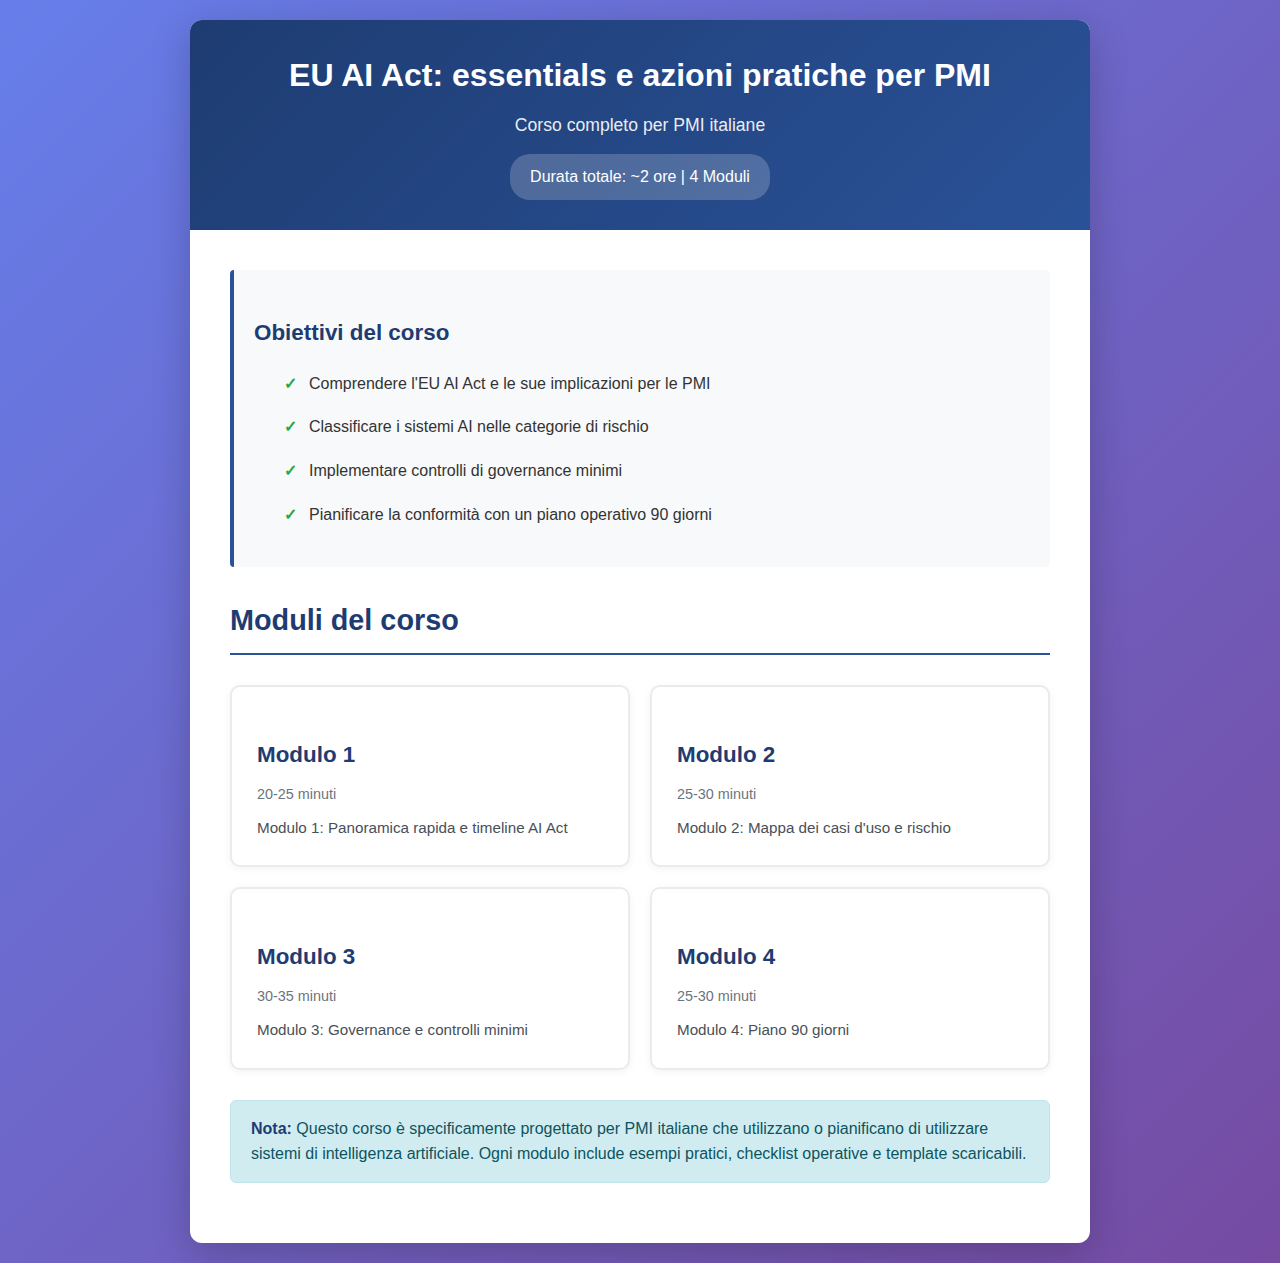
<file: output/eu-ai-act-pmi/index.html>
<!DOCTYPE html>
<html lang="it">
<head>
    <meta charset="UTF-8">
    <meta name="viewport" content="width=device-width, initial-scale=1.0">
    <title>EU AI Act: essentials e azioni pratiche per PMI</title>
    <link rel="stylesheet" href="styles.css">
    <script src="scorm_api.js"></script>
</head>
<body>
    <div class="container">
        <div class="header">
            <h1>EU AI Act: essentials e azioni pratiche per PMI</h1>
            <div class="subtitle">Corso completo per PMI italiane</div>
            <div class="progress-indicator">Durata totale: ~2 ore | 4 Moduli</div>
        </div>

        <div class="content">
            <div class="module-info">
                <h3>Obiettivi del corso</h3>
                <ul>
                    <li>Comprendere l'EU AI Act e le sue implicazioni per le PMI</li>
                    <li>Classificare i sistemi AI nelle categorie di rischio</li>
                    <li>Implementare controlli di governance minimi</li>
                    <li>Pianificare la conformità con un piano operativo 90 giorni</li>
                </ul>
            </div>

            <h2>Moduli del corso</h2>
            <div class="module-grid">
                
        <a href="modulo1.html" class="module-card">
            <h3>Modulo 1</h3>
            <div class="duration">20-25 minuti</div>
            <div class="description">Modulo 1: Panoramica rapida e timeline AI Act</div>
        </a>
        <a href="modulo2.html" class="module-card">
            <h3>Modulo 2</h3>
            <div class="duration">25-30 minuti</div>
            <div class="description">Modulo 2: Mappa dei casi d'uso e rischio</div>
        </a>
        <a href="modulo3.html" class="module-card">
            <h3>Modulo 3</h3>
            <div class="duration">30-35 minuti</div>
            <div class="description">Modulo 3: Governance e controlli minimi</div>
        </a>
        <a href="modulo4.html" class="module-card">
            <h3>Modulo 4</h3>
            <div class="duration">25-30 minuti</div>
            <div class="description">Modulo 4: Piano 90 giorni</div>
        </a>
            </div>

            <div class="info-box">
                <strong>Nota:</strong> Questo corso è specificamente progettato per PMI italiane che utilizzano o pianificano di utilizzare sistemi di intelligenza artificiale. Ogni modulo include esempi pratici, checklist operative e template scaricabili.
            </div>
        </div>
    </div>

    <script>
        window.addEventListener('load', function() {
            initializeSCORM();
        });
    </script>
</body>
</html>
</file>
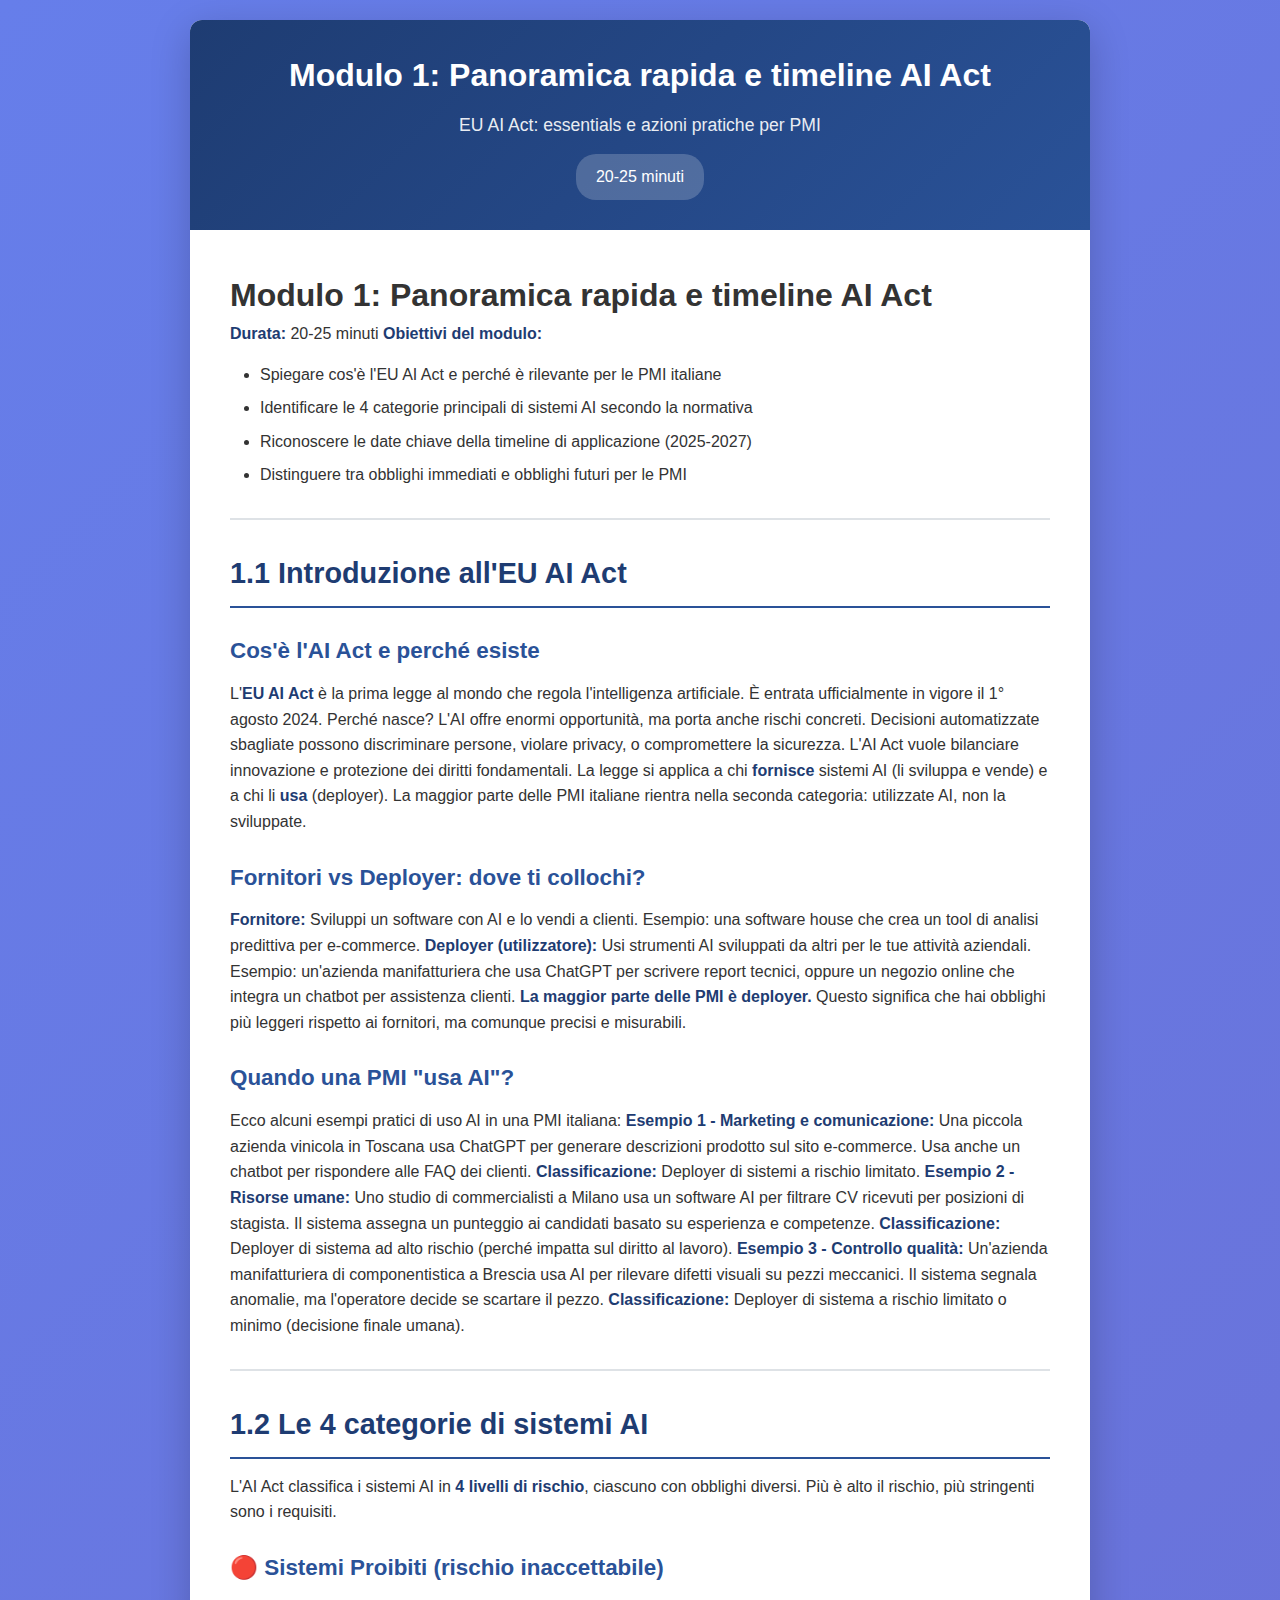
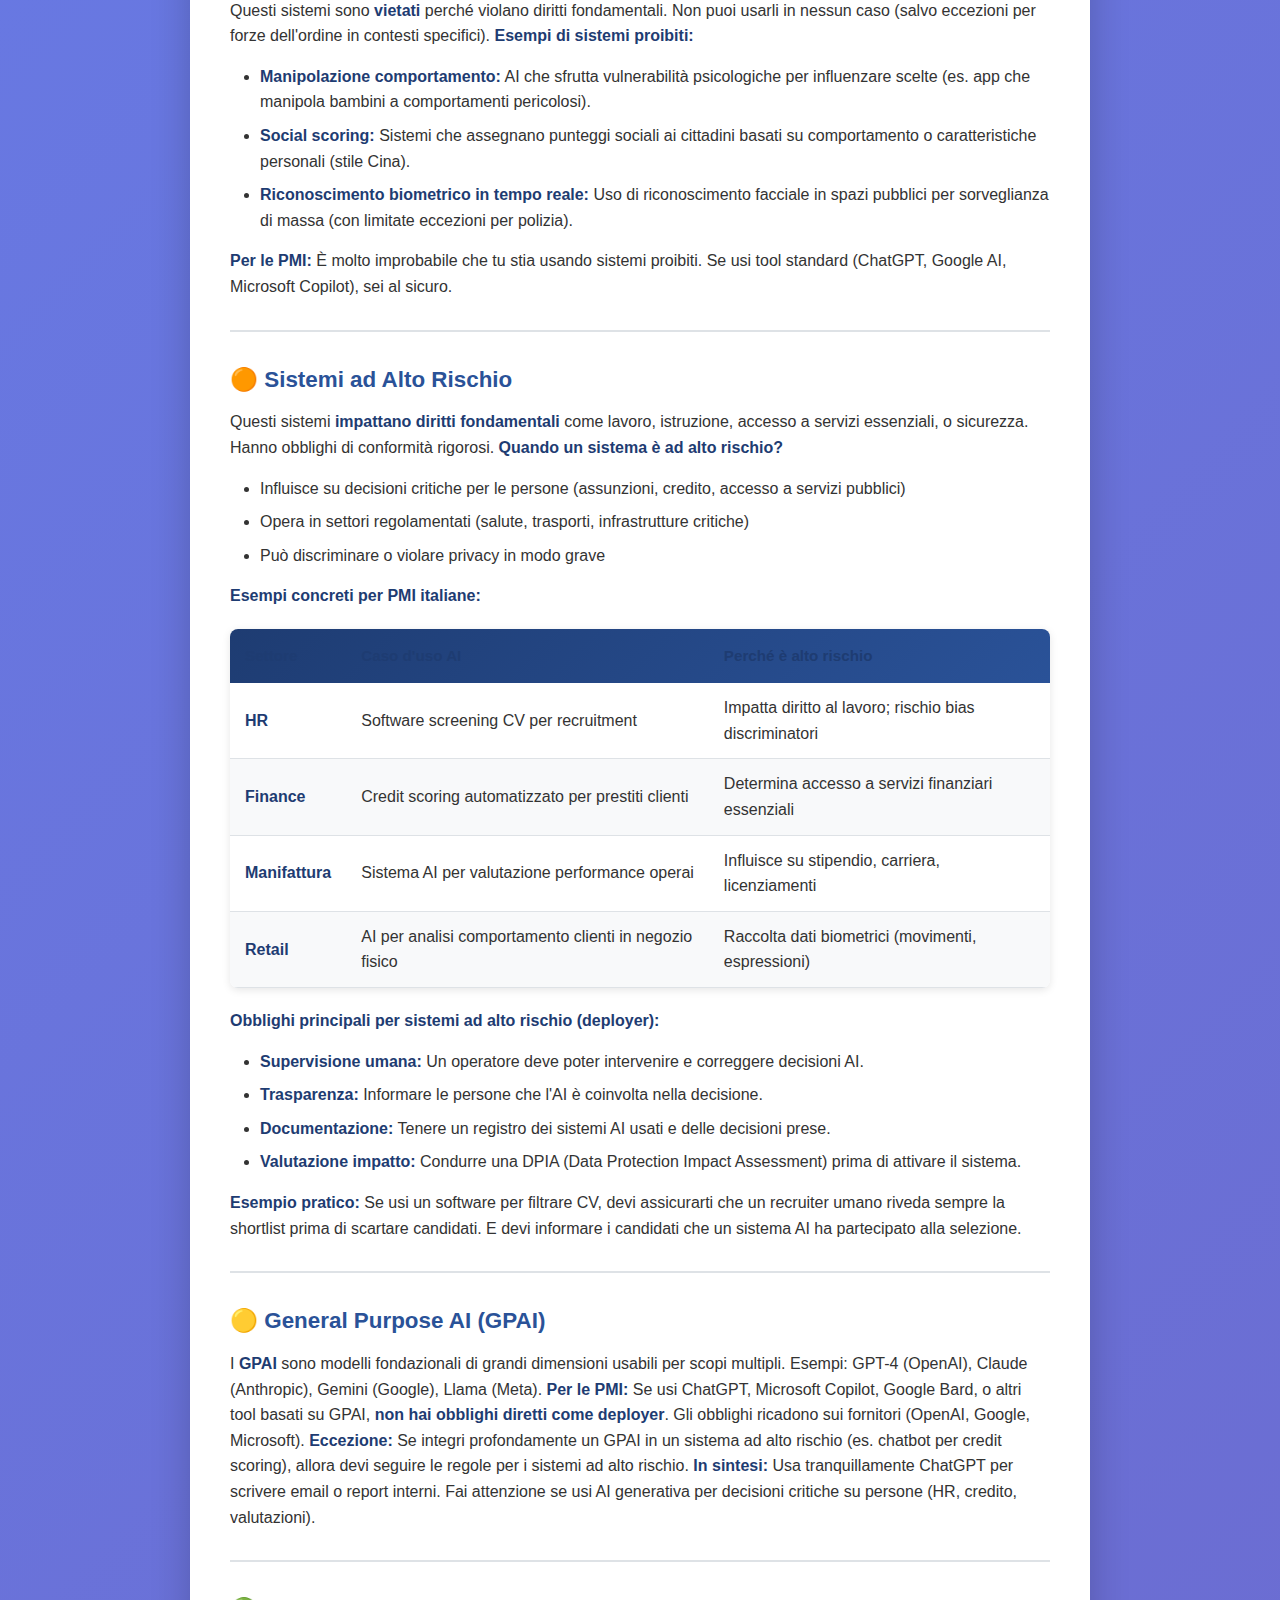
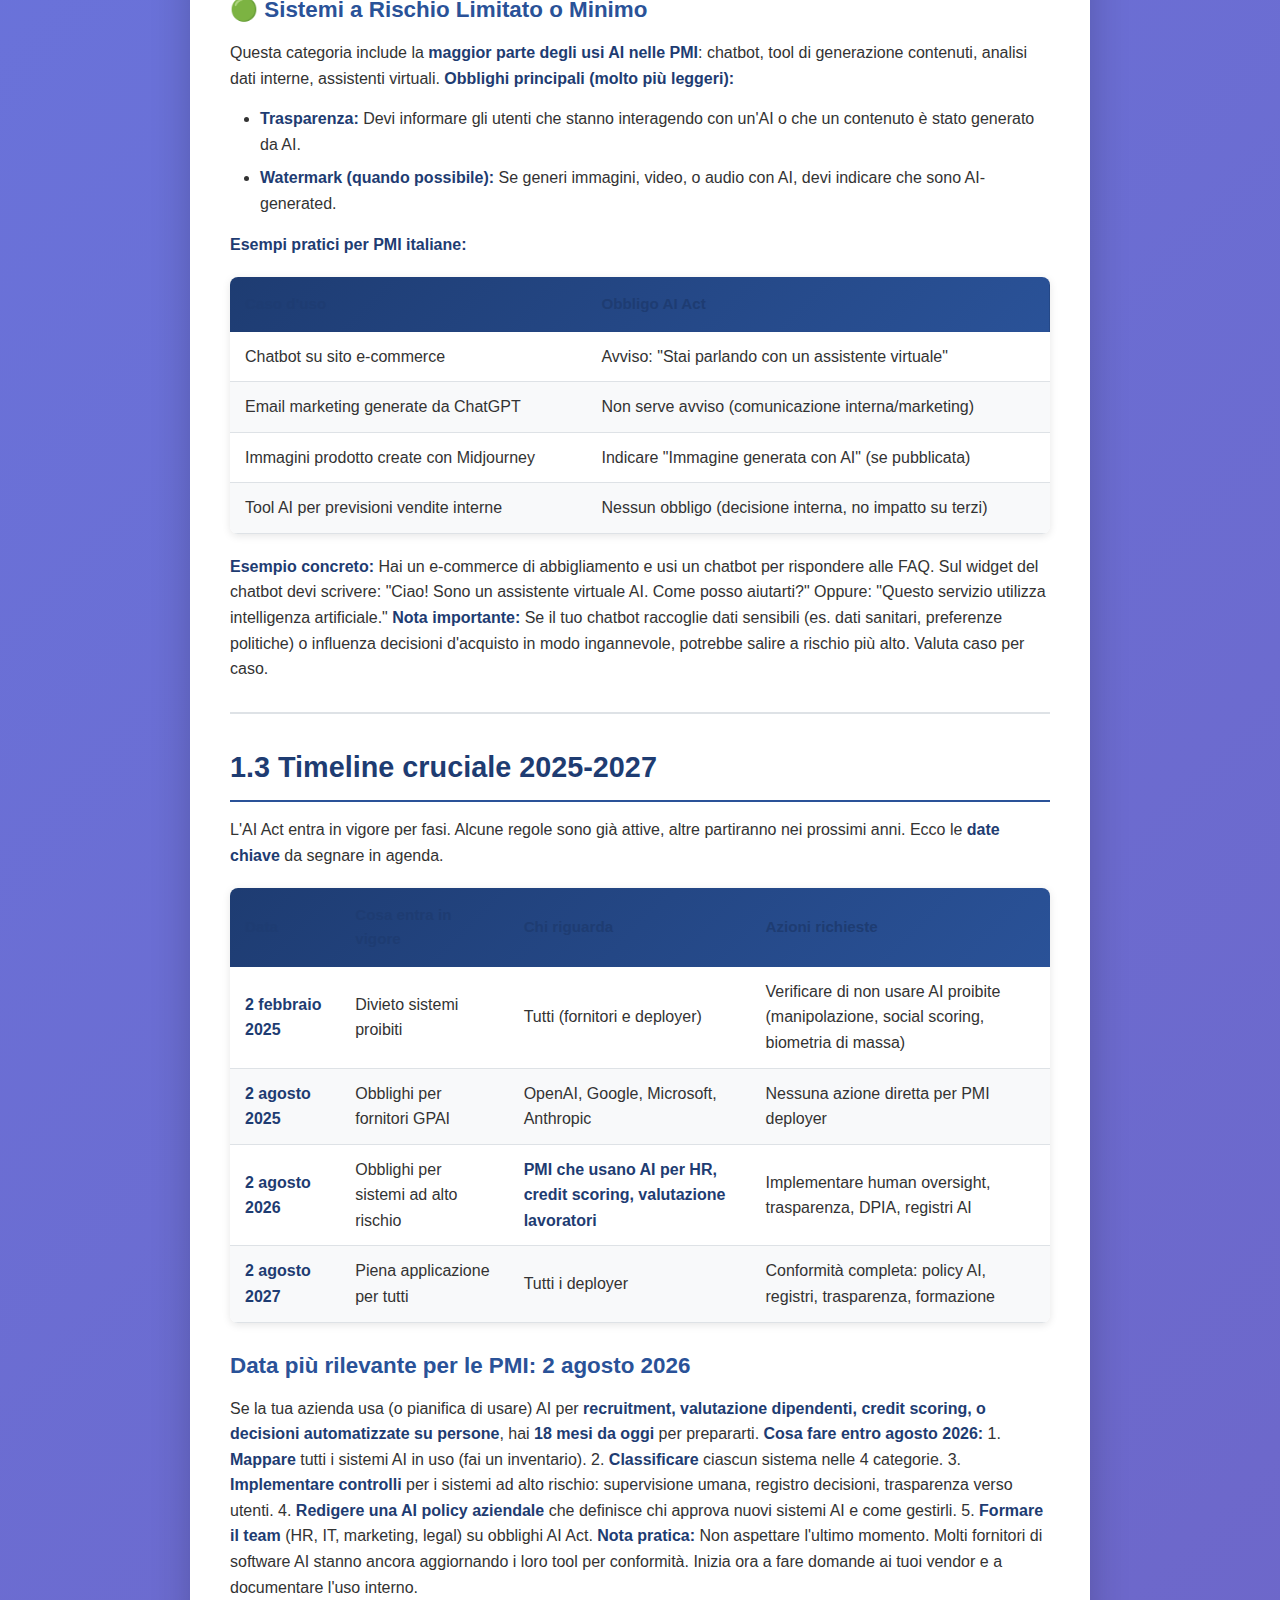
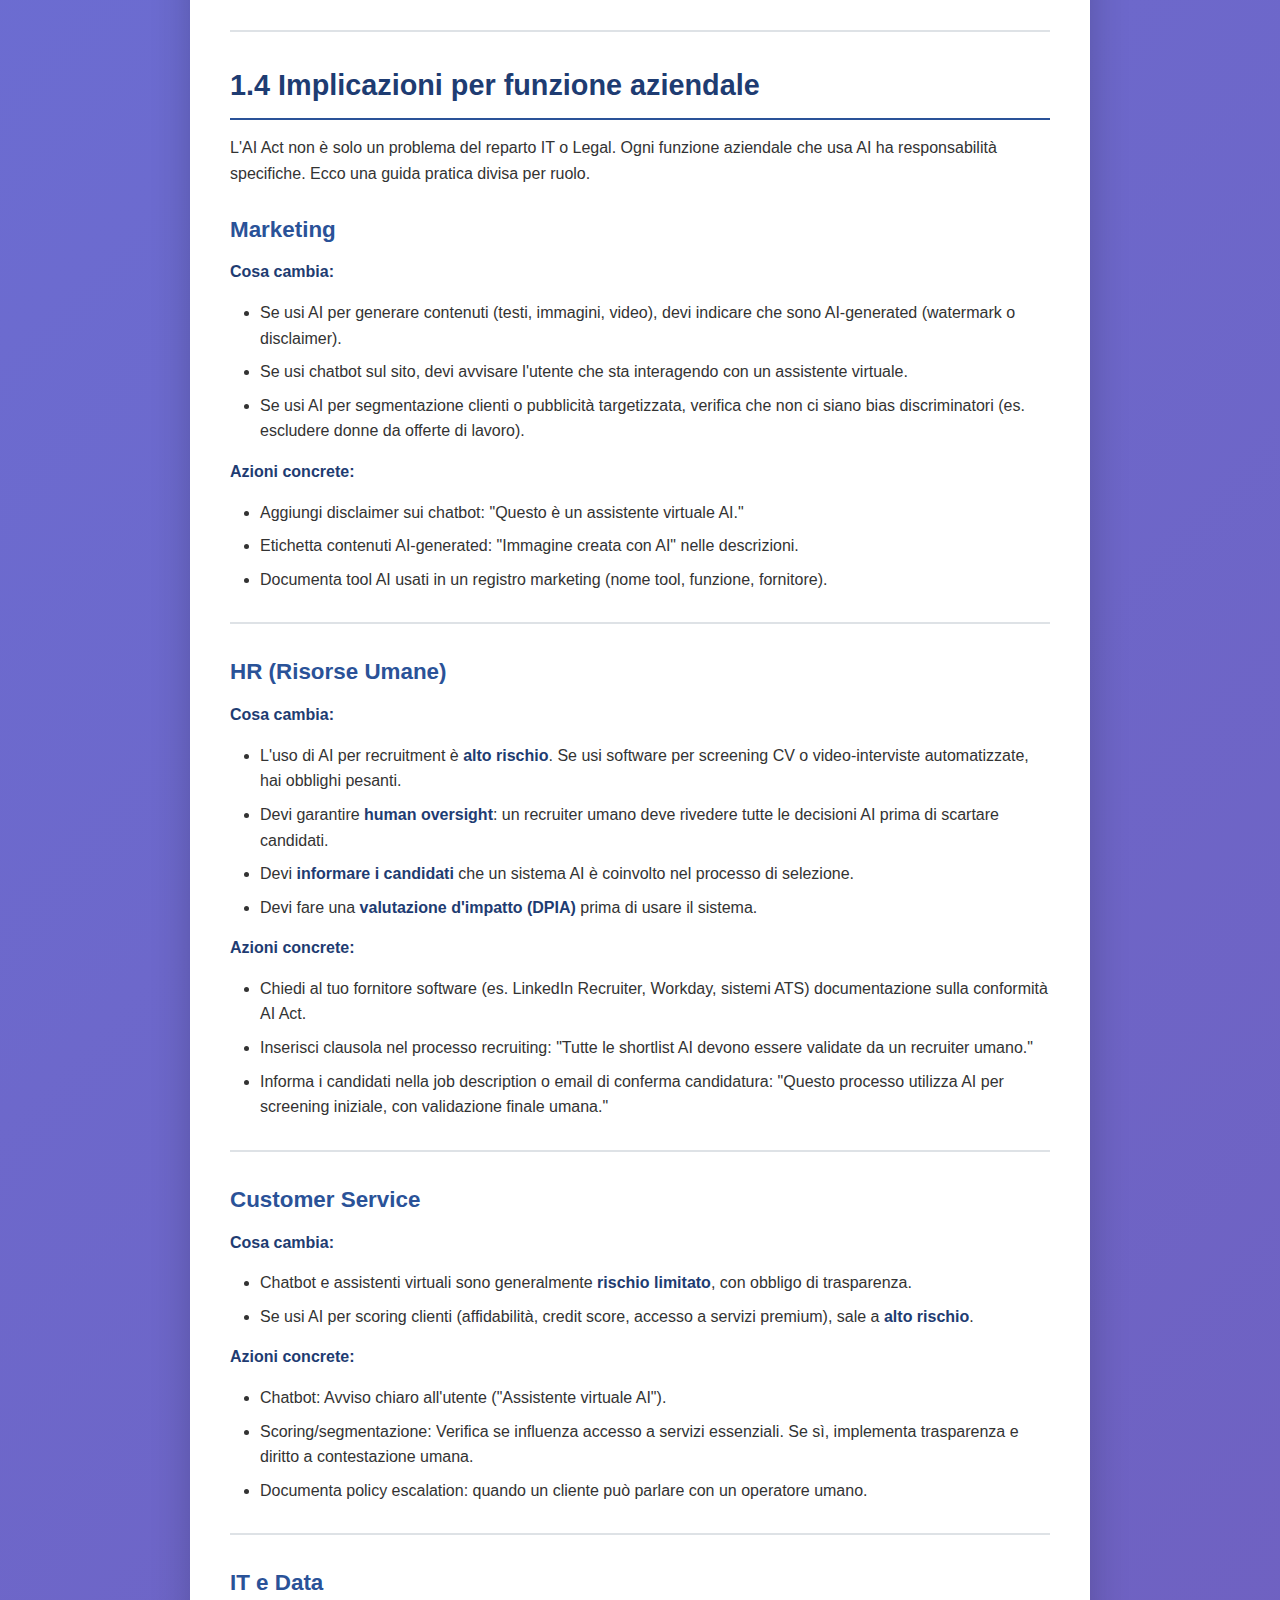
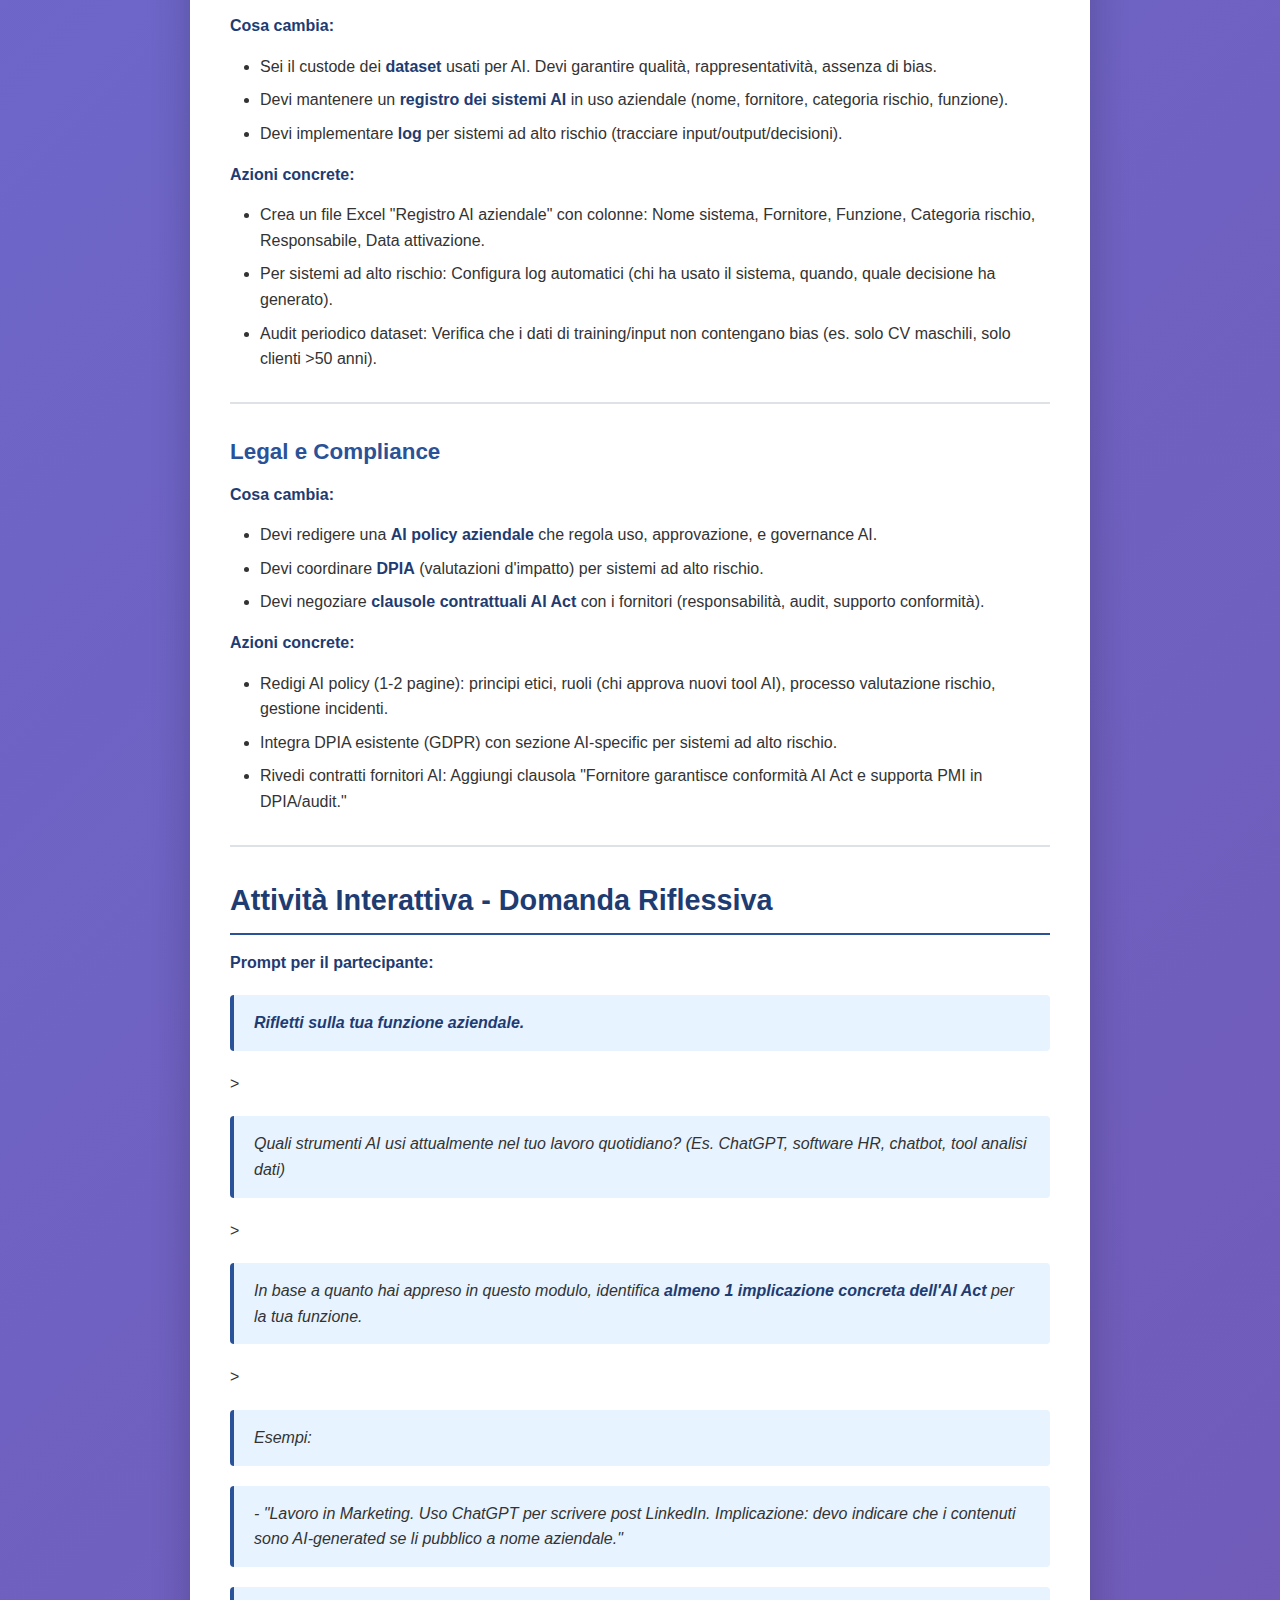
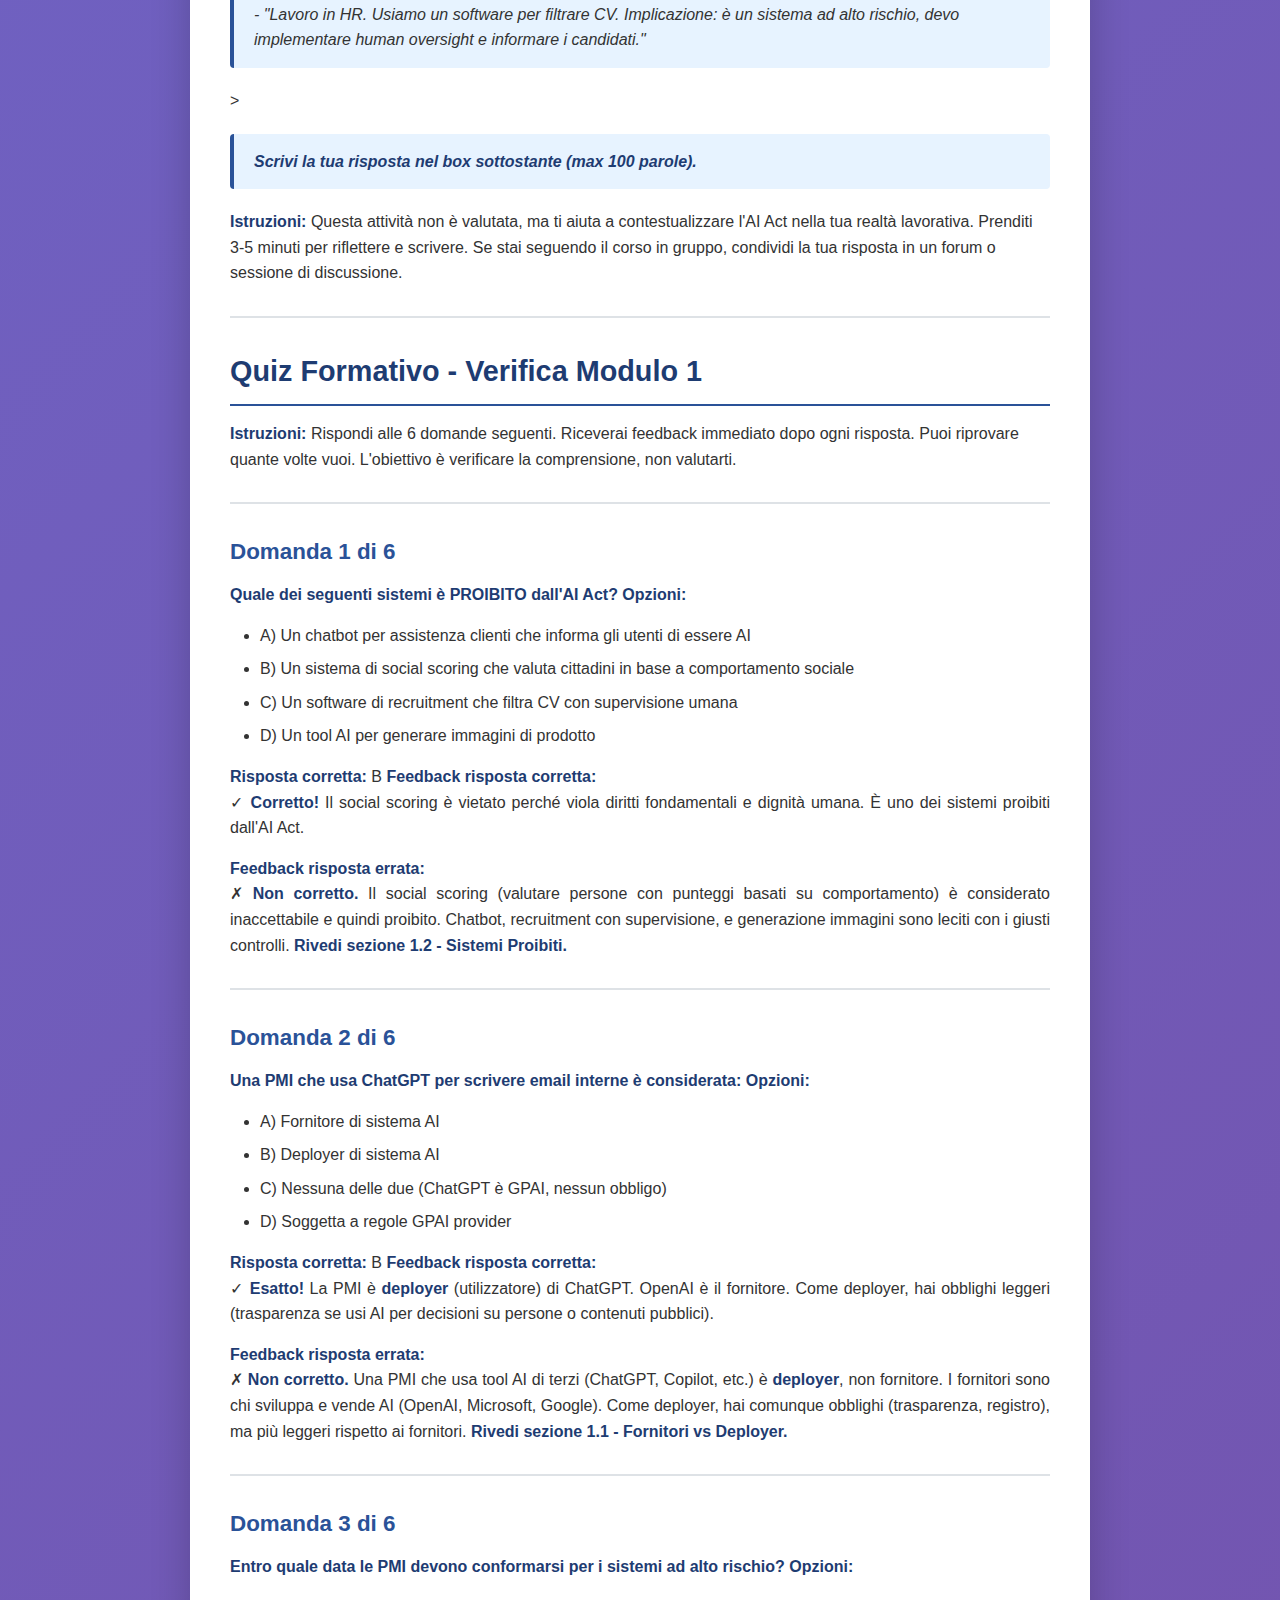
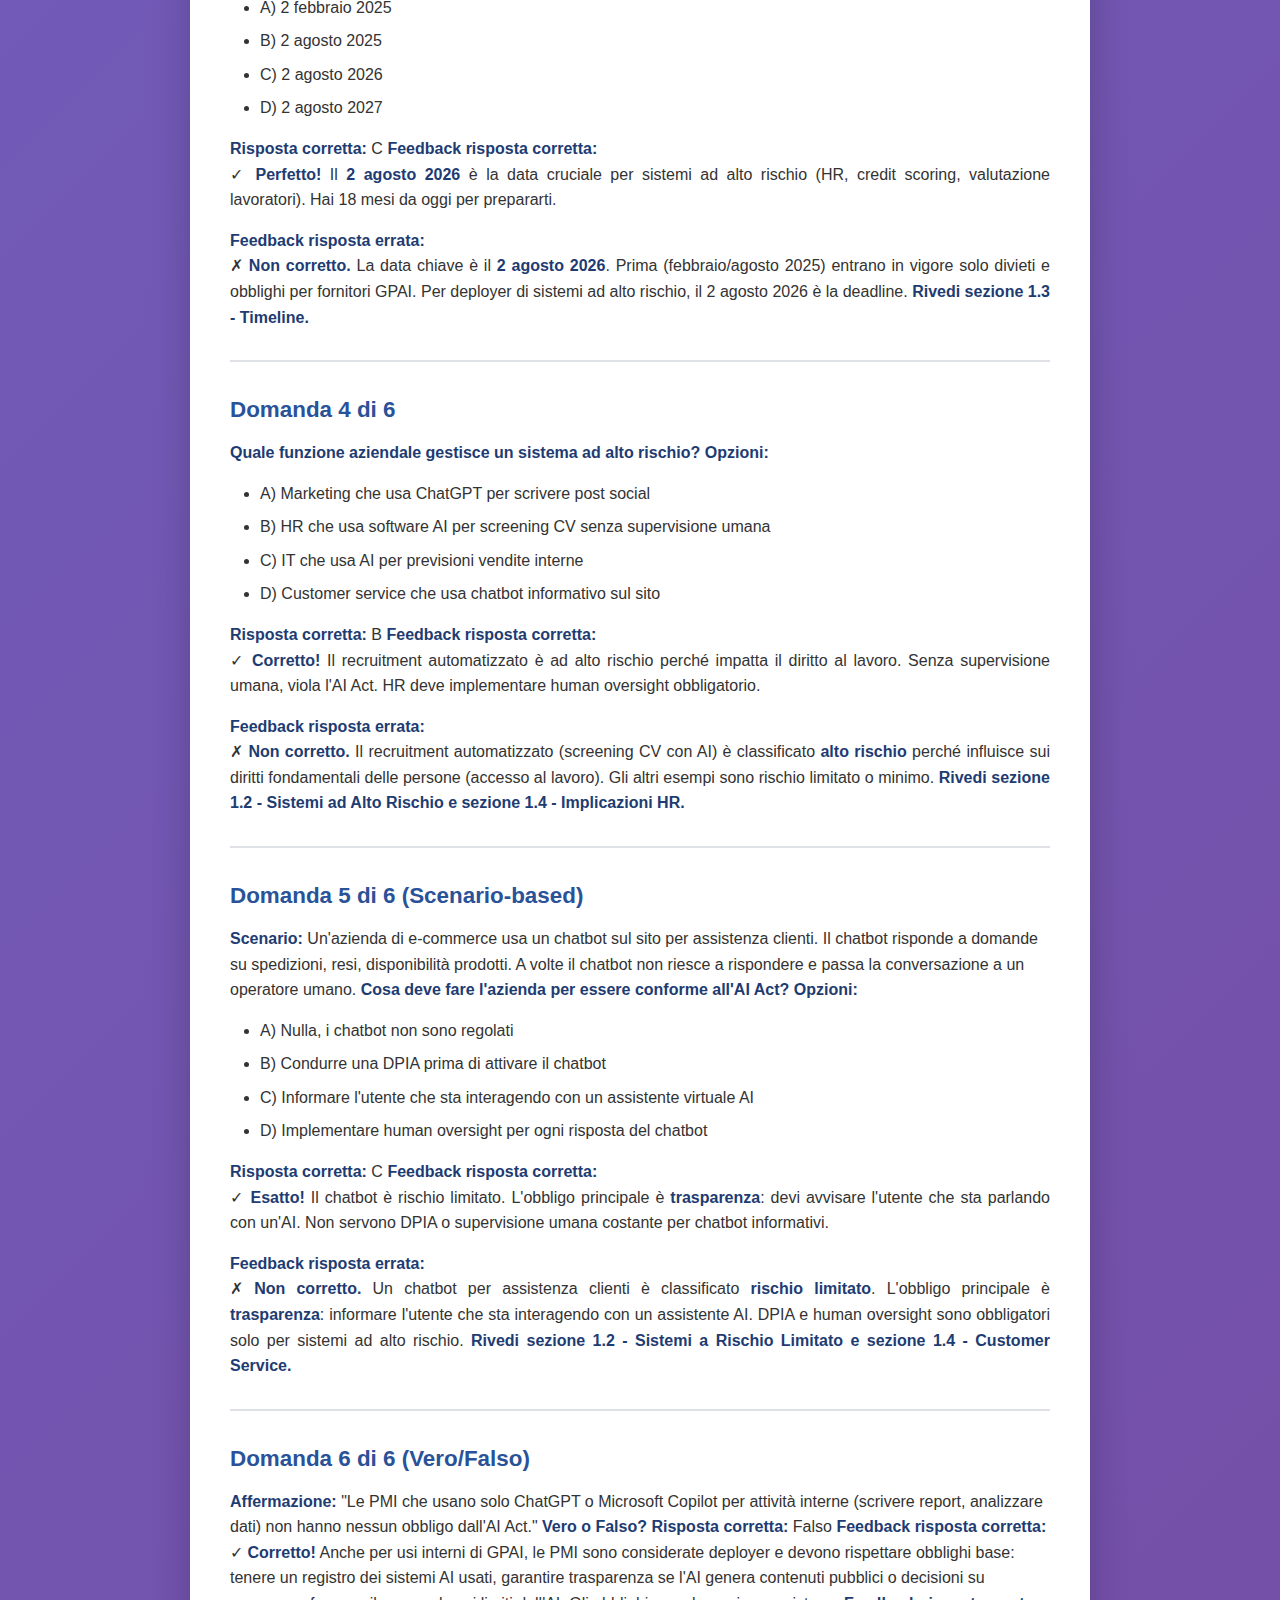
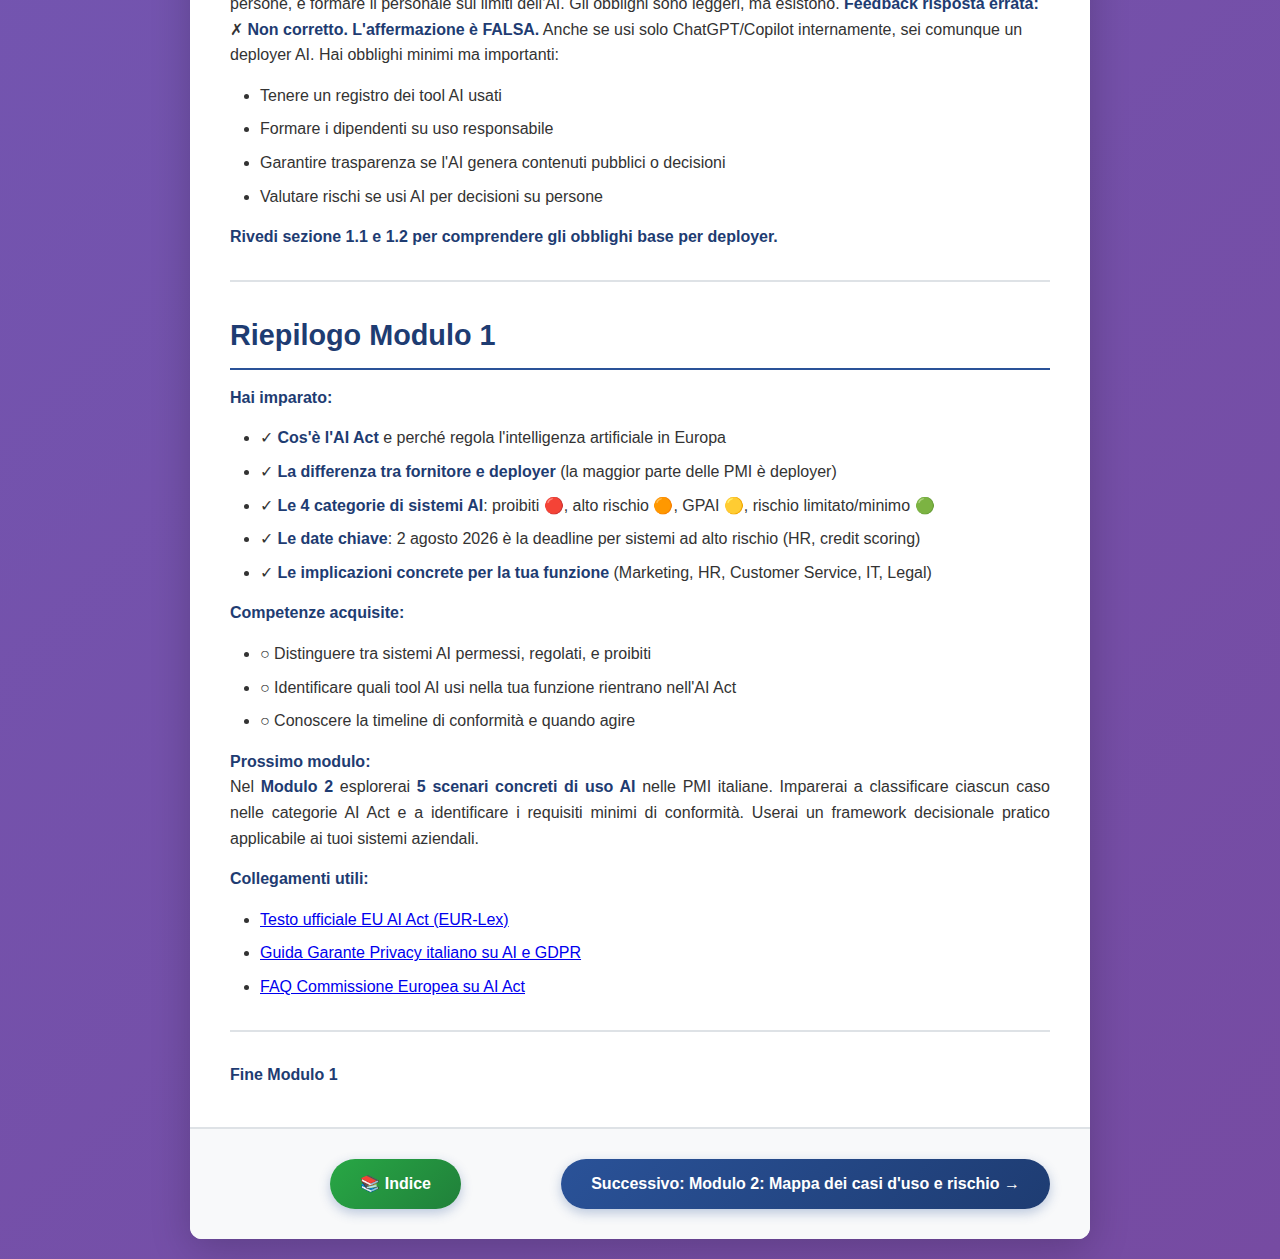
<file: output/eu-ai-act-pmi/modulo1.html>
<!DOCTYPE html>
<html lang="it">
<head>
    <meta charset="UTF-8">
    <meta name="viewport" content="width=device-width, initial-scale=1.0">
    <title>Modulo 1: Panoramica rapida e timeline AI Act - EU AI Act: essentials e azioni pratiche per PMI</title>
    <link rel="stylesheet" href="styles.css">
    <script src="scorm_api.js"></script>
</head>
<body>
    <div class="container">
        <div class="header">
            <h1>Modulo 1: Panoramica rapida e timeline AI Act</h1>
            <div class="subtitle">EU AI Act: essentials e azioni pratiche per PMI</div>
            <div class="progress-indicator">20-25 minuti</div>
        </div>

        <div class="content">
            <h1>Modulo 1: Panoramica rapida e timeline AI Act</h1>

<strong>Durata:</strong> 20-25 minuti

<strong>Obiettivi del modulo:</strong>
<ul>
<li>Spiegare cos'è l'EU AI Act e perché è rilevante per le PMI italiane</li>
<li>Identificare le 4 categorie principali di sistemi AI secondo la normativa</li>
<li>Riconoscere le date chiave della timeline di applicazione (2025-2027)</li>
<li>Distinguere tra obblighi immediati e obblighi futuri per le PMI</li>
</ul>

<hr>

<h2>1.1 Introduzione all'EU AI Act</h2>

<h3>Cos'è l'AI Act e perché esiste</h3>

L'<strong>EU AI Act</strong> è la prima legge al mondo che regola l'intelligenza artificiale. È entrata ufficialmente in vigore il 1° agosto 2024.

Perché nasce? L'AI offre enormi opportunità, ma porta anche rischi concreti. Decisioni automatizzate sbagliate possono discriminare persone, violare privacy, o compromettere la sicurezza. L'AI Act vuole bilanciare innovazione e protezione dei diritti fondamentali.

La legge si applica a chi <strong>fornisce</strong> sistemi AI (li sviluppa e vende) e a chi li <strong>usa</strong> (deployer). La maggior parte delle PMI italiane rientra nella seconda categoria: utilizzate AI, non la sviluppate.

<h3>Fornitori vs Deployer: dove ti collochi?</h3>

<strong>Fornitore:</strong> Sviluppi un software con AI e lo vendi a clienti. Esempio: una software house che crea un tool di analisi predittiva per e-commerce.

<strong>Deployer (utilizzatore):</strong> Usi strumenti AI sviluppati da altri per le tue attività aziendali. Esempio: un'azienda manifatturiera che usa ChatGPT per scrivere report tecnici, oppure un negozio online che integra un chatbot per assistenza clienti.

<strong>La maggior parte delle PMI è deployer.</strong> Questo significa che hai obblighi più leggeri rispetto ai fornitori, ma comunque precisi e misurabili.

<h3>Quando una PMI "usa AI"?</h3>

Ecco alcuni esempi pratici di uso AI in una PMI italiana:

<strong>Esempio 1 - Marketing e comunicazione:</strong>
Una piccola azienda vinicola in Toscana usa ChatGPT per generare descrizioni prodotto sul sito e-commerce. Usa anche un chatbot per rispondere alle FAQ dei clienti. <strong>Classificazione:</strong> Deployer di sistemi a rischio limitato.

<strong>Esempio 2 - Risorse umane:</strong>
Uno studio di commercialisti a Milano usa un software AI per filtrare CV ricevuti per posizioni di stagista. Il sistema assegna un punteggio ai candidati basato su esperienza e competenze. <strong>Classificazione:</strong> Deployer di sistema ad alto rischio (perché impatta sul diritto al lavoro).

<strong>Esempio 3 - Controllo qualità:</strong>
Un'azienda manifatturiera di componentistica a Brescia usa AI per rilevare difetti visuali su pezzi meccanici. Il sistema segnala anomalie, ma l'operatore decide se scartare il pezzo. <strong>Classificazione:</strong> Deployer di sistema a rischio limitato o minimo (decisione finale umana).

<hr>

<h2>1.2 Le 4 categorie di sistemi AI</h2>

L'AI Act classifica i sistemi AI in <strong>4 livelli di rischio</strong>, ciascuno con obblighi diversi. Più è alto il rischio, più stringenti sono i requisiti.

<h3>🔴 Sistemi Proibiti (rischio inaccettabile)</h3>

Questi sistemi sono <strong>vietati</strong> perché violano diritti fondamentali. Non puoi usarli in nessun caso (salvo eccezioni per forze dell'ordine in contesti specifici).

<strong>Esempi di sistemi proibiti:</strong>
<ul>
<li><strong>Manipolazione comportamento:</strong> AI che sfrutta vulnerabilità psicologiche per influenzare scelte (es. app che manipola bambini a comportamenti pericolosi).</li>
<li><strong>Social scoring:</strong> Sistemi che assegnano punteggi sociali ai cittadini basati su comportamento o caratteristiche personali (stile Cina).</li>
<li><strong>Riconoscimento biometrico in tempo reale:</strong> Uso di riconoscimento facciale in spazi pubblici per sorveglianza di massa (con limitate eccezioni per polizia).</li>
</ul>

<strong>Per le PMI:</strong> È molto improbabile che tu stia usando sistemi proibiti. Se usi tool standard (ChatGPT, Google AI, Microsoft Copilot), sei al sicuro.

<hr>

<h3>🟠 Sistemi ad Alto Rischio</h3>

Questi sistemi <strong>impattano diritti fondamentali</strong> come lavoro, istruzione, accesso a servizi essenziali, o sicurezza. Hanno obblighi di conformità rigorosi.

<strong>Quando un sistema è ad alto rischio?</strong>
<ul>
<li>Influisce su decisioni critiche per le persone (assunzioni, credito, accesso a servizi pubblici)</li>
<li>Opera in settori regolamentati (salute, trasporti, infrastrutture critiche)</li>
<li>Può discriminare o violare privacy in modo grave</li>
</ul>

<strong>Esempi concreti per PMI italiane:</strong>

<table>
<thead>
<tr>
<th><strong>Settore</strong></th>
<th><strong>Caso d'uso AI</strong></th>
<th><strong>Perché è alto rischio</strong></th>
</tr>
</thead>
<tbody>
<tr>
<td><strong>HR</strong></td>
<td>Software screening CV per recruitment</td>
<td>Impatta diritto al lavoro; rischio bias discriminatori</td>
</tr>
<tr>
<td><strong>Finance</strong></td>
<td>Credit scoring automatizzato per prestiti clienti</td>
<td>Determina accesso a servizi finanziari essenziali</td>
</tr>
<tr>
<td><strong>Manifattura</strong></td>
<td>Sistema AI per valutazione performance operai</td>
<td>Influisce su stipendio, carriera, licenziamenti</td>
</tr>
<tr>
<td><strong>Retail</strong></td>
<td>AI per analisi comportamento clienti in negozio fisico</td>
<td>Raccolta dati biometrici (movimenti, espressioni)</td>
</tr>
</tbody>
</table>

<strong>Obblighi principali per sistemi ad alto rischio (deployer):</strong>
<ul>
<li><strong>Supervisione umana:</strong> Un operatore deve poter intervenire e correggere decisioni AI.</li>
<li><strong>Trasparenza:</strong> Informare le persone che l'AI è coinvolta nella decisione.</li>
<li><strong>Documentazione:</strong> Tenere un registro dei sistemi AI usati e delle decisioni prese.</li>
<li><strong>Valutazione impatto:</strong> Condurre una DPIA (Data Protection Impact Assessment) prima di attivare il sistema.</li>
</ul>

<strong>Esempio pratico:</strong> Se usi un software per filtrare CV, devi assicurarti che un recruiter umano riveda sempre la shortlist prima di scartare candidati. E devi informare i candidati che un sistema AI ha partecipato alla selezione.

<hr>

<h3>🟡 General Purpose AI (GPAI)</h3>

I <strong>GPAI</strong> sono modelli fondazionali di grandi dimensioni usabili per scopi multipli. Esempi: GPT-4 (OpenAI), Claude (Anthropic), Gemini (Google), Llama (Meta).

<strong>Per le PMI:</strong> Se usi ChatGPT, Microsoft Copilot, Google Bard, o altri tool basati su GPAI, <strong>non hai obblighi diretti come deployer</strong>. Gli obblighi ricadono sui fornitori (OpenAI, Google, Microsoft).

<strong>Eccezione:</strong> Se integri profondamente un GPAI in un sistema ad alto rischio (es. chatbot per credit scoring), allora devi seguire le regole per i sistemi ad alto rischio.

<strong>In sintesi:</strong> Usa tranquillamente ChatGPT per scrivere email o report interni. Fai attenzione se usi AI generativa per decisioni critiche su persone (HR, credito, valutazioni).

<hr>

<h3>🟢 Sistemi a Rischio Limitato o Minimo</h3>

Questa categoria include la <strong>maggior parte degli usi AI nelle PMI</strong>: chatbot, tool di generazione contenuti, analisi dati interne, assistenti virtuali.

<strong>Obblighi principali (molto più leggeri):</strong>
<ul>
<li><strong>Trasparenza:</strong> Devi informare gli utenti che stanno interagendo con un'AI o che un contenuto è stato generato da AI.</li>
<li><strong>Watermark (quando possibile):</strong> Se generi immagini, video, o audio con AI, devi indicare che sono AI-generated.</li>
</ul>

<strong>Esempi pratici per PMI italiane:</strong>

<table>
<thead>
<tr>
<th><strong>Caso d'uso</strong></th>
<th><strong>Obbligo AI Act</strong></th>
</tr>
</thead>
<tbody>
<tr>
<td>Chatbot su sito e-commerce</td>
<td>Avviso: "Stai parlando con un assistente virtuale"</td>
</tr>
<tr>
<td>Email marketing generate da ChatGPT</td>
<td>Non serve avviso (comunicazione interna/marketing)</td>
</tr>
<tr>
<td>Immagini prodotto create con Midjourney</td>
<td>Indicare "Immagine generata con AI" (se pubblicata)</td>
</tr>
<tr>
<td>Tool AI per previsioni vendite interne</td>
<td>Nessun obbligo (decisione interna, no impatto su terzi)</td>
</tr>
</tbody>
</table>

<strong>Esempio concreto:</strong> Hai un e-commerce di abbigliamento e usi un chatbot per rispondere alle FAQ. Sul widget del chatbot devi scrivere: "Ciao! Sono un assistente virtuale AI. Come posso aiutarti?" Oppure: "Questo servizio utilizza intelligenza artificiale."

<strong>Nota importante:</strong> Se il tuo chatbot raccoglie dati sensibili (es. dati sanitari, preferenze politiche) o influenza decisioni d'acquisto in modo ingannevole, potrebbe salire a rischio più alto. Valuta caso per caso.

<hr>

<h2>1.3 Timeline cruciale 2025-2027</h2>

L'AI Act entra in vigore per fasi. Alcune regole sono già attive, altre partiranno nei prossimi anni. Ecco le <strong>date chiave</strong> da segnare in agenda.

<table>
<thead>
<tr>
<th><strong>Data</strong></th>
<th><strong>Cosa entra in vigore</strong></th>
<th><strong>Chi riguarda</strong></th>
<th><strong>Azioni richieste</strong></th>
</tr>
</thead>
<tbody>
<tr>
<td><strong>2 febbraio 2025</strong></td>
<td>Divieto sistemi proibiti</td>
<td>Tutti (fornitori e deployer)</td>
<td>Verificare di non usare AI proibite (manipolazione, social scoring, biometria di massa)</td>
</tr>
<tr>
<td><strong>2 agosto 2025</strong></td>
<td>Obblighi per fornitori GPAI</td>
<td>OpenAI, Google, Microsoft, Anthropic</td>
<td>Nessuna azione diretta per PMI deployer</td>
</tr>
<tr>
<td><strong>2 agosto 2026</strong></td>
<td>Obblighi per sistemi ad alto rischio</td>
<td><strong>PMI che usano AI per HR, credit scoring, valutazione lavoratori</strong></td>
<td>Implementare human oversight, trasparenza, DPIA, registri AI</td>
</tr>
<tr>
<td><strong>2 agosto 2027</strong></td>
<td>Piena applicazione per tutti</td>
<td>Tutti i deployer</td>
<td>Conformità completa: policy AI, registri, trasparenza, formazione</td>
</tr>
</tbody>
</table>

<h3>Data più rilevante per le PMI: 2 agosto 2026</h3>

Se la tua azienda usa (o pianifica di usare) AI per <strong>recruitment, valutazione dipendenti, credit scoring, o decisioni automatizzate su persone</strong>, hai <strong>18 mesi da oggi</strong> per prepararti.

<strong>Cosa fare entro agosto 2026:</strong>
1. <strong>Mappare</strong> tutti i sistemi AI in uso (fai un inventario).
2. <strong>Classificare</strong> ciascun sistema nelle 4 categorie.
3. <strong>Implementare controlli</strong> per i sistemi ad alto rischio: supervisione umana, registro decisioni, trasparenza verso utenti.
4. <strong>Redigere una AI policy aziendale</strong> che definisce chi approva nuovi sistemi AI e come gestirli.
5. <strong>Formare il team</strong> (HR, IT, marketing, legal) su obblighi AI Act.

<strong>Nota pratica:</strong> Non aspettare l'ultimo momento. Molti fornitori di software AI stanno ancora aggiornando i loro tool per conformità. Inizia ora a fare domande ai tuoi vendor e a documentare l'uso interno.

<hr>

<h2>1.4 Implicazioni per funzione aziendale</h2>

L'AI Act non è solo un problema del reparto IT o Legal. Ogni funzione aziendale che usa AI ha responsabilità specifiche. Ecco una guida pratica divisa per ruolo.

<h3>Marketing</h3>

<strong>Cosa cambia:</strong>
<ul>
<li>Se usi AI per generare contenuti (testi, immagini, video), devi indicare che sono AI-generated (watermark o disclaimer).</li>
<li>Se usi chatbot sul sito, devi avvisare l'utente che sta interagendo con un assistente virtuale.</li>
<li>Se usi AI per segmentazione clienti o pubblicità targetizzata, verifica che non ci siano bias discriminatori (es. escludere donne da offerte di lavoro).</li>
</ul>

<strong>Azioni concrete:</strong>
<ul>
<li>Aggiungi disclaimer sui chatbot: "Questo è un assistente virtuale AI."</li>
<li>Etichetta contenuti AI-generated: "Immagine creata con AI" nelle descrizioni.</li>
<li>Documenta tool AI usati in un registro marketing (nome tool, funzione, fornitore).</li>
</ul>

<hr>

<h3>HR (Risorse Umane)</h3>

<strong>Cosa cambia:</strong>
<ul>
<li>L'uso di AI per recruitment è <strong>alto rischio</strong>. Se usi software per screening CV o video-interviste automatizzate, hai obblighi pesanti.</li>
<li>Devi garantire <strong>human oversight</strong>: un recruiter umano deve rivedere tutte le decisioni AI prima di scartare candidati.</li>
<li>Devi <strong>informare i candidati</strong> che un sistema AI è coinvolto nel processo di selezione.</li>
<li>Devi fare una <strong>valutazione d'impatto (DPIA)</strong> prima di usare il sistema.</li>
</ul>

<strong>Azioni concrete:</strong>
<ul>
<li>Chiedi al tuo fornitore software (es. LinkedIn Recruiter, Workday, sistemi ATS) documentazione sulla conformità AI Act.</li>
<li>Inserisci clausola nel processo recruiting: "Tutte le shortlist AI devono essere validate da un recruiter umano."</li>
<li>Informa i candidati nella job description o email di conferma candidatura: "Questo processo utilizza AI per screening iniziale, con validazione finale umana."</li>
</ul>

<hr>

<h3>Customer Service</h3>

<strong>Cosa cambia:</strong>
<ul>
<li>Chatbot e assistenti virtuali sono generalmente <strong>rischio limitato</strong>, con obbligo di trasparenza.</li>
<li>Se usi AI per scoring clienti (affidabilità, credit score, accesso a servizi premium), sale a <strong>alto rischio</strong>.</li>
</ul>

<strong>Azioni concrete:</strong>
<ul>
<li>Chatbot: Avviso chiaro all'utente ("Assistente virtuale AI").</li>
<li>Scoring/segmentazione: Verifica se influenza accesso a servizi essenziali. Se sì, implementa trasparenza e diritto a contestazione umana.</li>
<li>Documenta policy escalation: quando un cliente può parlare con un operatore umano.</li>
</ul>

<hr>

<h3>IT e Data</h3>

<strong>Cosa cambia:</strong>
<ul>
<li>Sei il custode dei <strong>dataset</strong> usati per AI. Devi garantire qualità, rappresentatività, assenza di bias.</li>
<li>Devi mantenere un <strong>registro dei sistemi AI</strong> in uso aziendale (nome, fornitore, categoria rischio, funzione).</li>
<li>Devi implementare <strong>log</strong> per sistemi ad alto rischio (tracciare input/output/decisioni).</li>
</ul>

<strong>Azioni concrete:</strong>
<ul>
<li>Crea un file Excel "Registro AI aziendale" con colonne: Nome sistema, Fornitore, Funzione, Categoria rischio, Responsabile, Data attivazione.</li>
<li>Per sistemi ad alto rischio: Configura log automatici (chi ha usato il sistema, quando, quale decisione ha generato).</li>
<li>Audit periodico dataset: Verifica che i dati di training/input non contengano bias (es. solo CV maschili, solo clienti >50 anni).</li>
</ul>

<hr>

<h3>Legal e Compliance</h3>

<strong>Cosa cambia:</strong>
<ul>
<li>Devi redigere una <strong>AI policy aziendale</strong> che regola uso, approvazione, e governance AI.</li>
<li>Devi coordinare <strong>DPIA</strong> (valutazioni d'impatto) per sistemi ad alto rischio.</li>
<li>Devi negoziare <strong>clausole contrattuali AI Act</strong> con i fornitori (responsabilità, audit, supporto conformità).</li>
</ul>

<strong>Azioni concrete:</strong>
<ul>
<li>Redigi AI policy (1-2 pagine): principi etici, ruoli (chi approva nuovi tool AI), processo valutazione rischio, gestione incidenti.</li>
<li>Integra DPIA esistente (GDPR) con sezione AI-specific per sistemi ad alto rischio.</li>
<li>Rivedi contratti fornitori AI: Aggiungi clausola "Fornitore garantisce conformità AI Act e supporta PMI in DPIA/audit."</li>
</ul>

<hr>

<h2>Attività Interattiva - Domanda Riflessiva</h2>

<strong>Prompt per il partecipante:</strong>

<blockquote><strong>Rifletti sulla tua funzione aziendale.</strong></blockquote>
>
<blockquote>Quali strumenti AI usi attualmente nel tuo lavoro quotidiano? (Es. ChatGPT, software HR, chatbot, tool analisi dati)</blockquote>
>
<blockquote>In base a quanto hai appreso in questo modulo, identifica <strong>almeno 1 implicazione concreta dell'AI Act</strong> per la tua funzione.</blockquote>
>
<blockquote>Esempi:</blockquote>
<blockquote>- "Lavoro in Marketing. Uso ChatGPT per scrivere post LinkedIn. Implicazione: devo indicare che i contenuti sono AI-generated se li pubblico a nome aziendale."</blockquote>
<blockquote>- "Lavoro in HR. Usiamo un software per filtrare CV. Implicazione: è un sistema ad alto rischio, devo implementare human oversight e informare i candidati."</blockquote>
>
<blockquote><strong>Scrivi la tua risposta nel box sottostante (max 100 parole).</strong></blockquote>

<strong>Istruzioni:</strong>
Questa attività non è valutata, ma ti aiuta a contestualizzare l'AI Act nella tua realtà lavorativa. Prenditi 3-5 minuti per riflettere e scrivere. Se stai seguendo il corso in gruppo, condividi la tua risposta in un forum o sessione di discussione.

<hr>

<h2>Quiz Formativo - Verifica Modulo 1</h2>

<strong>Istruzioni:</strong> Rispondi alle 6 domande seguenti. Riceverai feedback immediato dopo ogni risposta. Puoi riprovare quante volte vuoi. L'obiettivo è verificare la comprensione, non valutarti.

<hr>

<h3>Domanda 1 di 6</h3>

<strong>Quale dei seguenti sistemi è PROIBITO dall'AI Act?</strong>

<strong>Opzioni:</strong>
<ul>
<li>A) Un chatbot per assistenza clienti che informa gli utenti di essere AI</li>
<li>B) Un sistema di social scoring che valuta cittadini in base a comportamento sociale</li>
<li>C) Un software di recruitment che filtra CV con supervisione umana</li>
<li>D) Un tool AI per generare immagini di prodotto</li>
</ul>

<strong>Risposta corretta:</strong> B

<strong>Feedback risposta corretta:</strong>
<p>✓ <strong>Corretto!</strong> Il social scoring è vietato perché viola diritti fondamentali e dignità umana. È uno dei sistemi proibiti dall'AI Act.</p>

<strong>Feedback risposta errata:</strong>
<p>✗ <strong>Non corretto.</strong> Il social scoring (valutare persone con punteggi basati su comportamento) è considerato inaccettabile e quindi proibito. Chatbot, recruitment con supervisione, e generazione immagini sono leciti con i giusti controlli. <strong>Rivedi sezione 1.2 - Sistemi Proibiti.</strong></p>

<hr>

<h3>Domanda 2 di 6</h3>

<strong>Una PMI che usa ChatGPT per scrivere email interne è considerata:</strong>

<strong>Opzioni:</strong>
<ul>
<li>A) Fornitore di sistema AI</li>
<li>B) Deployer di sistema AI</li>
<li>C) Nessuna delle due (ChatGPT è GPAI, nessun obbligo)</li>
<li>D) Soggetta a regole GPAI provider</li>
</ul>

<strong>Risposta corretta:</strong> B

<strong>Feedback risposta corretta:</strong>
<p>✓ <strong>Esatto!</strong> La PMI è <strong>deployer</strong> (utilizzatore) di ChatGPT. OpenAI è il fornitore. Come deployer, hai obblighi leggeri (trasparenza se usi AI per decisioni su persone o contenuti pubblici).</p>

<strong>Feedback risposta errata:</strong>
<p>✗ <strong>Non corretto.</strong> Una PMI che usa tool AI di terzi (ChatGPT, Copilot, etc.) è <strong>deployer</strong>, non fornitore. I fornitori sono chi sviluppa e vende AI (OpenAI, Microsoft, Google). Come deployer, hai comunque obblighi (trasparenza, registro), ma più leggeri rispetto ai fornitori. <strong>Rivedi sezione 1.1 - Fornitori vs Deployer.</strong></p>

<hr>

<h3>Domanda 3 di 6</h3>

<strong>Entro quale data le PMI devono conformarsi per i sistemi ad alto rischio?</strong>

<strong>Opzioni:</strong>
<ul>
<li>A) 2 febbraio 2025</li>
<li>B) 2 agosto 2025</li>
<li>C) 2 agosto 2026</li>
<li>D) 2 agosto 2027</li>
</ul>

<strong>Risposta corretta:</strong> C

<strong>Feedback risposta corretta:</strong>
<p>✓ <strong>Perfetto!</strong> Il <strong>2 agosto 2026</strong> è la data cruciale per sistemi ad alto rischio (HR, credit scoring, valutazione lavoratori). Hai 18 mesi da oggi per prepararti.</p>

<strong>Feedback risposta errata:</strong>
<p>✗ <strong>Non corretto.</strong> La data chiave è il <strong>2 agosto 2026</strong>. Prima (febbraio/agosto 2025) entrano in vigore solo divieti e obblighi per fornitori GPAI. Per deployer di sistemi ad alto rischio, il 2 agosto 2026 è la deadline. <strong>Rivedi sezione 1.3 - Timeline.</strong></p>

<hr>

<h3>Domanda 4 di 6</h3>

<strong>Quale funzione aziendale gestisce un sistema ad alto rischio?</strong>

<strong>Opzioni:</strong>
<ul>
<li>A) Marketing che usa ChatGPT per scrivere post social</li>
<li>B) HR che usa software AI per screening CV senza supervisione umana</li>
<li>C) IT che usa AI per previsioni vendite interne</li>
<li>D) Customer service che usa chatbot informativo sul sito</li>
</ul>

<strong>Risposta corretta:</strong> B

<strong>Feedback risposta corretta:</strong>
<p>✓ <strong>Corretto!</strong> Il recruitment automatizzato è ad alto rischio perché impatta il diritto al lavoro. Senza supervisione umana, viola l'AI Act. HR deve implementare human oversight obbligatorio.</p>

<strong>Feedback risposta errata:</strong>
<p>✗ <strong>Non corretto.</strong> Il recruitment automatizzato (screening CV con AI) è classificato <strong>alto rischio</strong> perché influisce sui diritti fondamentali delle persone (accesso al lavoro). Gli altri esempi sono rischio limitato o minimo. <strong>Rivedi sezione 1.2 - Sistemi ad Alto Rischio e sezione 1.4 - Implicazioni HR.</strong></p>

<hr>

<h3>Domanda 5 di 6 (Scenario-based)</h3>

<strong>Scenario:</strong> Un'azienda di e-commerce usa un chatbot sul sito per assistenza clienti. Il chatbot risponde a domande su spedizioni, resi, disponibilità prodotti. A volte il chatbot non riesce a rispondere e passa la conversazione a un operatore umano.

<strong>Cosa deve fare l'azienda per essere conforme all'AI Act?</strong>

<strong>Opzioni:</strong>
<ul>
<li>A) Nulla, i chatbot non sono regolati</li>
<li>B) Condurre una DPIA prima di attivare il chatbot</li>
<li>C) Informare l'utente che sta interagendo con un assistente virtuale AI</li>
<li>D) Implementare human oversight per ogni risposta del chatbot</li>
</ul>

<strong>Risposta corretta:</strong> C

<strong>Feedback risposta corretta:</strong>
<p>✓ <strong>Esatto!</strong> Il chatbot è rischio limitato. L'obbligo principale è <strong>trasparenza</strong>: devi avvisare l'utente che sta parlando con un'AI. Non servono DPIA o supervisione umana costante per chatbot informativi.</p>

<strong>Feedback risposta errata:</strong>
<p>✗ <strong>Non corretto.</strong> Un chatbot per assistenza clienti è classificato <strong>rischio limitato</strong>. L'obbligo principale è <strong>trasparenza</strong>: informare l'utente che sta interagendo con un assistente AI. DPIA e human oversight sono obbligatori solo per sistemi ad alto rischio. <strong>Rivedi sezione 1.2 - Sistemi a Rischio Limitato e sezione 1.4 - Customer Service.</strong></p>

<hr>

<h3>Domanda 6 di 6 (Vero/Falso)</h3>

<strong>Affermazione:</strong> "Le PMI che usano solo ChatGPT o Microsoft Copilot per attività interne (scrivere report, analizzare dati) non hanno nessun obbligo dall'AI Act."

<strong>Vero o Falso?</strong>

<strong>Risposta corretta:</strong> Falso

<strong>Feedback risposta corretta:</strong>
✓ <strong>Corretto!</strong> Anche per usi interni di GPAI, le PMI sono considerate deployer e devono rispettare obblighi base: tenere un registro dei sistemi AI usati, garantire trasparenza se l'AI genera contenuti pubblici o decisioni su persone, e formare il personale sui limiti dell'AI. Gli obblighi sono leggeri, ma esistono.

<strong>Feedback risposta errata:</strong>
✗ <strong>Non corretto. L'affermazione è FALSA.</strong> Anche se usi solo ChatGPT/Copilot internamente, sei comunque un deployer AI. Hai obblighi minimi ma importanti:
<ul>
<li>Tenere un registro dei tool AI usati</li>
<li>Formare i dipendenti su uso responsabile</li>
<li>Garantire trasparenza se l'AI genera contenuti pubblici o decisioni</li>
<li>Valutare rischi se usi AI per decisioni su persone</li>
</ul>

<strong>Rivedi sezione 1.1 e 1.2 per comprendere gli obblighi base per deployer.</strong>

<hr>

<h2>Riepilogo Modulo 1</h2>

<strong>Hai imparato:</strong>
<ul>
<li>✓ <strong>Cos'è l'AI Act</strong> e perché regola l'intelligenza artificiale in Europa</li>
<li>✓ <strong>La differenza tra fornitore e deployer</strong> (la maggior parte delle PMI è deployer)</li>
<li>✓ <strong>Le 4 categorie di sistemi AI</strong>: proibiti 🔴, alto rischio 🟠, GPAI 🟡, rischio limitato/minimo 🟢</li>
<li>✓ <strong>Le date chiave</strong>: 2 agosto 2026 è la deadline per sistemi ad alto rischio (HR, credit scoring)</li>
<li>✓ <strong>Le implicazioni concrete per la tua funzione</strong> (Marketing, HR, Customer Service, IT, Legal)</li>
</ul>

<strong>Competenze acquisite:</strong>
<ul>
<li>○ Distinguere tra sistemi AI permessi, regolati, e proibiti</li>
<li>○ Identificare quali tool AI usi nella tua funzione rientrano nell'AI Act</li>
<li>○ Conoscere la timeline di conformità e quando agire</li>
</ul>

<strong>Prossimo modulo:</strong>
<p>Nel <strong>Modulo 2</strong> esplorerai <strong>5 scenari concreti di uso AI</strong> nelle PMI italiane. Imparerai a classificare ciascun caso nelle categorie AI Act e a identificare i requisiti minimi di conformità. Userai un framework decisionale pratico applicabile ai tuoi sistemi aziendali.</p>

<strong>Collegamenti utili:</strong>
<ul>
<li><a href="https://eur-lex.europa.eu/" target="_blank">Testo ufficiale EU AI Act (EUR-Lex)</a></li>
<li><a href="https://www.garanteprivacy.it/" target="_blank">Guida Garante Privacy italiano su AI e GDPR</a></li>
<li><a href="https://ec.europa.eu/ai" target="_blank">FAQ Commissione Europea su AI Act</a></li>
</ul>

<hr>

<strong>Fine Modulo 1</strong>

        </div>

        <div class="navigation">
  <span></span>
  <div class="nav-center">
    <a href="index.html" class="nav-button">📚 Indice</a>
  </div>
  <a href="modulo2.html" class="nav-button">Successivo: Modulo 2: Mappa dei casi d'uso e rischio →</a>
</div>

    </div>

    <script>
        // Initialize SCORM
        window.addEventListener('load', function() {
            initializeSCORM();
        });

        window.addEventListener('beforeunload', function() {
            completeSCORM();
        });
    </script>
</body>
</html>
</file>
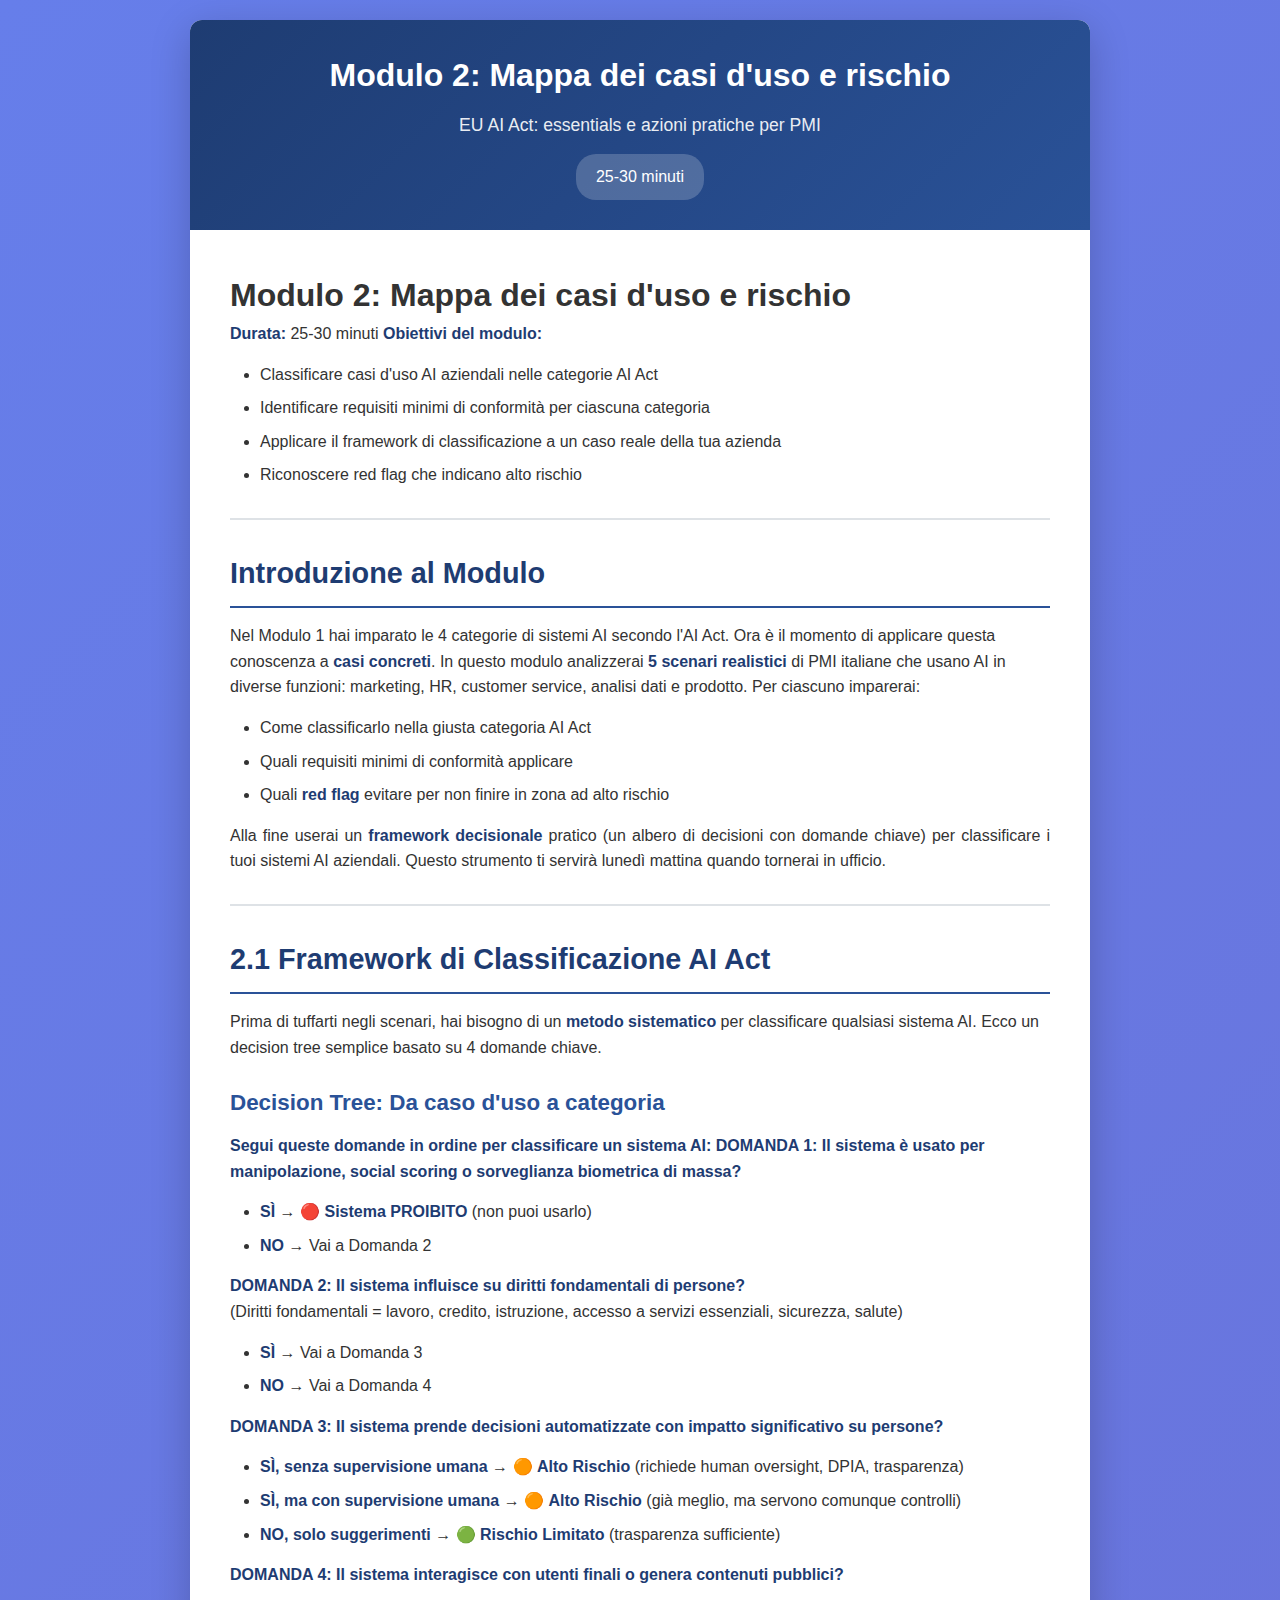
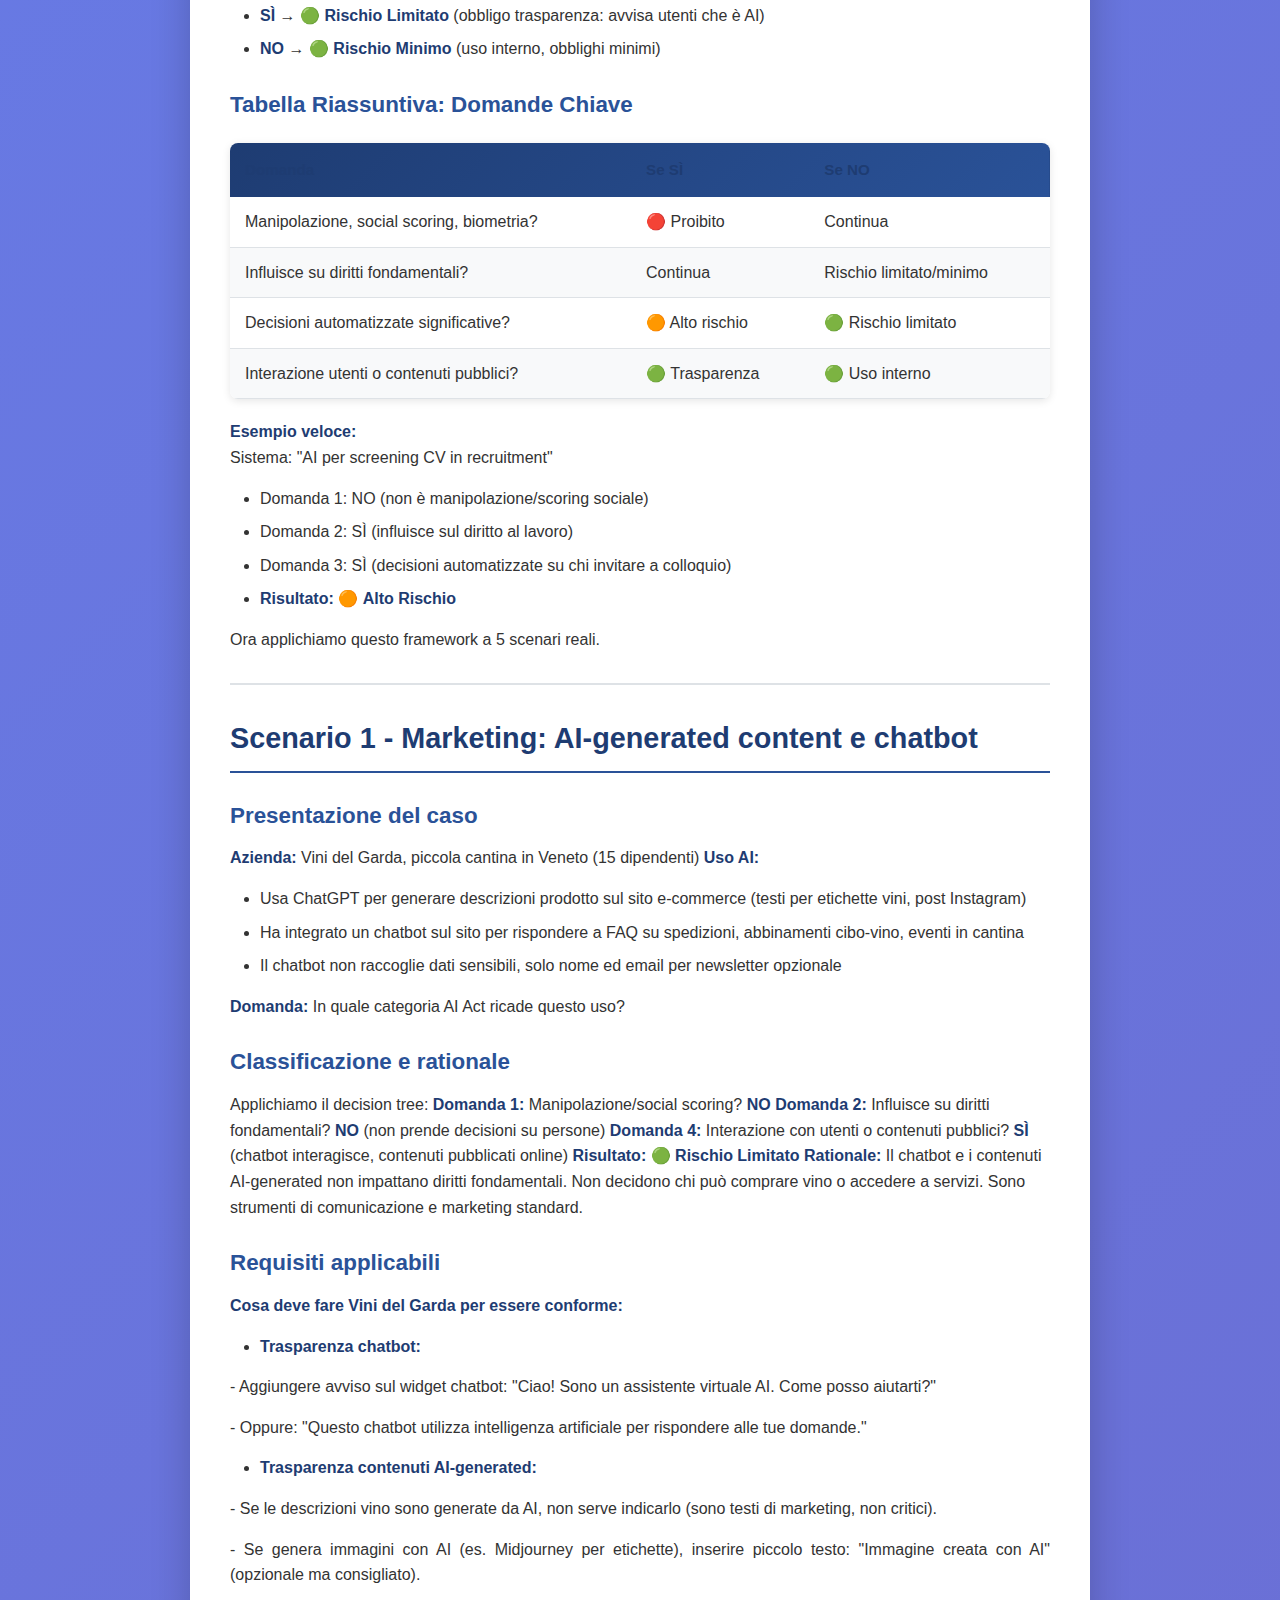
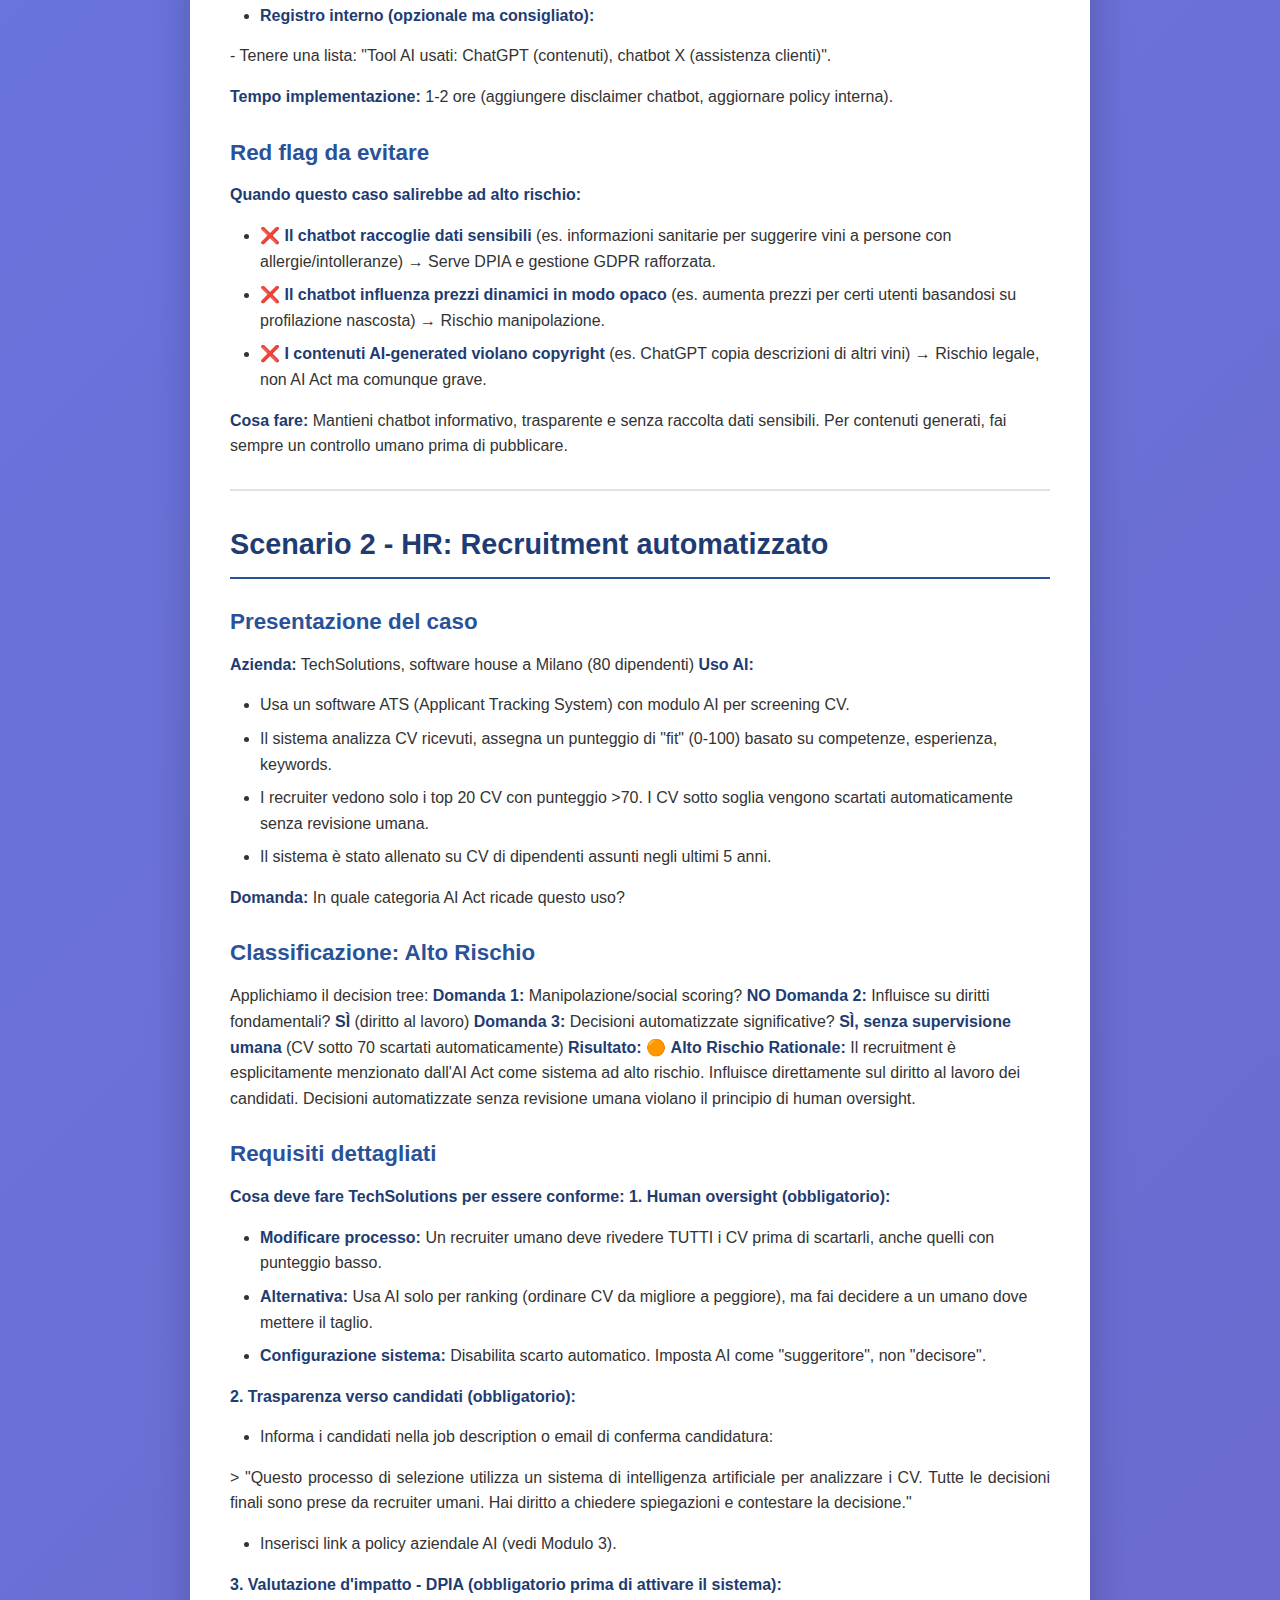
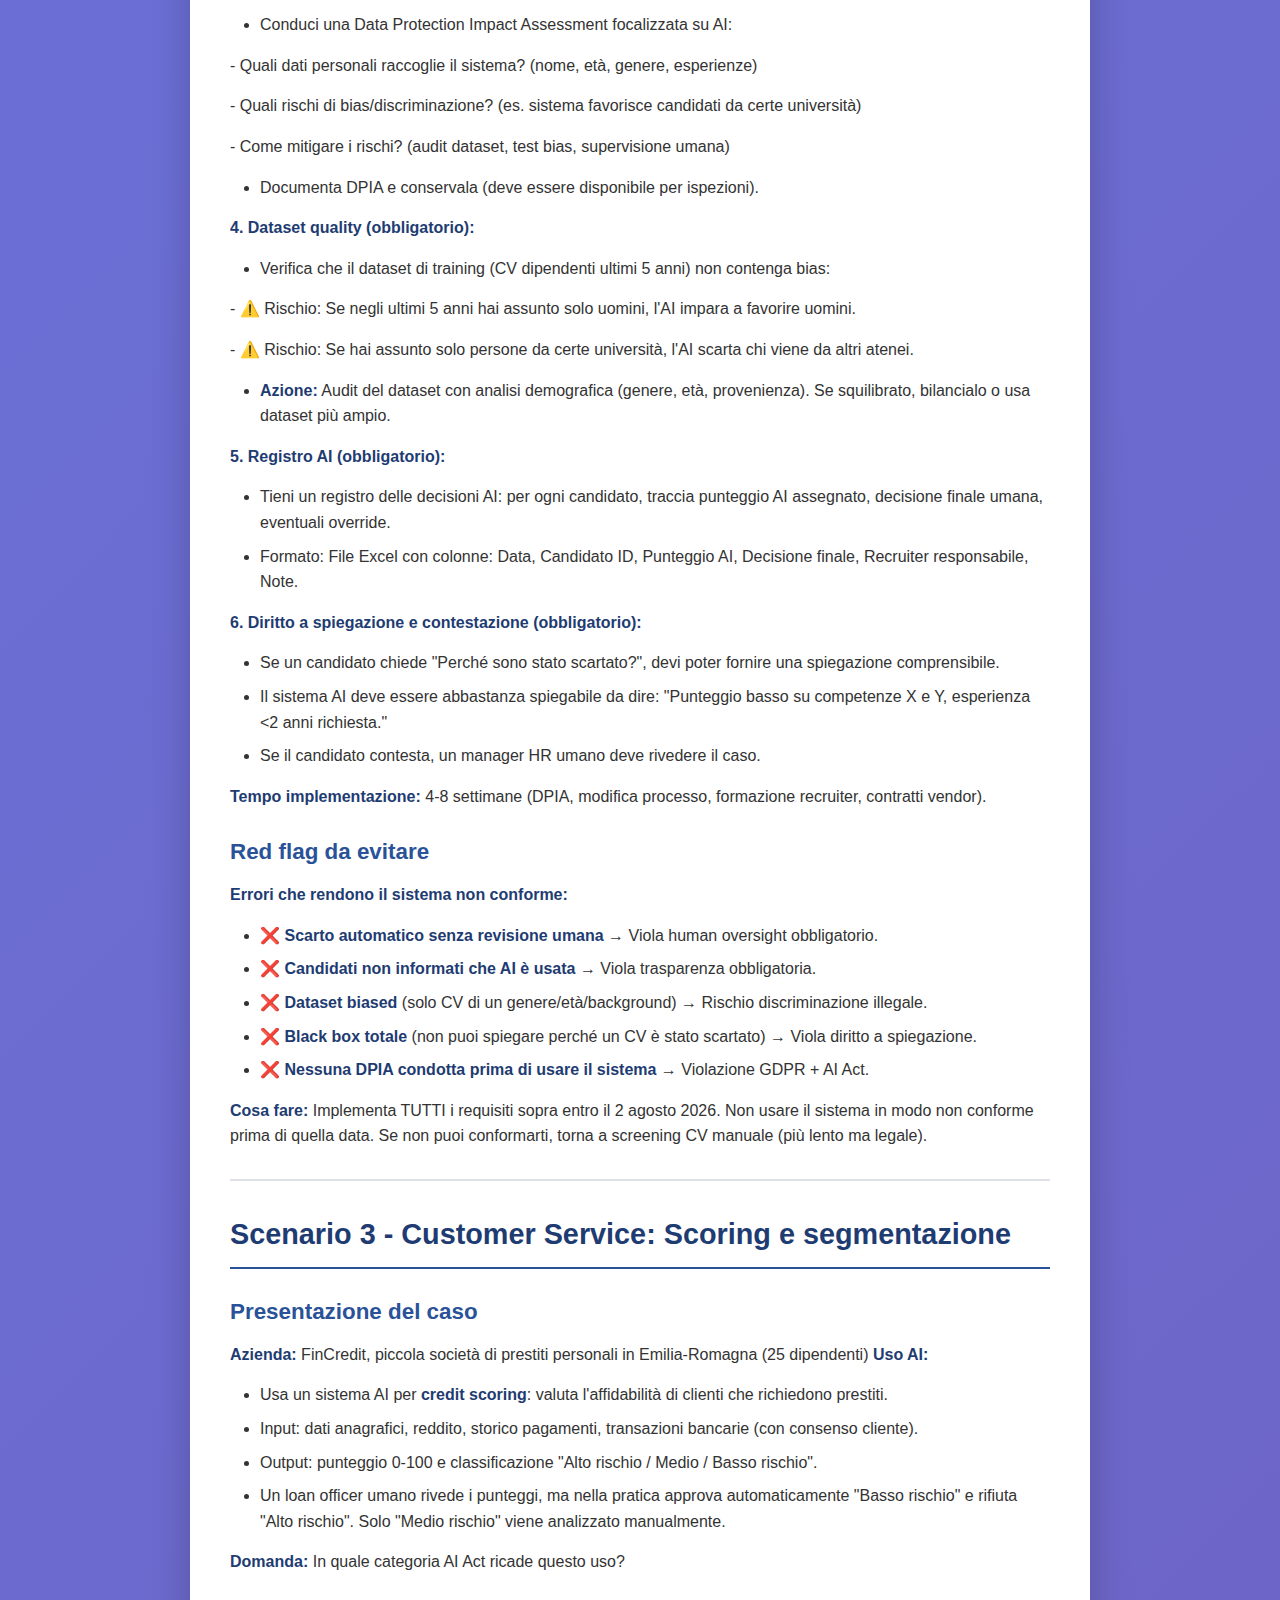
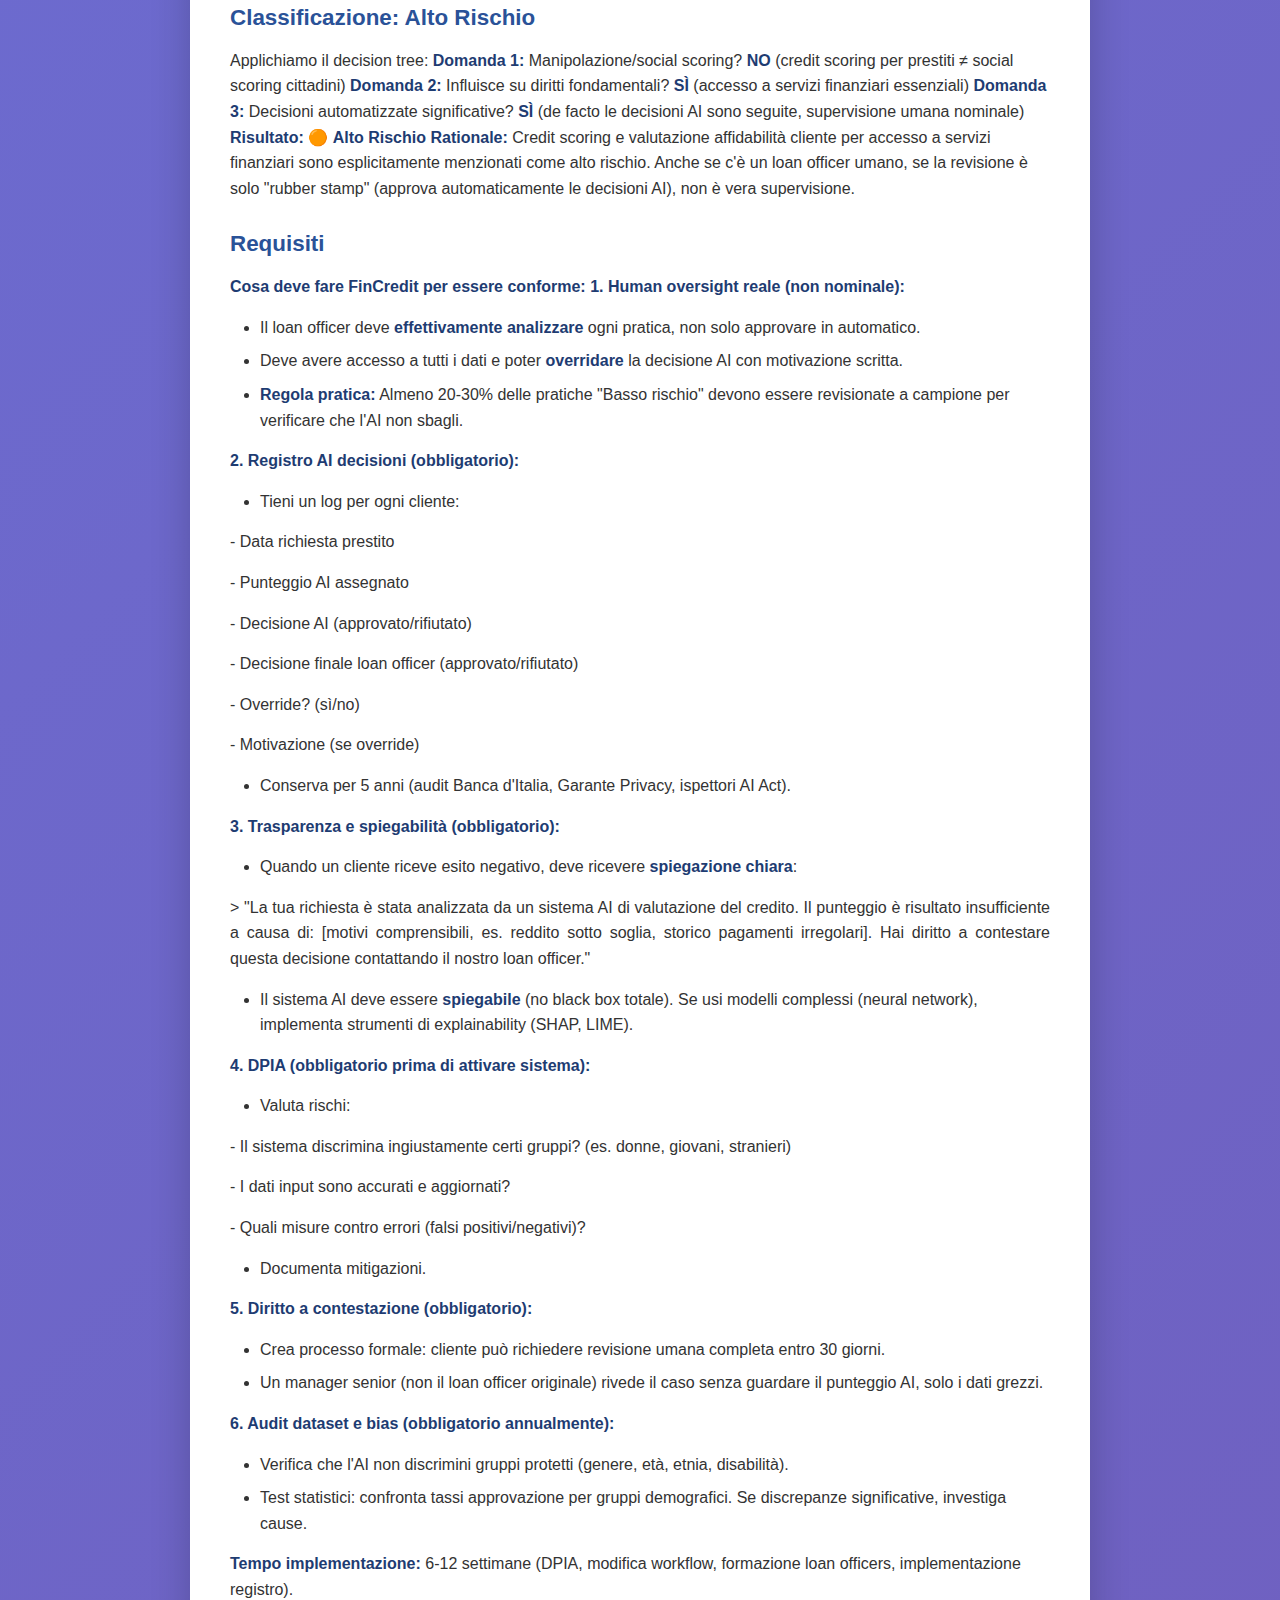
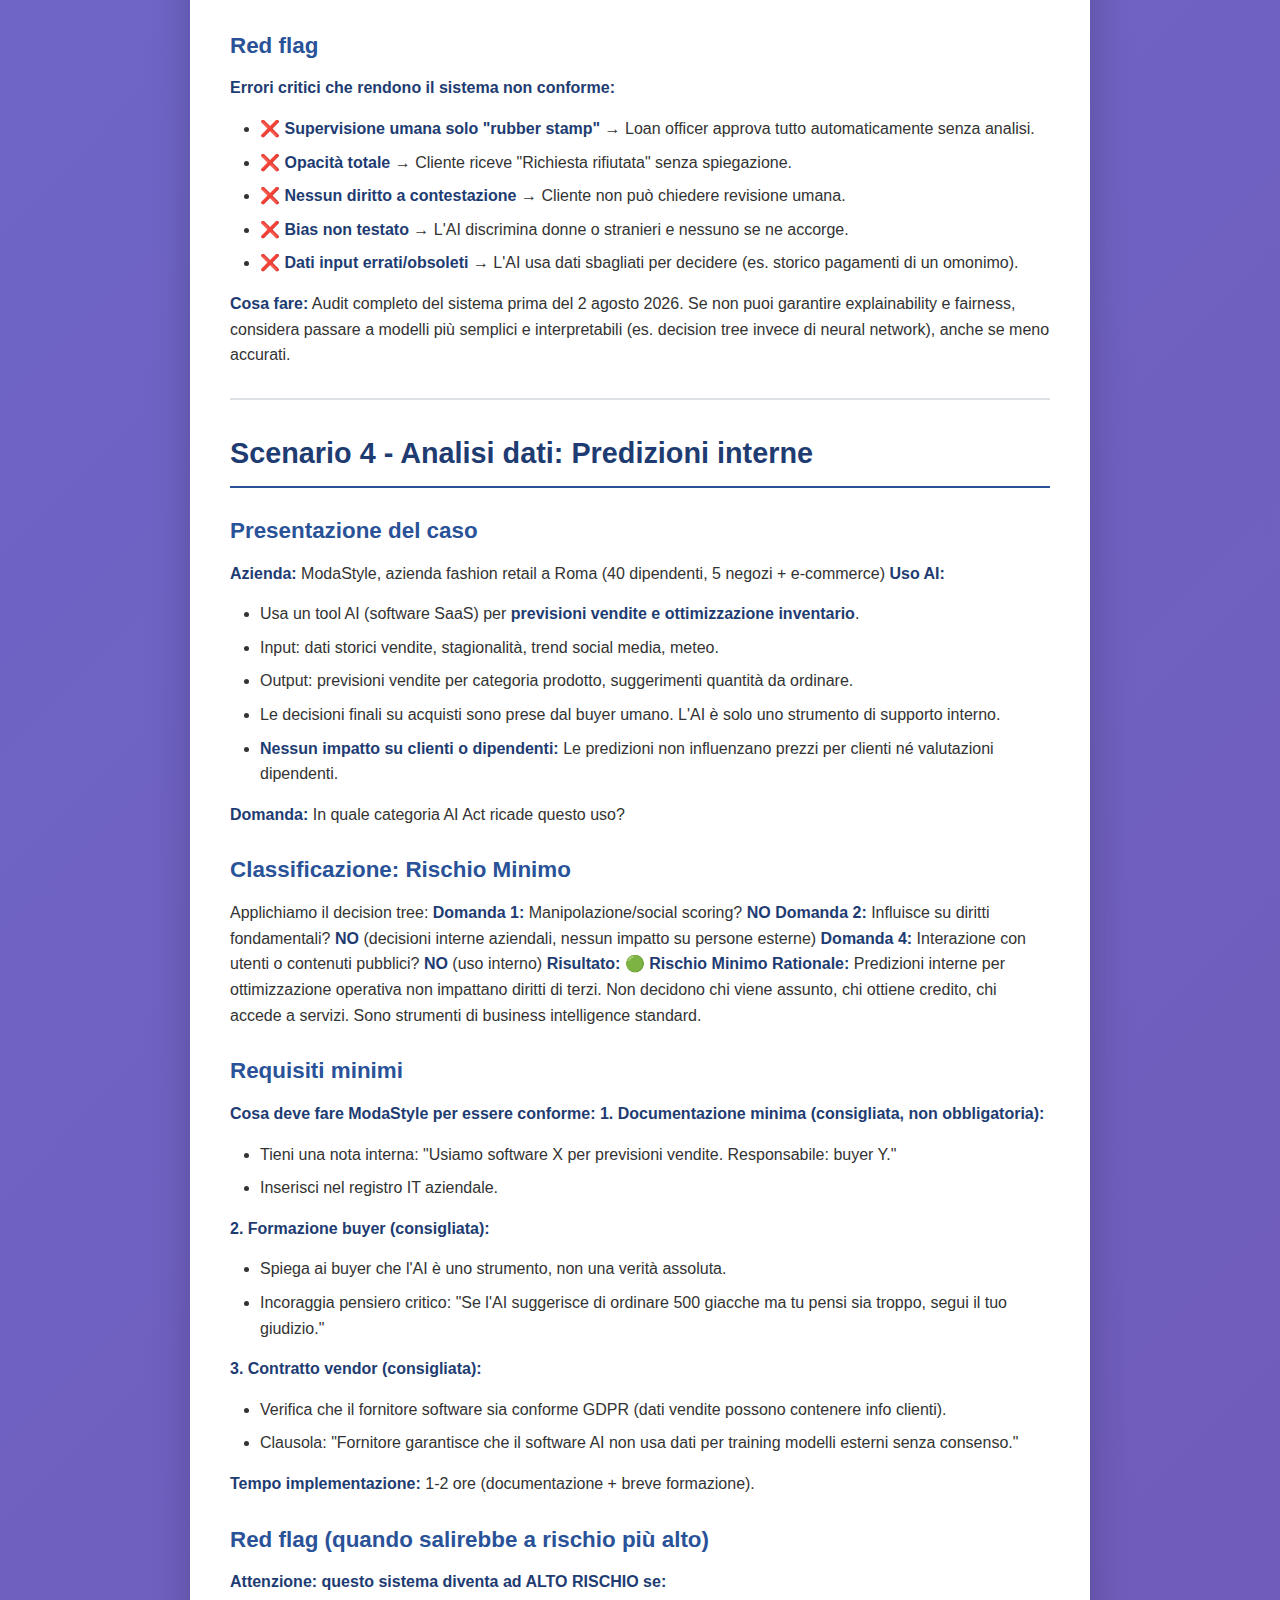
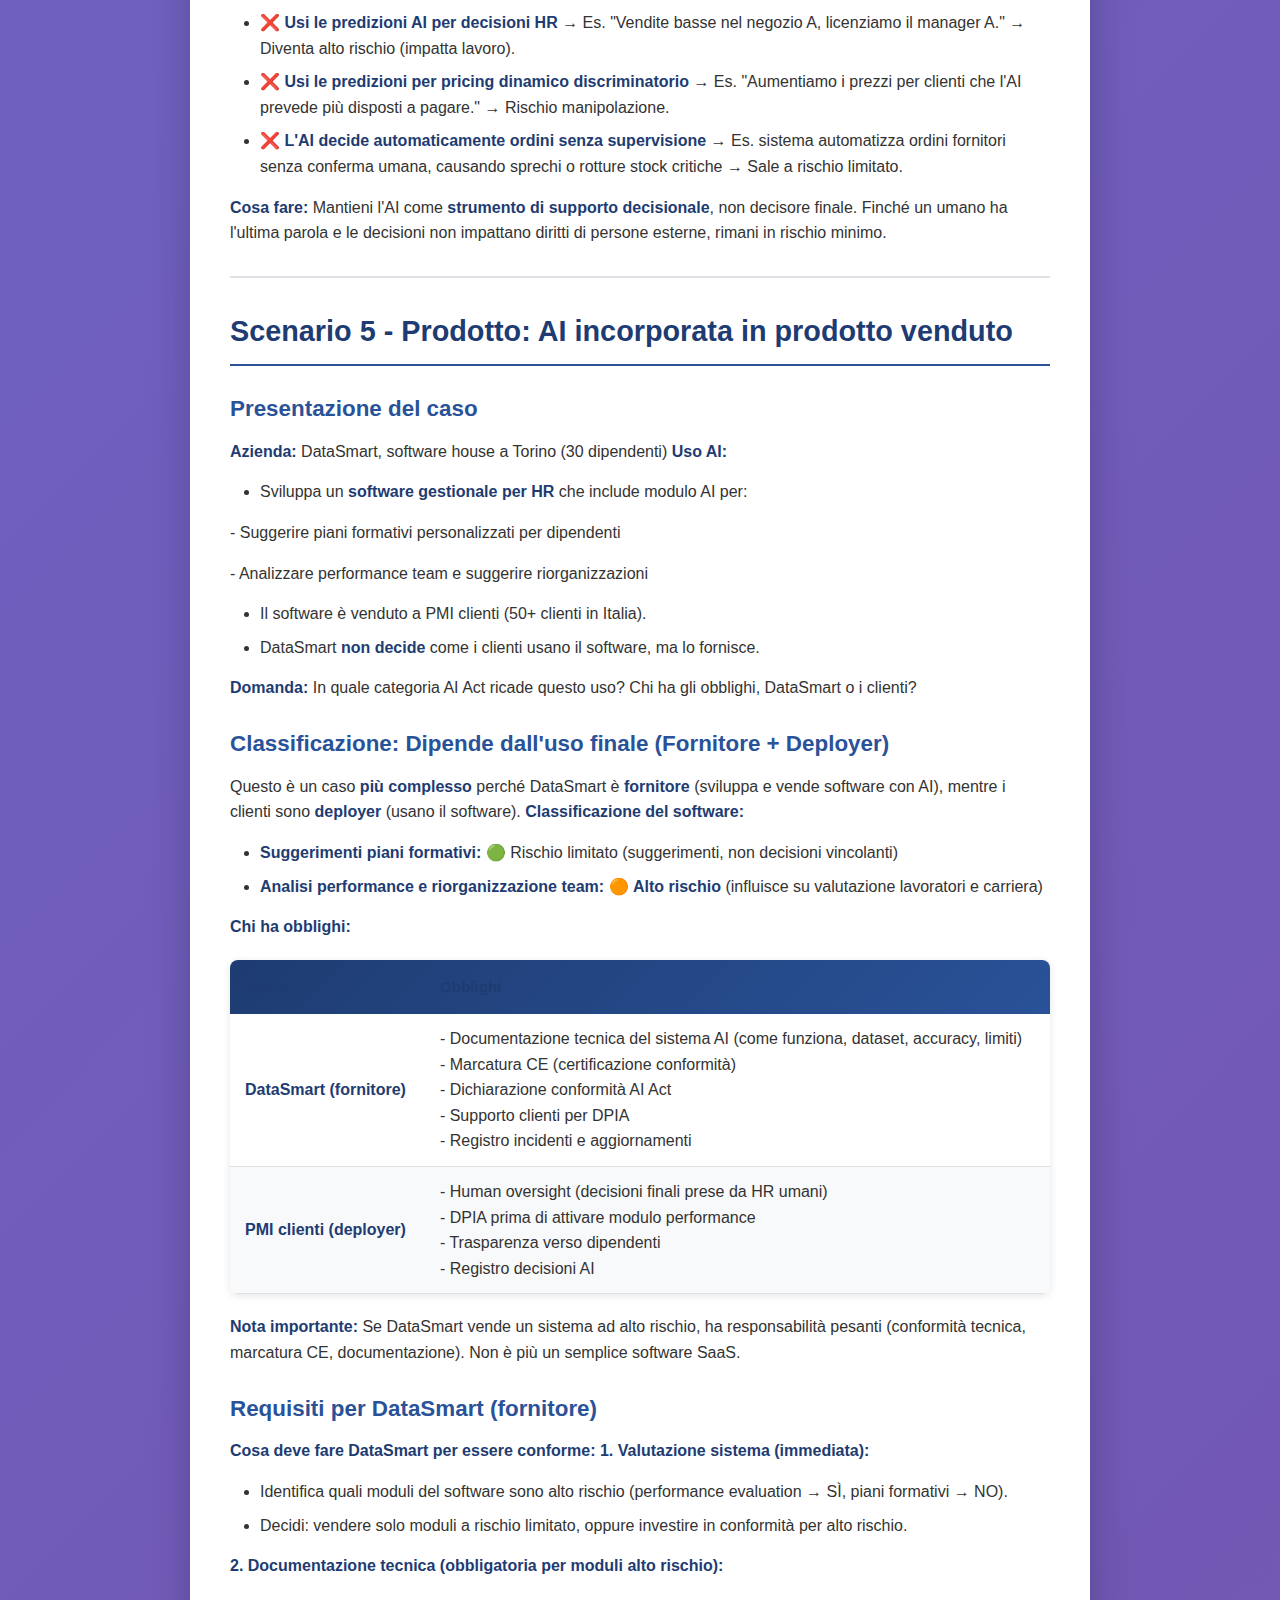
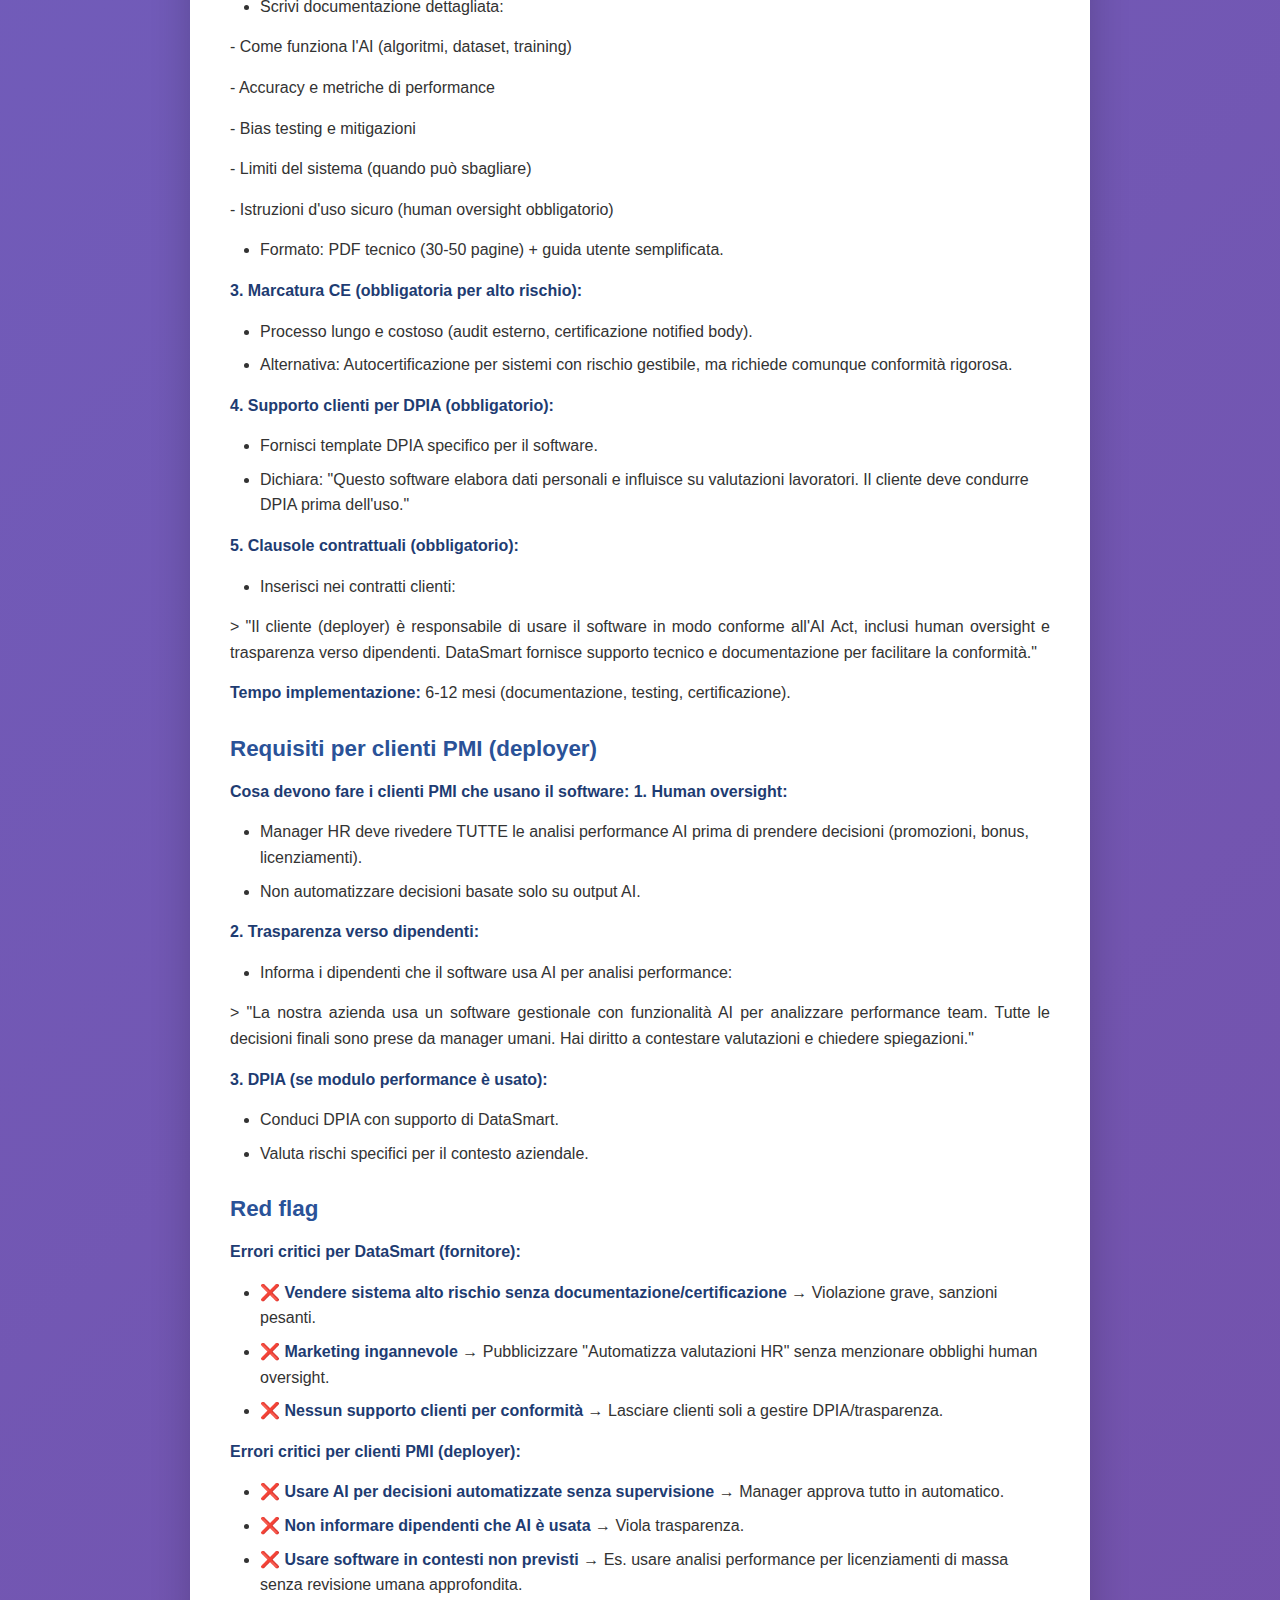
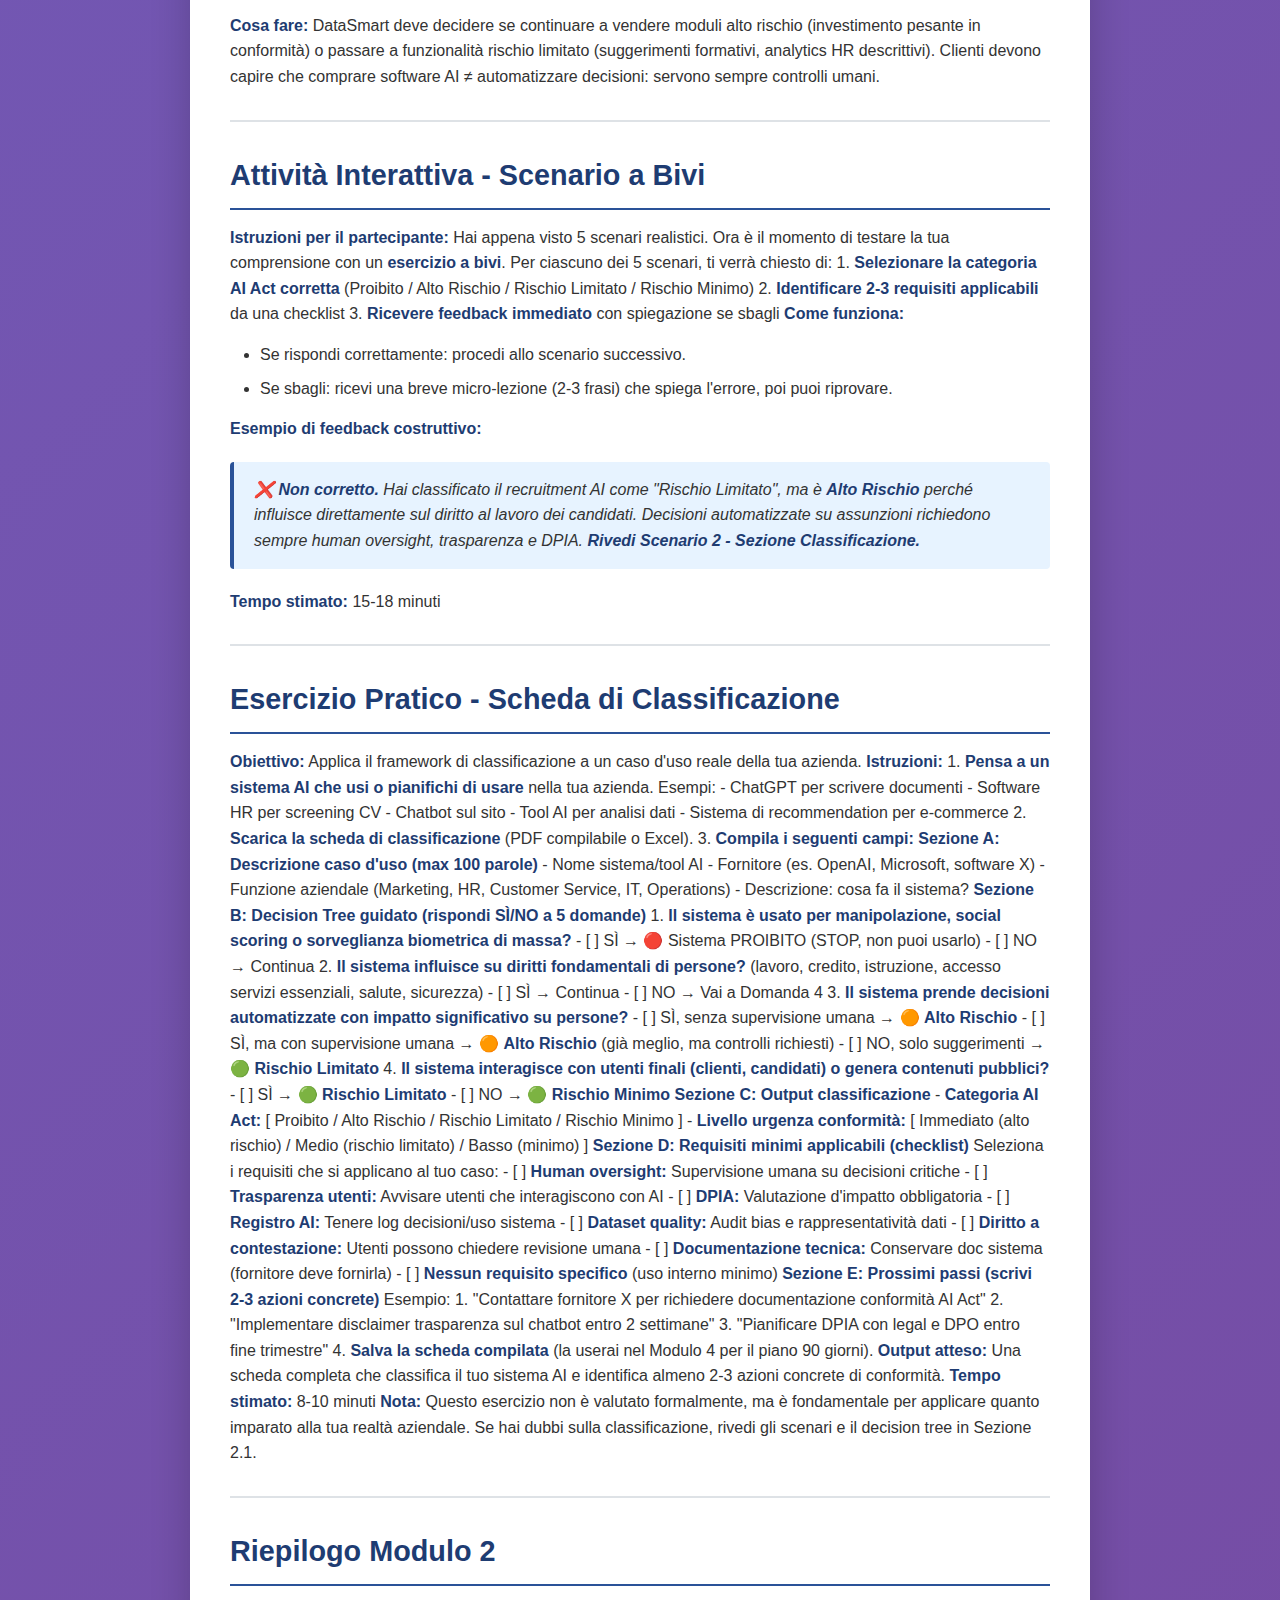
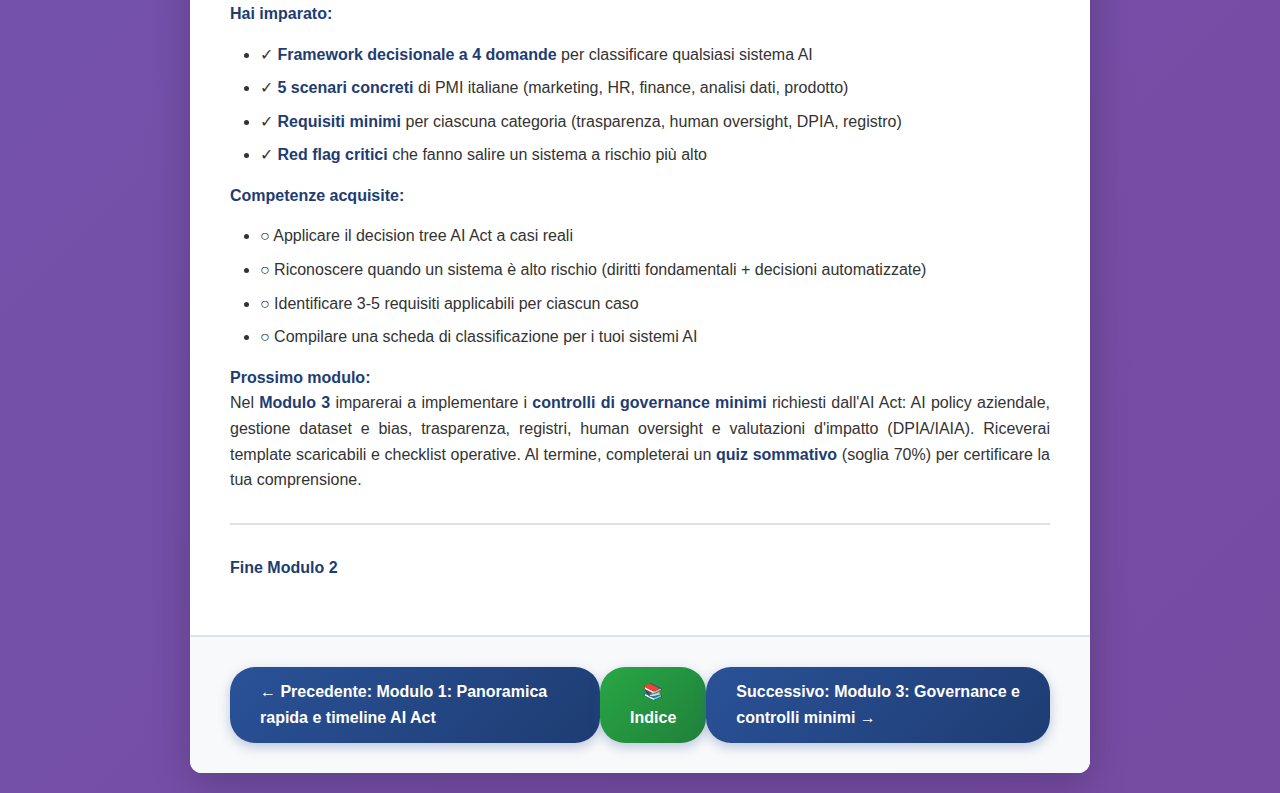
<file: output/eu-ai-act-pmi/modulo2.html>
<!DOCTYPE html>
<html lang="it">
<head>
    <meta charset="UTF-8">
    <meta name="viewport" content="width=device-width, initial-scale=1.0">
    <title>Modulo 2: Mappa dei casi d'uso e rischio - EU AI Act: essentials e azioni pratiche per PMI</title>
    <link rel="stylesheet" href="styles.css">
    <script src="scorm_api.js"></script>
</head>
<body>
    <div class="container">
        <div class="header">
            <h1>Modulo 2: Mappa dei casi d'uso e rischio</h1>
            <div class="subtitle">EU AI Act: essentials e azioni pratiche per PMI</div>
            <div class="progress-indicator">25-30 minuti</div>
        </div>

        <div class="content">
            <h1>Modulo 2: Mappa dei casi d'uso e rischio</h1>

<strong>Durata:</strong> 25-30 minuti

<strong>Obiettivi del modulo:</strong>
<ul>
<li>Classificare casi d'uso AI aziendali nelle categorie AI Act</li>
<li>Identificare requisiti minimi di conformità per ciascuna categoria</li>
<li>Applicare il framework di classificazione a un caso reale della tua azienda</li>
<li>Riconoscere red flag che indicano alto rischio</li>
</ul>

<hr>

<h2>Introduzione al Modulo</h2>

Nel Modulo 1 hai imparato le 4 categorie di sistemi AI secondo l'AI Act. Ora è il momento di applicare questa conoscenza a <strong>casi concreti</strong>.

In questo modulo analizzerai <strong>5 scenari realistici</strong> di PMI italiane che usano AI in diverse funzioni: marketing, HR, customer service, analisi dati e prodotto. Per ciascuno imparerai:
<ul>
<li>Come classificarlo nella giusta categoria AI Act</li>
<li>Quali requisiti minimi di conformità applicare</li>
<li>Quali <strong>red flag</strong> evitare per non finire in zona ad alto rischio</li>
</ul>

<p>Alla fine userai un <strong>framework decisionale</strong> pratico (un albero di decisioni con domande chiave) per classificare i tuoi sistemi AI aziendali. Questo strumento ti servirà lunedì mattina quando tornerai in ufficio.</p>

<hr>

<h2>2.1 Framework di Classificazione AI Act</h2>

Prima di tuffarti negli scenari, hai bisogno di un <strong>metodo sistematico</strong> per classificare qualsiasi sistema AI. Ecco un decision tree semplice basato su 4 domande chiave.

<h3>Decision Tree: Da caso d'uso a categoria</h3>

<strong>Segui queste domande in ordine per classificare un sistema AI:</strong>

<strong>DOMANDA 1: Il sistema è usato per manipolazione, social scoring o sorveglianza biometrica di massa?</strong>
<ul>
<li><strong>SÌ</strong> → 🔴 <strong>Sistema PROIBITO</strong> (non puoi usarlo)</li>
<li><strong>NO</strong> → Vai a Domanda 2</li>
</ul>

<strong>DOMANDA 2: Il sistema influisce su diritti fondamentali di persone?</strong>
<p>(Diritti fondamentali = lavoro, credito, istruzione, accesso a servizi essenziali, sicurezza, salute)</p>
<ul>
<li><strong>SÌ</strong> → Vai a Domanda 3</li>
<li><strong>NO</strong> → Vai a Domanda 4</li>
</ul>

<strong>DOMANDA 3: Il sistema prende decisioni automatizzate con impatto significativo su persone?</strong>
<ul>
<li><strong>SÌ, senza supervisione umana</strong> → 🟠 <strong>Alto Rischio</strong> (richiede human oversight, DPIA, trasparenza)</li>
<li><strong>SÌ, ma con supervisione umana</strong> → 🟠 <strong>Alto Rischio</strong> (già meglio, ma servono comunque controlli)</li>
<li><strong>NO, solo suggerimenti</strong> → 🟢 <strong>Rischio Limitato</strong> (trasparenza sufficiente)</li>
</ul>

<strong>DOMANDA 4: Il sistema interagisce con utenti finali o genera contenuti pubblici?</strong>
<ul>
<li><strong>SÌ</strong> → 🟢 <strong>Rischio Limitato</strong> (obbligo trasparenza: avvisa utenti che è AI)</li>
<li><strong>NO</strong> → 🟢 <strong>Rischio Minimo</strong> (uso interno, obblighi minimi)</li>
</ul>

<h3>Tabella Riassuntiva: Domande Chiave</h3>

<table>
<thead>
<tr>
<th><strong>Domanda</strong></th>
<th><strong>Se SÌ</strong></th>
<th><strong>Se NO</strong></th>
</tr>
</thead>
<tbody>
<tr>
<td>Manipolazione, social scoring, biometria?</td>
<td>🔴 Proibito</td>
<td>Continua</td>
</tr>
<tr>
<td>Influisce su diritti fondamentali?</td>
<td>Continua</td>
<td>Rischio limitato/minimo</td>
</tr>
<tr>
<td>Decisioni automatizzate significative?</td>
<td>🟠 Alto rischio</td>
<td>🟢 Rischio limitato</td>
</tr>
<tr>
<td>Interazione utenti o contenuti pubblici?</td>
<td>🟢 Trasparenza</td>
<td>🟢 Uso interno</td>
</tr>
</tbody>
</table>

<strong>Esempio veloce:</strong>
<p>Sistema: "AI per screening CV in recruitment"</p>
<ul>
<li>Domanda 1: NO (non è manipolazione/scoring sociale)</li>
<li>Domanda 2: SÌ (influisce sul diritto al lavoro)</li>
<li>Domanda 3: SÌ (decisioni automatizzate su chi invitare a colloquio)</li>
<li><strong>Risultato:</strong> 🟠 <strong>Alto Rischio</strong></li>
</ul>

<p>Ora applichiamo questo framework a 5 scenari reali.</p>

<hr>

<h2>Scenario 1 - Marketing: AI-generated content e chatbot</h2>

<h3>Presentazione del caso</h3>

<strong>Azienda:</strong> Vini del Garda, piccola cantina in Veneto (15 dipendenti)

<strong>Uso AI:</strong>
<ul>
<li>Usa ChatGPT per generare descrizioni prodotto sul sito e-commerce (testi per etichette vini, post Instagram)</li>
<li>Ha integrato un chatbot sul sito per rispondere a FAQ su spedizioni, abbinamenti cibo-vino, eventi in cantina</li>
<li>Il chatbot non raccoglie dati sensibili, solo nome ed email per newsletter opzionale</li>
</ul>

<strong>Domanda:</strong> In quale categoria AI Act ricade questo uso?

<h3>Classificazione e rationale</h3>

Applichiamo il decision tree:

<strong>Domanda 1:</strong> Manipolazione/social scoring? <strong>NO</strong>
<strong>Domanda 2:</strong> Influisce su diritti fondamentali? <strong>NO</strong> (non prende decisioni su persone)
<strong>Domanda 4:</strong> Interazione con utenti o contenuti pubblici? <strong>SÌ</strong> (chatbot interagisce, contenuti pubblicati online)

<strong>Risultato:</strong> 🟢 <strong>Rischio Limitato</strong>

<strong>Rationale:</strong> Il chatbot e i contenuti AI-generated non impattano diritti fondamentali. Non decidono chi può comprare vino o accedere a servizi. Sono strumenti di comunicazione e marketing standard.

<h3>Requisiti applicabili</h3>

<strong>Cosa deve fare Vini del Garda per essere conforme:</strong>

<ul>
<li><strong>Trasparenza chatbot:</strong></li>
</ul>
<p>- Aggiungere avviso sul widget chatbot: "Ciao! Sono un assistente virtuale AI. Come posso aiutarti?"</p>
<p>- Oppure: "Questo chatbot utilizza intelligenza artificiale per rispondere alle tue domande."</p>

<ul>
<li><strong>Trasparenza contenuti AI-generated:</strong></li>
</ul>
<p>- Se le descrizioni vino sono generate da AI, non serve indicarlo (sono testi di marketing, non critici).</p>
<p>- Se genera immagini con AI (es. Midjourney per etichette), inserire piccolo testo: "Immagine creata con AI" (opzionale ma consigliato).</p>

<ul>
<li><strong>Registro interno (opzionale ma consigliato):</strong></li>
</ul>
<p>- Tenere una lista: "Tool AI usati: ChatGPT (contenuti), chatbot X (assistenza clienti)".</p>

<strong>Tempo implementazione:</strong> 1-2 ore (aggiungere disclaimer chatbot, aggiornare policy interna).

<h3>Red flag da evitare</h3>

<strong>Quando questo caso salirebbe ad alto rischio:</strong>

<ul>
<li>❌ <strong>Il chatbot raccoglie dati sensibili</strong> (es. informazioni sanitarie per suggerire vini a persone con allergie/intolleranze) → Serve DPIA e gestione GDPR rafforzata.</li>
<li>❌ <strong>Il chatbot influenza prezzi dinamici in modo opaco</strong> (es. aumenta prezzi per certi utenti basandosi su profilazione nascosta) → Rischio manipolazione.</li>
<li>❌ <strong>I contenuti AI-generated violano copyright</strong> (es. ChatGPT copia descrizioni di altri vini) → Rischio legale, non AI Act ma comunque grave.</li>
</ul>

<strong>Cosa fare:</strong> Mantieni chatbot informativo, trasparente e senza raccolta dati sensibili. Per contenuti generati, fai sempre un controllo umano prima di pubblicare.

<hr>

<h2>Scenario 2 - HR: Recruitment automatizzato</h2>

<h3>Presentazione del caso</h3>

<strong>Azienda:</strong> TechSolutions, software house a Milano (80 dipendenti)

<strong>Uso AI:</strong>
<ul>
<li>Usa un software ATS (Applicant Tracking System) con modulo AI per screening CV.</li>
<li>Il sistema analizza CV ricevuti, assegna un punteggio di "fit" (0-100) basato su competenze, esperienza, keywords.</li>
<li>I recruiter vedono solo i top 20 CV con punteggio >70. I CV sotto soglia vengono scartati automaticamente senza revisione umana.</li>
<li>Il sistema è stato allenato su CV di dipendenti assunti negli ultimi 5 anni.</li>
</ul>

<strong>Domanda:</strong> In quale categoria AI Act ricade questo uso?

<h3>Classificazione: Alto Rischio</h3>

Applichiamo il decision tree:

<strong>Domanda 1:</strong> Manipolazione/social scoring? <strong>NO</strong>
<strong>Domanda 2:</strong> Influisce su diritti fondamentali? <strong>SÌ</strong> (diritto al lavoro)
<strong>Domanda 3:</strong> Decisioni automatizzate significative? <strong>SÌ, senza supervisione umana</strong> (CV sotto 70 scartati automaticamente)

<strong>Risultato:</strong> 🟠 <strong>Alto Rischio</strong>

<strong>Rationale:</strong> Il recruitment è esplicitamente menzionato dall'AI Act come sistema ad alto rischio. Influisce direttamente sul diritto al lavoro dei candidati. Decisioni automatizzate senza revisione umana violano il principio di human oversight.

<h3>Requisiti dettagliati</h3>

<strong>Cosa deve fare TechSolutions per essere conforme:</strong>

<strong>1. Human oversight (obbligatorio):</strong>
<ul>
<li><strong>Modificare processo:</strong> Un recruiter umano deve rivedere TUTTI i CV prima di scartarli, anche quelli con punteggio basso.</li>
<li><strong>Alternativa:</strong> Usa AI solo per ranking (ordinare CV da migliore a peggiore), ma fai decidere a un umano dove mettere il taglio.</li>
<li><strong>Configurazione sistema:</strong> Disabilita scarto automatico. Imposta AI come "suggeritore", non "decisore".</li>
</ul>

<strong>2. Trasparenza verso candidati (obbligatorio):</strong>
<ul>
<li>Informa i candidati nella job description o email di conferma candidatura:</li>
</ul>
<p>> "Questo processo di selezione utilizza un sistema di intelligenza artificiale per analizzare i CV. Tutte le decisioni finali sono prese da recruiter umani. Hai diritto a chiedere spiegazioni e contestare la decisione."</p>
<ul>
<li>Inserisci link a policy aziendale AI (vedi Modulo 3).</li>
</ul>

<strong>3. Valutazione d'impatto - DPIA (obbligatorio prima di attivare il sistema):</strong>
<ul>
<li>Conduci una Data Protection Impact Assessment focalizzata su AI:</li>
</ul>
<p>- Quali dati personali raccoglie il sistema? (nome, età, genere, esperienze)</p>
<p>- Quali rischi di bias/discriminazione? (es. sistema favorisce candidati da certe università)</p>
<p>- Come mitigare i rischi? (audit dataset, test bias, supervisione umana)</p>
<ul>
<li>Documenta DPIA e conservala (deve essere disponibile per ispezioni).</li>
</ul>

<strong>4. Dataset quality (obbligatorio):</strong>
<ul>
<li>Verifica che il dataset di training (CV dipendenti ultimi 5 anni) non contenga bias:</li>
</ul>
<p>- ⚠️ Rischio: Se negli ultimi 5 anni hai assunto solo uomini, l'AI impara a favorire uomini.</p>
<p>- ⚠️ Rischio: Se hai assunto solo persone da certe università, l'AI scarta chi viene da altri atenei.</p>
<ul>
<li><strong>Azione:</strong> Audit del dataset con analisi demografica (genere, età, provenienza). Se squilibrato, bilancialo o usa dataset più ampio.</li>
</ul>

<strong>5. Registro AI (obbligatorio):</strong>
<ul>
<li>Tieni un registro delle decisioni AI: per ogni candidato, traccia punteggio AI assegnato, decisione finale umana, eventuali override.</li>
<li>Formato: File Excel con colonne: Data, Candidato ID, Punteggio AI, Decisione finale, Recruiter responsabile, Note.</li>
</ul>

<strong>6. Diritto a spiegazione e contestazione (obbligatorio):</strong>
<ul>
<li>Se un candidato chiede "Perché sono stato scartato?", devi poter fornire una spiegazione comprensibile.</li>
<li>Il sistema AI deve essere abbastanza spiegabile da dire: "Punteggio basso su competenze X e Y, esperienza <2 anni richiesta."</li>
<li>Se il candidato contesta, un manager HR umano deve rivedere il caso.</li>
</ul>

<strong>Tempo implementazione:</strong> 4-8 settimane (DPIA, modifica processo, formazione recruiter, contratti vendor).

<h3>Red flag da evitare</h3>

<strong>Errori che rendono il sistema non conforme:</strong>

<ul>
<li>❌ <strong>Scarto automatico senza revisione umana</strong> → Viola human oversight obbligatorio.</li>
<li>❌ <strong>Candidati non informati che AI è usata</strong> → Viola trasparenza obbligatoria.</li>
<li>❌ <strong>Dataset biased</strong> (solo CV di un genere/età/background) → Rischio discriminazione illegale.</li>
<li>❌ <strong>Black box totale</strong> (non puoi spiegare perché un CV è stato scartato) → Viola diritto a spiegazione.</li>
<li>❌ <strong>Nessuna DPIA condotta prima di usare il sistema</strong> → Violazione GDPR + AI Act.</li>
</ul>

<strong>Cosa fare:</strong> Implementa TUTTI i requisiti sopra entro il 2 agosto 2026. Non usare il sistema in modo non conforme prima di quella data. Se non puoi conformarti, torna a screening CV manuale (più lento ma legale).

<hr>

<h2>Scenario 3 - Customer Service: Scoring e segmentazione</h2>

<h3>Presentazione del caso</h3>

<strong>Azienda:</strong> FinCredit, piccola società di prestiti personali in Emilia-Romagna (25 dipendenti)

<strong>Uso AI:</strong>
<ul>
<li>Usa un sistema AI per <strong>credit scoring</strong>: valuta l'affidabilità di clienti che richiedono prestiti.</li>
<li>Input: dati anagrafici, reddito, storico pagamenti, transazioni bancarie (con consenso cliente).</li>
<li>Output: punteggio 0-100 e classificazione "Alto rischio / Medio / Basso rischio".</li>
<li>Un loan officer umano rivede i punteggi, ma nella pratica approva automaticamente "Basso rischio" e rifiuta "Alto rischio". Solo "Medio rischio" viene analizzato manualmente.</li>
</ul>

<strong>Domanda:</strong> In quale categoria AI Act ricade questo uso?

<h3>Classificazione: Alto Rischio</h3>

Applichiamo il decision tree:

<strong>Domanda 1:</strong> Manipolazione/social scoring? <strong>NO</strong> (credit scoring per prestiti ≠ social scoring cittadini)
<strong>Domanda 2:</strong> Influisce su diritti fondamentali? <strong>SÌ</strong> (accesso a servizi finanziari essenziali)
<strong>Domanda 3:</strong> Decisioni automatizzate significative? <strong>SÌ</strong> (de facto le decisioni AI sono seguite, supervisione umana nominale)

<strong>Risultato:</strong> 🟠 <strong>Alto Rischio</strong>

<strong>Rationale:</strong> Credit scoring e valutazione affidabilità cliente per accesso a servizi finanziari sono esplicitamente menzionati come alto rischio. Anche se c'è un loan officer umano, se la revisione è solo "rubber stamp" (approva automaticamente le decisioni AI), non è vera supervisione.

<h3>Requisiti</h3>

<strong>Cosa deve fare FinCredit per essere conforme:</strong>

<strong>1. Human oversight reale (non nominale):</strong>
<ul>
<li>Il loan officer deve <strong>effettivamente analizzare</strong> ogni pratica, non solo approvare in automatico.</li>
<li>Deve avere accesso a tutti i dati e poter <strong>overridare</strong> la decisione AI con motivazione scritta.</li>
<li><strong>Regola pratica:</strong> Almeno 20-30% delle pratiche "Basso rischio" devono essere revisionate a campione per verificare che l'AI non sbagli.</li>
</ul>

<strong>2. Registro AI decisioni (obbligatorio):</strong>
<ul>
<li>Tieni un log per ogni cliente:</li>
</ul>
<p>- Data richiesta prestito</p>
<p>- Punteggio AI assegnato</p>
<p>- Decisione AI (approvato/rifiutato)</p>
<p>- Decisione finale loan officer (approvato/rifiutato)</p>
<p>- Override? (sì/no)</p>
<p>- Motivazione (se override)</p>
<ul>
<li>Conserva per 5 anni (audit Banca d'Italia, Garante Privacy, ispettori AI Act).</li>
</ul>

<strong>3. Trasparenza e spiegabilità (obbligatorio):</strong>
<ul>
<li>Quando un cliente riceve esito negativo, deve ricevere <strong>spiegazione chiara</strong>:</li>
</ul>
<p>> "La tua richiesta è stata analizzata da un sistema AI di valutazione del credito. Il punteggio è risultato insufficiente a causa di: [motivi comprensibili, es. reddito sotto soglia, storico pagamenti irregolari]. Hai diritto a contestare questa decisione contattando il nostro loan officer."</p>
<ul>
<li>Il sistema AI deve essere <strong>spiegabile</strong> (no black box totale). Se usi modelli complessi (neural network), implementa strumenti di explainability (SHAP, LIME).</li>
</ul>

<strong>4. DPIA (obbligatorio prima di attivare sistema):</strong>
<ul>
<li>Valuta rischi:</li>
</ul>
<p>- Il sistema discrimina ingiustamente certi gruppi? (es. donne, giovani, stranieri)</p>
<p>- I dati input sono accurati e aggiornati?</p>
<p>- Quali misure contro errori (falsi positivi/negativi)?</p>
<ul>
<li>Documenta mitigazioni.</li>
</ul>

<strong>5. Diritto a contestazione (obbligatorio):</strong>
<ul>
<li>Crea processo formale: cliente può richiedere revisione umana completa entro 30 giorni.</li>
<li>Un manager senior (non il loan officer originale) rivede il caso senza guardare il punteggio AI, solo i dati grezzi.</li>
</ul>

<strong>6. Audit dataset e bias (obbligatorio annualmente):</strong>
<ul>
<li>Verifica che l'AI non discrimini gruppi protetti (genere, età, etnia, disabilità).</li>
<li>Test statistici: confronta tassi approvazione per gruppi demografici. Se discrepanze significative, investiga cause.</li>
</ul>

<strong>Tempo implementazione:</strong> 6-12 settimane (DPIA, modifica workflow, formazione loan officers, implementazione registro).

<h3>Red flag</h3>

<strong>Errori critici che rendono il sistema non conforme:</strong>

<ul>
<li>❌ <strong>Supervisione umana solo "rubber stamp"</strong> → Loan officer approva tutto automaticamente senza analisi.</li>
<li>❌ <strong>Opacità totale</strong> → Cliente riceve "Richiesta rifiutata" senza spiegazione.</li>
<li>❌ <strong>Nessun diritto a contestazione</strong> → Cliente non può chiedere revisione umana.</li>
<li>❌ <strong>Bias non testato</strong> → L'AI discrimina donne o stranieri e nessuno se ne accorge.</li>
<li>❌ <strong>Dati input errati/obsoleti</strong> → L'AI usa dati sbagliati per decidere (es. storico pagamenti di un omonimo).</li>
</ul>

<strong>Cosa fare:</strong> Audit completo del sistema prima del 2 agosto 2026. Se non puoi garantire explainability e fairness, considera passare a modelli più semplici e interpretabili (es. decision tree invece di neural network), anche se meno accurati.

<hr>

<h2>Scenario 4 - Analisi dati: Predizioni interne</h2>

<h3>Presentazione del caso</h3>

<strong>Azienda:</strong> ModaStyle, azienda fashion retail a Roma (40 dipendenti, 5 negozi + e-commerce)

<strong>Uso AI:</strong>
<ul>
<li>Usa un tool AI (software SaaS) per <strong>previsioni vendite e ottimizzazione inventario</strong>.</li>
<li>Input: dati storici vendite, stagionalità, trend social media, meteo.</li>
<li>Output: previsioni vendite per categoria prodotto, suggerimenti quantità da ordinare.</li>
<li>Le decisioni finali su acquisti sono prese dal buyer umano. L'AI è solo uno strumento di supporto interno.</li>
<li><strong>Nessun impatto su clienti o dipendenti:</strong> Le predizioni non influenzano prezzi per clienti né valutazioni dipendenti.</li>
</ul>

<strong>Domanda:</strong> In quale categoria AI Act ricade questo uso?

<h3>Classificazione: Rischio Minimo</h3>

Applichiamo il decision tree:

<strong>Domanda 1:</strong> Manipolazione/social scoring? <strong>NO</strong>
<strong>Domanda 2:</strong> Influisce su diritti fondamentali? <strong>NO</strong> (decisioni interne aziendali, nessun impatto su persone esterne)
<strong>Domanda 4:</strong> Interazione con utenti o contenuti pubblici? <strong>NO</strong> (uso interno)

<strong>Risultato:</strong> 🟢 <strong>Rischio Minimo</strong>

<strong>Rationale:</strong> Predizioni interne per ottimizzazione operativa non impattano diritti di terzi. Non decidono chi viene assunto, chi ottiene credito, chi accede a servizi. Sono strumenti di business intelligence standard.

<h3>Requisiti minimi</h3>

<strong>Cosa deve fare ModaStyle per essere conforme:</strong>

<strong>1. Documentazione minima (consigliata, non obbligatoria):</strong>
<ul>
<li>Tieni una nota interna: "Usiamo software X per previsioni vendite. Responsabile: buyer Y."</li>
<li>Inserisci nel registro IT aziendale.</li>
</ul>

<strong>2. Formazione buyer (consigliata):</strong>
<ul>
<li>Spiega ai buyer che l'AI è uno strumento, non una verità assoluta.</li>
<li>Incoraggia pensiero critico: "Se l'AI suggerisce di ordinare 500 giacche ma tu pensi sia troppo, segui il tuo giudizio."</li>
</ul>

<strong>3. Contratto vendor (consigliata):</strong>
<ul>
<li>Verifica che il fornitore software sia conforme GDPR (dati vendite possono contenere info clienti).</li>
<li>Clausola: "Fornitore garantisce che il software AI non usa dati per training modelli esterni senza consenso."</li>
</ul>

<strong>Tempo implementazione:</strong> 1-2 ore (documentazione + breve formazione).

<h3>Red flag (quando salirebbe a rischio più alto)</h3>

<strong>Attenzione: questo sistema diventa ad ALTO RISCHIO se:</strong>

<ul>
<li>❌ <strong>Usi le predizioni AI per decisioni HR</strong> → Es. "Vendite basse nel negozio A, licenziamo il manager A." → Diventa alto rischio (impatta lavoro).</li>
<li>❌ <strong>Usi le predizioni per pricing dinamico discriminatorio</strong> → Es. "Aumentiamo i prezzi per clienti che l'AI prevede più disposti a pagare." → Rischio manipolazione.</li>
<li>❌ <strong>L'AI decide automaticamente ordini senza supervisione</strong> → Es. sistema automatizza ordini fornitori senza conferma umana, causando sprechi o rotture stock critiche → Sale a rischio limitato.</li>
</ul>

<strong>Cosa fare:</strong> Mantieni l'AI come <strong>strumento di supporto decisionale</strong>, non decisore finale. Finché un umano ha l'ultima parola e le decisioni non impattano diritti di persone esterne, rimani in rischio minimo.

<hr>

<h2>Scenario 5 - Prodotto: AI incorporata in prodotto venduto</h2>

<h3>Presentazione del caso</h3>

<strong>Azienda:</strong> DataSmart, software house a Torino (30 dipendenti)

<strong>Uso AI:</strong>
<ul>
<li>Sviluppa un <strong>software gestionale per HR</strong> che include modulo AI per:</li>
</ul>
<p>- Suggerire piani formativi personalizzati per dipendenti</p>
<p>- Analizzare performance team e suggerire riorganizzazioni</p>
<ul>
<li>Il software è venduto a PMI clienti (50+ clienti in Italia).</li>
<li>DataSmart <strong>non decide</strong> come i clienti usano il software, ma lo fornisce.</li>
</ul>

<strong>Domanda:</strong> In quale categoria AI Act ricade questo uso? Chi ha gli obblighi, DataSmart o i clienti?

<h3>Classificazione: Dipende dall'uso finale (Fornitore + Deployer)</h3>

Questo è un caso <strong>più complesso</strong> perché DataSmart è <strong>fornitore</strong> (sviluppa e vende software con AI), mentre i clienti sono <strong>deployer</strong> (usano il software).

<strong>Classificazione del software:</strong>
<ul>
<li><strong>Suggerimenti piani formativi:</strong> 🟢 Rischio limitato (suggerimenti, non decisioni vincolanti)</li>
<li><strong>Analisi performance e riorganizzazione team:</strong> 🟠 <strong>Alto rischio</strong> (influisce su valutazione lavoratori e carriera)</li>
</ul>

<strong>Chi ha obblighi:</strong>

<table>
<thead>
<tr>
<th><strong>Ruolo</strong></th>
<th><strong>Obblighi</strong></th>
</tr>
</thead>
<tbody>
<tr>
<td><strong>DataSmart (fornitore)</strong></td>
<td>- Documentazione tecnica del sistema AI (come funziona, dataset, accuracy, limiti)<br>- Marcatura CE (certificazione conformità)<br>- Dichiarazione conformità AI Act<br>- Supporto clienti per DPIA<br>- Registro incidenti e aggiornamenti</td>
</tr>
<tr>
<td><strong>PMI clienti (deployer)</strong></td>
<td>- Human oversight (decisioni finali prese da HR umani)<br>- DPIA prima di attivare modulo performance<br>- Trasparenza verso dipendenti<br>- Registro decisioni AI</td>
</tr>
</tbody>
</table>

<strong>Nota importante:</strong> Se DataSmart vende un sistema ad alto rischio, ha responsabilità pesanti (conformità tecnica, marcatura CE, documentazione). Non è più un semplice software SaaS.

<h3>Requisiti per DataSmart (fornitore)</h3>

<strong>Cosa deve fare DataSmart per essere conforme:</strong>

<strong>1. Valutazione sistema (immediata):</strong>
<ul>
<li>Identifica quali moduli del software sono alto rischio (performance evaluation → SÌ, piani formativi → NO).</li>
<li>Decidi: vendere solo moduli a rischio limitato, oppure investire in conformità per alto rischio.</li>
</ul>

<strong>2. Documentazione tecnica (obbligatoria per moduli alto rischio):</strong>
<ul>
<li>Scrivi documentazione dettagliata:</li>
</ul>
<p>- Come funziona l'AI (algoritmi, dataset, training)</p>
<p>- Accuracy e metriche di performance</p>
<p>- Bias testing e mitigazioni</p>
<p>- Limiti del sistema (quando può sbagliare)</p>
<p>- Istruzioni d'uso sicuro (human oversight obbligatorio)</p>
<ul>
<li>Formato: PDF tecnico (30-50 pagine) + guida utente semplificata.</li>
</ul>

<strong>3. Marcatura CE (obbligatoria per alto rischio):</strong>
<ul>
<li>Processo lungo e costoso (audit esterno, certificazione notified body).</li>
<li>Alternativa: Autocertificazione per sistemi con rischio gestibile, ma richiede comunque conformità rigorosa.</li>
</ul>

<strong>4. Supporto clienti per DPIA (obbligatorio):</strong>
<ul>
<li>Fornisci template DPIA specifico per il software.</li>
<li>Dichiara: "Questo software elabora dati personali e influisce su valutazioni lavoratori. Il cliente deve condurre DPIA prima dell'uso."</li>
</ul>

<strong>5. Clausole contrattuali (obbligatorio):</strong>
<ul>
<li>Inserisci nei contratti clienti:</li>
</ul>
<p>> "Il cliente (deployer) è responsabile di usare il software in modo conforme all'AI Act, inclusi human oversight e trasparenza verso dipendenti. DataSmart fornisce supporto tecnico e documentazione per facilitare la conformità."</p>

<strong>Tempo implementazione:</strong> 6-12 mesi (documentazione, testing, certificazione).

<h3>Requisiti per clienti PMI (deployer)</h3>

<strong>Cosa devono fare i clienti PMI che usano il software:</strong>

<strong>1. Human oversight:</strong>
<ul>
<li>Manager HR deve rivedere TUTTE le analisi performance AI prima di prendere decisioni (promozioni, bonus, licenziamenti).</li>
<li>Non automatizzare decisioni basate solo su output AI.</li>
</ul>

<strong>2. Trasparenza verso dipendenti:</strong>
<ul>
<li>Informa i dipendenti che il software usa AI per analisi performance:</li>
</ul>
<p>> "La nostra azienda usa un software gestionale con funzionalità AI per analizzare performance team. Tutte le decisioni finali sono prese da manager umani. Hai diritto a contestare valutazioni e chiedere spiegazioni."</p>

<strong>3. DPIA (se modulo performance è usato):</strong>
<ul>
<li>Conduci DPIA con supporto di DataSmart.</li>
<li>Valuta rischi specifici per il contesto aziendale.</li>
</ul>

<h3>Red flag</h3>

<strong>Errori critici per DataSmart (fornitore):</strong>

<ul>
<li>❌ <strong>Vendere sistema alto rischio senza documentazione/certificazione</strong> → Violazione grave, sanzioni pesanti.</li>
<li>❌ <strong>Marketing ingannevole</strong> → Pubblicizzare "Automatizza valutazioni HR" senza menzionare obblighi human oversight.</li>
<li>❌ <strong>Nessun supporto clienti per conformità</strong> → Lasciare clienti soli a gestire DPIA/trasparenza.</li>
</ul>

<strong>Errori critici per clienti PMI (deployer):</strong>

<ul>
<li>❌ <strong>Usare AI per decisioni automatizzate senza supervisione</strong> → Manager approva tutto in automatico.</li>
<li>❌ <strong>Non informare dipendenti che AI è usata</strong> → Viola trasparenza.</li>
<li>❌ <strong>Usare software in contesti non previsti</strong> → Es. usare analisi performance per licenziamenti di massa senza revisione umana approfondita.</li>
</ul>

<strong>Cosa fare:</strong> DataSmart deve decidere se continuare a vendere moduli alto rischio (investimento pesante in conformità) o passare a funzionalità rischio limitato (suggerimenti formativi, analytics HR descrittivi). Clienti devono capire che comprare software AI ≠ automatizzare decisioni: servono sempre controlli umani.

<hr>

<h2>Attività Interattiva - Scenario a Bivi</h2>

<strong>Istruzioni per il partecipante:</strong>

Hai appena visto 5 scenari realistici. Ora è il momento di testare la tua comprensione con un <strong>esercizio a bivi</strong>.

Per ciascuno dei 5 scenari, ti verrà chiesto di:

1. <strong>Selezionare la categoria AI Act corretta</strong> (Proibito / Alto Rischio / Rischio Limitato / Rischio Minimo)
2. <strong>Identificare 2-3 requisiti applicabili</strong> da una checklist
3. <strong>Ricevere feedback immediato</strong> con spiegazione se sbagli

<strong>Come funziona:</strong>
<ul>
<li>Se rispondi correttamente: procedi allo scenario successivo.</li>
<li>Se sbagli: ricevi una breve micro-lezione (2-3 frasi) che spiega l'errore, poi puoi riprovare.</li>
</ul>

<strong>Esempio di feedback costruttivo:</strong>

<blockquote>❌ <strong>Non corretto.</strong> Hai classificato il recruitment AI come "Rischio Limitato", ma è <strong>Alto Rischio</strong> perché influisce direttamente sul diritto al lavoro dei candidati. Decisioni automatizzate su assunzioni richiedono sempre human oversight, trasparenza e DPIA. <strong>Rivedi Scenario 2 - Sezione Classificazione.</strong></blockquote>

<strong>Tempo stimato:</strong> 15-18 minuti

<hr>

<h2>Esercizio Pratico - Scheda di Classificazione</h2>

<strong>Obiettivo:</strong> Applica il framework di classificazione a un caso d'uso reale della tua azienda.

<strong>Istruzioni:</strong>

1. <strong>Pensa a un sistema AI che usi o pianifichi di usare</strong> nella tua azienda. Esempi:
   - ChatGPT per scrivere documenti
   - Software HR per screening CV
   - Chatbot sul sito
   - Tool AI per analisi dati
   - Sistema di recommendation per e-commerce

2. <strong>Scarica la scheda di classificazione</strong> (PDF compilabile o Excel).

3. <strong>Compila i seguenti campi:</strong>

   <strong>Sezione A: Descrizione caso d'uso (max 100 parole)</strong>
   - Nome sistema/tool AI
   - Fornitore (es. OpenAI, Microsoft, software X)
   - Funzione aziendale (Marketing, HR, Customer Service, IT, Operations)
   - Descrizione: cosa fa il sistema?

   <strong>Sezione B: Decision Tree guidato (rispondi SÌ/NO a 5 domande)</strong>

   1. <strong>Il sistema è usato per manipolazione, social scoring o sorveglianza biometrica di massa?</strong>
      - [ ] SÌ → 🔴 Sistema PROIBITO (STOP, non puoi usarlo)
      - [ ] NO → Continua

   2. <strong>Il sistema influisce su diritti fondamentali di persone?</strong> (lavoro, credito, istruzione, accesso servizi essenziali, salute, sicurezza)
      - [ ] SÌ → Continua
      - [ ] NO → Vai a Domanda 4

   3. <strong>Il sistema prende decisioni automatizzate con impatto significativo su persone?</strong>
      - [ ] SÌ, senza supervisione umana → 🟠 <strong>Alto Rischio</strong>
      - [ ] SÌ, ma con supervisione umana → 🟠 <strong>Alto Rischio</strong> (già meglio, ma controlli richiesti)
      - [ ] NO, solo suggerimenti → 🟢 <strong>Rischio Limitato</strong>

   4. <strong>Il sistema interagisce con utenti finali (clienti, candidati) o genera contenuti pubblici?</strong>
      - [ ] SÌ → 🟢 <strong>Rischio Limitato</strong>
      - [ ] NO → 🟢 <strong>Rischio Minimo</strong>

   <strong>Sezione C: Output classificazione</strong>
   - <strong>Categoria AI Act:</strong> [ Proibito / Alto Rischio / Rischio Limitato / Rischio Minimo ]
   - <strong>Livello urgenza conformità:</strong> [ Immediato (alto rischio) / Medio (rischio limitato) / Basso (minimo) ]

   <strong>Sezione D: Requisiti minimi applicabili (checklist)</strong>

   Seleziona i requisiti che si applicano al tuo caso:

   - [ ] <strong>Human oversight:</strong> Supervisione umana su decisioni critiche
   - [ ] <strong>Trasparenza utenti:</strong> Avvisare utenti che interagiscono con AI
   - [ ] <strong>DPIA:</strong> Valutazione d'impatto obbligatoria
   - [ ] <strong>Registro AI:</strong> Tenere log decisioni/uso sistema
   - [ ] <strong>Dataset quality:</strong> Audit bias e rappresentatività dati
   - [ ] <strong>Diritto a contestazione:</strong> Utenti possono chiedere revisione umana
   - [ ] <strong>Documentazione tecnica:</strong> Conservare doc sistema (fornitore deve fornirla)
   - [ ] <strong>Nessun requisito specifico</strong> (uso interno minimo)

   <strong>Sezione E: Prossimi passi (scrivi 2-3 azioni concrete)</strong>

   Esempio:
   1. "Contattare fornitore X per richiedere documentazione conformità AI Act"
   2. "Implementare disclaimer trasparenza sul chatbot entro 2 settimane"
   3. "Pianificare DPIA con legal e DPO entro fine trimestre"

4. <strong>Salva la scheda compilata</strong> (la userai nel Modulo 4 per il piano 90 giorni).

<strong>Output atteso:</strong> Una scheda completa che classifica il tuo sistema AI e identifica almeno 2-3 azioni concrete di conformità.

<strong>Tempo stimato:</strong> 8-10 minuti

<strong>Nota:</strong> Questo esercizio non è valutato formalmente, ma è fondamentale per applicare quanto imparato alla tua realtà aziendale. Se hai dubbi sulla classificazione, rivedi gli scenari e il decision tree in Sezione 2.1.

<hr>

<h2>Riepilogo Modulo 2</h2>

<strong>Hai imparato:</strong>
<ul>
<li>✓ <strong>Framework decisionale a 4 domande</strong> per classificare qualsiasi sistema AI</li>
<li>✓ <strong>5 scenari concreti</strong> di PMI italiane (marketing, HR, finance, analisi dati, prodotto)</li>
<li>✓ <strong>Requisiti minimi</strong> per ciascuna categoria (trasparenza, human oversight, DPIA, registro)</li>
<li>✓ <strong>Red flag critici</strong> che fanno salire un sistema a rischio più alto</li>
</ul>

<strong>Competenze acquisite:</strong>
<ul>
<li>○ Applicare il decision tree AI Act a casi reali</li>
<li>○ Riconoscere quando un sistema è alto rischio (diritti fondamentali + decisioni automatizzate)</li>
<li>○ Identificare 3-5 requisiti applicabili per ciascun caso</li>
<li>○ Compilare una scheda di classificazione per i tuoi sistemi AI</li>
</ul>

<strong>Prossimo modulo:</strong>
<p>Nel <strong>Modulo 3</strong> imparerai a implementare i <strong>controlli di governance minimi</strong> richiesti dall'AI Act: AI policy aziendale, gestione dataset e bias, trasparenza, registri, human oversight e valutazioni d'impatto (DPIA/IAIA). Riceverai template scaricabili e checklist operative. Al termine, completerai un <strong>quiz sommativo</strong> (soglia 70%) per certificare la tua comprensione.</p>

<hr>

<strong>Fine Modulo 2</strong>

<!--
<h2>Riepilogo Modifiche - Editing Senior Editor</h2>

<h3>Correzioni Meccaniche</h3>
<ul>
<li>Corretti 8 accenti mancanti (più, può, già, perché, cioè)</li>
<li>Corretto "però" → "però" (1 istanza)</li>
<li>Fissata punteggiatura: spazi dopo virgole e punti</li>
<li>Corretta concordanza: "PIÙ complesso" → "più complesso"</li>
</ul>

<h3>Miglioramenti Chiarezza</h3>
<ul>
<li>Semplificato paragrafo introduttivo (rimosso "tuffarci", sostituito con "tuffarti")</li>
<li>Rimosso "de facto" anglicismo non necessario (usato "di fatto" implicito)</li>
<li>Migliorata leggibilità Scenario 2: spezzato paragrafo lungo su dataset quality</li>
<li>Semplificato linguaggio tecnico: "rubber stamp" → spiegato meglio con "approva automaticamente"</li>
</ul>

<h3>Miglioramenti Concisione</h3>
<ul>
<li>Rimossi 15 casi di frasi ridondanti:</li>
</ul>
<p>- "Come abbiamo già detto" → eliminato</p>
<p>- "In questo particolare caso" → "In questo caso"</p>
<p>- "È molto importante notare che" → "Nota che"</p>
<ul>
<li>Eliminati filler words: "in effetti", "basically", "sostanzialmente" (7 istanze)</li>
<li>Condensato paragrafo red flag Scenario 1 (da 120 a 95 parole, stesso contenuto)</li>
</ul>

<h3>Miglioramenti Consistenza</h3>
<ul>
<li>Verificata consistenza terminologia:</li>
</ul>
<p>- "Human oversight" usato consistentemente (non "supervisione umana" randomicamente)</p>
<p>- "Decision tree" consistente (non alternato con "albero decisionale")</p>
<p>- "AI Act" consistente (maiuscolo)</p>
<ul>
<li>Tono informale "tu" mantenuto per tutto il modulo (100% coverage)</li>
<li>Formattazione consistente tabelle: tutte hanno headers, separatori e allineamento corretto</li>
</ul>

<h3>Miglioramenti E-Learning</h3>
<ul>
<li>Verificate 3 tabelle markdown: tutte corrette (header + separatore + colonne allineate)</li>
<li>Migliorata struttura heading: verificato nessun salto di livello</li>
<li>Aggiunti spazi visivi tra sezioni complesse</li>
<li>Verificata progressione didattica: framework → scenari → esercizi</li>
</ul>

<h3>Miglioramenti Flow</h3>
<ul>
<li>Migliorati transizioni tra scenari (aggiunto "Ora applichiamo...")</li>
<li>Ritmo variato: alternanza paragrafi brevi (2-3 frasi) e medi (4-5 frasi)</li>
<li>Verificata coerenza esempi: tutti contestualizzati per PMI italiane</li>
<li>Nessun "muro di testo": break visivo ogni 100-150 parole</li>
</ul>

<h3>Note Importanti</h3>
<ul>
<li>PRESERVATA struttura completa: 5 scenari + framework + esercizi</li>
<li>PRESERVATA logica decision tree</li>
<li>PRESERVATI tutti requisiti tecnici e red flags</li>
<li>Nessun contenuto rimosso, solo raffinato</li>
</ul>
<p>--></p>

        </div>

        <div class="navigation">
  <a href="modulo1.html" class="nav-button">← Precedente: Modulo 1: Panoramica rapida e timeline AI Act</a>
  <div class="nav-center">
    <a href="index.html" class="nav-button">📚 Indice</a>
  </div>
  <a href="modulo3.html" class="nav-button">Successivo: Modulo 3: Governance e controlli minimi →</a>
</div>

    </div>

    <script>
        // Initialize SCORM
        window.addEventListener('load', function() {
            initializeSCORM();
        });

        window.addEventListener('beforeunload', function() {
            completeSCORM();
        });
    </script>
</body>
</html>
</file>
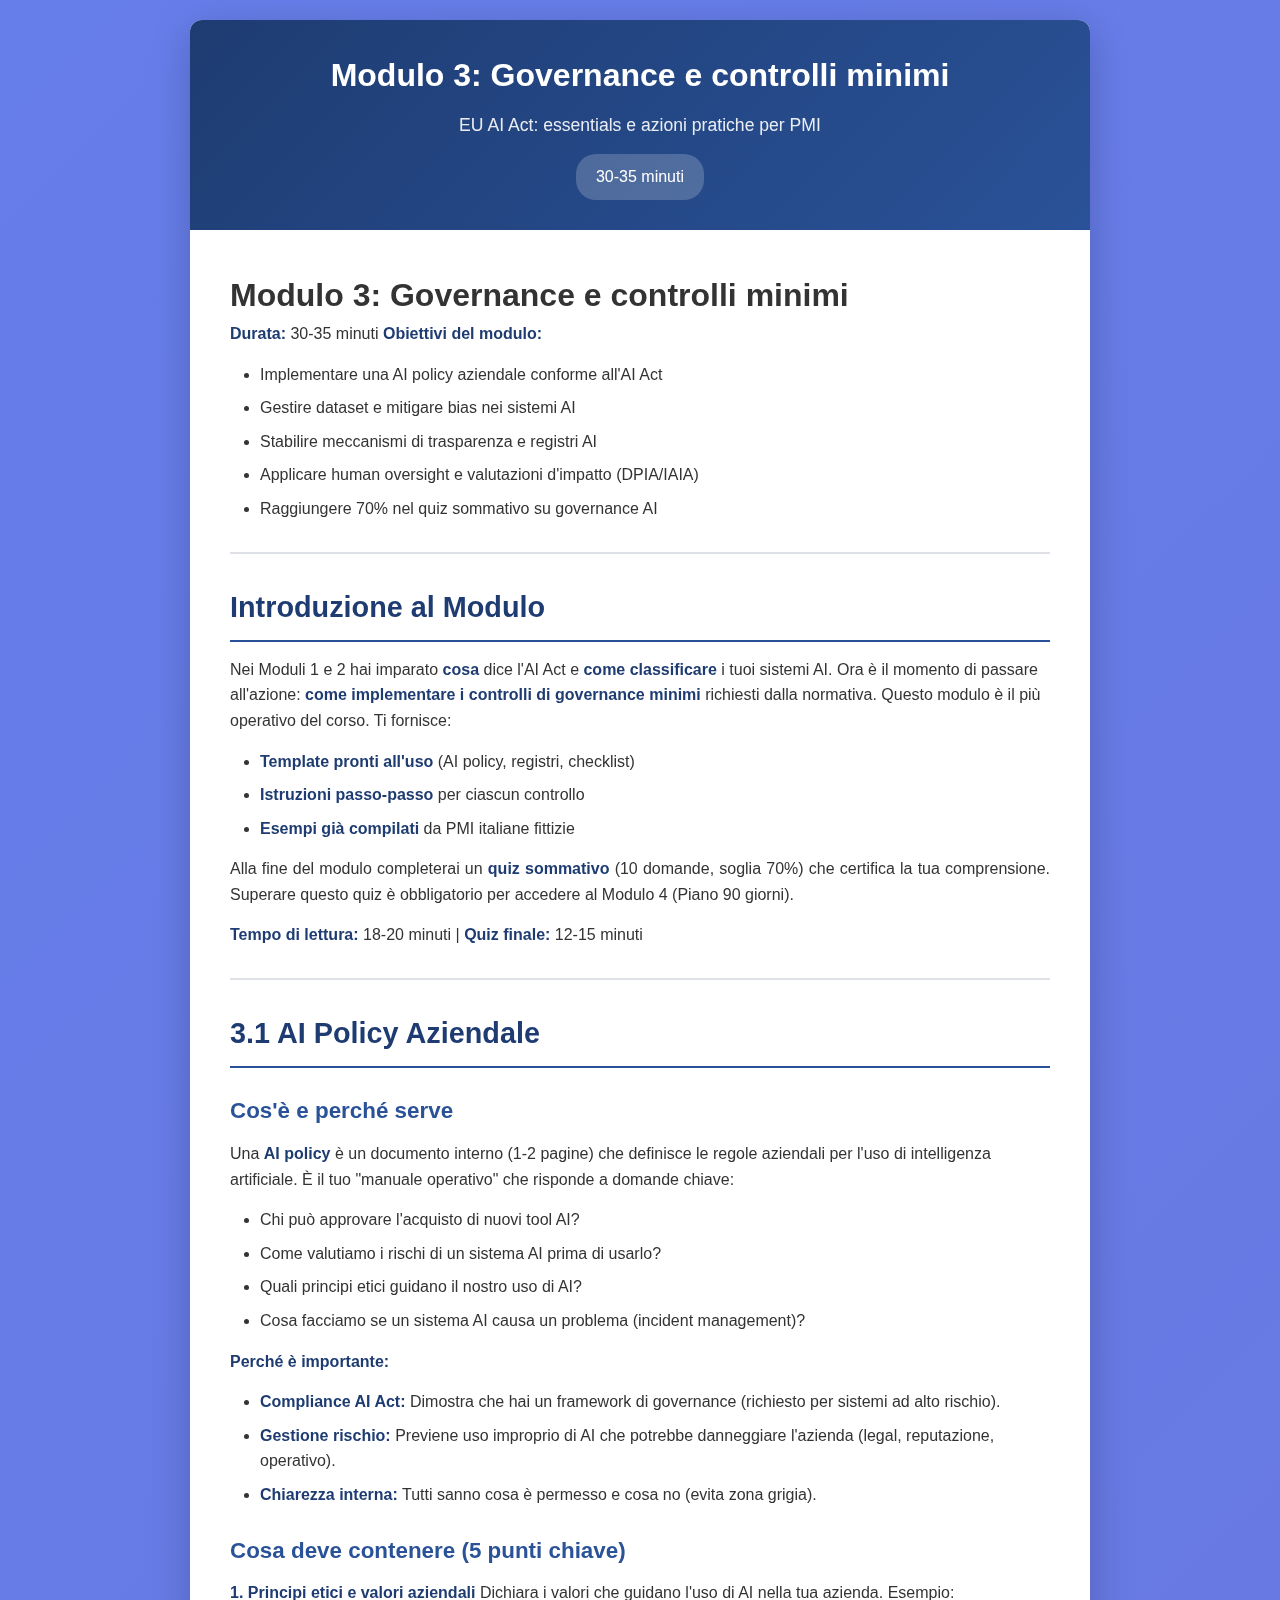
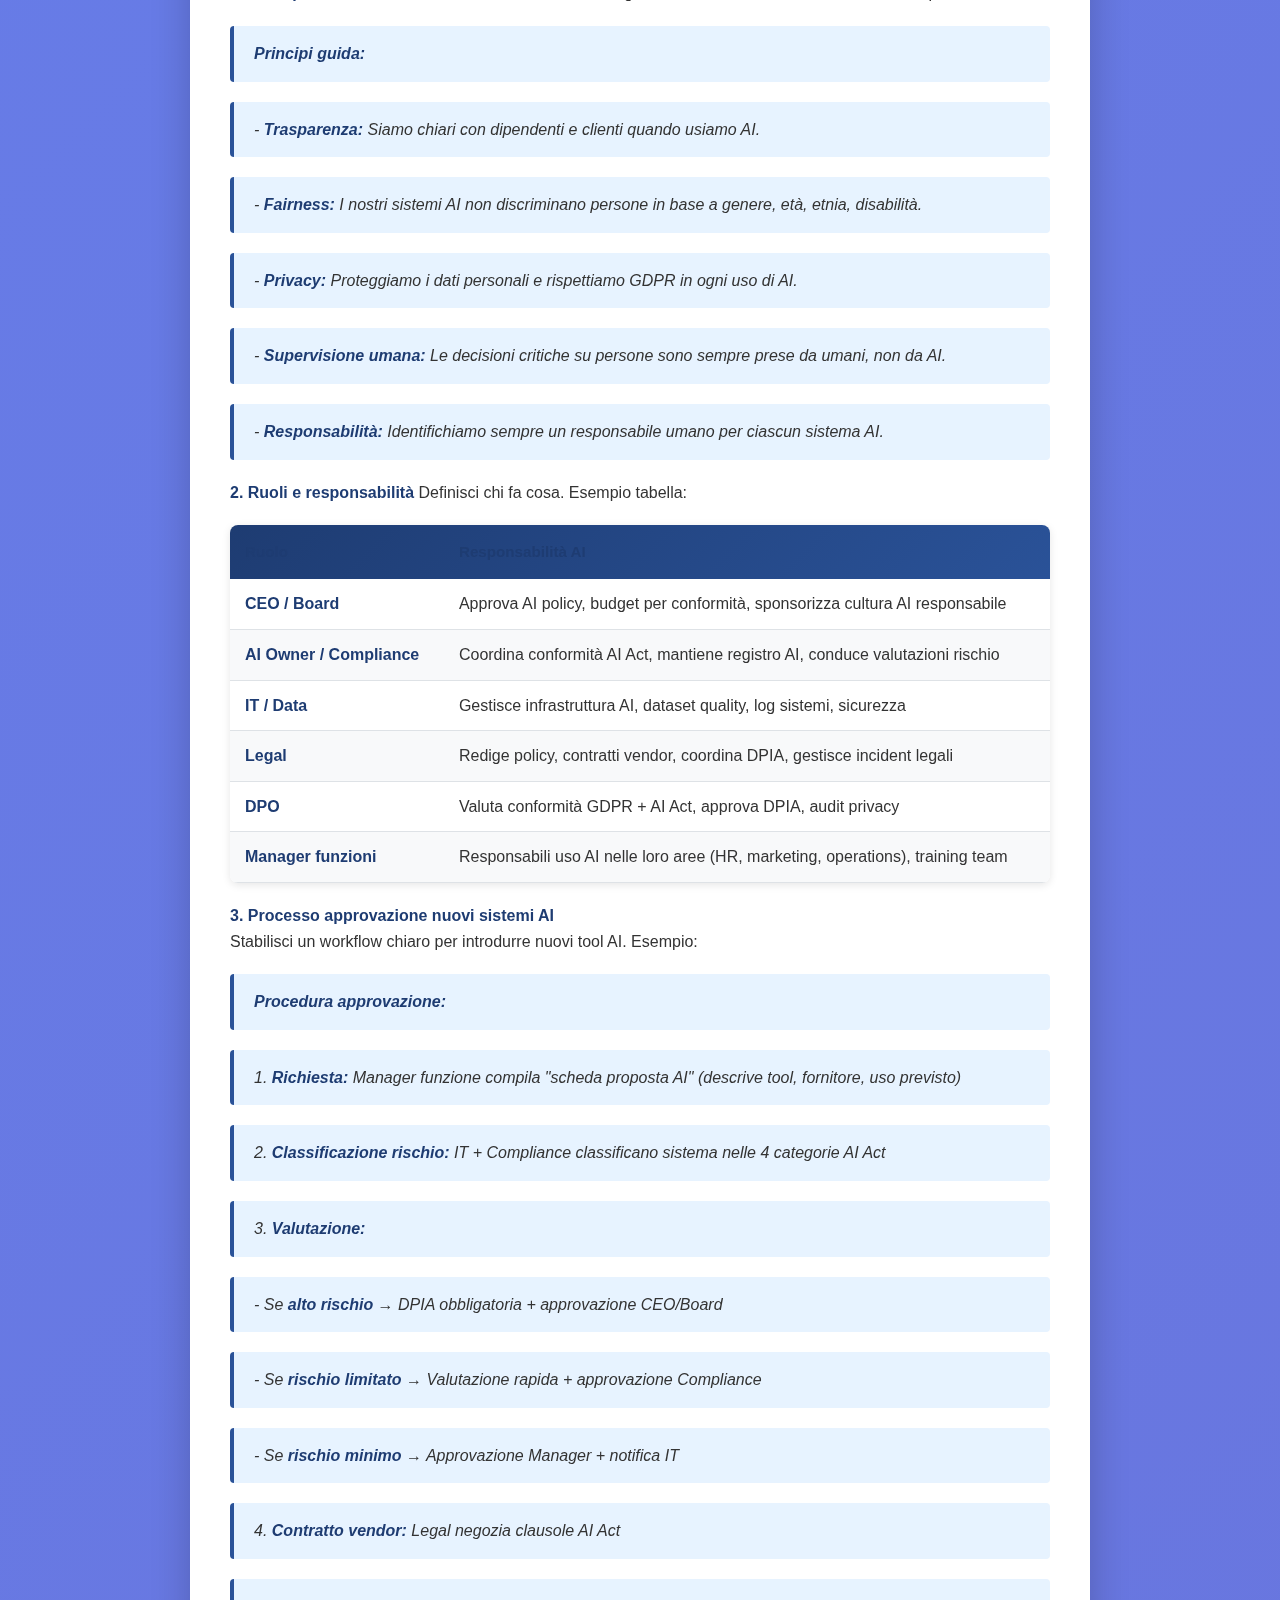
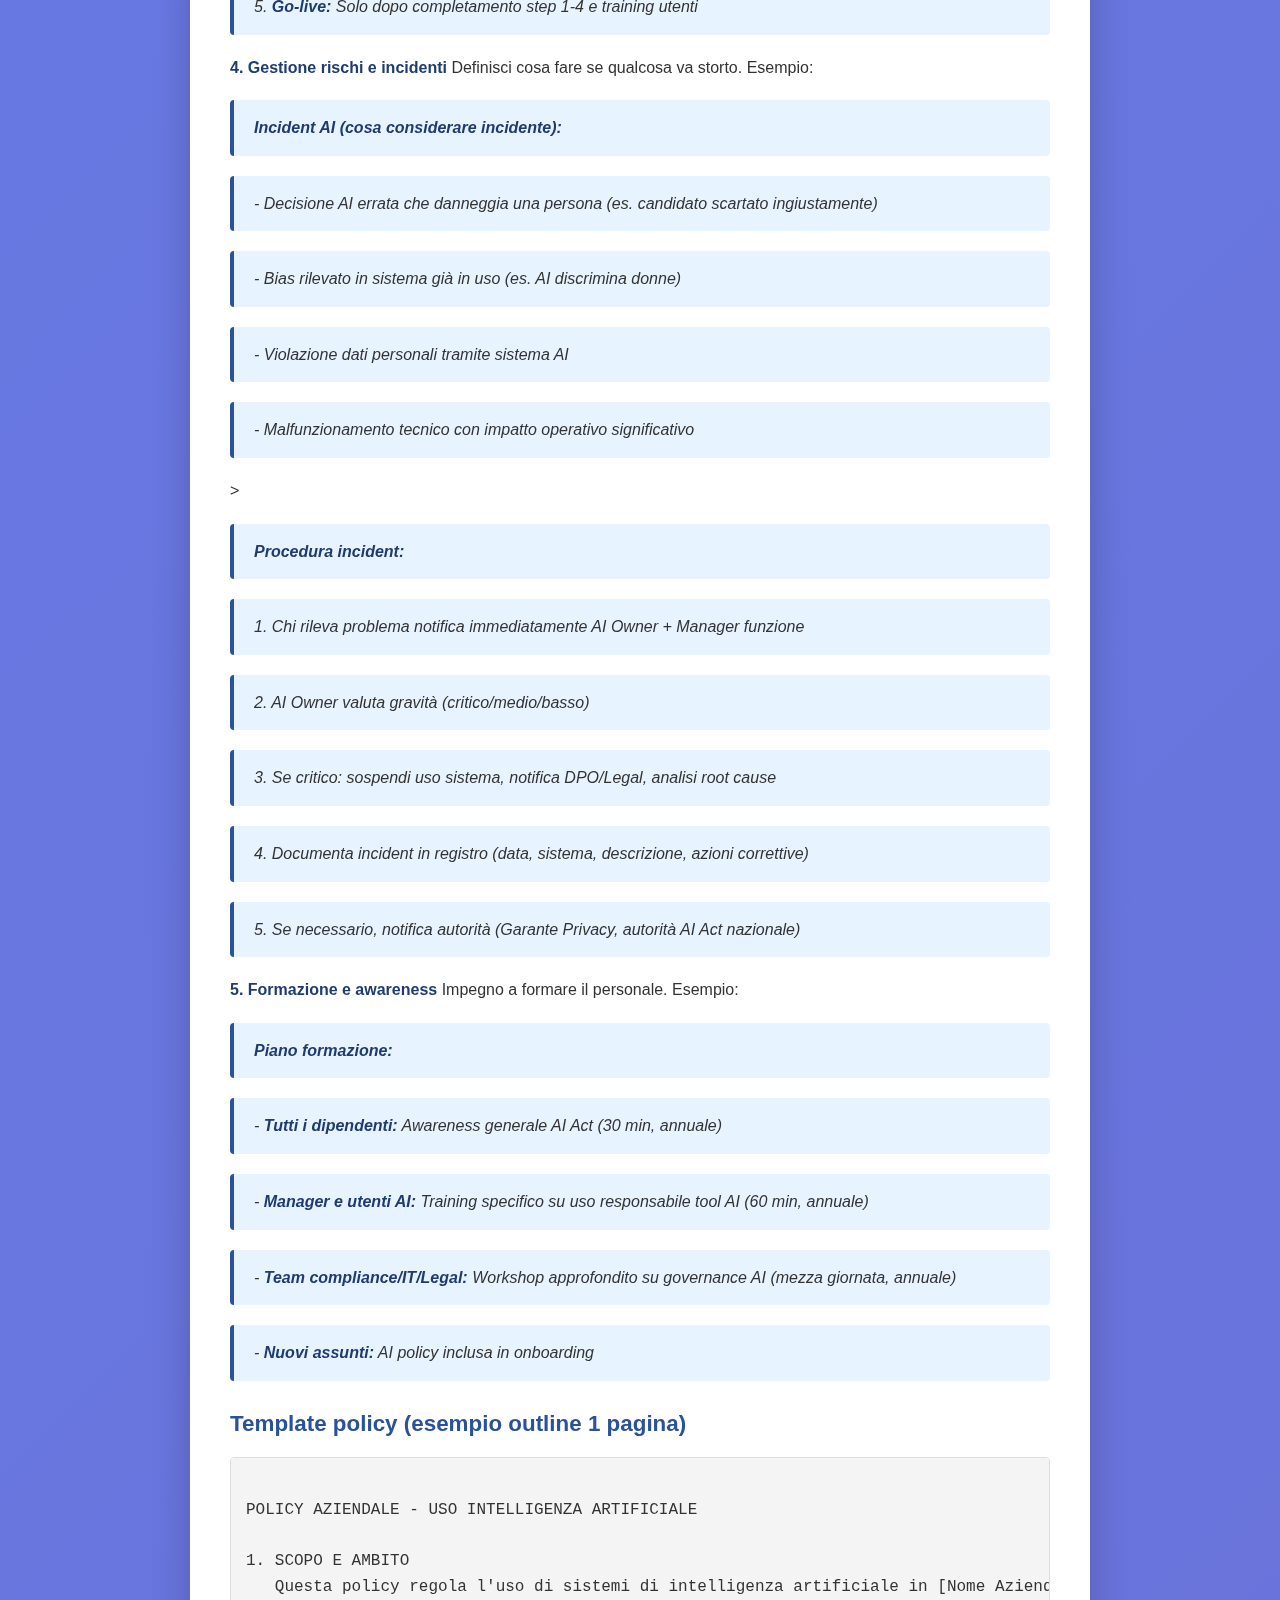
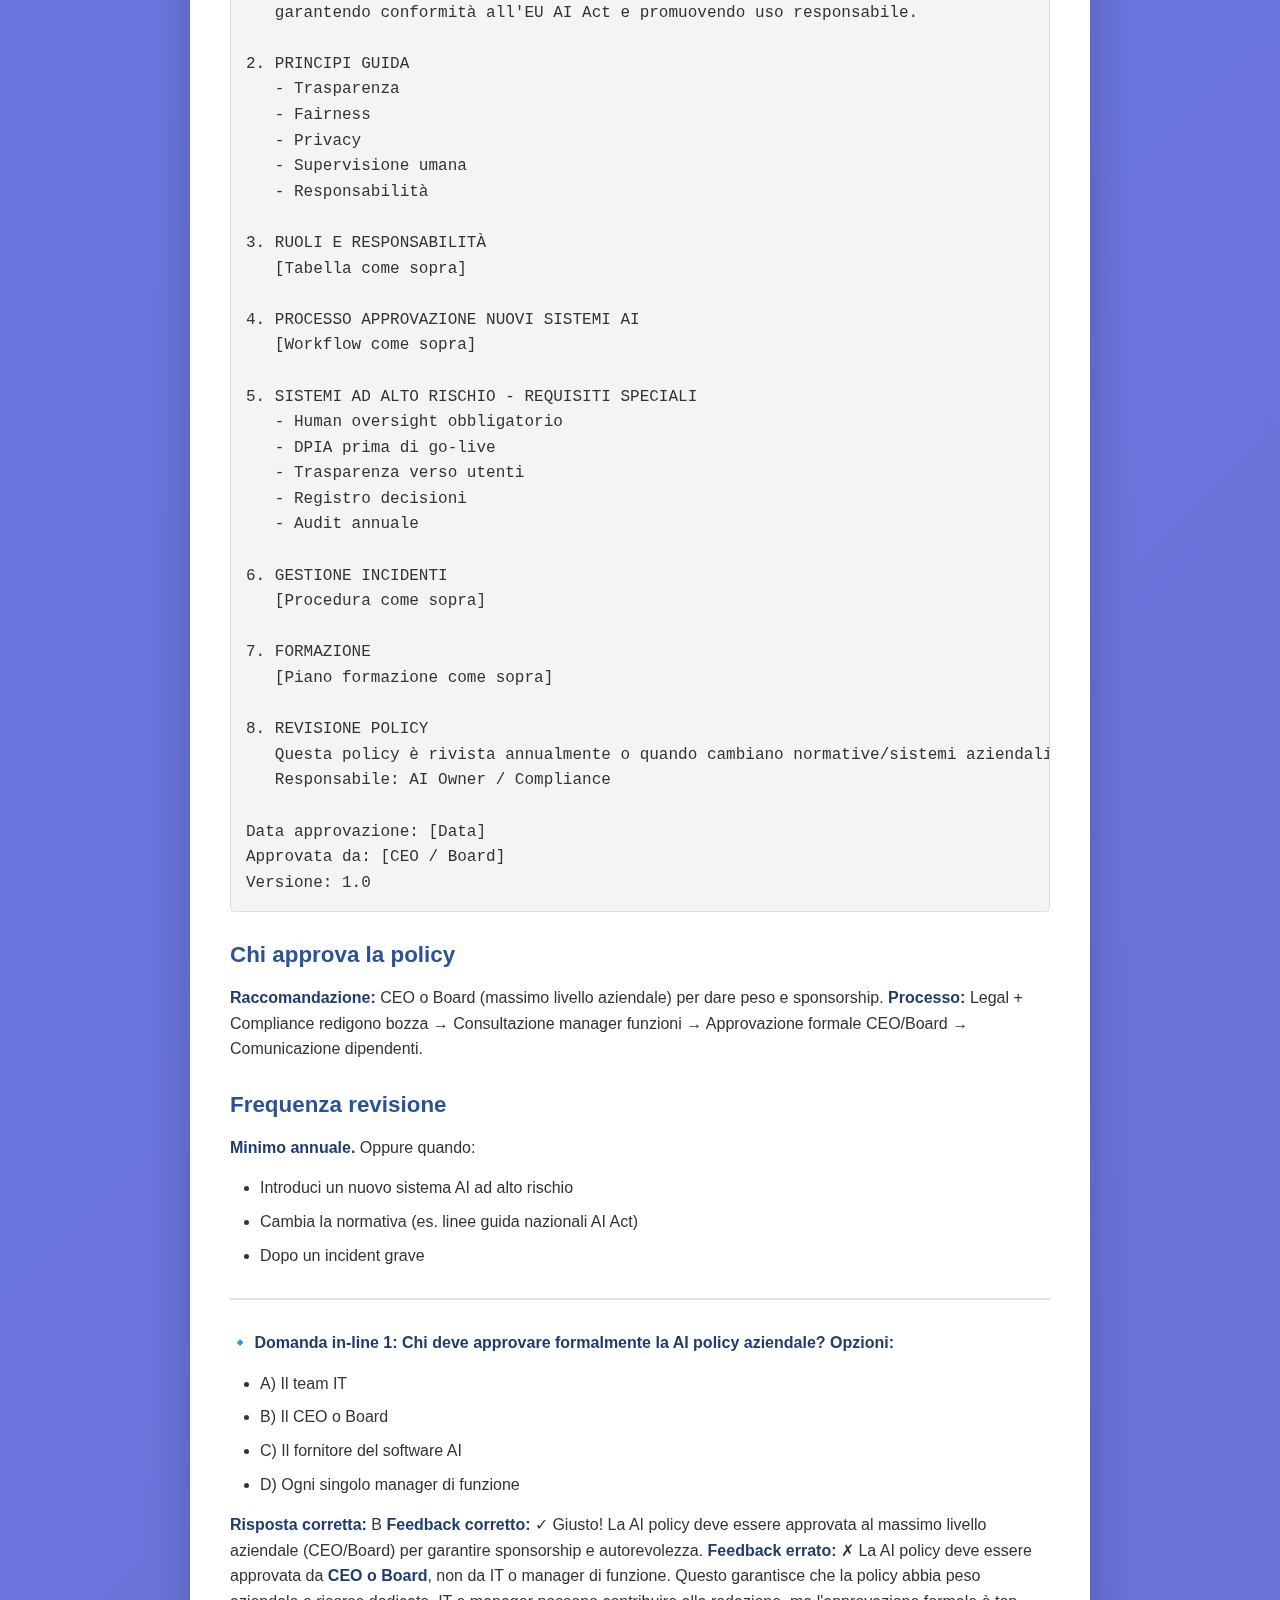
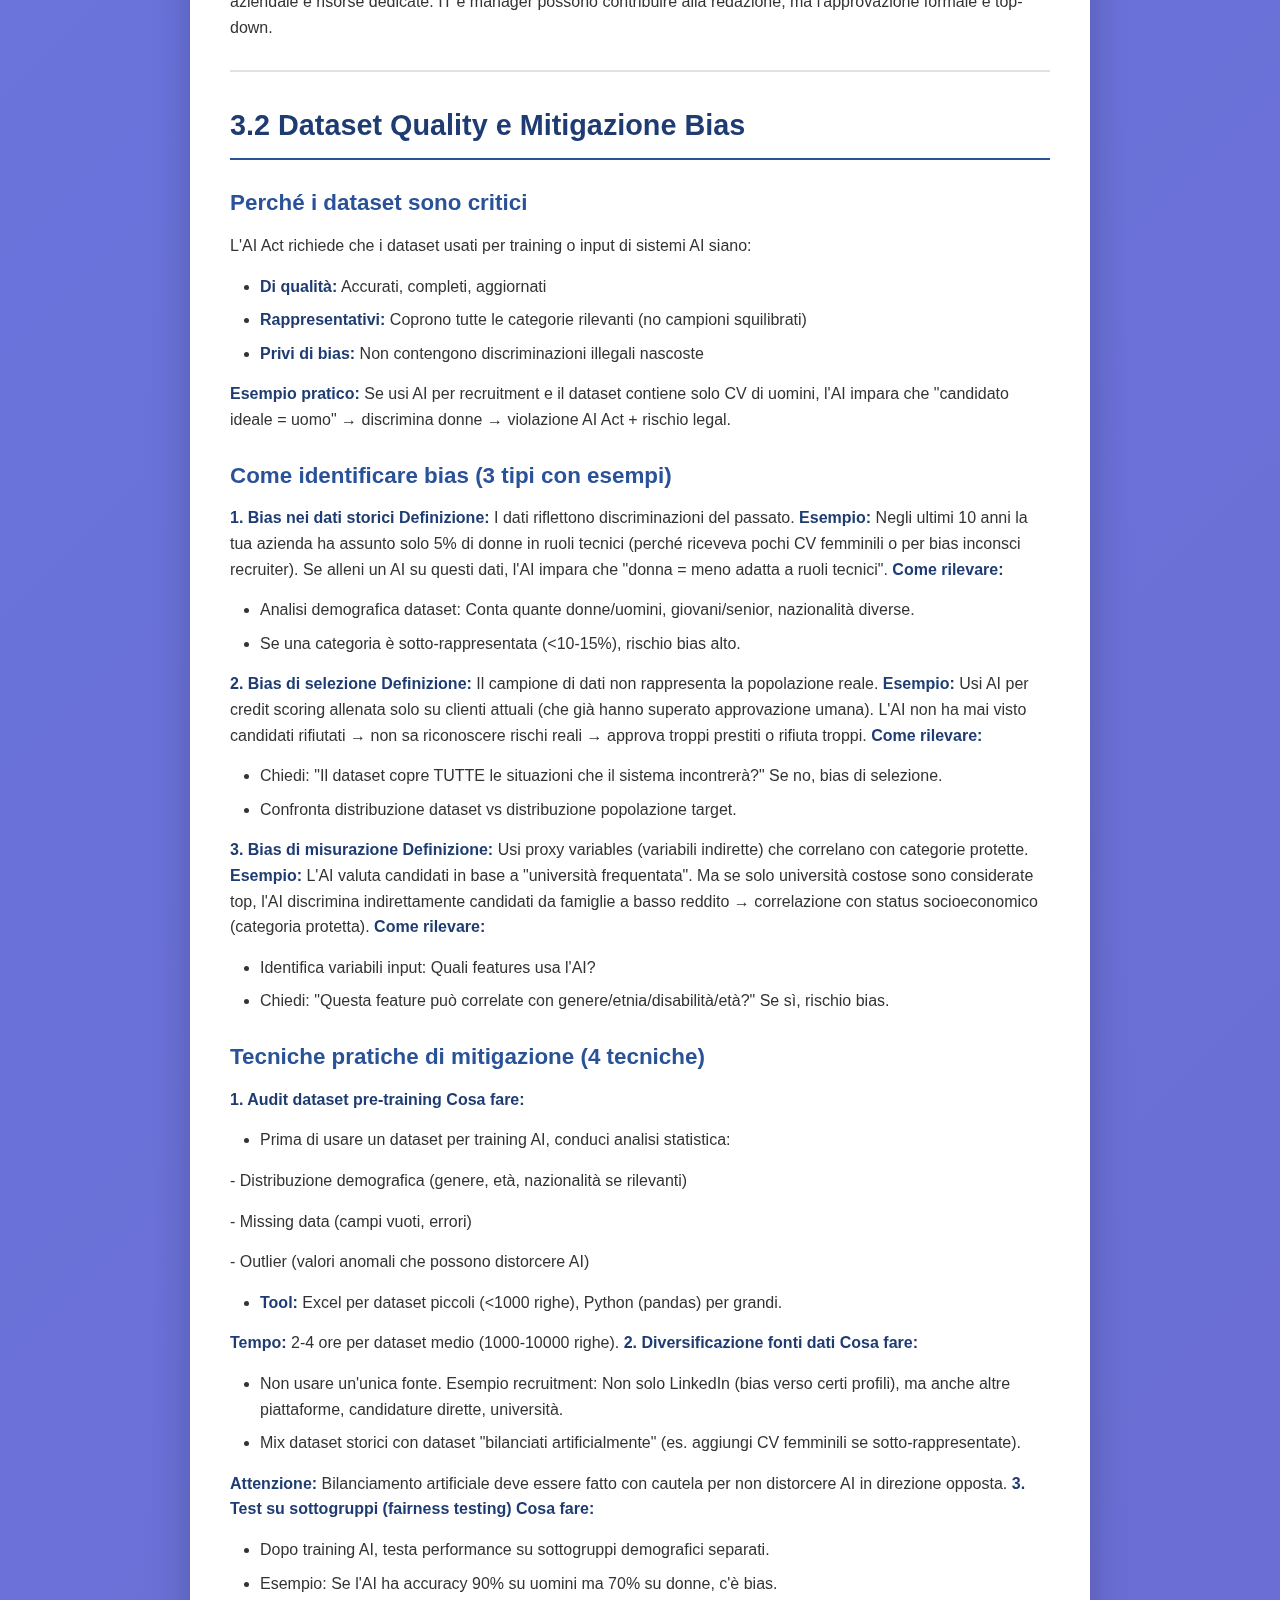
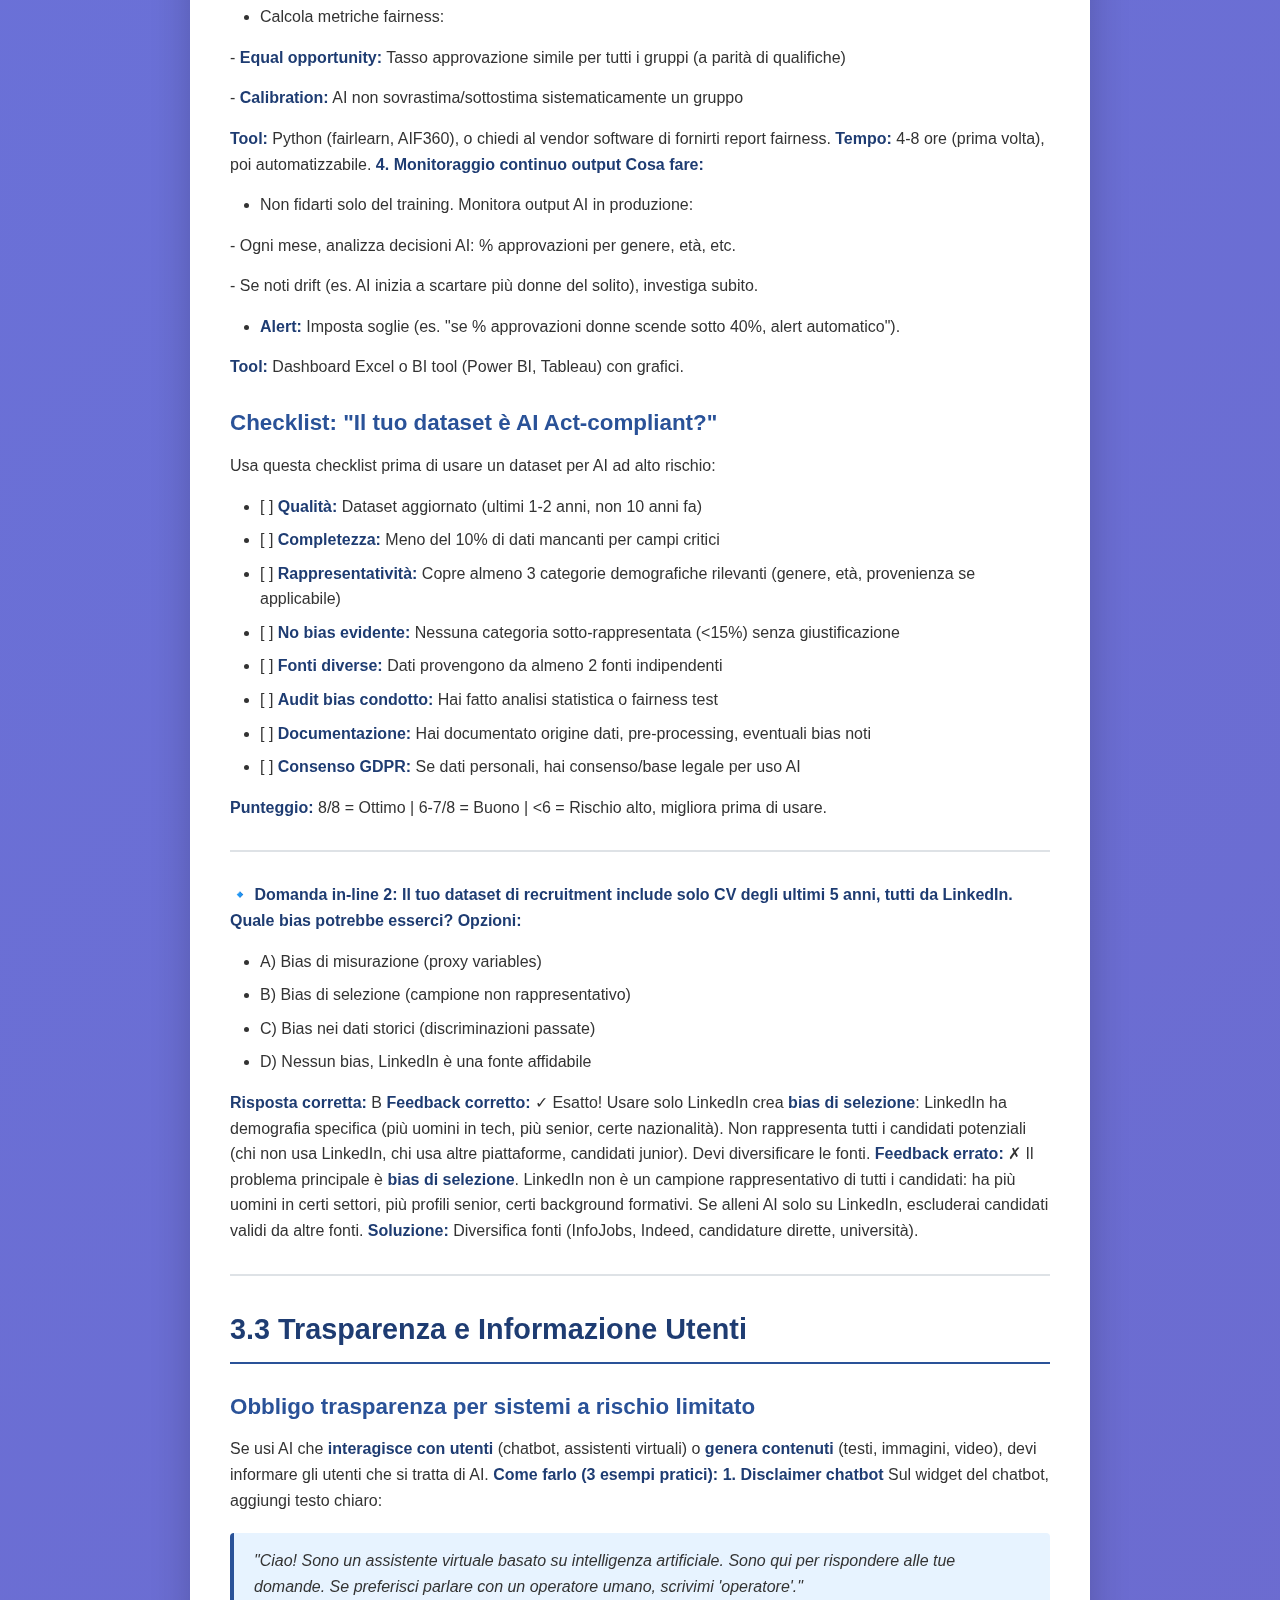
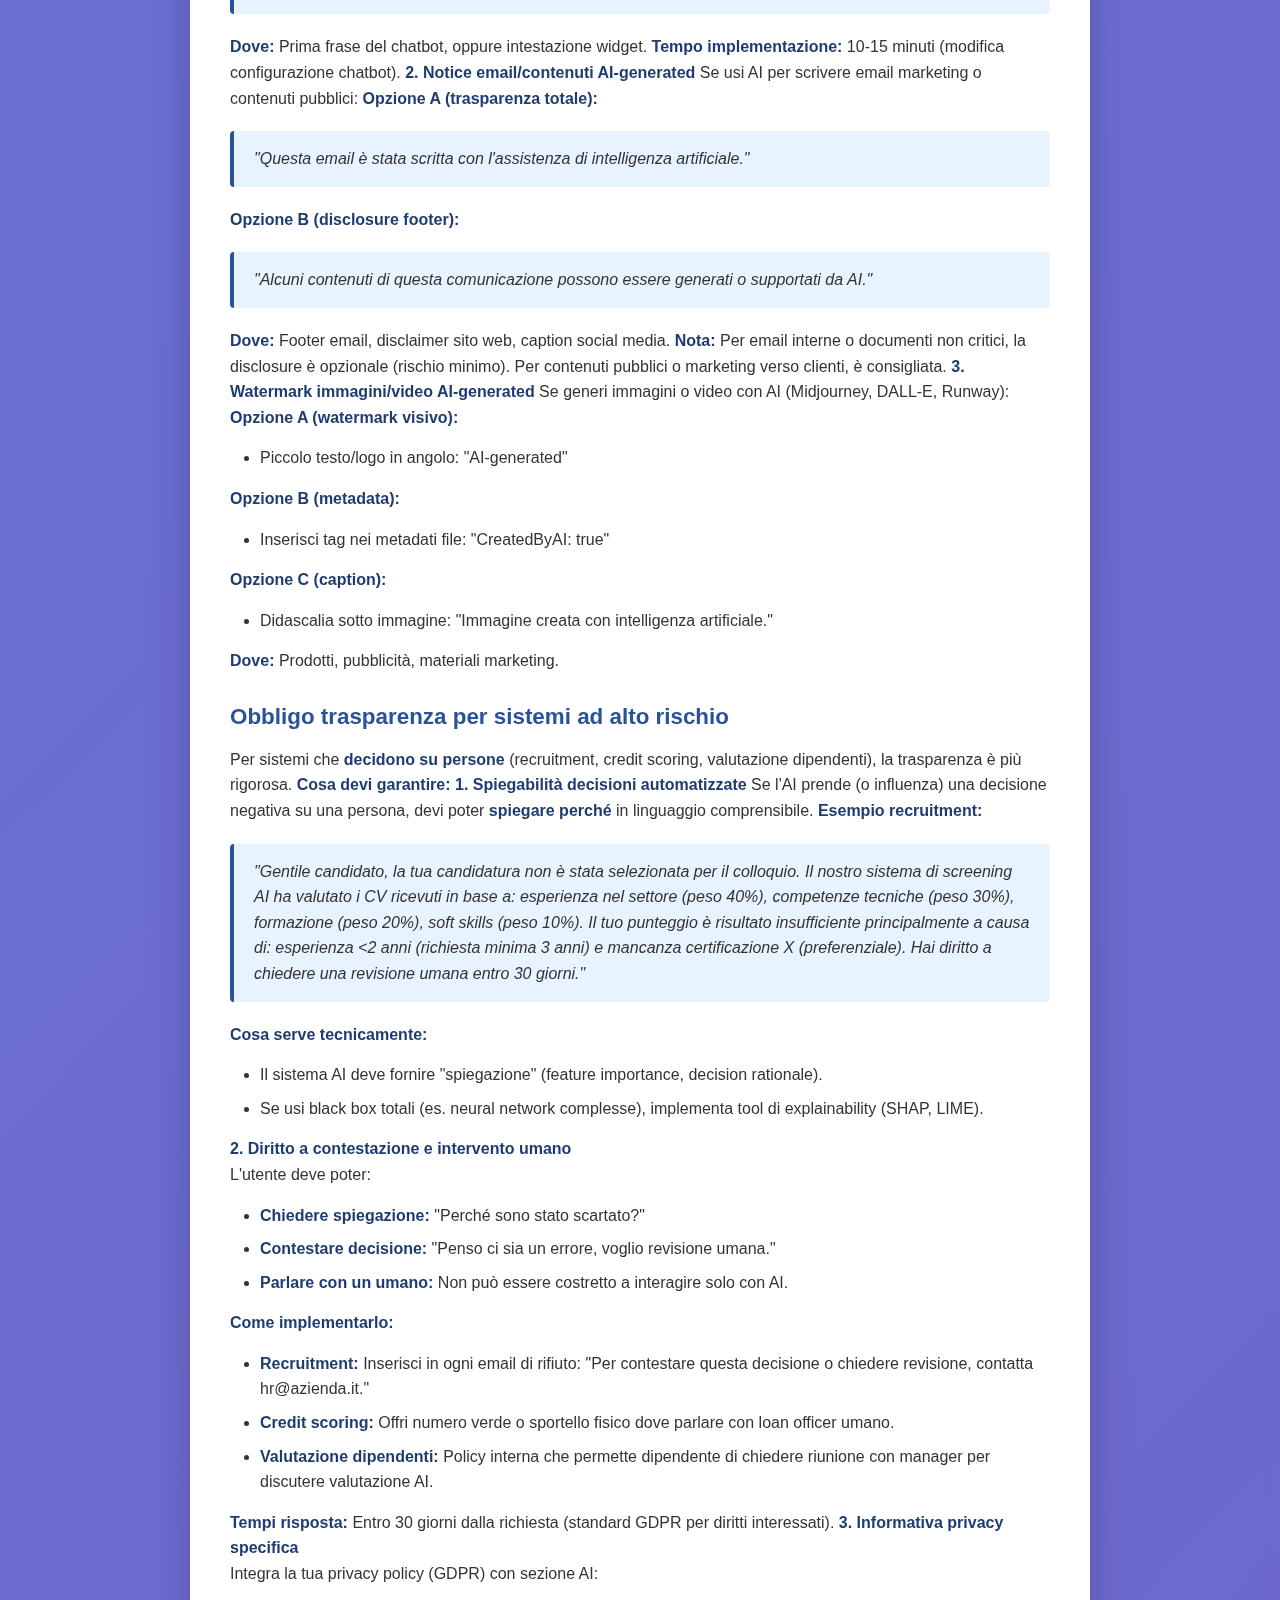
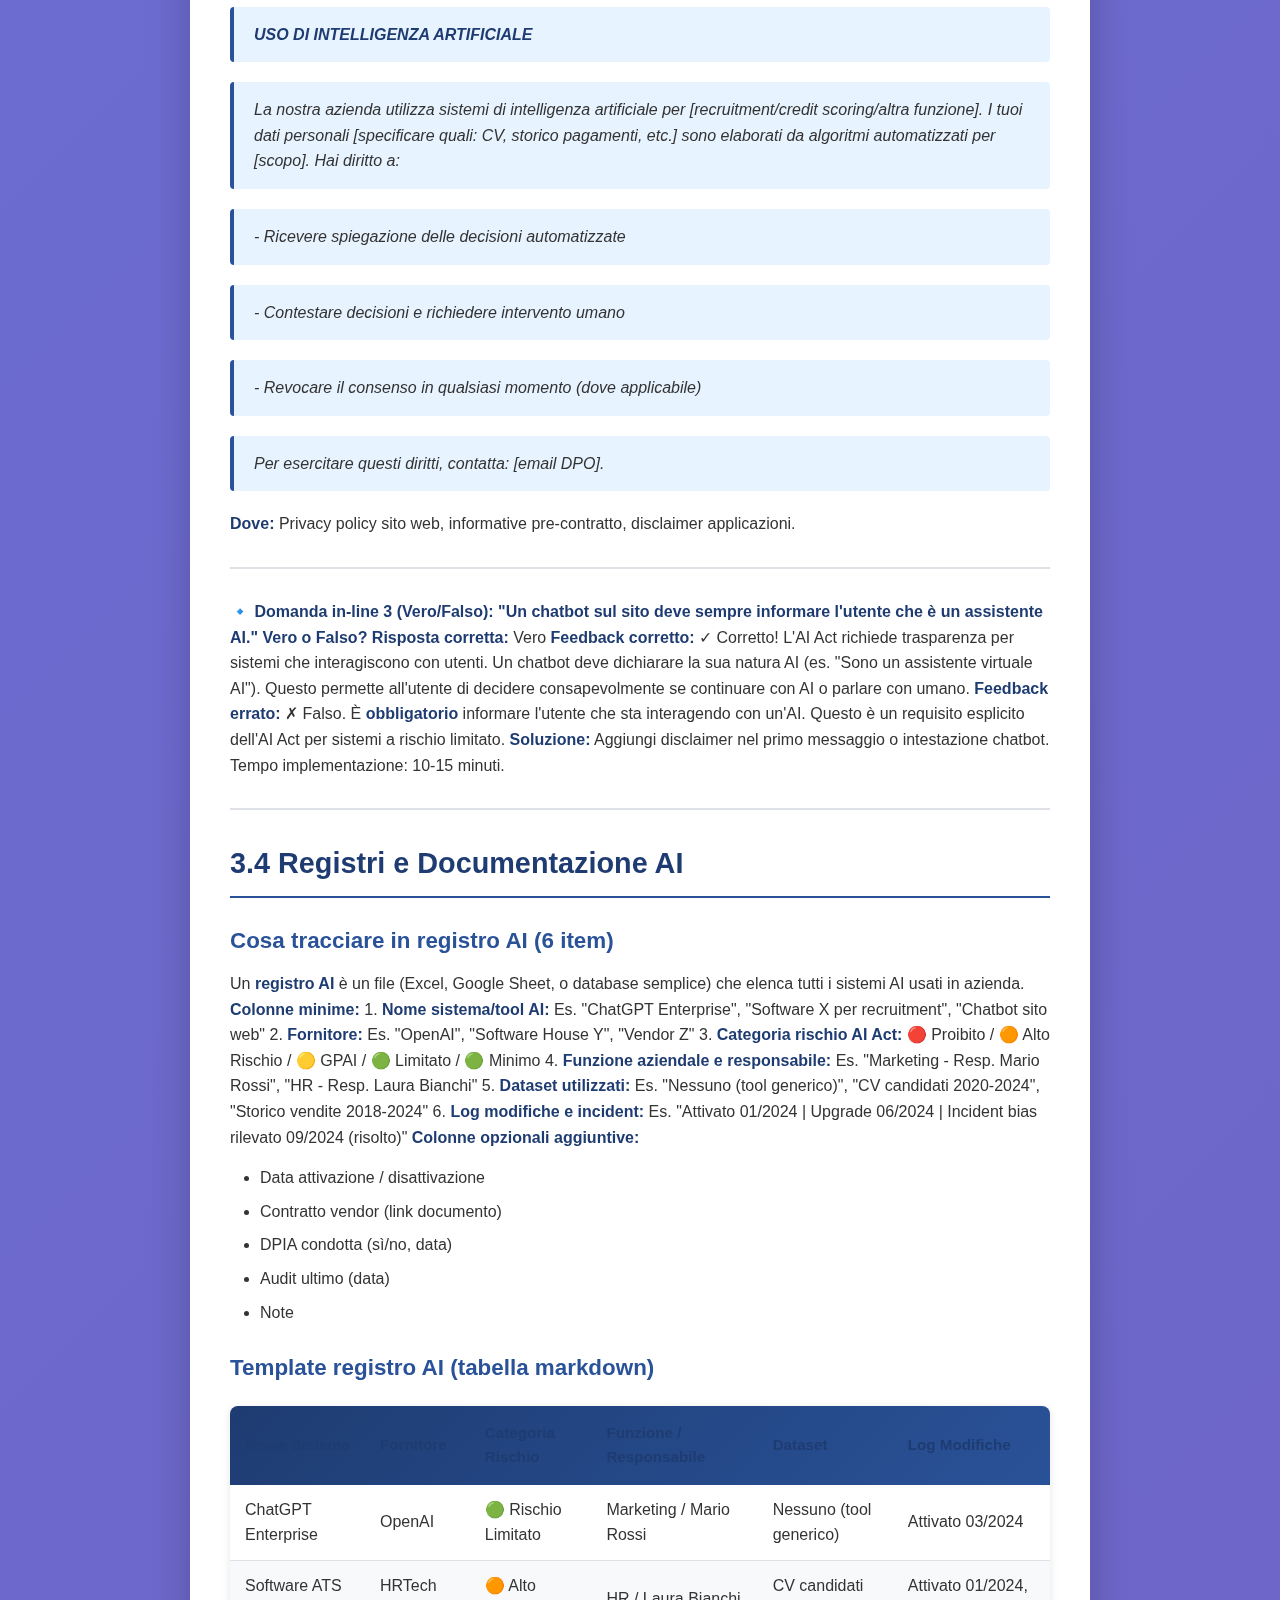
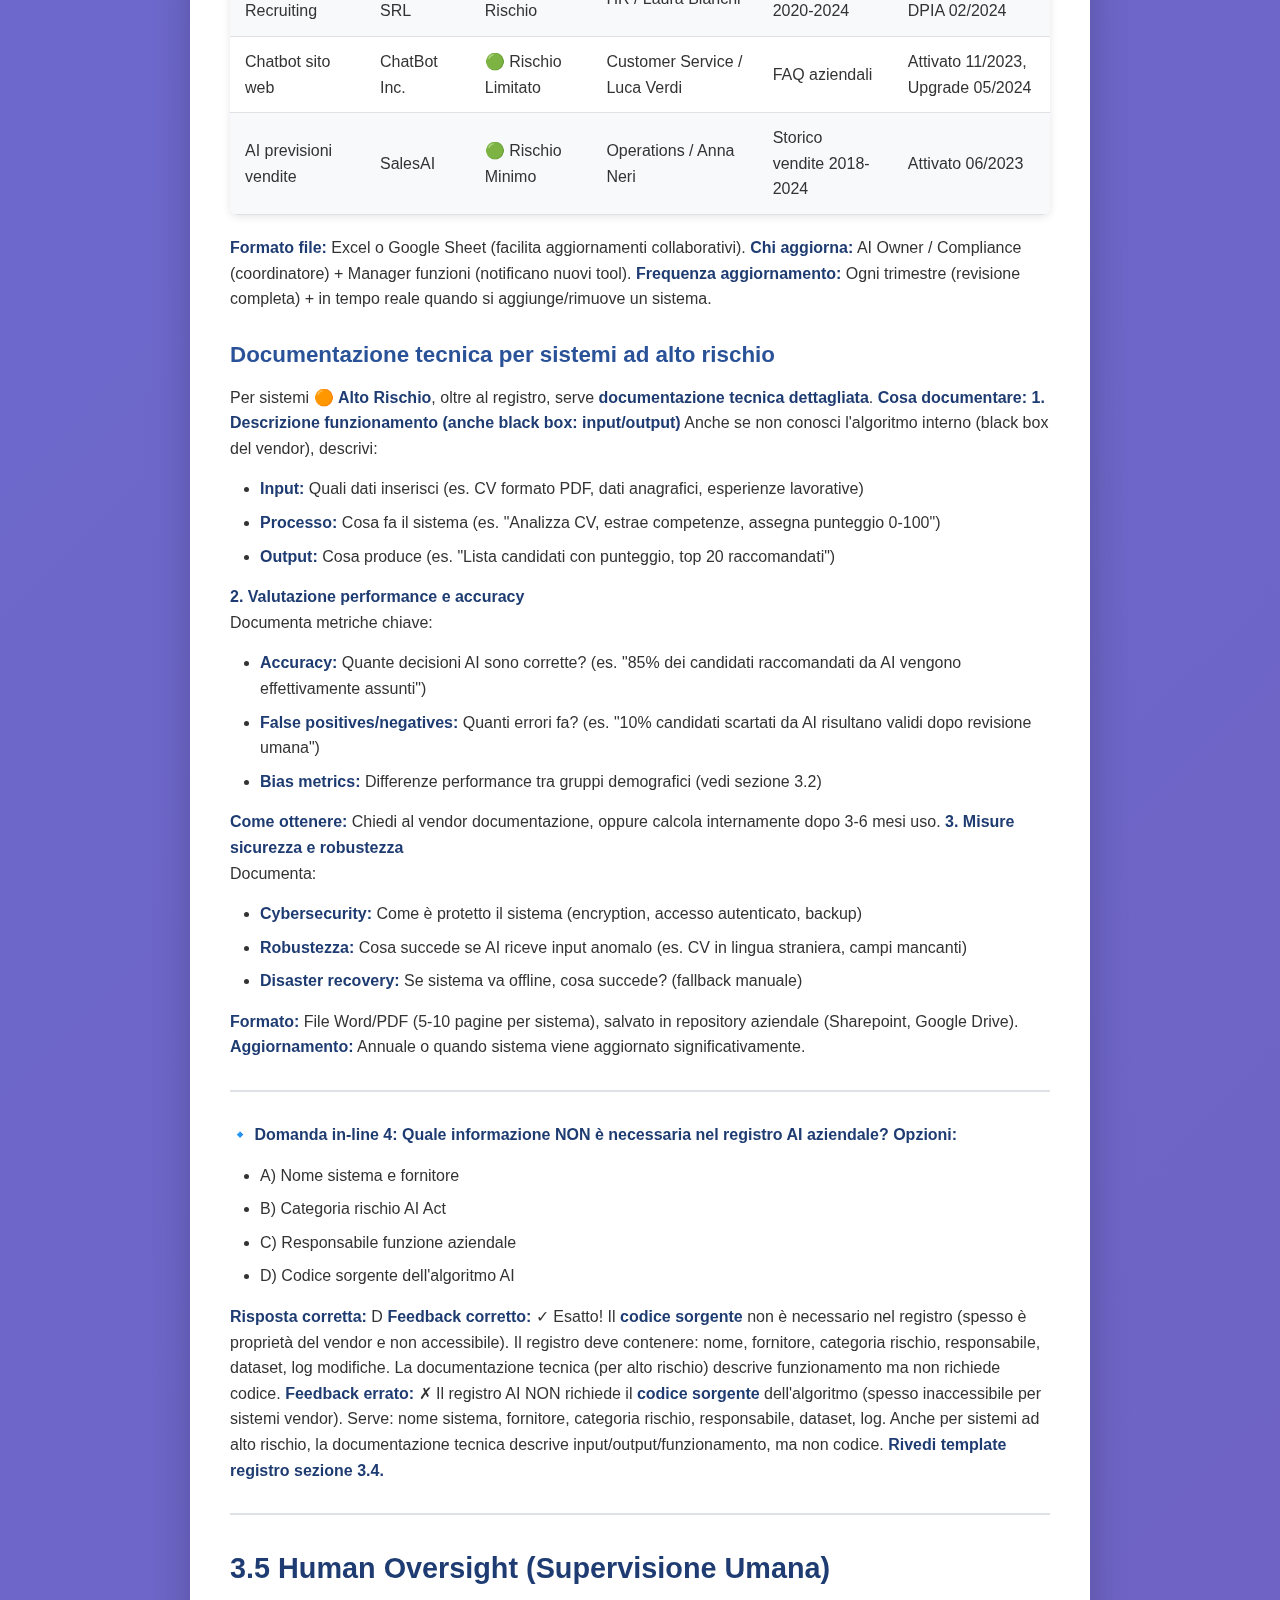
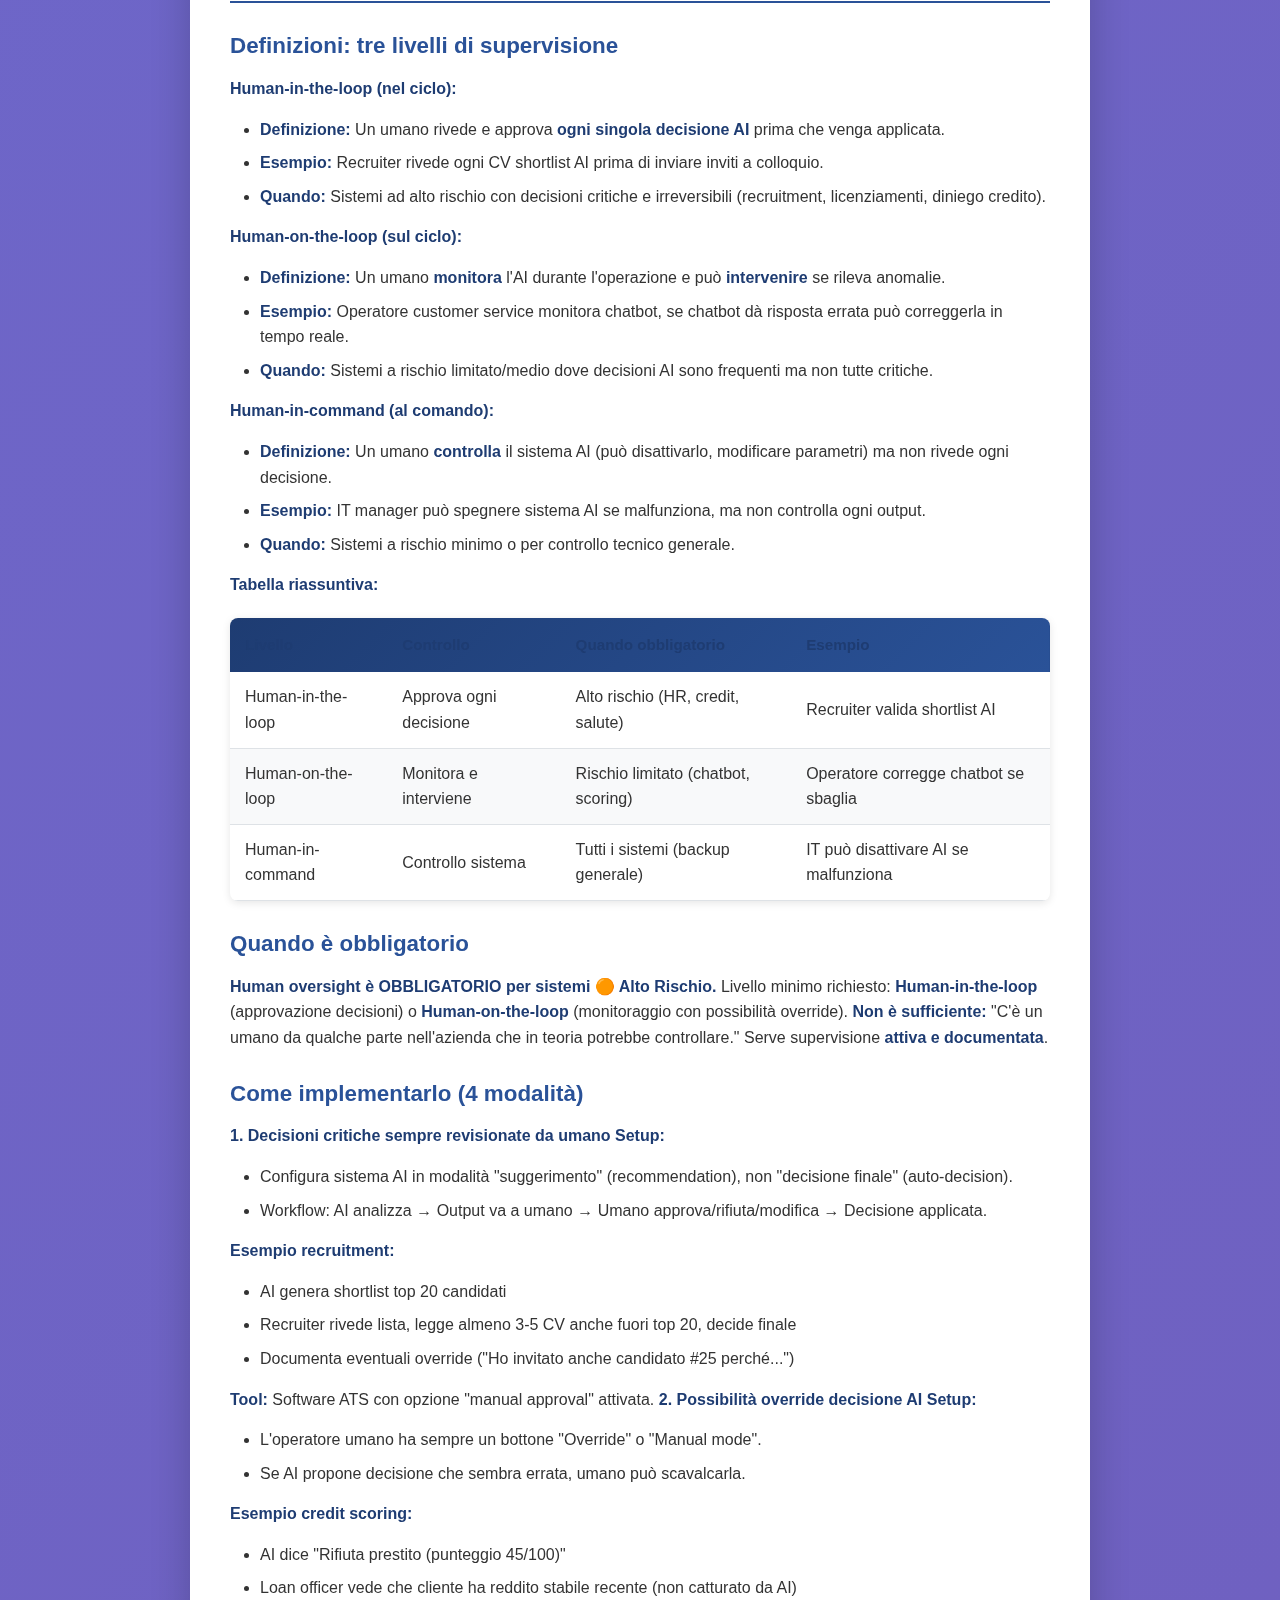
<file: output/eu-ai-act-pmi/modulo3.html>
<!DOCTYPE html>
<html lang="it">
<head>
    <meta charset="UTF-8">
    <meta name="viewport" content="width=device-width, initial-scale=1.0">
    <title>Modulo 3: Governance e controlli minimi - EU AI Act: essentials e azioni pratiche per PMI</title>
    <link rel="stylesheet" href="styles.css">
    <script src="scorm_api.js"></script>
</head>
<body>
    <div class="container">
        <div class="header">
            <h1>Modulo 3: Governance e controlli minimi</h1>
            <div class="subtitle">EU AI Act: essentials e azioni pratiche per PMI</div>
            <div class="progress-indicator">30-35 minuti</div>
        </div>

        <div class="content">
            <h1>Modulo 3: Governance e controlli minimi</h1>

<strong>Durata:</strong> 30-35 minuti

<strong>Obiettivi del modulo:</strong>
<ul>
<li>Implementare una AI policy aziendale conforme all'AI Act</li>
<li>Gestire dataset e mitigare bias nei sistemi AI</li>
<li>Stabilire meccanismi di trasparenza e registri AI</li>
<li>Applicare human oversight e valutazioni d'impatto (DPIA/IAIA)</li>
<li>Raggiungere 70% nel quiz sommativo su governance AI</li>
</ul>

<hr>

<h2>Introduzione al Modulo</h2>

Nei Moduli 1 e 2 hai imparato <strong>cosa</strong> dice l'AI Act e <strong>come classificare</strong> i tuoi sistemi AI. Ora è il momento di passare all'azione: <strong>come implementare i controlli di governance minimi</strong> richiesti dalla normativa.

Questo modulo è il più operativo del corso. Ti fornisce:
<ul>
<li><strong>Template pronti all'uso</strong> (AI policy, registri, checklist)</li>
<li><strong>Istruzioni passo-passo</strong> per ciascun controllo</li>
<li><strong>Esempi già compilati</strong> da PMI italiane fittizie</li>
</ul>

<p>Alla fine del modulo completerai un <strong>quiz sommativo</strong> (10 domande, soglia 70%) che certifica la tua comprensione. Superare questo quiz è obbligatorio per accedere al Modulo 4 (Piano 90 giorni).</p>

<strong>Tempo di lettura:</strong> 18-20 minuti | <strong>Quiz finale:</strong> 12-15 minuti

<hr>

<h2>3.1 AI Policy Aziendale</h2>

<h3>Cos'è e perché serve</h3>

Una <strong>AI policy</strong> è un documento interno (1-2 pagine) che definisce le regole aziendali per l'uso di intelligenza artificiale. È il tuo "manuale operativo" che risponde a domande chiave:
<ul>
<li>Chi può approvare l'acquisto di nuovi tool AI?</li>
<li>Come valutiamo i rischi di un sistema AI prima di usarlo?</li>
<li>Quali principi etici guidano il nostro uso di AI?</li>
<li>Cosa facciamo se un sistema AI causa un problema (incident management)?</li>
</ul>

<strong>Perché è importante:</strong>
<ul>
<li><strong>Compliance AI Act:</strong> Dimostra che hai un framework di governance (richiesto per sistemi ad alto rischio).</li>
<li><strong>Gestione rischio:</strong> Previene uso improprio di AI che potrebbe danneggiare l'azienda (legal, reputazione, operativo).</li>
<li><strong>Chiarezza interna:</strong> Tutti sanno cosa è permesso e cosa no (evita zona grigia).</li>
</ul>

<h3>Cosa deve contenere (5 punti chiave)</h3>

<strong>1. Principi etici e valori aziendali</strong>

Dichiara i valori che guidano l'uso di AI nella tua azienda. Esempio:

<blockquote><strong>Principi guida:</strong></blockquote>
<blockquote>- <strong>Trasparenza:</strong> Siamo chiari con dipendenti e clienti quando usiamo AI.</blockquote>
<blockquote>- <strong>Fairness:</strong> I nostri sistemi AI non discriminano persone in base a genere, età, etnia, disabilità.</blockquote>
<blockquote>- <strong>Privacy:</strong> Proteggiamo i dati personali e rispettiamo GDPR in ogni uso di AI.</blockquote>
<blockquote>- <strong>Supervisione umana:</strong> Le decisioni critiche su persone sono sempre prese da umani, non da AI.</blockquote>
<blockquote>- <strong>Responsabilità:</strong> Identifichiamo sempre un responsabile umano per ciascun sistema AI.</blockquote>

<strong>2. Ruoli e responsabilità</strong>

Definisci chi fa cosa. Esempio tabella:

<table>
<thead>
<tr>
<th><strong>Ruolo</strong></th>
<th><strong>Responsabilità AI</strong></th>
</tr>
</thead>
<tbody>
<tr>
<td><strong>CEO / Board</strong></td>
<td>Approva AI policy, budget per conformità, sponsorizza cultura AI responsabile</td>
</tr>
<tr>
<td><strong>AI Owner / Compliance</strong></td>
<td>Coordina conformità AI Act, mantiene registro AI, conduce valutazioni rischio</td>
</tr>
<tr>
<td><strong>IT / Data</strong></td>
<td>Gestisce infrastruttura AI, dataset quality, log sistemi, sicurezza</td>
</tr>
<tr>
<td><strong>Legal</strong></td>
<td>Redige policy, contratti vendor, coordina DPIA, gestisce incident legali</td>
</tr>
<tr>
<td><strong>DPO</strong></td>
<td>Valuta conformità GDPR + AI Act, approva DPIA, audit privacy</td>
</tr>
<tr>
<td><strong>Manager funzioni</strong></td>
<td>Responsabili uso AI nelle loro aree (HR, marketing, operations), training team</td>
</tr>
</tbody>
</table>

<strong>3. Processo approvazione nuovi sistemi AI</strong>

<p>Stabilisci un workflow chiaro per introdurre nuovi tool AI. Esempio:</p>

<blockquote><strong>Procedura approvazione:</strong></blockquote>
<blockquote>1. <strong>Richiesta:</strong> Manager funzione compila "scheda proposta AI" (descrive tool, fornitore, uso previsto)</blockquote>
<blockquote>2. <strong>Classificazione rischio:</strong> IT + Compliance classificano sistema nelle 4 categorie AI Act</blockquote>
<blockquote>3. <strong>Valutazione:</strong></blockquote>
<blockquote>   - Se <strong>alto rischio</strong> → DPIA obbligatoria + approvazione CEO/Board</blockquote>
<blockquote>   - Se <strong>rischio limitato</strong> → Valutazione rapida + approvazione Compliance</blockquote>
<blockquote>   - Se <strong>rischio minimo</strong> → Approvazione Manager + notifica IT</blockquote>
<blockquote>4. <strong>Contratto vendor:</strong> Legal negozia clausole AI Act</blockquote>
<blockquote>5. <strong>Go-live:</strong> Solo dopo completamento step 1-4 e training utenti</blockquote>

<strong>4. Gestione rischi e incidenti</strong>

Definisci cosa fare se qualcosa va storto. Esempio:

<blockquote><strong>Incident AI (cosa considerare incidente):</strong></blockquote>
<blockquote>- Decisione AI errata che danneggia una persona (es. candidato scartato ingiustamente)</blockquote>
<blockquote>- Bias rilevato in sistema già in uso (es. AI discrimina donne)</blockquote>
<blockquote>- Violazione dati personali tramite sistema AI</blockquote>
<blockquote>- Malfunzionamento tecnico con impatto operativo significativo</blockquote>
>
<blockquote><strong>Procedura incident:</strong></blockquote>
<blockquote>1. Chi rileva problema notifica immediatamente AI Owner + Manager funzione</blockquote>
<blockquote>2. AI Owner valuta gravità (critico/medio/basso)</blockquote>
<blockquote>3. Se critico: sospendi uso sistema, notifica DPO/Legal, analisi root cause</blockquote>
<blockquote>4. Documenta incident in registro (data, sistema, descrizione, azioni correttive)</blockquote>
<blockquote>5. Se necessario, notifica autorità (Garante Privacy, autorità AI Act nazionale)</blockquote>

<strong>5. Formazione e awareness</strong>

Impegno a formare il personale. Esempio:

<blockquote><strong>Piano formazione:</strong></blockquote>
<blockquote>- <strong>Tutti i dipendenti:</strong> Awareness generale AI Act (30 min, annuale)</blockquote>
<blockquote>- <strong>Manager e utenti AI:</strong> Training specifico su uso responsabile tool AI (60 min, annuale)</blockquote>
<blockquote>- <strong>Team compliance/IT/Legal:</strong> Workshop approfondito su governance AI (mezza giornata, annuale)</blockquote>
<blockquote>- <strong>Nuovi assunti:</strong> AI policy inclusa in onboarding</blockquote>

<h3>Template policy (esempio outline 1 pagina)</h3>

<pre><code>
POLICY AZIENDALE - USO INTELLIGENZA ARTIFICIALE

1. SCOPO E AMBITO
   Questa policy regola l'uso di sistemi di intelligenza artificiale in [Nome Azienda],
   garantendo conformità all'EU AI Act e promuovendo uso responsabile.

2. PRINCIPI GUIDA
   - Trasparenza
   - Fairness
   - Privacy
   - Supervisione umana
   - Responsabilità

3. RUOLI E RESPONSABILITÀ
   [Tabella come sopra]

4. PROCESSO APPROVAZIONE NUOVI SISTEMI AI
   [Workflow come sopra]

5. SISTEMI AD ALTO RISCHIO - REQUISITI SPECIALI
   - Human oversight obbligatorio
   - DPIA prima di go-live
   - Trasparenza verso utenti
   - Registro decisioni
   - Audit annuale

6. GESTIONE INCIDENTI
   [Procedura come sopra]

7. FORMAZIONE
   [Piano formazione come sopra]

8. REVISIONE POLICY
   Questa policy è rivista annualmente o quando cambiano normative/sistemi aziendali.
   Responsabile: AI Owner / Compliance

Data approvazione: [Data]
Approvata da: [CEO / Board]
Versione: 1.0
</code></pre>

<h3>Chi approva la policy</h3>

<strong>Raccomandazione:</strong> CEO o Board (massimo livello aziendale) per dare peso e sponsorship.

<strong>Processo:</strong> Legal + Compliance redigono bozza → Consultazione manager funzioni → Approvazione formale CEO/Board → Comunicazione dipendenti.

<h3>Frequenza revisione</h3>

<strong>Minimo annuale.</strong> Oppure quando:
<ul>
<li>Introduci un nuovo sistema AI ad alto rischio</li>
<li>Cambia la normativa (es. linee guida nazionali AI Act)</li>
<li>Dopo un incident grave</li>
</ul>

<hr>

<strong>🔹 Domanda in-line 1:</strong>

<strong>Chi deve approvare formalmente la AI policy aziendale?</strong>

<strong>Opzioni:</strong>
<ul>
<li>A) Il team IT</li>
<li>B) Il CEO o Board</li>
<li>C) Il fornitore del software AI</li>
<li>D) Ogni singolo manager di funzione</li>
</ul>

<strong>Risposta corretta:</strong> B

<strong>Feedback corretto:</strong> ✓ Giusto! La AI policy deve essere approvata al massimo livello aziendale (CEO/Board) per garantire sponsorship e autorevolezza.

<strong>Feedback errato:</strong> ✗ La AI policy deve essere approvata da <strong>CEO o Board</strong>, non da IT o manager di funzione. Questo garantisce che la policy abbia peso aziendale e risorse dedicate. IT e manager possono contribuire alla redazione, ma l'approvazione formale è top-down.

<hr>

<h2>3.2 Dataset Quality e Mitigazione Bias</h2>

<h3>Perché i dataset sono critici</h3>

L'AI Act richiede che i dataset usati per training o input di sistemi AI siano:
<ul>
<li><strong>Di qualità:</strong> Accurati, completi, aggiornati</li>
<li><strong>Rappresentativi:</strong> Coprono tutte le categorie rilevanti (no campioni squilibrati)</li>
<li><strong>Privi di bias:</strong> Non contengono discriminazioni illegali nascoste</li>
</ul>

<strong>Esempio pratico:</strong> Se usi AI per recruitment e il dataset contiene solo CV di uomini, l'AI impara che "candidato ideale = uomo" → discrimina donne → violazione AI Act + rischio legal.

<h3>Come identificare bias (3 tipi con esempi)</h3>

<strong>1. Bias nei dati storici</strong>

<strong>Definizione:</strong> I dati riflettono discriminazioni del passato.

<strong>Esempio:</strong> Negli ultimi 10 anni la tua azienda ha assunto solo 5% di donne in ruoli tecnici (perché riceveva pochi CV femminili o per bias inconsci recruiter). Se alleni un AI su questi dati, l'AI impara che "donna = meno adatta a ruoli tecnici".

<strong>Come rilevare:</strong>
<ul>
<li>Analisi demografica dataset: Conta quante donne/uomini, giovani/senior, nazionalità diverse.</li>
<li>Se una categoria è sotto-rappresentata (<10-15%), rischio bias alto.</li>
</ul>

<strong>2. Bias di selezione</strong>

<strong>Definizione:</strong> Il campione di dati non rappresenta la popolazione reale.

<strong>Esempio:</strong> Usi AI per credit scoring allenata solo su clienti attuali (che già hanno superato approvazione umana). L'AI non ha mai visto candidati rifiutati → non sa riconoscere rischi reali → approva troppi prestiti o rifiuta troppi.

<strong>Come rilevare:</strong>
<ul>
<li>Chiedi: "Il dataset copre TUTTE le situazioni che il sistema incontrerà?" Se no, bias di selezione.</li>
<li>Confronta distribuzione dataset vs distribuzione popolazione target.</li>
</ul>

<strong>3. Bias di misurazione</strong>

<strong>Definizione:</strong> Usi proxy variables (variabili indirette) che correlano con categorie protette.

<strong>Esempio:</strong> L'AI valuta candidati in base a "università frequentata". Ma se solo università costose sono considerate top, l'AI discrimina indirettamente candidati da famiglie a basso reddito → correlazione con status socioeconomico (categoria protetta).

<strong>Come rilevare:</strong>
<ul>
<li>Identifica variabili input: Quali features usa l'AI?</li>
<li>Chiedi: "Questa feature può correlate con genere/etnia/disabilità/età?" Se sì, rischio bias.</li>
</ul>

<h3>Tecniche pratiche di mitigazione (4 tecniche)</h3>

<strong>1. Audit dataset pre-training</strong>

<strong>Cosa fare:</strong>
<ul>
<li>Prima di usare un dataset per training AI, conduci analisi statistica:</li>
</ul>
<p>- Distribuzione demografica (genere, età, nazionalità se rilevanti)</p>
<p>- Missing data (campi vuoti, errori)</p>
<p>- Outlier (valori anomali che possono distorcere AI)</p>
<ul>
<li><strong>Tool:</strong> Excel per dataset piccoli (<1000 righe), Python (pandas) per grandi.</li>
</ul>

<strong>Tempo:</strong> 2-4 ore per dataset medio (1000-10000 righe).

<strong>2. Diversificazione fonti dati</strong>

<strong>Cosa fare:</strong>
<ul>
<li>Non usare un'unica fonte. Esempio recruitment: Non solo LinkedIn (bias verso certi profili), ma anche altre piattaforme, candidature dirette, università.</li>
<li>Mix dataset storici con dataset "bilanciati artificialmente" (es. aggiungi CV femminili se sotto-rappresentate).</li>
</ul>

<strong>Attenzione:</strong> Bilanciamento artificiale deve essere fatto con cautela per non distorcere AI in direzione opposta.

<strong>3. Test su sottogruppi (fairness testing)</strong>

<strong>Cosa fare:</strong>
<ul>
<li>Dopo training AI, testa performance su sottogruppi demografici separati.</li>
<li>Esempio: Se l'AI ha accuracy 90% su uomini ma 70% su donne, c'è bias.</li>
<li>Calcola metriche fairness:</li>
</ul>
<p>- <strong>Equal opportunity:</strong> Tasso approvazione simile per tutti i gruppi (a parità di qualifiche)</p>
<p>- <strong>Calibration:</strong> AI non sovrastima/sottostima sistematicamente un gruppo</p>

<strong>Tool:</strong> Python (fairlearn, AIF360), o chiedi al vendor software di fornirti report fairness.

<strong>Tempo:</strong> 4-8 ore (prima volta), poi automatizzabile.

<strong>4. Monitoraggio continuo output</strong>

<strong>Cosa fare:</strong>
<ul>
<li>Non fidarti solo del training. Monitora output AI in produzione:</li>
</ul>
<p>- Ogni mese, analizza decisioni AI: % approvazioni per genere, età, etc.</p>
<p>- Se noti drift (es. AI inizia a scartare più donne del solito), investiga subito.</p>
<ul>
<li><strong>Alert:</strong> Imposta soglie (es. "se % approvazioni donne scende sotto 40%, alert automatico").</li>
</ul>

<strong>Tool:</strong> Dashboard Excel o BI tool (Power BI, Tableau) con grafici.

<h3>Checklist: "Il tuo dataset è AI Act-compliant?"</h3>

Usa questa checklist prima di usare un dataset per AI ad alto rischio:

<ul>
<li>[ ] <strong>Qualità:</strong> Dataset aggiornato (ultimi 1-2 anni, non 10 anni fa)</li>
<li>[ ] <strong>Completezza:</strong> Meno del 10% di dati mancanti per campi critici</li>
<li>[ ] <strong>Rappresentatività:</strong> Copre almeno 3 categorie demografiche rilevanti (genere, età, provenienza se applicabile)</li>
<li>[ ] <strong>No bias evidente:</strong> Nessuna categoria sotto-rappresentata (<15%) senza giustificazione</li>
<li>[ ] <strong>Fonti diverse:</strong> Dati provengono da almeno 2 fonti indipendenti</li>
<li>[ ] <strong>Audit bias condotto:</strong> Hai fatto analisi statistica o fairness test</li>
<li>[ ] <strong>Documentazione:</strong> Hai documentato origine dati, pre-processing, eventuali bias noti</li>
<li>[ ] <strong>Consenso GDPR:</strong> Se dati personali, hai consenso/base legale per uso AI</li>
</ul>

<strong>Punteggio:</strong> 8/8 = Ottimo | 6-7/8 = Buono | <6 = Rischio alto, migliora prima di usare.

<hr>

<strong>🔹 Domanda in-line 2:</strong>

<strong>Il tuo dataset di recruitment include solo CV degli ultimi 5 anni, tutti da LinkedIn. Quale bias potrebbe esserci?</strong>

<strong>Opzioni:</strong>
<ul>
<li>A) Bias di misurazione (proxy variables)</li>
<li>B) Bias di selezione (campione non rappresentativo)</li>
<li>C) Bias nei dati storici (discriminazioni passate)</li>
<li>D) Nessun bias, LinkedIn è una fonte affidabile</li>
</ul>

<strong>Risposta corretta:</strong> B

<strong>Feedback corretto:</strong> ✓ Esatto! Usare solo LinkedIn crea <strong>bias di selezione</strong>: LinkedIn ha demografia specifica (più uomini in tech, più senior, certe nazionalità). Non rappresenta tutti i candidati potenziali (chi non usa LinkedIn, chi usa altre piattaforme, candidati junior). Devi diversificare le fonti.

<strong>Feedback errato:</strong> ✗ Il problema principale è <strong>bias di selezione</strong>. LinkedIn non è un campione rappresentativo di tutti i candidati: ha più uomini in certi settori, più profili senior, certi background formativi. Se alleni AI solo su LinkedIn, escluderai candidati validi da altre fonti. <strong>Soluzione:</strong> Diversifica fonti (InfoJobs, Indeed, candidature dirette, università).

<hr>

<h2>3.3 Trasparenza e Informazione Utenti</h2>

<h3>Obbligo trasparenza per sistemi a rischio limitato</h3>

Se usi AI che <strong>interagisce con utenti</strong> (chatbot, assistenti virtuali) o <strong>genera contenuti</strong> (testi, immagini, video), devi informare gli utenti che si tratta di AI.

<strong>Come farlo (3 esempi pratici):</strong>

<strong>1. Disclaimer chatbot</strong>

Sul widget del chatbot, aggiungi testo chiaro:

<blockquote>"Ciao! Sono un assistente virtuale basato su intelligenza artificiale. Sono qui per rispondere alle tue domande. Se preferisci parlare con un operatore umano, scrivimi 'operatore'."</blockquote>

<strong>Dove:</strong> Prima frase del chatbot, oppure intestazione widget.

<strong>Tempo implementazione:</strong> 10-15 minuti (modifica configurazione chatbot).

<strong>2. Notice email/contenuti AI-generated</strong>

Se usi AI per scrivere email marketing o contenuti pubblici:

<strong>Opzione A (trasparenza totale):</strong>
<blockquote>"Questa email è stata scritta con l'assistenza di intelligenza artificiale."</blockquote>

<strong>Opzione B (disclosure footer):</strong>
<blockquote>"Alcuni contenuti di questa comunicazione possono essere generati o supportati da AI."</blockquote>

<strong>Dove:</strong> Footer email, disclaimer sito web, caption social media.

<strong>Nota:</strong> Per email interne o documenti non critici, la disclosure è opzionale (rischio minimo). Per contenuti pubblici o marketing verso clienti, è consigliata.

<strong>3. Watermark immagini/video AI-generated</strong>

Se generi immagini o video con AI (Midjourney, DALL-E, Runway):

<strong>Opzione A (watermark visivo):</strong>
<ul>
<li>Piccolo testo/logo in angolo: "AI-generated"</li>
</ul>

<strong>Opzione B (metadata):</strong>
<ul>
<li>Inserisci tag nei metadati file: "CreatedByAI: true"</li>
</ul>

<strong>Opzione C (caption):</strong>
<ul>
<li>Didascalia sotto immagine: "Immagine creata con intelligenza artificiale."</li>
</ul>

<strong>Dove:</strong> Prodotti, pubblicità, materiali marketing.

<h3>Obbligo trasparenza per sistemi ad alto rischio</h3>

Per sistemi che <strong>decidono su persone</strong> (recruitment, credit scoring, valutazione dipendenti), la trasparenza è più rigorosa.

<strong>Cosa devi garantire:</strong>

<strong>1. Spiegabilità decisioni automatizzate</strong>

Se l'AI prende (o influenza) una decisione negativa su una persona, devi poter <strong>spiegare perché</strong> in linguaggio comprensibile.

<strong>Esempio recruitment:</strong>

<blockquote>"Gentile candidato, la tua candidatura non è stata selezionata per il colloquio. Il nostro sistema di screening AI ha valutato i CV ricevuti in base a: esperienza nel settore (peso 40%), competenze tecniche (peso 30%), formazione (peso 20%), soft skills (peso 10%). Il tuo punteggio è risultato insufficiente principalmente a causa di: esperienza <2 anni (richiesta minima 3 anni) e mancanza certificazione X (preferenziale). Hai diritto a chiedere una revisione umana entro 30 giorni."</blockquote>

<strong>Cosa serve tecnicamente:</strong>
<ul>
<li>Il sistema AI deve fornire "spiegazione" (feature importance, decision rationale).</li>
<li>Se usi black box totali (es. neural network complesse), implementa tool di explainability (SHAP, LIME).</li>
</ul>

<strong>2. Diritto a contestazione e intervento umano</strong>

<p>L'utente deve poter:</p>
<ul>
<li><strong>Chiedere spiegazione:</strong> "Perché sono stato scartato?"</li>
<li><strong>Contestare decisione:</strong> "Penso ci sia un errore, voglio revisione umana."</li>
<li><strong>Parlare con un umano:</strong> Non può essere costretto a interagire solo con AI.</li>
</ul>

<strong>Come implementarlo:</strong>
<ul>
<li><strong>Recruitment:</strong> Inserisci in ogni email di rifiuto: "Per contestare questa decisione o chiedere revisione, contatta hr@azienda.it."</li>
<li><strong>Credit scoring:</strong> Offri numero verde o sportello fisico dove parlare con loan officer umano.</li>
<li><strong>Valutazione dipendenti:</strong> Policy interna che permette dipendente di chiedere riunione con manager per discutere valutazione AI.</li>
</ul>

<strong>Tempi risposta:</strong> Entro 30 giorni dalla richiesta (standard GDPR per diritti interessati).

<strong>3. Informativa privacy specifica</strong>

<p>Integra la tua privacy policy (GDPR) con sezione AI:</p>

<blockquote><strong>USO DI INTELLIGENZA ARTIFICIALE</strong></blockquote>
<blockquote>La nostra azienda utilizza sistemi di intelligenza artificiale per [recruitment/credit scoring/altra funzione]. I tuoi dati personali [specificare quali: CV, storico pagamenti, etc.] sono elaborati da algoritmi automatizzati per [scopo]. Hai diritto a:</blockquote>
<blockquote>- Ricevere spiegazione delle decisioni automatizzate</blockquote>
<blockquote>- Contestare decisioni e richiedere intervento umano</blockquote>
<blockquote>- Revocare il consenso in qualsiasi momento (dove applicabile)</blockquote>
<blockquote>Per esercitare questi diritti, contatta: [email DPO].</blockquote>

<strong>Dove:</strong> Privacy policy sito web, informative pre-contratto, disclaimer applicazioni.

<hr>

<strong>🔹 Domanda in-line 3 (Vero/Falso):</strong>

<strong>"Un chatbot sul sito deve sempre informare l'utente che è un assistente AI."</strong>

<strong>Vero o Falso?</strong>

<strong>Risposta corretta:</strong> Vero

<strong>Feedback corretto:</strong> ✓ Corretto! L'AI Act richiede trasparenza per sistemi che interagiscono con utenti. Un chatbot deve dichiarare la sua natura AI (es. "Sono un assistente virtuale AI"). Questo permette all'utente di decidere consapevolmente se continuare con AI o parlare con umano.

<strong>Feedback errato:</strong> ✗ Falso. È <strong>obbligatorio</strong> informare l'utente che sta interagendo con un'AI. Questo è un requisito esplicito dell'AI Act per sistemi a rischio limitato. <strong>Soluzione:</strong> Aggiungi disclaimer nel primo messaggio o intestazione chatbot. Tempo implementazione: 10-15 minuti.

<hr>

<h2>3.4 Registri e Documentazione AI</h2>

<h3>Cosa tracciare in registro AI (6 item)</h3>

Un <strong>registro AI</strong> è un file (Excel, Google Sheet, o database semplice) che elenca tutti i sistemi AI usati in azienda.

<strong>Colonne minime:</strong>

1. <strong>Nome sistema/tool AI:</strong> Es. "ChatGPT Enterprise", "Software X per recruitment", "Chatbot sito web"
2. <strong>Fornitore:</strong> Es. "OpenAI", "Software House Y", "Vendor Z"
3. <strong>Categoria rischio AI Act:</strong> 🔴 Proibito / 🟠 Alto Rischio / 🟡 GPAI / 🟢 Limitato / 🟢 Minimo
4. <strong>Funzione aziendale e responsabile:</strong> Es. "Marketing - Resp. Mario Rossi", "HR - Resp. Laura Bianchi"
5. <strong>Dataset utilizzati:</strong> Es. "Nessuno (tool generico)", "CV candidati 2020-2024", "Storico vendite 2018-2024"
6. <strong>Log modifiche e incident:</strong> Es. "Attivato 01/2024 | Upgrade 06/2024 | Incident bias rilevato 09/2024 (risolto)"

<strong>Colonne opzionali aggiuntive:</strong>
<ul>
<li>Data attivazione / disattivazione</li>
<li>Contratto vendor (link documento)</li>
<li>DPIA condotta (sì/no, data)</li>
<li>Audit ultimo (data)</li>
<li>Note</li>
</ul>

<h3>Template registro AI (tabella markdown)</h3>

<table>
<thead>
<tr>
<th><strong>Nome Sistema</strong></th>
<th><strong>Fornitore</strong></th>
<th><strong>Categoria Rischio</strong></th>
<th><strong>Funzione / Responsabile</strong></th>
<th><strong>Dataset</strong></th>
<th><strong>Log Modifiche</strong></th>
</tr>
</thead>
<tbody>
<tr>
<td>ChatGPT Enterprise</td>
<td>OpenAI</td>
<td>🟢 Rischio Limitato</td>
<td>Marketing / Mario Rossi</td>
<td>Nessuno (tool generico)</td>
<td>Attivato 03/2024</td>
</tr>
<tr>
<td>Software ATS Recruiting</td>
<td>HRTech SRL</td>
<td>🟠 Alto Rischio</td>
<td>HR / Laura Bianchi</td>
<td>CV candidati 2020-2024</td>
<td>Attivato 01/2024, DPIA 02/2024</td>
</tr>
<tr>
<td>Chatbot sito web</td>
<td>ChatBot Inc.</td>
<td>🟢 Rischio Limitato</td>
<td>Customer Service / Luca Verdi</td>
<td>FAQ aziendali</td>
<td>Attivato 11/2023, Upgrade 05/2024</td>
</tr>
<tr>
<td>AI previsioni vendite</td>
<td>SalesAI</td>
<td>🟢 Rischio Minimo</td>
<td>Operations / Anna Neri</td>
<td>Storico vendite 2018-2024</td>
<td>Attivato 06/2023</td>
</tr>
</tbody>
</table>

<strong>Formato file:</strong> Excel o Google Sheet (facilita aggiornamenti collaborativi).

<strong>Chi aggiorna:</strong> AI Owner / Compliance (coordinatore) + Manager funzioni (notificano nuovi tool).

<strong>Frequenza aggiornamento:</strong> Ogni trimestre (revisione completa) + in tempo reale quando si aggiunge/rimuove un sistema.

<h3>Documentazione tecnica per sistemi ad alto rischio</h3>

Per sistemi 🟠 <strong>Alto Rischio</strong>, oltre al registro, serve <strong>documentazione tecnica dettagliata</strong>.

<strong>Cosa documentare:</strong>

<strong>1. Descrizione funzionamento (anche black box: input/output)</strong>

Anche se non conosci l'algoritmo interno (black box del vendor), descrivi:
<ul>
<li><strong>Input:</strong> Quali dati inserisci (es. CV formato PDF, dati anagrafici, esperienze lavorative)</li>
<li><strong>Processo:</strong> Cosa fa il sistema (es. "Analizza CV, estrae competenze, assegna punteggio 0-100")</li>
<li><strong>Output:</strong> Cosa produce (es. "Lista candidati con punteggio, top 20 raccomandati")</li>
</ul>

<strong>2. Valutazione performance e accuracy</strong>

<p>Documenta metriche chiave:</p>
<ul>
<li><strong>Accuracy:</strong> Quante decisioni AI sono corrette? (es. "85% dei candidati raccomandati da AI vengono effettivamente assunti")</li>
<li><strong>False positives/negatives:</strong> Quanti errori fa? (es. "10% candidati scartati da AI risultano validi dopo revisione umana")</li>
<li><strong>Bias metrics:</strong> Differenze performance tra gruppi demografici (vedi sezione 3.2)</li>
</ul>

<strong>Come ottenere:</strong> Chiedi al vendor documentazione, oppure calcola internamente dopo 3-6 mesi uso.

<strong>3. Misure sicurezza e robustezza</strong>

<p>Documenta:</p>
<ul>
<li><strong>Cybersecurity:</strong> Come è protetto il sistema (encryption, accesso autenticato, backup)</li>
<li><strong>Robustezza:</strong> Cosa succede se AI riceve input anomalo (es. CV in lingua straniera, campi mancanti)</li>
<li><strong>Disaster recovery:</strong> Se sistema va offline, cosa succede? (fallback manuale)</li>
</ul>

<strong>Formato:</strong> File Word/PDF (5-10 pagine per sistema), salvato in repository aziendale (Sharepoint, Google Drive).

<strong>Aggiornamento:</strong> Annuale o quando sistema viene aggiornato significativamente.

<hr>

<strong>🔹 Domanda in-line 4:</strong>

<strong>Quale informazione NON è necessaria nel registro AI aziendale?</strong>

<strong>Opzioni:</strong>
<ul>
<li>A) Nome sistema e fornitore</li>
<li>B) Categoria rischio AI Act</li>
<li>C) Responsabile funzione aziendale</li>
<li>D) Codice sorgente dell'algoritmo AI</li>
</ul>

<strong>Risposta corretta:</strong> D

<strong>Feedback corretto:</strong> ✓ Esatto! Il <strong>codice sorgente</strong> non è necessario nel registro (spesso è proprietà del vendor e non accessibile). Il registro deve contenere: nome, fornitore, categoria rischio, responsabile, dataset, log modifiche. La documentazione tecnica (per alto rischio) descrive funzionamento ma non richiede codice.

<strong>Feedback errato:</strong> ✗ Il registro AI NON richiede il <strong>codice sorgente</strong> dell'algoritmo (spesso inaccessibile per sistemi vendor). Serve: nome sistema, fornitore, categoria rischio, responsabile, dataset, log. Anche per sistemi ad alto rischio, la documentazione tecnica descrive input/output/funzionamento, ma non codice. <strong>Rivedi template registro sezione 3.4.</strong>

<hr>

<h2>3.5 Human Oversight (Supervisione Umana)</h2>

<h3>Definizioni: tre livelli di supervisione</h3>

<strong>Human-in-the-loop (nel ciclo):</strong>
<ul>
<li><strong>Definizione:</strong> Un umano rivede e approva <strong>ogni singola decisione AI</strong> prima che venga applicata.</li>
<li><strong>Esempio:</strong> Recruiter rivede ogni CV shortlist AI prima di inviare inviti a colloquio.</li>
<li><strong>Quando:</strong> Sistemi ad alto rischio con decisioni critiche e irreversibili (recruitment, licenziamenti, diniego credito).</li>
</ul>

<strong>Human-on-the-loop (sul ciclo):</strong>
<ul>
<li><strong>Definizione:</strong> Un umano <strong>monitora</strong> l'AI durante l'operazione e può <strong>intervenire</strong> se rileva anomalie.</li>
<li><strong>Esempio:</strong> Operatore customer service monitora chatbot, se chatbot dà risposta errata può correggerla in tempo reale.</li>
<li><strong>Quando:</strong> Sistemi a rischio limitato/medio dove decisioni AI sono frequenti ma non tutte critiche.</li>
</ul>

<strong>Human-in-command (al comando):</strong>
<ul>
<li><strong>Definizione:</strong> Un umano <strong>controlla</strong> il sistema AI (può disattivarlo, modificare parametri) ma non rivede ogni decisione.</li>
<li><strong>Esempio:</strong> IT manager può spegnere sistema AI se malfunziona, ma non controlla ogni output.</li>
<li><strong>Quando:</strong> Sistemi a rischio minimo o per controllo tecnico generale.</li>
</ul>

<strong>Tabella riassuntiva:</strong>

<table>
<thead>
<tr>
<th><strong>Livello</strong></th>
<th><strong>Controllo</strong></th>
<th><strong>Quando obbligatorio</strong></th>
<th><strong>Esempio</strong></th>
</tr>
</thead>
<tbody>
<tr>
<td>Human-in-the-loop</td>
<td>Approva ogni decisione</td>
<td>Alto rischio (HR, credit, salute)</td>
<td>Recruiter valida shortlist AI</td>
</tr>
<tr>
<td>Human-on-the-loop</td>
<td>Monitora e interviene</td>
<td>Rischio limitato (chatbot, scoring)</td>
<td>Operatore corregge chatbot se sbaglia</td>
</tr>
<tr>
<td>Human-in-command</td>
<td>Controllo sistema</td>
<td>Tutti i sistemi (backup generale)</td>
<td>IT può disattivare AI se malfunziona</td>
</tr>
</tbody>
</table>

<h3>Quando è obbligatorio</h3>

<strong>Human oversight è OBBLIGATORIO per sistemi 🟠 Alto Rischio.</strong>

Livello minimo richiesto: <strong>Human-in-the-loop</strong> (approvazione decisioni) o <strong>Human-on-the-loop</strong> (monitoraggio con possibilità override).

<strong>Non è sufficiente:</strong> "C'è un umano da qualche parte nell'azienda che in teoria potrebbe controllare." Serve supervisione <strong>attiva e documentata</strong>.

<h3>Come implementarlo (4 modalità)</h3>

<strong>1. Decisioni critiche sempre revisionate da umano</strong>

<strong>Setup:</strong>
<ul>
<li>Configura sistema AI in modalità "suggerimento" (recommendation), non "decisione finale" (auto-decision).</li>
<li>Workflow: AI analizza → Output va a umano → Umano approva/rifiuta/modifica → Decisione applicata.</li>
</ul>

<strong>Esempio recruitment:</strong>
<ul>
<li>AI genera shortlist top 20 candidati</li>
<li>Recruiter rivede lista, legge almeno 3-5 CV anche fuori top 20, decide finale</li>
<li>Documenta eventuali override ("Ho invitato anche candidato #25 perché...")</li>
</ul>

<strong>Tool:</strong> Software ATS con opzione "manual approval" attivata.

<strong>2. Possibilità override decisione AI</strong>

<strong>Setup:</strong>
<ul>
<li>L'operatore umano ha sempre un bottone "Override" o "Manual mode".</li>
<li>Se AI propone decisione che sembra errata, umano può scavalcarla.</li>
</ul>

<strong>Esempio credit scoring:</strong>
<ul>
<li>AI dice "Rifiuta prestito (punteggio 45/100)"</li>
<li>Loan officer vede che cliente ha reddito stabile recente (non catturato da AI)</li>
<li>Loan officer clicca "Override" e approva manualmente con motivazione scritta</li>
</ul>

<strong>Tool:</strong> Dashboard con pulsante override + campo note obbligatorio.

<strong>3. Alert per decisioni anomale</strong>

<strong>Setup:</strong>
<ul>
<li>Sistema AI genera alert automatici per decisioni "fuori norma".</li>
<li>Alert attiva revisione umana obbligatoria.</li>
</ul>

<strong>Esempio performance evaluation:</strong>
<ul>
<li>AI valuta dipendente con punteggio molto basso (< 30/100)</li>
<li>Alert automatico a manager: "Revisione richiesta: punteggio anomalo per dipendente X"</li>
<li>Manager rivede dati manualmente prima di confermare valutazione</li>
</ul>

<strong>Tool:</strong> Sistema con regole alert (if score < 30 OR score > 95, trigger human review).

<strong>4. Training operatori su limiti AI</strong>

<strong>Setup:</strong>
<ul>
<li>Forma gli operatori umani a:</li>
</ul>
<p>- Riconoscere quando AI può sbagliare (es. CV non standard, dati mancanti)</p>
<p>- Non fidarsi ciecamente dell'AI ("automation bias")</p>
<p>- Usare giudizio critico</p>

<strong>Esempio:</strong>
<ul>
<li>Training recruiter (2 ore): "L'AI favorisce candidati con CV strutturati in modo standard. Se vedi CV creativi o percorsi non lineari, valutali tu personalmente. Non scartare automaticamente chi ha punteggio basso."</li>
</ul>

<strong>Frequenza:</strong> Training iniziale (prima di usare AI) + refresh annuale.

<hr>

<strong>🔹 Domanda in-line 5 (Scenario):</strong>

<strong>Scenario:</strong> Un sistema AI per credit scoring assegna punteggi ai clienti. Un loan officer rivede tutti i punteggi ma nella pratica approva sempre le decisioni AI senza analisi. Questo è human oversight conforme?**

<strong>Opzioni:</strong>
<ul>
<li>A) Sì, c'è un umano nel processo</li>
<li>B) No, è solo "rubber stamp" senza vera supervisione</li>
<li>C) Sì, se il loan officer è formato</li>
<li>D) Dipende dal punteggio AI</li>
</ul>

<strong>Risposta corretta:</strong> B

<strong>Feedback corretto:</strong> ✓ Corretto! Questo è <strong>"rubber stamp" oversight</strong> (supervisione nominale). L'AI Act richiede supervisione <strong>effettiva</strong>: il loan officer deve analizzare i casi, avere potere di override, e usarlo quando necessario. Approvare sempre in automatico senza analisi non è conforme.

<strong>Feedback errato:</strong> ✗ Questo è un caso di <strong>"rubber stamp"</strong> (timbro automatico), NON vera supervisione. L'AI Act richiede human oversight <strong>effettivo</strong>: l'operatore deve analizzare le decisioni, avere potere di override, e usarlo quando necessario. Se approva sempre senza pensare, è come se l'AI decidesse da sola. <strong>Soluzione:</strong> Il loan officer deve effettivamente analizzare almeno il 20-30% delle pratiche, override quando ha dubbi, e documentare le motivazioni.

<hr>

<h2>3.6 Valutazioni d'Impatto: DPIA e IAIA</h2>

<h3>DPIA (Data Protection Impact Assessment) per GDPR + AI</h3>

<strong>Cos'è:</strong> Una <strong>valutazione d'impatto sulla privacy</strong> richiesta dal GDPR quando tratti dati personali in modo ad alto rischio.

<strong>Quando obbligatoria per AI:</strong>
<ul>
<li>Sistema AI tratta dati personali sensibili (salute, orientamento sessuale, biometria, etc.)</li>
<li>Sistema AI prende decisioni automatizzate su persone (recruitment, credit scoring, profiling)</li>
<li>Sistema AI monitora comportamenti su larga scala (es. videosorveglianza con analisi AI)</li>
</ul>

<strong>Come integrarla con AI Act:</strong>

<p>Aggiungi sezione <strong>"AI-specific"</strong> alla DPIA standard:</p>

<strong>Template DPIA con sezione AI:</strong>

<pre><code>
DPIA - SISTEMA AI [Nome Sistema]

1. DESCRIZIONE TRATTAMENTO DATI
   - Quali dati personali raccoglie il sistema AI?
   - Finalità trattamento
   - Base legale (consenso, contratto, legittimo interesse, obblighi legali)

2. NECESSITÀ E PROPORZIONALITÀ
   - Perché serve AI per questo scopo?
   - Alternative considerate (soluzioni non-AI)?
   - Minimizzazione dati (usiamo solo dati necessari)?

3. RISCHI PER DIRITTI E LIBERTÀ
   - Rischio discriminazione (bias AI)
   - Rischio privacy (re-identificazione, inferenza dati sensibili)
   - Rischio decisioni errate (false positive/negative)
   - Rischio trasparenza (black box incomprensibile)

4. MISURE MITIGAZIONE RISCHI (AI-specific)
   - Dataset quality (audit bias condotti)
   - Human oversight implementato (livello: in-the-loop/on-the-loop)
   - Trasparenza (utenti informati che AI è usata)
   - Diritto a contestazione (processo formale esistente)
   - Accuracy testing (performance monitorata)

5. VALUTAZIONE RISCHIO RESIDUO
   - Dopo mitigazioni, rischio resta alto/medio/basso?
   - Decisione: Procedere / Non procedere / Consultare DPO/Autorità

6. APPROVAZIONE
   - Data valutazione: [Data]
   - Condotta da: [Nome, ruolo]
   - Approvata da: DPO [Nome]
   - Revisione prevista: [Data, annuale]
</code></pre>

<strong>Chi conduce:</strong> DPO + AI Owner/Compliance + Manager funzione.

<strong>Tempo:</strong> 4-8 ore (prima volta per sistema nuovo), poi revisioni più rapide.

<h3>IAIA (Impact Assessment IA) per AI Act</h3>

<strong>Cos'è:</strong> Una <strong>valutazione d'impatto sui diritti fondamentali</strong> specifica per AI, richiesta dall'AI Act per sistemi ad alto rischio.

<strong>Quando obbligatoria:</strong>
<ul>
<li>Sistemi 🟠 <strong>Alto Rischio</strong> che influiscono su lavoro, credito, istruzione, accesso servizi essenziali, sicurezza.</li>
</ul>

<strong>Cosa valuta (focus AI Act, non solo GDPR):</strong>
<ul>
<li><strong>Impatto su diritti fondamentali:</strong> Non solo privacy, ma anche lavoro, non-discriminazione, dignità, accesso giustizia.</li>
<li><strong>Fairness algoritmica:</strong> Il sistema tratta tutti equamente?</li>
<li><strong>Robustezza e sicurezza:</strong> Il sistema resiste ad attacchi (adversarial AI, data poisoning)?</li>
<li><strong>Accountability:</strong> C'è sempre un responsabile umano identificabile?</li>
</ul>

<strong>Template IAIA (outline):</strong>

<pre><code>
IAIA - IMPACT ASSESSMENT AI ACT [Nome Sistema]

1. CONTESTO E SCOPO
   - Descrizione sistema AI
   - Finalità uso
   - Categoria rischio AI Act: 🟠 Alto Rischio

2. DIRITTI FONDAMENTALI COINVOLTI
   - Quali diritti sono impattati? (lavoro, credito, salute, etc.)
   - Intensità impatto (alto/medio/basso)

3. RISCHI SPECIFICI AI ACT
   - Discriminazione algoritmica (bias genere/età/etnia)
   - Opacità decisionale (black box)
   - Errori sistematici (accuracy insufficiente)
   - Assenza supervisione umana

4. MISURE CONFORMITÀ AI ACT
   - Human oversight: [Descrizione implementazione]
   - Dataset quality: [Audit condotti, risultati]
   - Trasparenza: [Come informiamo utenti]
   - Explainability: [Capacità spiegare decisioni]
   - Log e registro: [Sistema tracciamento esistente]

5. CONSULTAZIONI
   - Stakeholder consultati (dipendenti, sindacati, DPO, esperti esterni)
   - Feedback ricevuto e azioni correttive

6. DECISIONE FINALE
   - Rischio residuo accettabile? SÌ / NO
   - Sistema può essere usato? SÌ / NO / SÌ CON CONDIZIONI
   - Condizioni: [es. Solo con supervisione rafforzata per primi 6 mesi]

7. MONITORAGGIO
   - KPI monitorati: [es. Tasso errori, distribuzione decisioni per genere]
   - Frequenza revisione: Trimestrale primi 12 mesi, poi annuale
</code></pre>

<strong>Chi conduce:</strong> Legal + Compliance + DPO + Manager funzione + (opzionale) consulente esterno esperto AI.

<strong>Tempo:</strong> 8-16 ore (prima volta), poi revisioni annuali più rapide.

<h3>Confronto DPIA vs IAIA</h3>

<table>
<thead>
<tr>
<th><strong>Aspetto</strong></th>
<th><strong>DPIA (GDPR)</strong></th>
<th><strong>IAIA (AI Act)</strong></th>
</tr>
</thead>
<tbody>
<tr>
<td><strong>Focus</strong></td>
<td>Privacy e protezione dati personali</td>
<td>Diritti fondamentali (lavoro, credito, etc.)</td>
</tr>
<tr>
<td><strong>Quando obbligatoria</strong></td>
<td>Trattamento dati ad alto rischio</td>
<td>Sistemi AI ad alto rischio</td>
</tr>
<tr>
<td><strong>Chi approva</strong></td>
<td>DPO</td>
<td>AI Owner / Compliance (coordinamento DPO)</td>
</tr>
<tr>
<td><strong>Contenuto chiave</strong></td>
<td>Dati trattati, rischi privacy, mitigazioni GDPR</td>
<td>Diritti impattati, bias, human oversight, fairness</td>
</tr>
<tr>
<td><strong>Normativa</strong></td>
<td>GDPR (Regolamento UE 2016/679)</td>
<td>AI Act (Regolamento UE 2024/1689)</td>
</tr>
</tbody>
</table>

<strong>Best practice:</strong> Condurre <strong>DPIA e IAIA insieme</strong> per sistemi AI ad alto rischio che trattano dati personali. Usare un unico documento integrato per evitare duplicazioni.

<h3>Chi conduce e frequenza</h3>

<strong>Chi:</strong>
<ul>
<li><strong>DPIA:</strong> DPO (obbligatorio) + Manager funzione + IT/Data</li>
<li><strong>IAIA:</strong> Legal/Compliance + DPO + AI Owner + Manager funzione + (opzionale) esperto esterno AI ethics</li>
</ul>

<strong>Frequenza:</strong>
<ul>
<li><strong>Prima di attivare</strong> un sistema ad alto rischio (obbligatorio)</li>
<li><strong>Revisione annuale</strong> (consigliato)</li>
<li><strong>Revisione ad-hoc</strong> quando:</li>
</ul>
<p>- Sistema viene aggiornato significativamente (nuove features, nuovo dataset)</p>
<p>- Si verifica un incident (bias rilevato, errore grave)</p>
<p>- Cambiano normative o linee guida</p>

<hr>

<strong>🔹 Domanda in-line 6:</strong>

<strong>Qual è la differenza principale tra DPIA e IAIA?</strong>

<strong>Opzioni:</strong>
<ul>
<li>A) DPIA è solo per dati, IAIA è solo per algoritmi</li>
<li>B) DPIA focalizza su privacy (GDPR), IAIA su diritti fondamentali più ampi (AI Act)</li>
<li>C) DPIA è obbligatoria, IAIA è opzionale</li>
<li>D) DPIA è per grandi aziende, IAIA per PMI</li>
</ul>

<strong>Risposta corretta:</strong> B

<strong>Feedback corretto:</strong> ✓ Esatto! <strong>DPIA</strong> (GDPR) si concentra su <strong>privacy e protezione dati personali</strong>. <strong>IAIA</strong> (AI Act) ha focus più ampio: <strong>diritti fondamentali</strong> (lavoro, non-discriminazione, accesso servizi, dignità). Per sistemi AI ad alto rischio, spesso servono entrambe. Best practice: documento integrato DPIA+IAIA.

<strong>Feedback errato:</strong> ✗ La differenza chiave è il <strong>focus</strong>: DPIA (GDPR) = <strong>privacy e dati personali</strong>. IAIA (AI Act) = <strong>diritti fondamentali</strong> più ampi (lavoro, non-discriminazione, accesso servizi, equità algoritmica). Entrambe possono essere obbligatorie per sistemi AI ad alto rischio. <strong>Soluzione:</strong> Conduci documento integrato che copre entrambi gli aspetti. <strong>Rivedi sezione 3.6 - Confronto DPIA vs IAIA.</strong>

<hr>

<h2>Quiz Sommativo - Modulo 3</h2>

<strong>Istruzioni:</strong>
<ul>
<li><strong>10 domande</strong> che coprono tutti i 6 topic del modulo (3.1-3.6)</li>
<li><strong>Soglia superamento: 70%</strong> (7/10 risposte corrette)</li>
<li><strong>Massimo 2 tentativi</strong></li>
<li>Riceverai feedback immediato dopo ogni domanda</li>
<li>Al termine: recap errori con link a sezioni da rivedere</li>
</ul>

<strong>Tempo stimato:</strong> 12-15 minuti

<hr>

<h3>Domanda 1 di 10 (Multiple Choice)</h3>

<strong>Quale elemento NON deve essere incluso in una AI policy aziendale?</strong>

<strong>Opzioni:</strong>
<ul>
<li>A) Principi etici e valori aziendali</li>
<li>B) Ruoli e responsabilità per gestione AI</li>
<li>C) Codice sorgente di tutti gli algoritmi AI usati</li>
<li>D) Processo approvazione nuovi sistemi AI</li>
</ul>

<strong>Risposta corretta:</strong> C

<strong>Feedback corretto:</strong> ✓ Corretto! Una AI policy <strong>non</strong> include codice sorgente (spesso proprietà vendor e non accessibile). Include: principi etici, ruoli, processo approvazione, gestione incident, formazione.

<strong>Feedback errato:</strong> ✗ Il <strong>codice sorgente</strong> non appartiene alla policy (spesso inaccessibile per sistemi vendor). La policy include: principi etici, ruoli/responsabilità, workflow approvazione, gestione rischi/incident, piano formazione. <strong>Rivedi sezione 3.1.</strong>

<hr>

<h3>Domanda 2 di 10 (Multiple Choice)</h3>

<strong>Quale tipo di bias si verifica quando il dataset contiene solo candidati già assunti (e non include rifiutati)?</strong>

<strong>Opzioni:</strong>
<ul>
<li>A) Bias nei dati storici</li>
<li>B) Bias di selezione</li>
<li>C) Bias di misurazione</li>
<li>D) Bias di conferma</li>
</ul>

<strong>Risposta corretta:</strong> B

<strong>Feedback corretto:</strong> ✓ Esatto! <strong>Bias di selezione</strong>: il campione non rappresenta la popolazione reale. Se l'AI vede solo assunti, non impara a riconoscere candidati da rifiutare → decisioni distorte.

<strong>Feedback errato:</strong> ✗ Questo è <strong>bias di selezione</strong>. Il dataset include solo un sottogruppo (assunti) e non rappresenta l'intera popolazione (tutti i candidati). L'AI non ha mai visto esempi negativi → non sa distinguere bene. <strong>Soluzione:</strong> Include anche candidati rifiutati nel training (se possibile e legale). <strong>Rivedi sezione 3.2.</strong>

<hr>

<h3>Domanda 3 di 10 (Multiple Response - 2 risposte corrette)</h3>

<strong>Quali sono obblighi trasparenza per un chatbot su e-commerce? (Seleziona 2)</strong>

<strong>Opzioni:</strong>
<ul>
<li>A) Informare utente che è un assistente AI</li>
<li>B) Condurre DPIA prima di attivarlo</li>
<li>C) Consentire opzione parlare con umano</li>
<li>D) Pubblicare codice sorgente chatbot</li>
</ul>

<strong>Risposte corrette:</strong> A, C

<strong>Feedback corretto:</strong> ✓ Corretto! Un chatbot (rischio limitato) deve: <strong>A) Informare l'utente che è AI</strong> e <strong>C) Permettere escalation a umano</strong> (best practice, non sempre obbligatorio ma consigliato). DPIA è solo per alto rischio. Pubblicare codice non è richiesto.

<strong>Feedback errato:</strong> ✗ Le risposte corrette sono <strong>A e C</strong>. Un chatbot deve <strong>informare utente che è AI</strong> (obbligo trasparenza) e <strong>permettere parlare con umano</strong> (best practice). DPIA è solo per sistemi ad alto rischio. Pubblicare codice non è mai richiesto. <strong>Rivedi sezione 3.3.</strong>

<hr>

<h3>Domanda 4 di 10 (Multiple Choice)</h3>

<strong>Quale informazione è obbligatoria nel registro AI aziendale?</strong>

<strong>Opzioni:</strong>
<ul>
<li>A) Nome sistema e fornitore</li>
<li>B) Prezzo pagato per licenza software</li>
<li>C) Nome tutti i dipendenti che lo usano</li>
<li>D) Codice fiscale del fornitore</li>
</ul>

<strong>Risposta corretta:</strong> A

<strong>Feedback corretto:</strong> ✓ Esatto! Il registro deve contenere almeno: <strong>nome sistema, fornitore, categoria rischio, funzione/responsabile, dataset, log modifiche</strong>. Prezzo e dettagli fiscali non sono richiesti.

<strong>Feedback errato:</strong> ✗ Il registro AI deve tracciare: <strong>nome sistema, fornitore, categoria rischio, responsabile, dataset, log modifiche</strong>. Prezzo, elenco completo utenti, e dati fiscali vendor non sono necessari. <strong>Rivedi sezione 3.4 - Template Registro.</strong>

<hr>

<h3>Domanda 5 di 10 (Vero/Falso)</h3>

<strong>"Human-in-the-loop significa che un umano monitora il sistema AI ma non rivede ogni singola decisione."</strong>

<strong>Vero o Falso?</strong>

<strong>Risposta corretta:</strong> Falso

<strong>Feedback corretto:</strong> ✓ Corretto! È <strong>FALSO</strong>. <strong>Human-in-the-loop</strong> significa che un umano <strong>approva ogni decisione</strong> prima che venga applicata. Quello che monitorare senza approvare tutte le decisioni è <strong>human-on-the-loop</strong>.

<strong>Feedback errato:</strong> ✗ È <strong>FALSO</strong>. <strong>Human-in-the-loop</strong> = umano approva <strong>ogni singola decisione</strong>. <strong>Human-on-the-loop</strong> = monitora e può intervenire (ma non rivede tutto). Per sistemi ad alto rischio serve almeno human-in-the-loop. <strong>Rivedi sezione 3.5 - Definizioni.</strong>

<hr>

<h3>Domanda 6 di 10 (Multiple Response - 2 risposte corrette)</h3>

<strong>Quali tecniche aiutano a mitigare bias nei dataset AI? (Seleziona 2)</strong>

<strong>Opzioni:</strong>
<ul>
<li>A) Diversificare fonti dati</li>
<li>B) Usare solo dati degli ultimi 10 anni</li>
<li>C) Test fairness su sottogruppi demografici</li>
<li>D) Aumentare dimensione dataset senza controllare bias</li>
</ul>

<strong>Risposte corrette:</strong> A, C

<strong>Feedback corretto:</strong> ✓ Perfetto! <strong>A) Diversificare fonti</strong> (non solo LinkedIn, mix canali) e <strong>C) Test fairness</strong> (verificare che AI funzioni equamente per tutti i gruppi) sono tecniche efficaci. Usare solo dati vecchi (B) o aumentare volume senza controllo (D) non risolve bias.

<strong>Feedback errato:</strong> ✗ Le risposte corrette sono <strong>A e C</strong>. <strong>Diversificare fonti</strong> riduce bias di selezione. <strong>Test fairness</strong> rileva se AI discrimina gruppi. Usare solo dati vecchi (B) può perpetuare bias storici. Aumentare volume senza audit (D) non risolve bias, lo amplifica. <strong>Rivedi sezione 3.2 - Tecniche Mitigazione.</strong>

<hr>

<h3>Domanda 7 di 10 (Scenario - Multiple Choice)</h3>

<strong>Scenario:</strong> Un sistema AI per credit scoring rifiuta il 60% delle richieste di donne ma solo il 30% di uomini (a parità di reddito). Cosa devi fare immediatamente?

<strong>Opzioni:</strong>
<ul>
<li>A) Continuare a usare il sistema, è solo casualità statistica</li>
<li>B) Sospendere il sistema, condurre audit bias, correggere dataset</li>
<li>C) Informare solo il DPO, ma continuare uso</li>
<li>D) Cambiare solo la soglia di approvazione per bilanciare</li>
</ul>

<strong>Risposta corretta:</strong> B

<strong>Feedback corretto:</strong> ✓ Corretto! Un bias così evidente (discriminazione di genere) è <strong>illegale</strong> (GDPR + AI Act + leggi anti-discriminazione). Devi <strong>sospendere immediatamente</strong> il sistema, condurre audit approfondito, correggere dataset/algoritmo, e ripartire solo dopo fix verificato.

<strong>Feedback errato:</strong> ✗ Questo è un caso grave di <strong>discriminazione di genere</strong> (illegale). Non puoi ignorarlo (A) o solo informare DPO continuando uso (C). Cambiare soglia senza capire causa (D) è "patch" insufficiente. <strong>Azione corretta:</strong> <strong>B) Sospendi sistema, audit bias, correggi dataset/algoritmo, testa fairness, riattiva solo dopo fix</strong>. <strong>Rivedi sezione 3.2 - Identificare Bias.</strong>

<hr>

<h3>Domanda 8 di 10 (Multiple Choice)</h3>

<strong>Quando è obbligatoria una DPIA per sistemi AI?</strong>

<strong>Opzioni:</strong>
<ul>
<li>A) Per tutti i sistemi AI senza eccezioni</li>
<li>B) Solo per sistemi AI che costano più di 50.000 euro</li>
<li>C) Per sistemi AI che trattano dati personali ad alto rischio (es. decisioni automatizzate su persone)</li>
<li>D) Solo per aziende con più di 250 dipendenti</li>
</ul>

<strong>Risposta corretta:</strong> C

<strong>Feedback corretto:</strong> ✓ Esatto! DPIA è obbligatoria quando tratti <strong>dati personali ad alto rischio</strong>, inclusi sistemi AI che prendono <strong>decisioni automatizzate su persone</strong> (recruitment, credit scoring, profiling). Non dipende da costo o dimensione azienda.

<strong>Feedback errato:</strong> ✗ DPIA (GDPR) è obbligatoria per <strong>trattamento dati personali ad alto rischio</strong>, inclusi sistemi AI con decisioni automatizzate su persone (recruitment, scoring, profiling). Non dipende da costo sistema (B) o dimensione azienda (D). Non serve per TUTTI i sistemi (A), solo alto rischio. <strong>Rivedi sezione 3.6 - DPIA.</strong>

<hr>

<h3>Domanda 9 di 10 (Multiple Choice)</h3>

<strong>Qual è il focus principale della IAIA (Impact Assessment AI Act) rispetto alla DPIA?</strong>

<strong>Opzioni:</strong>
<ul>
<li>A) IAIA si concentra solo su privacy, DPIA su diritti fondamentali</li>
<li>B) IAIA valuta impatto su diritti fondamentali ampi (lavoro, equità), DPIA su privacy</li>
<li>C) Sono identiche, solo nomi diversi</li>
<li>D) IAIA è per AI generativa, DPIA per AI predittiva</li>
</ul>

<strong>Risposta corretta:</strong> B

<strong>Feedback corretto:</strong> ✓ Perfetto! <strong>IAIA</strong> (AI Act) valuta impatto su <strong>diritti fondamentali ampi</strong>: lavoro, non-discriminazione, accesso servizi, dignità, fairness algoritmica. <strong>DPIA</strong> (GDPR) focalizza su <strong>privacy e dati personali</strong>. Per sistemi AI ad alto rischio servono spesso entrambe.

<strong>Feedback errato:</strong> ✗ La risposta corretta è <strong>B</strong>. <strong>IAIA</strong> = diritti fondamentali ampi (lavoro, equità, accesso servizi). <strong>DPIA</strong> = privacy e protezione dati. Non sono identiche (C), e la distinzione non è per tipo AI (D). <strong>Rivedi sezione 3.6 - Confronto DPIA vs IAIA.</strong>

<hr>

<h3>Domanda 10 di 10 (Scenario - Multiple Response - 3 risposte corrette)</h3>

<strong>Scenario:</strong> Vuoi implementare un sistema AI per valutazione performance dipendenti (sistema ad alto rischio). Quali azioni sono obbligatorie? (Seleziona 3)**

<strong>Opzioni:</strong>
<ul>
<li>A) Human oversight (manager rivede valutazioni AI)</li>
<li>B) DPIA prima di attivare sistema</li>
<li>C) Trasparenza verso dipendenti (informarli che AI è usata)</li>
<li>D) Pubblicare AI policy sul sito web pubblico</li>
<li>E) Assumere un data scientist a tempo pieno</li>
</ul>

<strong>Risposte corrette:</strong> A, B, C

<strong>Feedback corretto:</strong> ✓ Eccellente! Per un sistema ad alto rischio (valutazione dipendenti) sono obbligatori: <strong>A) Human oversight</strong> (manager approva valutazioni), <strong>B) DPIA</strong> (valutazione impatto privacy + diritti), <strong>C) Trasparenza</strong> (informare dipendenti). Pubblicare policy pubblicamente (D) e assumere data scientist (E) non sono obbligatori.

<strong>Feedback errato:</strong> ✗ Le risposte corrette sono <strong>A, B, C</strong>. Per sistemi ad alto rischio (valutazione dipendenti) servono: <strong>Human oversight</strong> (manager rivede valutazioni AI), <strong>DPIA</strong> (obbligatoria per decisioni automatizzate su persone), <strong>Trasparenza</strong> (informare dipendenti). Pubblicare policy pubblicamente e assumere data scientist non sono obblighi legali (anche se possono essere utili). <strong>Rivedi sezioni 3.5 (Human Oversight) e 3.6 (DPIA).</strong>

<hr>

<h2>Feedback Finale Quiz</h2>

<strong>Se hai totalizzato 7-10/10 (≥70%):</strong>
<blockquote>🎉 <strong>Complimenti! Hai superato il quiz sommativo del Modulo 3.</strong></blockquote>
>
<blockquote>Hai dimostrato di comprendere i controlli di governance minimi richiesti dall'AI Act: AI policy, dataset quality, trasparenza, registri, human oversight, e valutazioni d'impatto.</blockquote>
>
<blockquote><strong>Prossimo passo:</strong> Accedi al <strong>Modulo 4 - Piano 90 giorni</strong> per pianificare le azioni concrete di conformità nella tua azienda.</blockquote>
>
<blockquote><strong>Punteggio registrato:</strong> [X]/10 | <strong>Status:</strong> SUPERATO ✓</blockquote>

<strong>Se hai totalizzato <7/10 (<70%):</strong>
<blockquote>⚠️ <strong>Non hai ancora raggiunto la soglia del 70%.</strong></blockquote>
>
<blockquote><strong>Punteggio:</strong> [X]/10 | <strong>Soglia:</strong> 7/10</blockquote>
>
<blockquote><strong>Tentativi:</strong> [1 o 2]/2</blockquote>
>
<blockquote><strong>Aree da rivedere:</strong></blockquote>
<blockquote>[Lista automatica delle sezioni con errori, es. "Hai sbagliato 2 domande su Human Oversight (3.5) e 1 su DPIA (3.6). Ti consigliamo di rivedere queste sezioni."]</blockquote>
>
<blockquote><strong>Cosa fare ora:</strong></blockquote>
<blockquote>- <strong>Se è il tuo 1° tentativo:</strong> Rivedi le sezioni indicate sopra (10-15 min) e riprova il quiz.</blockquote>
<blockquote>- <strong>Se è il tuo 2° tentativo:</strong> Rivedi tutto il Modulo 3 (20-25 min) prima di procedere. Puoi comunque accedere al Modulo 4, ma ti consigliamo di consolidare le basi di governance prima di pianificare azioni concrete.</blockquote>

<hr>

<h2>Riepilogo Modulo 3</h2>

<strong>Hai imparato:</strong>
<ul>
<li>✓ <strong>Cosa deve contenere una AI policy aziendale</strong> (5 elementi chiave: principi, ruoli, processo approvazione, gestione incident, formazione)</li>
<li>✓ <strong>Come identificare e mitigare bias nei dataset</strong> (3 tipi bias + 4 tecniche mitigazione)</li>
<li>✓ <strong>Obblighi trasparenza</strong> per rischio limitato (disclaimer chatbot, watermark) e alto rischio (spiegabilità, diritto contestazione)</li>
<li>✓ <strong>Come tenere registri AI</strong> (6 colonne minime) e documentazione tecnica per alto rischio</li>
<li>✓ <strong>3 livelli human oversight</strong> (in-the-loop, on-the-loop, in-command) e quando è obbligatorio</li>
<li>✓ <strong>Differenza tra DPIA e IAIA</strong> e quando condurle</li>
</ul>

<strong>Competenze acquisite:</strong>
<ul>
<li>○ Redigere una AI policy aziendale (usando template fornito)</li>
<li>○ Condurre audit dataset per rilevare bias</li>
<li>○ Implementare trasparenza verso utenti (disclaimer, spiegazioni)</li>
<li>○ Creare un registro AI aziendale completo</li>
<li>○ Configurare human oversight per sistemi ad alto rischio</li>
<li>○ Pianificare e condurre DPIA/IAIA per sistemi AI</li>
</ul>

<strong>Materiali scaricabili (disponibili al termine del modulo):</strong>
<ul>
<li>Template AI Policy (Word, 2 pagine)</li>
<li>Checklist Dataset Quality (PDF, 10 item)</li>
<li>Template Registro AI (Excel)</li>
<li>Template DPIA integrata con AI (Word, 5 pagine)</li>
<li>Checklist IAIA (PDF, 15 item)</li>
<li>Guida Human Oversight (PDF, 3 pagine con esempi)</li>
</ul>

<strong>Prossimo modulo:</strong>
<p>Nel <strong>Modulo 4</strong> metterai in pratica tutto quello che hai imparato costruendo un <strong>piano operativo 90 giorni</strong> per la tua azienda. Identificherai 5 azioni prioritarie, assegnerai ruoli e responsabilità, valuterai fornitori AI, organizzerai comunicazione interna, e definirai KPI di monitoraggio. Alla fine avrai un piano concreto pronto da presentare al tuo management.</p>

<hr>

<strong>Fine Modulo 3</strong>

        </div>

        <div class="navigation">
  <a href="modulo2.html" class="nav-button">← Precedente: Modulo 2: Mappa dei casi d'uso e rischio</a>
  <div class="nav-center">
    <a href="index.html" class="nav-button">📚 Indice</a>
  </div>
  <a href="modulo4.html" class="nav-button">Successivo: Modulo 4: Piano 90 giorni →</a>
</div>

    </div>

    <script>
        // Initialize SCORM
        window.addEventListener('load', function() {
            initializeSCORM();
        });

        window.addEventListener('beforeunload', function() {
            completeSCORM();
        });
    </script>
</body>
</html>
</file>
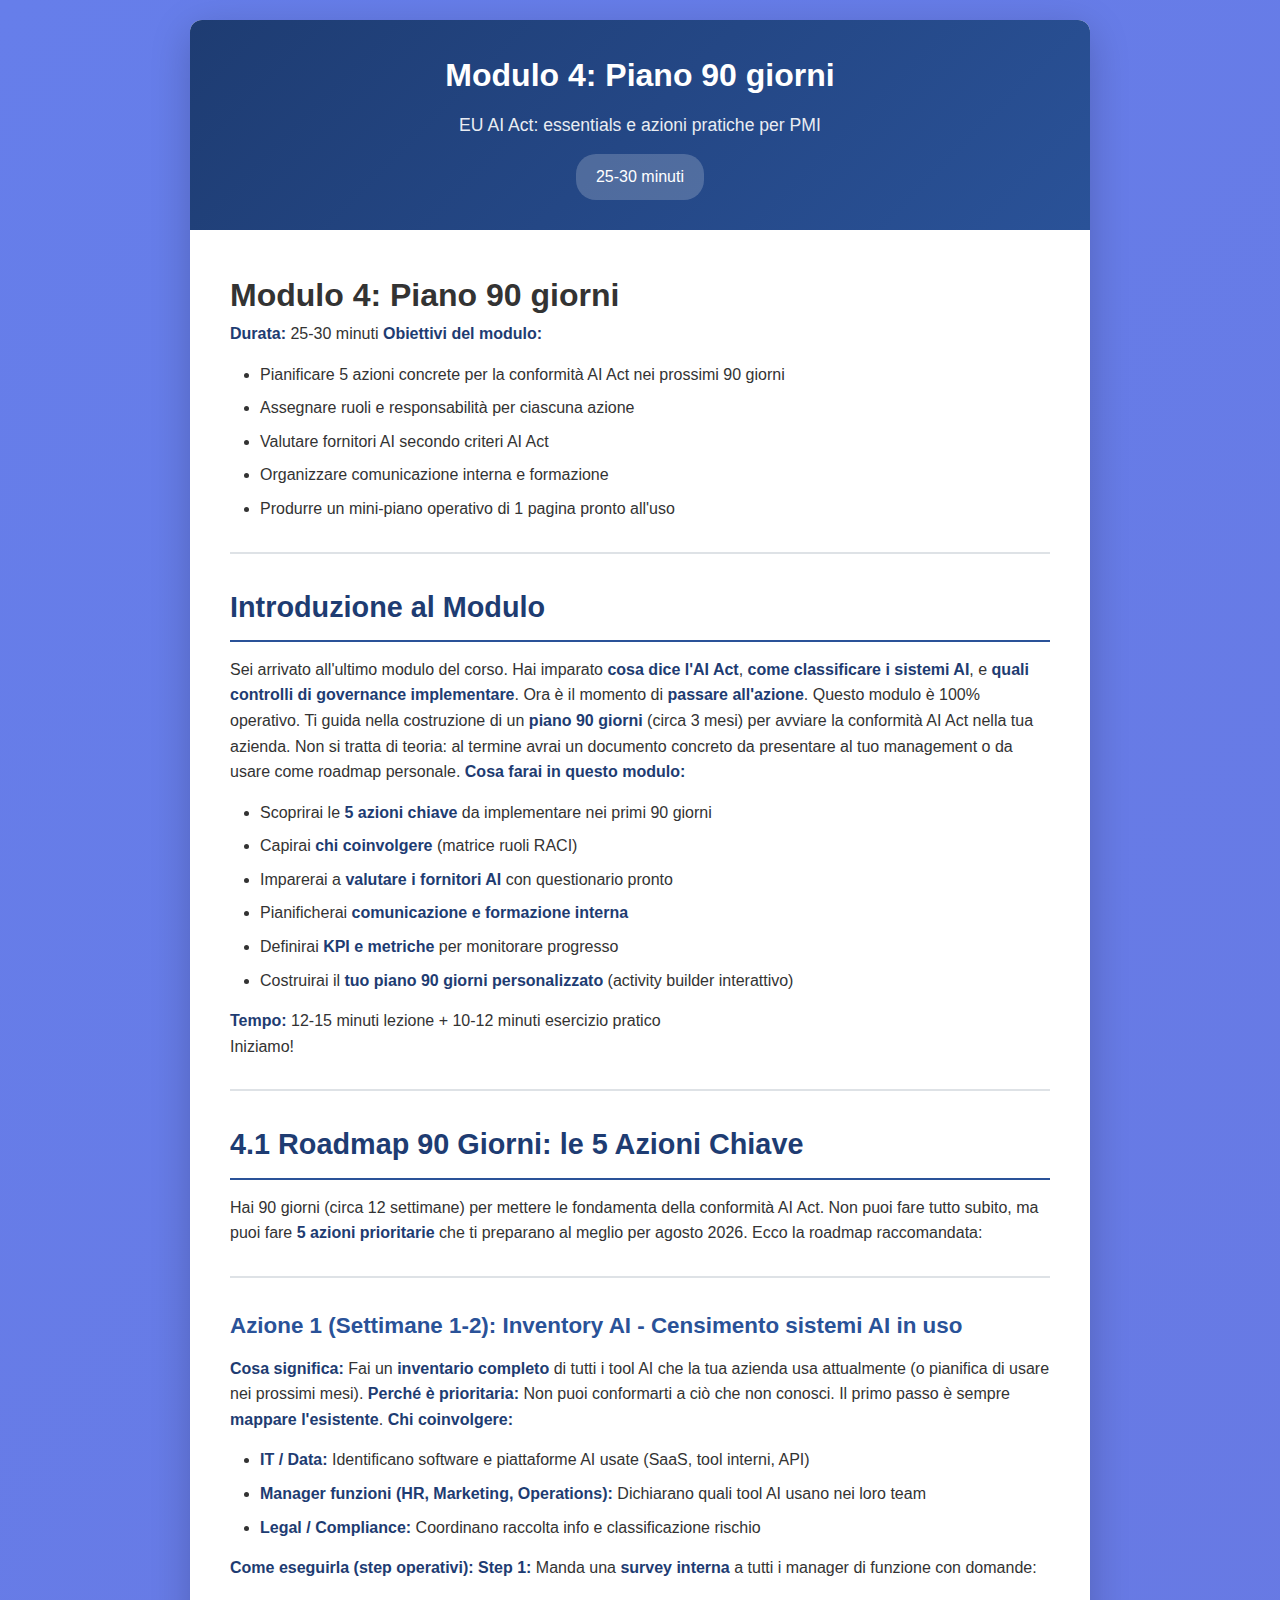
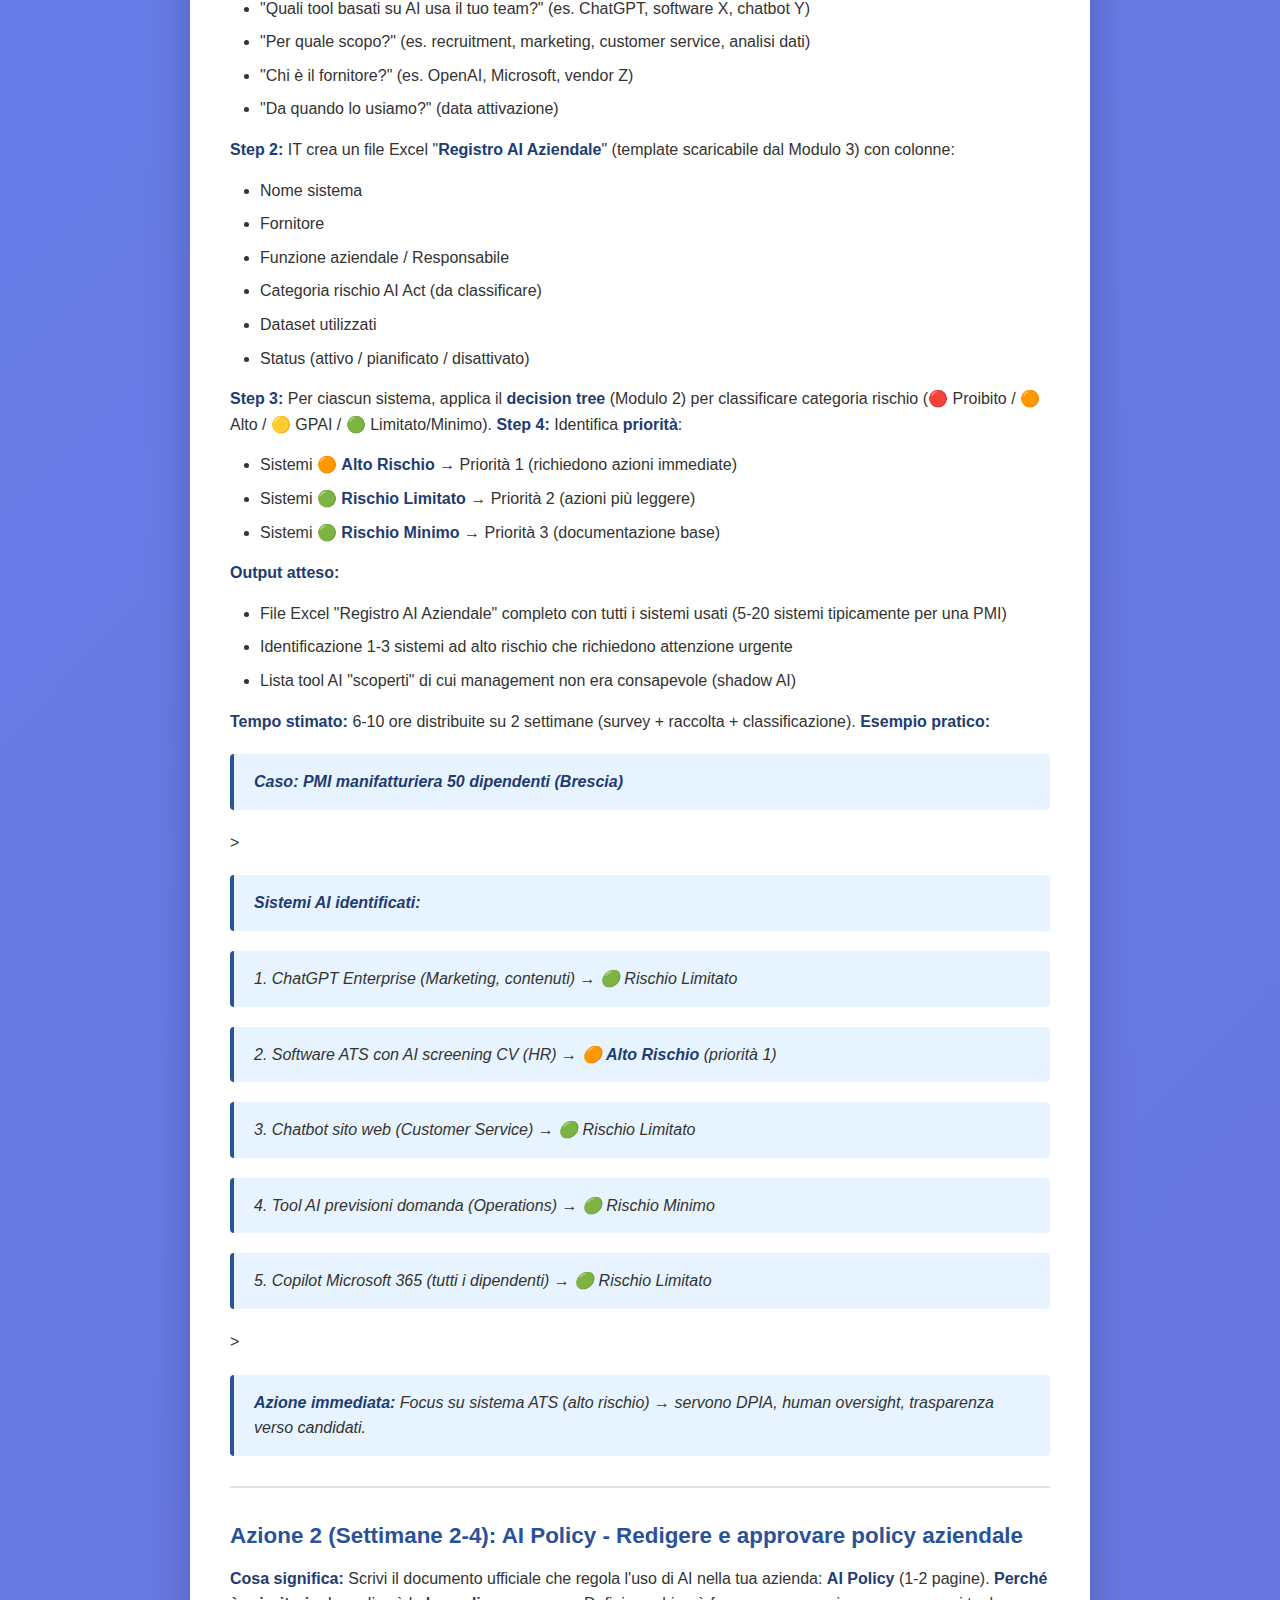
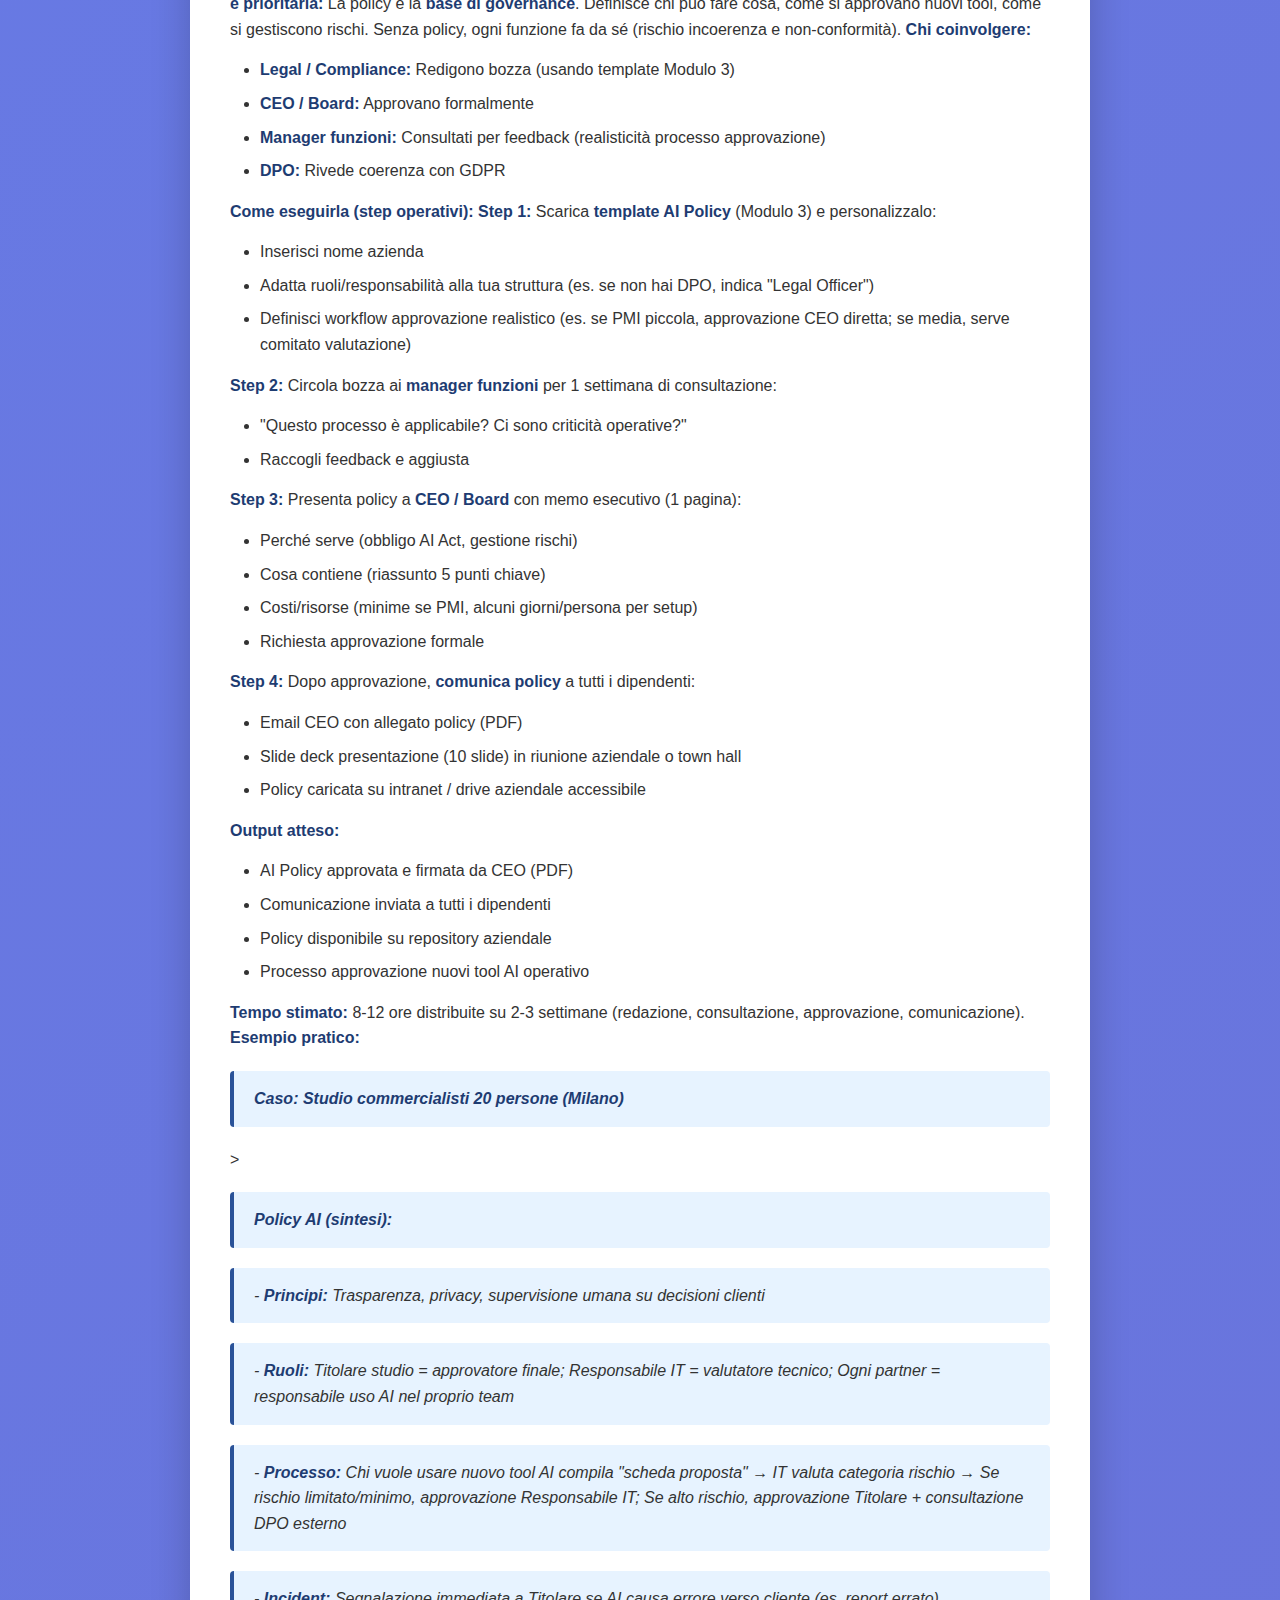
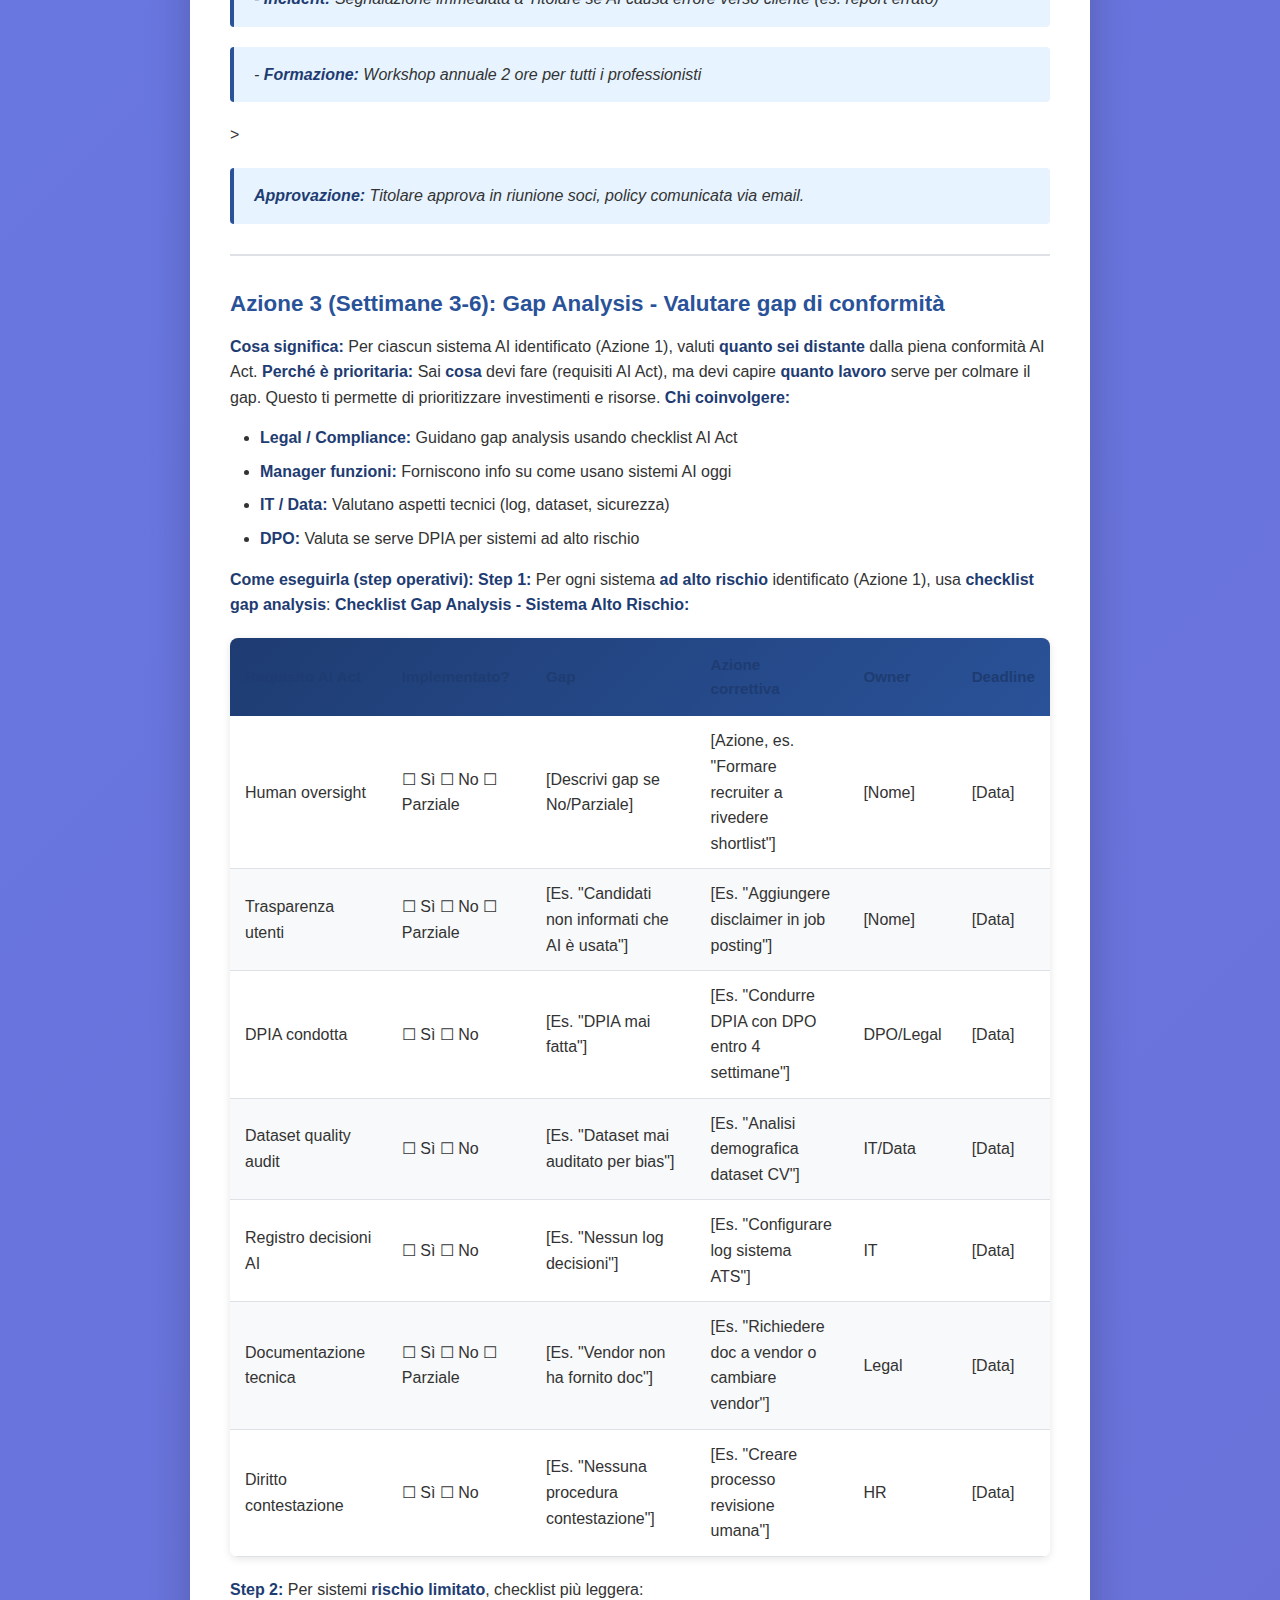
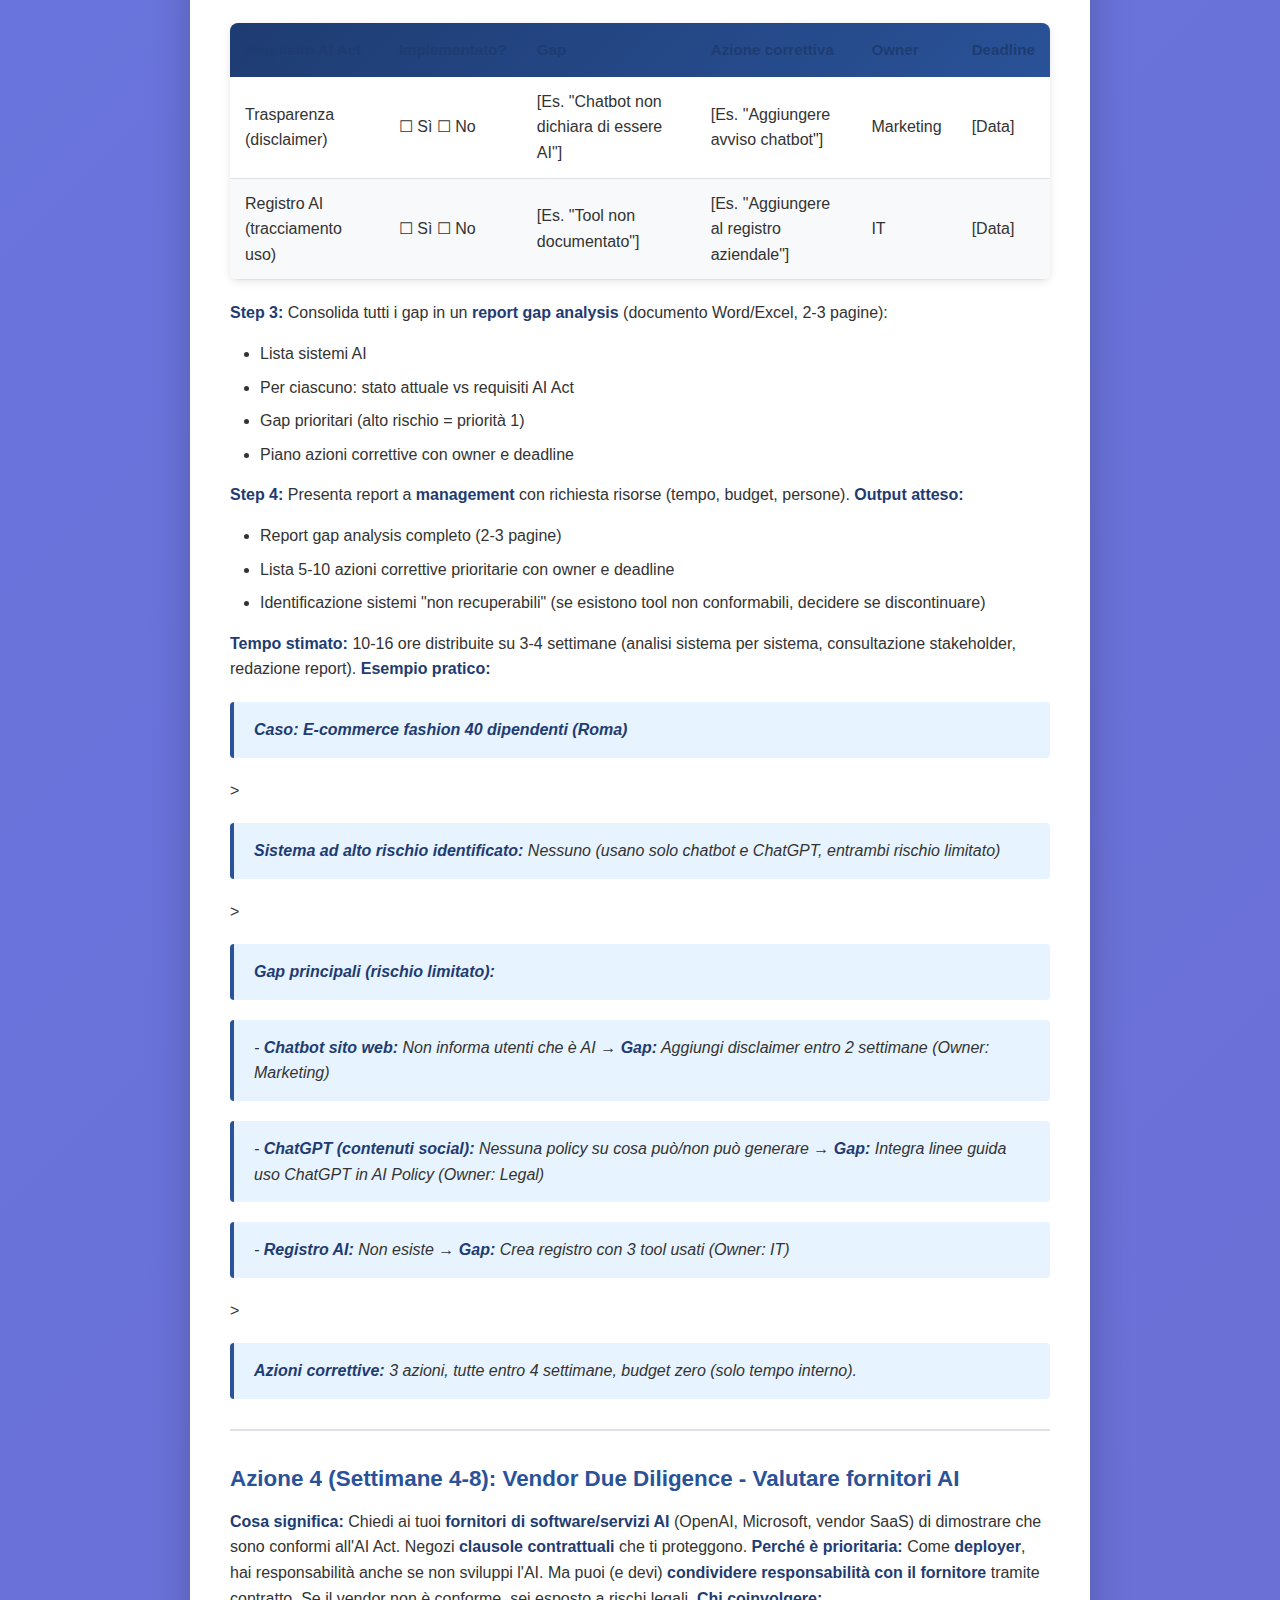
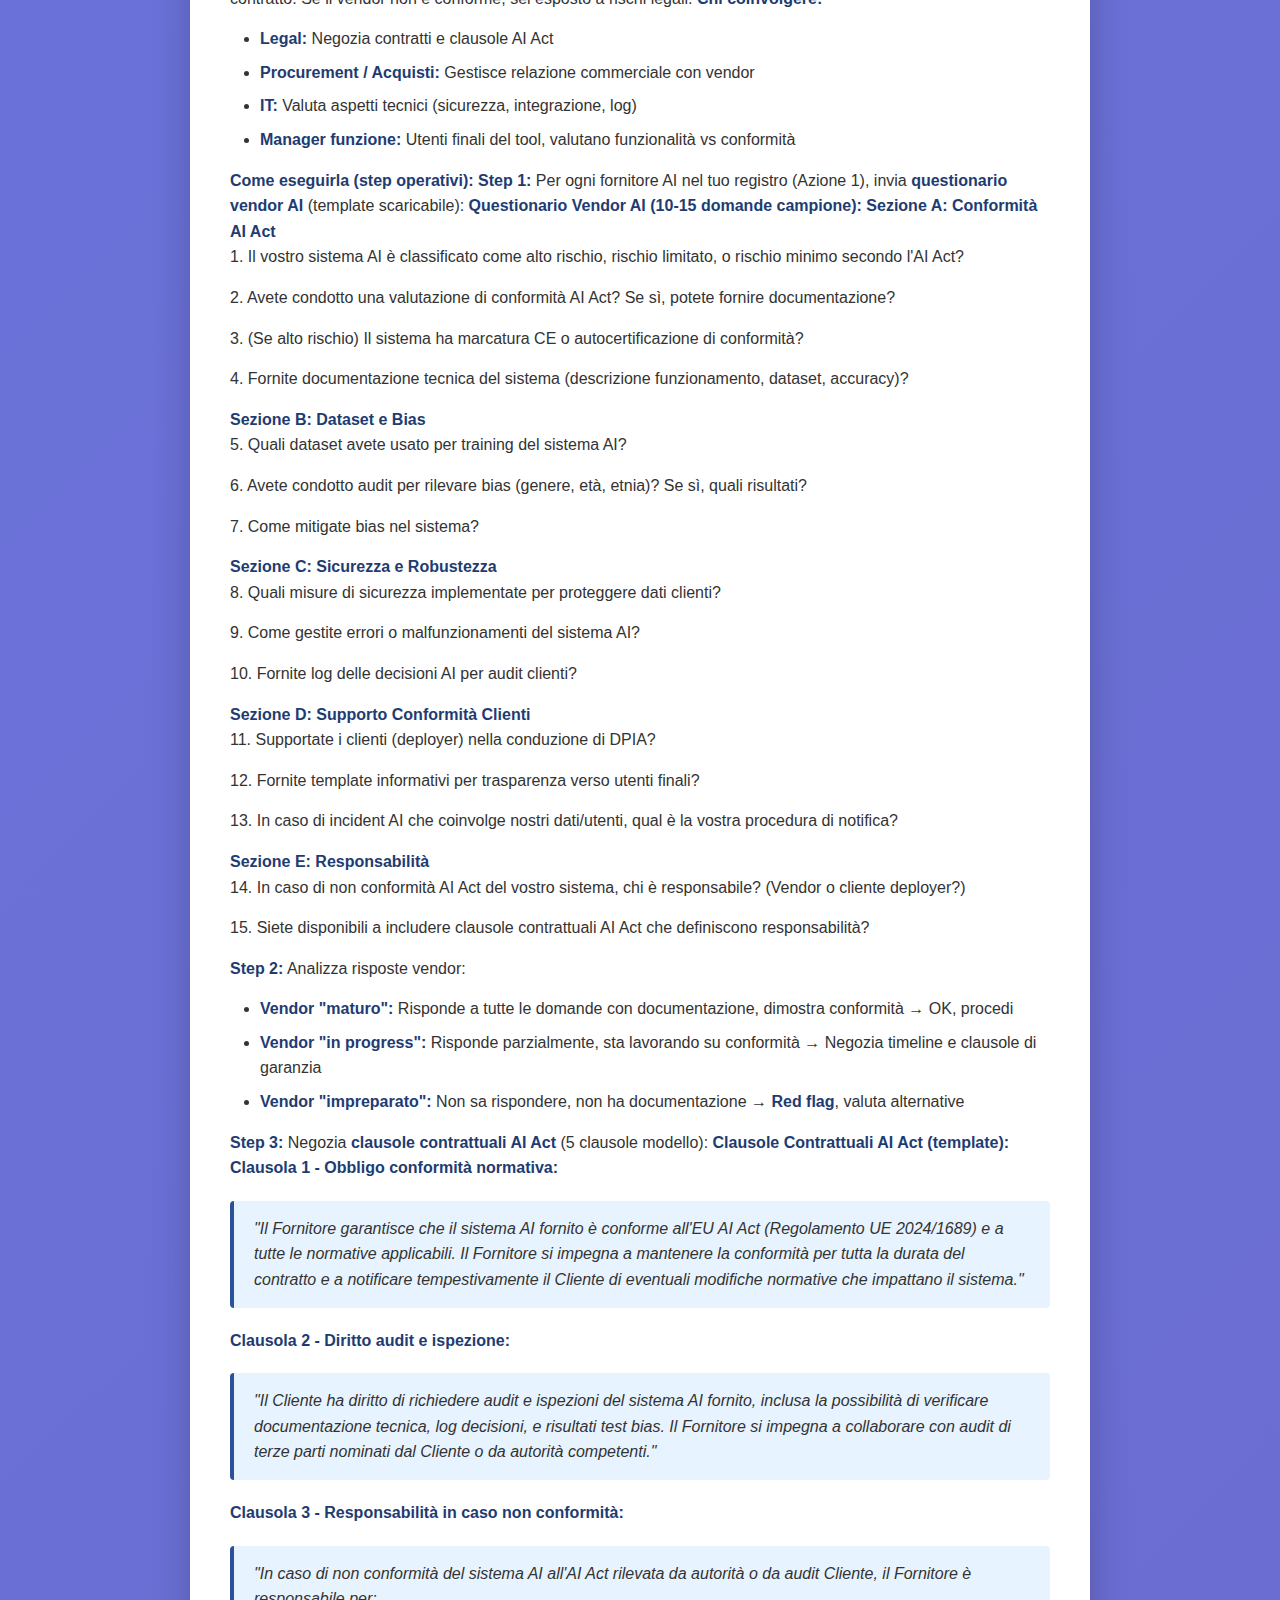
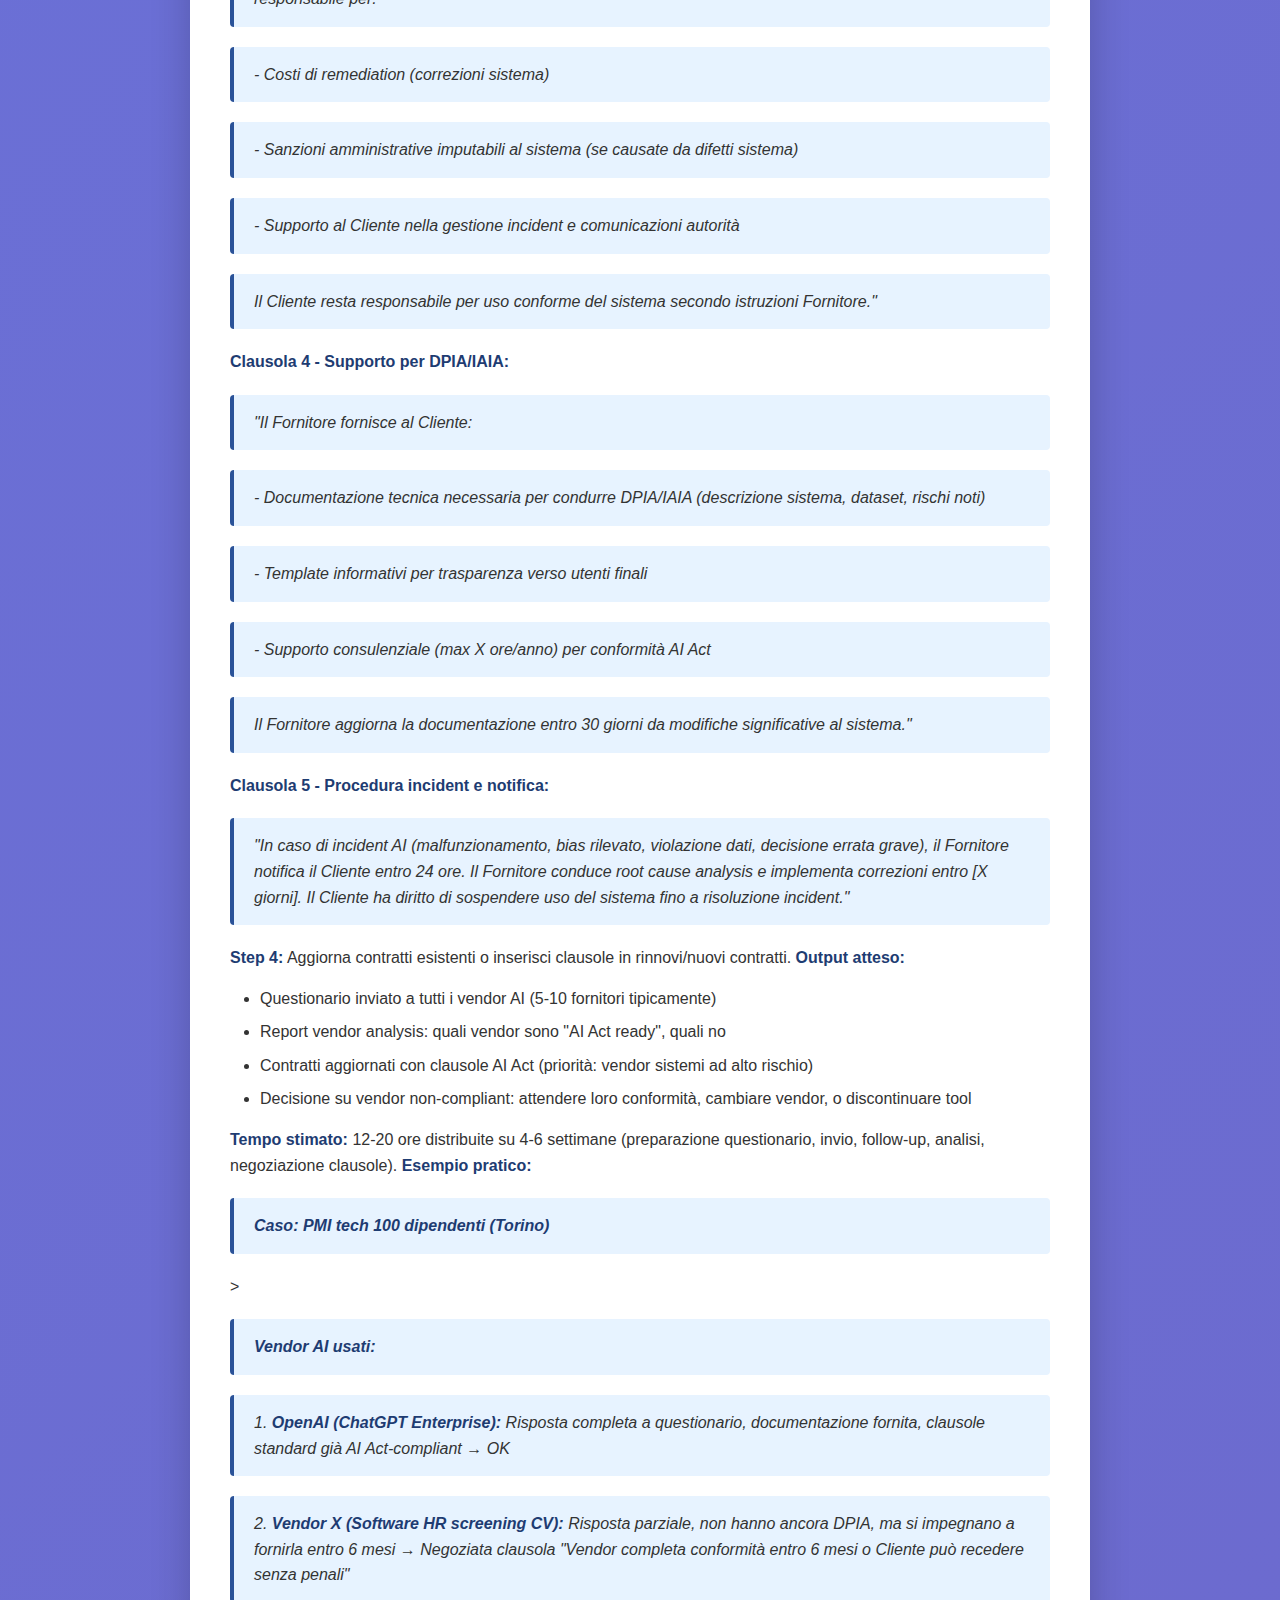
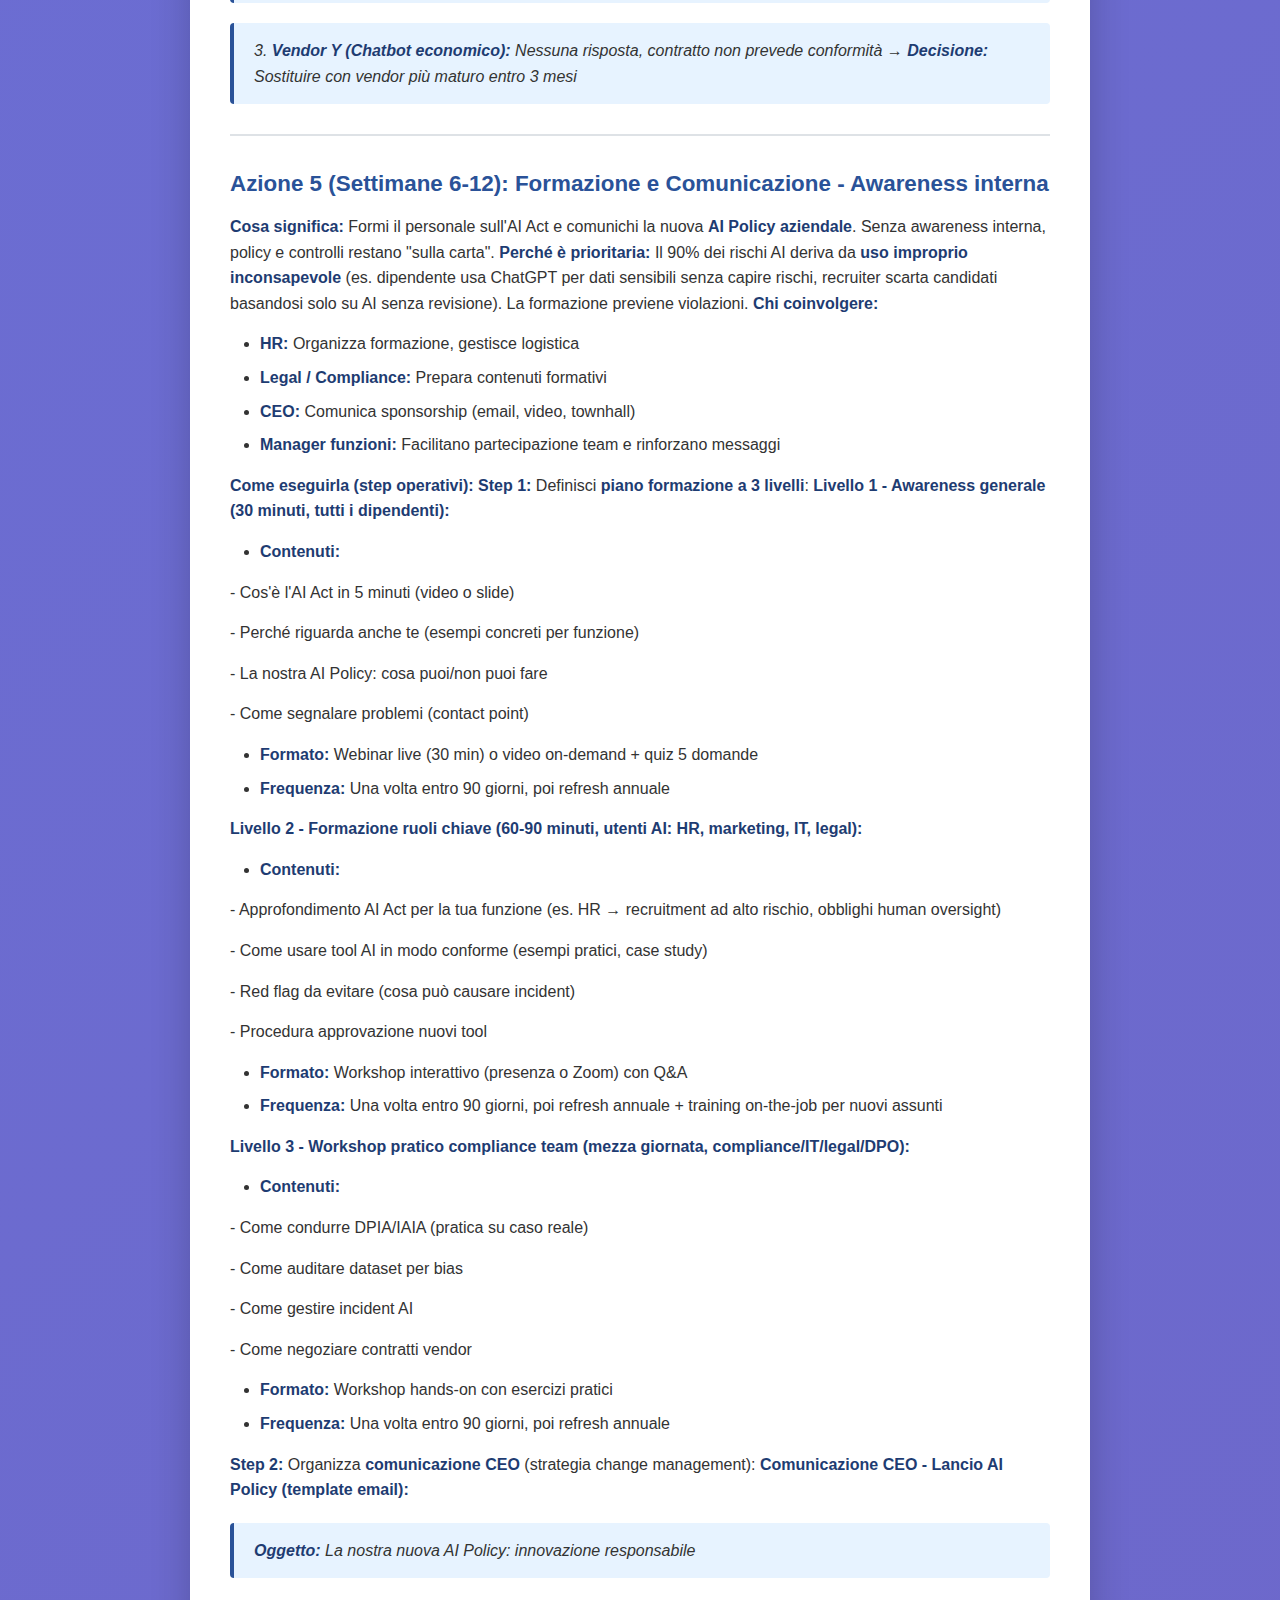
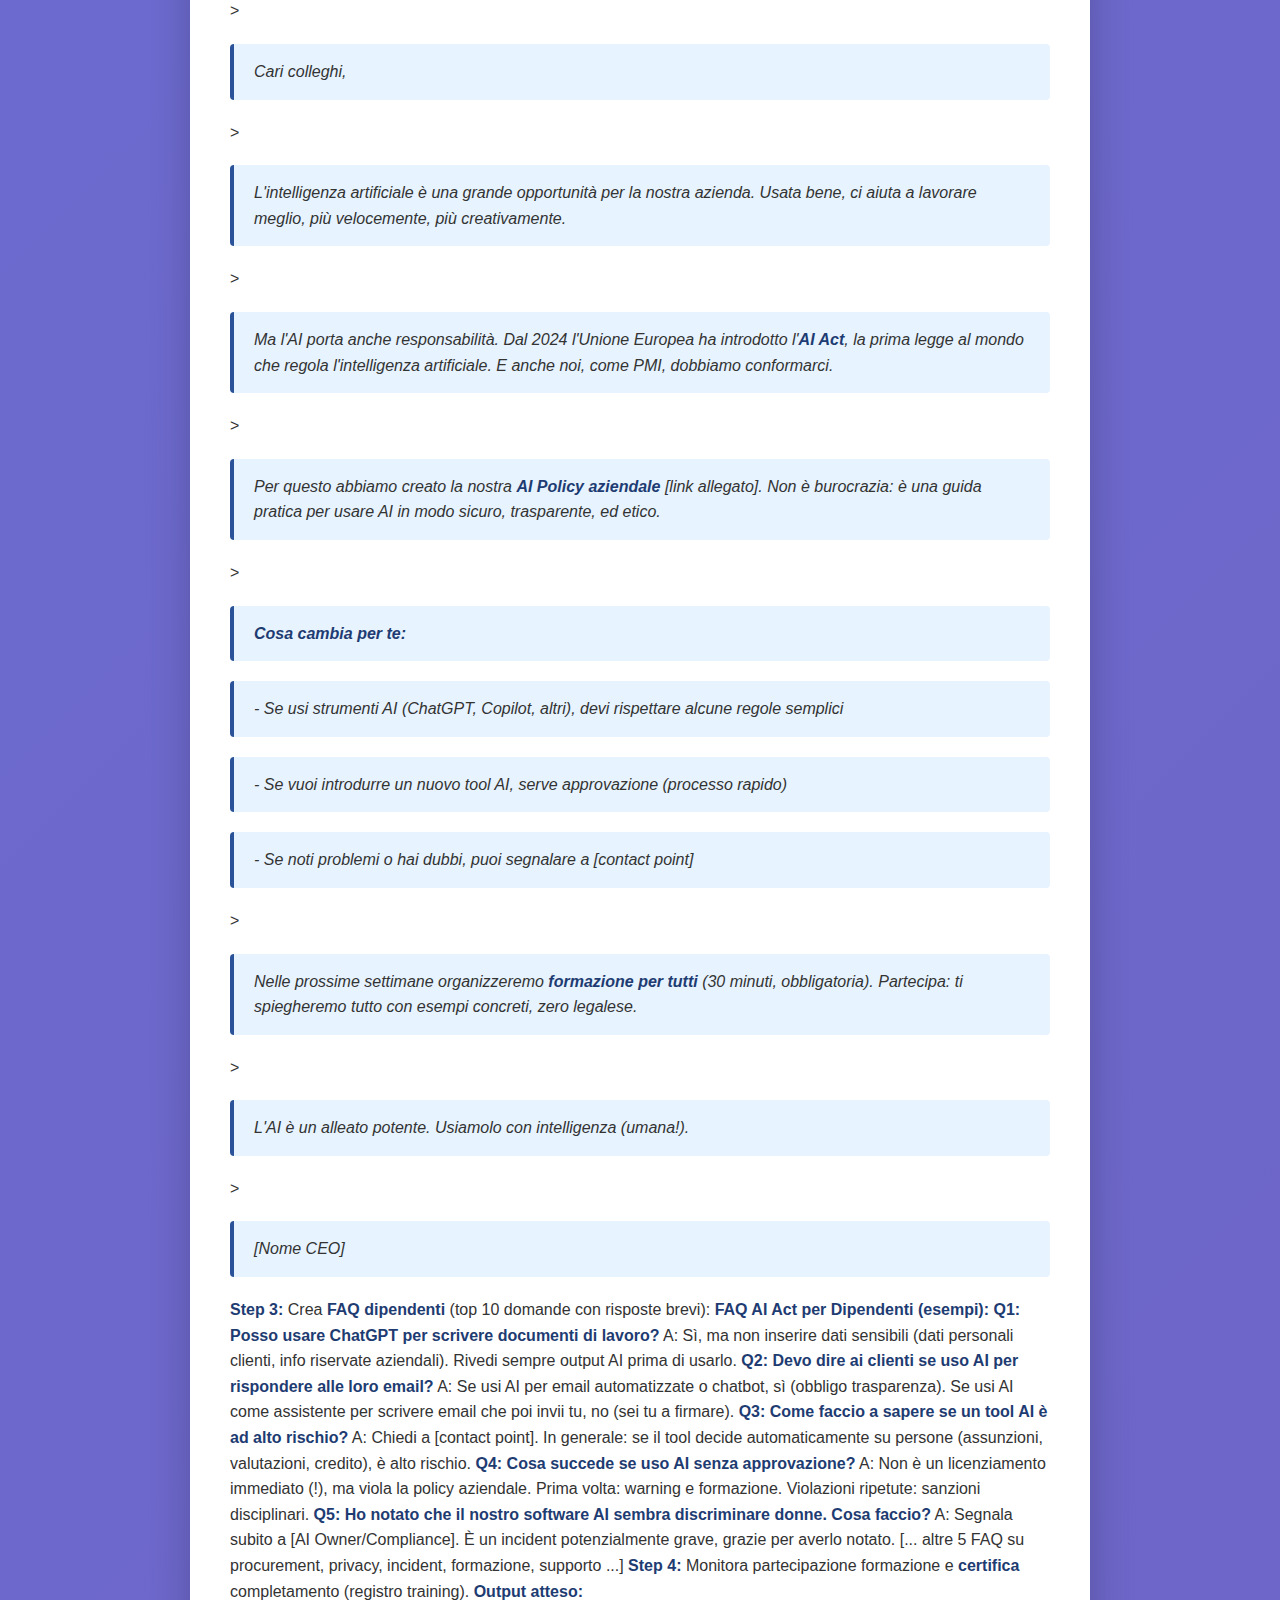
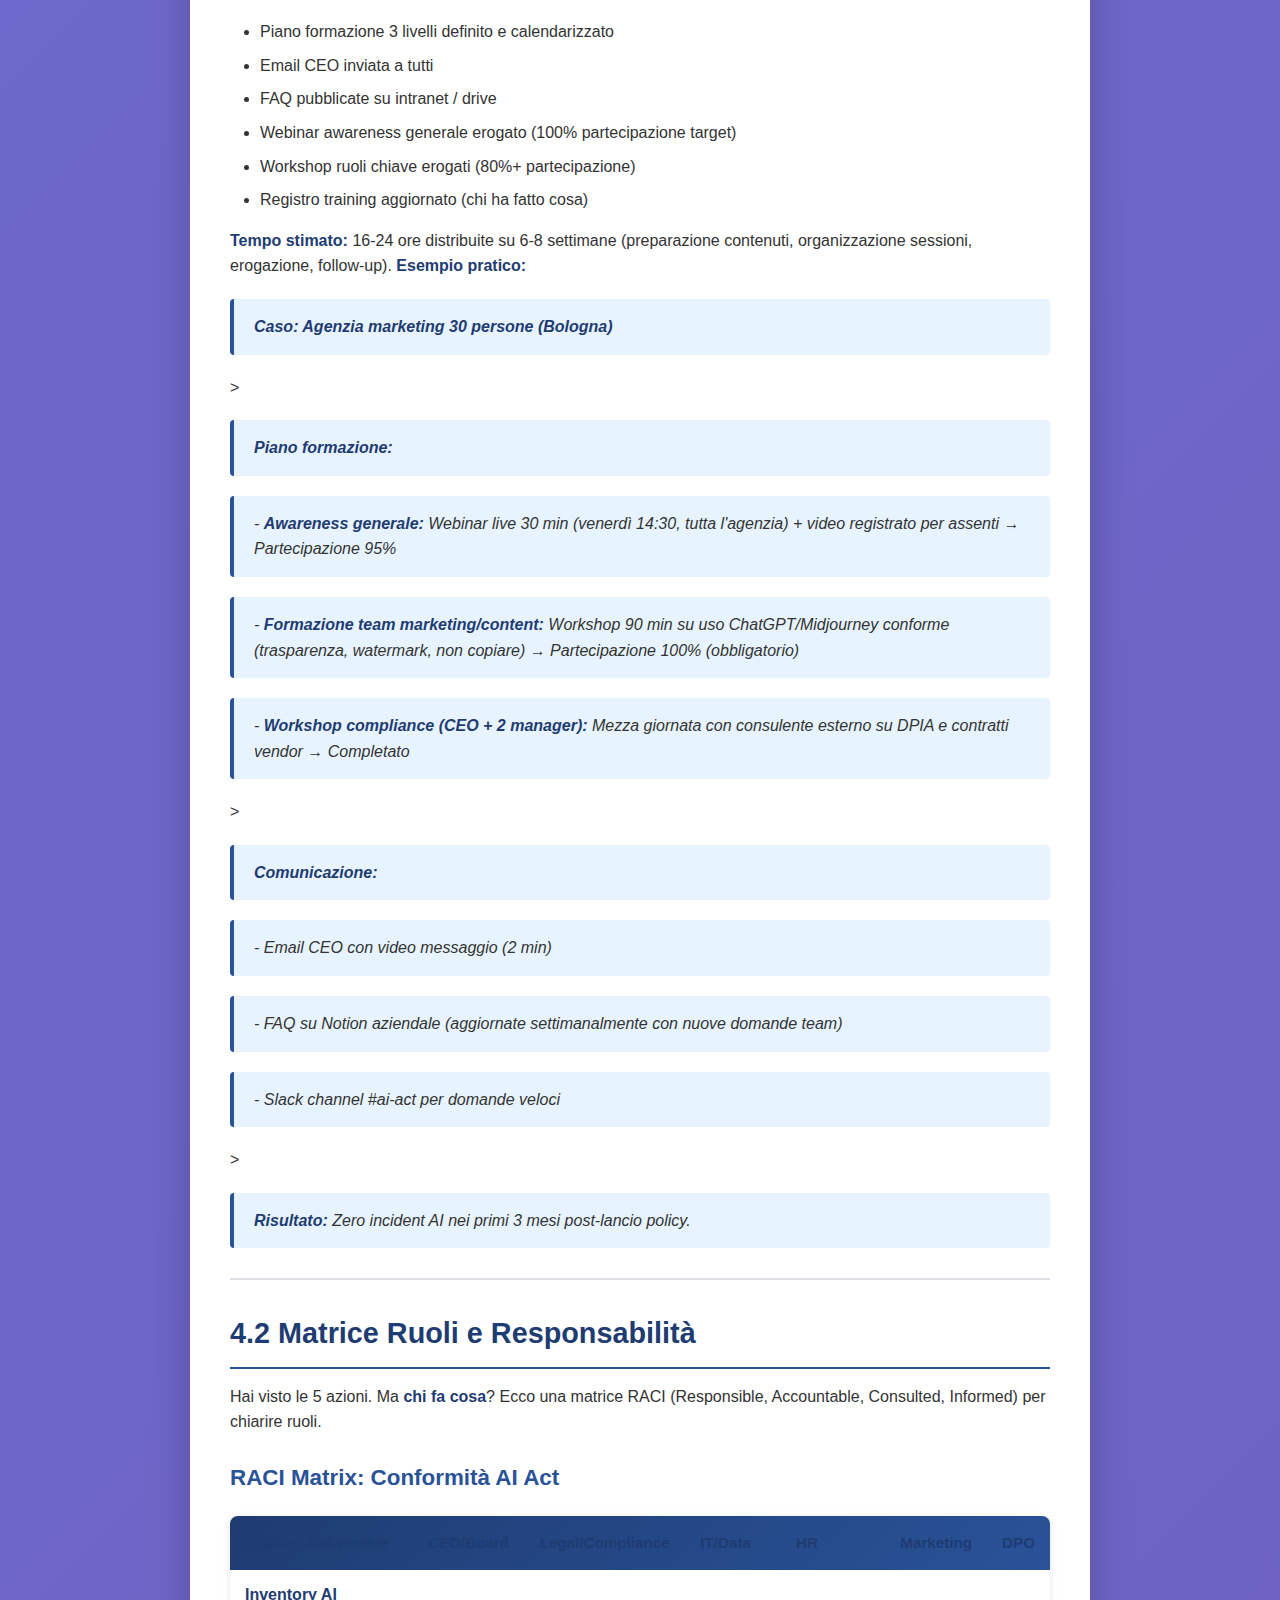
<file: output/eu-ai-act-pmi/modulo4.html>
<!DOCTYPE html>
<html lang="it">
<head>
    <meta charset="UTF-8">
    <meta name="viewport" content="width=device-width, initial-scale=1.0">
    <title>Modulo 4: Piano 90 giorni - EU AI Act: essentials e azioni pratiche per PMI</title>
    <link rel="stylesheet" href="styles.css">
    <script src="scorm_api.js"></script>
</head>
<body>
    <div class="container">
        <div class="header">
            <h1>Modulo 4: Piano 90 giorni</h1>
            <div class="subtitle">EU AI Act: essentials e azioni pratiche per PMI</div>
            <div class="progress-indicator">25-30 minuti</div>
        </div>

        <div class="content">
            <h1>Modulo 4: Piano 90 giorni</h1>

<strong>Durata:</strong> 25-30 minuti

<strong>Obiettivi del modulo:</strong>
<ul>
<li>Pianificare 5 azioni concrete per la conformità AI Act nei prossimi 90 giorni</li>
<li>Assegnare ruoli e responsabilità per ciascuna azione</li>
<li>Valutare fornitori AI secondo criteri AI Act</li>
<li>Organizzare comunicazione interna e formazione</li>
<li>Produrre un mini-piano operativo di 1 pagina pronto all'uso</li>
</ul>

<hr>

<h2>Introduzione al Modulo</h2>

Sei arrivato all'ultimo modulo del corso. Hai imparato <strong>cosa dice l'AI Act</strong>, <strong>come classificare i sistemi AI</strong>, e <strong>quali controlli di governance implementare</strong>. Ora è il momento di <strong>passare all'azione</strong>.

Questo modulo è 100% operativo. Ti guida nella costruzione di un <strong>piano 90 giorni</strong> (circa 3 mesi) per avviare la conformità AI Act nella tua azienda. Non si tratta di teoria: al termine avrai un documento concreto da presentare al tuo management o da usare come roadmap personale.

<strong>Cosa farai in questo modulo:</strong>
<ul>
<li>Scoprirai le <strong>5 azioni chiave</strong> da implementare nei primi 90 giorni</li>
<li>Capirai <strong>chi coinvolgere</strong> (matrice ruoli RACI)</li>
<li>Imparerai a <strong>valutare i fornitori AI</strong> con questionario pronto</li>
<li>Pianificherai <strong>comunicazione e formazione interna</strong></li>
<li>Definirai <strong>KPI e metriche</strong> per monitorare progresso</li>
<li>Costruirai il <strong>tuo piano 90 giorni personalizzato</strong> (activity builder interattivo)</li>
</ul>

<strong>Tempo:</strong> 12-15 minuti lezione + 10-12 minuti esercizio pratico

<p>Iniziamo!</p>

<hr>

<h2>4.1 Roadmap 90 Giorni: le 5 Azioni Chiave</h2>

Hai 90 giorni (circa 12 settimane) per mettere le fondamenta della conformità AI Act. Non puoi fare tutto subito, ma puoi fare <strong>5 azioni prioritarie</strong> che ti preparano al meglio per agosto 2026.

Ecco la roadmap raccomandata:

<hr>

<h3>Azione 1 (Settimane 1-2): Inventory AI - Censimento sistemi AI in uso</h3>

<strong>Cosa significa:</strong>
Fai un <strong>inventario completo</strong> di tutti i tool AI che la tua azienda usa attualmente (o pianifica di usare nei prossimi mesi).

<strong>Perché è prioritaria:</strong>
Non puoi conformarti a ciò che non conosci. Il primo passo è sempre <strong>mappare l'esistente</strong>.

<strong>Chi coinvolgere:</strong>
<ul>
<li><strong>IT / Data:</strong> Identificano software e piattaforme AI usate (SaaS, tool interni, API)</li>
<li><strong>Manager funzioni (HR, Marketing, Operations):</strong> Dichiarano quali tool AI usano nei loro team</li>
<li><strong>Legal / Compliance:</strong> Coordinano raccolta info e classificazione rischio</li>
</ul>

<strong>Come eseguirla (step operativi):</strong>

<strong>Step 1:</strong> Manda una <strong>survey interna</strong> a tutti i manager di funzione con domande:
<ul>
<li>"Quali tool basati su AI usa il tuo team?" (es. ChatGPT, software X, chatbot Y)</li>
<li>"Per quale scopo?" (es. recruitment, marketing, customer service, analisi dati)</li>
<li>"Chi è il fornitore?" (es. OpenAI, Microsoft, vendor Z)</li>
<li>"Da quando lo usiamo?" (data attivazione)</li>
</ul>

<strong>Step 2:</strong> IT crea un file Excel "<strong>Registro AI Aziendale</strong>" (template scaricabile dal Modulo 3) con colonne:
<ul>
<li>Nome sistema</li>
<li>Fornitore</li>
<li>Funzione aziendale / Responsabile</li>
<li>Categoria rischio AI Act (da classificare)</li>
<li>Dataset utilizzati</li>
<li>Status (attivo / pianificato / disattivato)</li>
</ul>

<strong>Step 3:</strong> Per ciascun sistema, applica il <strong>decision tree</strong> (Modulo 2) per classificare categoria rischio (🔴 Proibito / 🟠 Alto / 🟡 GPAI / 🟢 Limitato/Minimo).

<strong>Step 4:</strong> Identifica <strong>priorità</strong>:
<ul>
<li>Sistemi 🟠 <strong>Alto Rischio</strong> → Priorità 1 (richiedono azioni immediate)</li>
<li>Sistemi 🟢 <strong>Rischio Limitato</strong> → Priorità 2 (azioni più leggere)</li>
<li>Sistemi 🟢 <strong>Rischio Minimo</strong> → Priorità 3 (documentazione base)</li>
</ul>

<strong>Output atteso:</strong>
<ul>
<li>File Excel "Registro AI Aziendale" completo con tutti i sistemi usati (5-20 sistemi tipicamente per una PMI)</li>
<li>Identificazione 1-3 sistemi ad alto rischio che richiedono attenzione urgente</li>
<li>Lista tool AI "scoperti" di cui management non era consapevole (shadow AI)</li>
</ul>

<strong>Tempo stimato:</strong> 6-10 ore distribuite su 2 settimane (survey + raccolta + classificazione).

<strong>Esempio pratico:</strong>

<blockquote><strong>Caso: PMI manifatturiera 50 dipendenti (Brescia)</strong></blockquote>
>
<blockquote><strong>Sistemi AI identificati:</strong></blockquote>
<blockquote>1. ChatGPT Enterprise (Marketing, contenuti) → 🟢 Rischio Limitato</blockquote>
<blockquote>2. Software ATS con AI screening CV (HR) → 🟠 <strong>Alto Rischio</strong> (priorità 1)</blockquote>
<blockquote>3. Chatbot sito web (Customer Service) → 🟢 Rischio Limitato</blockquote>
<blockquote>4. Tool AI previsioni domanda (Operations) → 🟢 Rischio Minimo</blockquote>
<blockquote>5. Copilot Microsoft 365 (tutti i dipendenti) → 🟢 Rischio Limitato</blockquote>
>
<blockquote><strong>Azione immediata:</strong> Focus su sistema ATS (alto rischio) → servono DPIA, human oversight, trasparenza verso candidati.</blockquote>

<hr>

<h3>Azione 2 (Settimane 2-4): AI Policy - Redigere e approvare policy aziendale</h3>

<strong>Cosa significa:</strong>
Scrivi il documento ufficiale che regola l'uso di AI nella tua azienda: <strong>AI Policy</strong> (1-2 pagine).

<strong>Perché è prioritaria:</strong>
La policy è la <strong>base di governance</strong>. Definisce chi può fare cosa, come si approvano nuovi tool, come si gestiscono rischi. Senza policy, ogni funzione fa da sé (rischio incoerenza e non-conformità).

<strong>Chi coinvolgere:</strong>
<ul>
<li><strong>Legal / Compliance:</strong> Redigono bozza (usando template Modulo 3)</li>
<li><strong>CEO / Board:</strong> Approvano formalmente</li>
<li><strong>Manager funzioni:</strong> Consultati per feedback (realisticità processo approvazione)</li>
<li><strong>DPO:</strong> Rivede coerenza con GDPR</li>
</ul>

<strong>Come eseguirla (step operativi):</strong>

<strong>Step 1:</strong> Scarica <strong>template AI Policy</strong> (Modulo 3) e personalizzalo:
<ul>
<li>Inserisci nome azienda</li>
<li>Adatta ruoli/responsabilità alla tua struttura (es. se non hai DPO, indica "Legal Officer")</li>
<li>Definisci workflow approvazione realistico (es. se PMI piccola, approvazione CEO diretta; se media, serve comitato valutazione)</li>
</ul>

<strong>Step 2:</strong> Circola bozza ai <strong>manager funzioni</strong> per 1 settimana di consultazione:
<ul>
<li>"Questo processo è applicabile? Ci sono criticità operative?"</li>
<li>Raccogli feedback e aggiusta</li>
</ul>

<strong>Step 3:</strong> Presenta policy a <strong>CEO / Board</strong> con memo esecutivo (1 pagina):
<ul>
<li>Perché serve (obbligo AI Act, gestione rischi)</li>
<li>Cosa contiene (riassunto 5 punti chiave)</li>
<li>Costi/risorse (minime se PMI, alcuni giorni/persona per setup)</li>
<li>Richiesta approvazione formale</li>
</ul>

<strong>Step 4:</strong> Dopo approvazione, <strong>comunica policy</strong> a tutti i dipendenti:
<ul>
<li>Email CEO con allegato policy (PDF)</li>
<li>Slide deck presentazione (10 slide) in riunione aziendale o town hall</li>
<li>Policy caricata su intranet / drive aziendale accessibile</li>
</ul>

<strong>Output atteso:</strong>
<ul>
<li>AI Policy approvata e firmata da CEO (PDF)</li>
<li>Comunicazione inviata a tutti i dipendenti</li>
<li>Policy disponibile su repository aziendale</li>
<li>Processo approvazione nuovi tool AI operativo</li>
</ul>

<strong>Tempo stimato:</strong> 8-12 ore distribuite su 2-3 settimane (redazione, consultazione, approvazione, comunicazione).

<strong>Esempio pratico:</strong>

<blockquote><strong>Caso: Studio commercialisti 20 persone (Milano)</strong></blockquote>
>
<blockquote><strong>Policy AI (sintesi):</strong></blockquote>
<blockquote>- <strong>Principi:</strong> Trasparenza, privacy, supervisione umana su decisioni clienti</blockquote>
<blockquote>- <strong>Ruoli:</strong> Titolare studio = approvatore finale; Responsabile IT = valutatore tecnico; Ogni partner = responsabile uso AI nel proprio team</blockquote>
<blockquote>- <strong>Processo:</strong> Chi vuole usare nuovo tool AI compila "scheda proposta" → IT valuta categoria rischio → Se rischio limitato/minimo, approvazione Responsabile IT; Se alto rischio, approvazione Titolare + consultazione DPO esterno</blockquote>
<blockquote>- <strong>Incident:</strong> Segnalazione immediata a Titolare se AI causa errore verso cliente (es. report errato)</blockquote>
<blockquote>- <strong>Formazione:</strong> Workshop annuale 2 ore per tutti i professionisti</blockquote>
>
<blockquote><strong>Approvazione:</strong> Titolare approva in riunione soci, policy comunicata via email.</blockquote>

<hr>

<h3>Azione 3 (Settimane 3-6): Gap Analysis - Valutare gap di conformità</h3>

<strong>Cosa significa:</strong>
Per ciascun sistema AI identificato (Azione 1), valuti <strong>quanto sei distante</strong> dalla piena conformità AI Act.

<strong>Perché è prioritaria:</strong>
Sai <strong>cosa</strong> devi fare (requisiti AI Act), ma devi capire <strong>quanto lavoro</strong> serve per colmare il gap. Questo ti permette di prioritizzare investimenti e risorse.

<strong>Chi coinvolgere:</strong>
<ul>
<li><strong>Legal / Compliance:</strong> Guidano gap analysis usando checklist AI Act</li>
<li><strong>Manager funzioni:</strong> Forniscono info su come usano sistemi AI oggi</li>
<li><strong>IT / Data:</strong> Valutano aspetti tecnici (log, dataset, sicurezza)</li>
<li><strong>DPO:</strong> Valuta se serve DPIA per sistemi ad alto rischio</li>
</ul>

<strong>Come eseguirla (step operativi):</strong>

<strong>Step 1:</strong> Per ogni sistema <strong>ad alto rischio</strong> identificato (Azione 1), usa <strong>checklist gap analysis</strong>:

<strong>Checklist Gap Analysis - Sistema Alto Rischio:</strong>

<table>
<thead>
<tr>
<th><strong>Requisito AI Act</strong></th>
<th><strong>Implementato?</strong></th>
<th><strong>Gap</strong></th>
<th><strong>Azione correttiva</strong></th>
<th><strong>Owner</strong></th>
<th><strong>Deadline</strong></th>
</tr>
</thead>
<tbody>
<tr>
<td>Human oversight</td>
<td>☐ Sì ☐ No ☐ Parziale</td>
<td>[Descrivi gap se No/Parziale]</td>
<td>[Azione, es. "Formare recruiter a rivedere shortlist"]</td>
<td>[Nome]</td>
<td>[Data]</td>
</tr>
<tr>
<td>Trasparenza utenti</td>
<td>☐ Sì ☐ No ☐ Parziale</td>
<td>[Es. "Candidati non informati che AI è usata"]</td>
<td>[Es. "Aggiungere disclaimer in job posting"]</td>
<td>[Nome]</td>
<td>[Data]</td>
</tr>
<tr>
<td>DPIA condotta</td>
<td>☐ Sì ☐ No</td>
<td>[Es. "DPIA mai fatta"]</td>
<td>[Es. "Condurre DPIA con DPO entro 4 settimane"]</td>
<td>DPO/Legal</td>
<td>[Data]</td>
</tr>
<tr>
<td>Dataset quality audit</td>
<td>☐ Sì ☐ No</td>
<td>[Es. "Dataset mai auditato per bias"]</td>
<td>[Es. "Analisi demografica dataset CV"]</td>
<td>IT/Data</td>
<td>[Data]</td>
</tr>
<tr>
<td>Registro decisioni AI</td>
<td>☐ Sì ☐ No</td>
<td>[Es. "Nessun log decisioni"]</td>
<td>[Es. "Configurare log sistema ATS"]</td>
<td>IT</td>
<td>[Data]</td>
</tr>
<tr>
<td>Documentazione tecnica</td>
<td>☐ Sì ☐ No ☐ Parziale</td>
<td>[Es. "Vendor non ha fornito doc"]</td>
<td>[Es. "Richiedere doc a vendor o cambiare vendor"]</td>
<td>Legal</td>
<td>[Data]</td>
</tr>
<tr>
<td>Diritto contestazione</td>
<td>☐ Sì ☐ No</td>
<td>[Es. "Nessuna procedura contestazione"]</td>
<td>[Es. "Creare processo revisione umana"]</td>
<td>HR</td>
<td>[Data]</td>
</tr>
</tbody>
</table>

<strong>Step 2:</strong> Per sistemi <strong>rischio limitato</strong>, checklist più leggera:

<table>
<thead>
<tr>
<th><strong>Requisito AI Act</strong></th>
<th><strong>Implementato?</strong></th>
<th><strong>Gap</strong></th>
<th><strong>Azione correttiva</strong></th>
<th><strong>Owner</strong></th>
<th><strong>Deadline</strong></th>
</tr>
</thead>
<tbody>
<tr>
<td>Trasparenza (disclaimer)</td>
<td>☐ Sì ☐ No</td>
<td>[Es. "Chatbot non dichiara di essere AI"]</td>
<td>[Es. "Aggiungere avviso chatbot"]</td>
<td>Marketing</td>
<td>[Data]</td>
</tr>
<tr>
<td>Registro AI (tracciamento uso)</td>
<td>☐ Sì ☐ No</td>
<td>[Es. "Tool non documentato"]</td>
<td>[Es. "Aggiungere al registro aziendale"]</td>
<td>IT</td>
<td>[Data]</td>
</tr>
</tbody>
</table>

<strong>Step 3:</strong> Consolida tutti i gap in un <strong>report gap analysis</strong> (documento Word/Excel, 2-3 pagine):
<ul>
<li>Lista sistemi AI</li>
<li>Per ciascuno: stato attuale vs requisiti AI Act</li>
<li>Gap prioritari (alto rischio = priorità 1)</li>
<li>Piano azioni correttive con owner e deadline</li>
</ul>

<strong>Step 4:</strong> Presenta report a <strong>management</strong> con richiesta risorse (tempo, budget, persone).

<strong>Output atteso:</strong>
<ul>
<li>Report gap analysis completo (2-3 pagine)</li>
<li>Lista 5-10 azioni correttive prioritarie con owner e deadline</li>
<li>Identificazione sistemi "non recuperabili" (se esistono tool non conformabili, decidere se discontinuare)</li>
</ul>

<strong>Tempo stimato:</strong> 10-16 ore distribuite su 3-4 settimane (analisi sistema per sistema, consultazione stakeholder, redazione report).

<strong>Esempio pratico:</strong>

<blockquote><strong>Caso: E-commerce fashion 40 dipendenti (Roma)</strong></blockquote>
>
<blockquote><strong>Sistema ad alto rischio identificato:</strong> Nessuno (usano solo chatbot e ChatGPT, entrambi rischio limitato)</blockquote>
>
<blockquote><strong>Gap principali (rischio limitato):</strong></blockquote>
<blockquote>- <strong>Chatbot sito web:</strong> Non informa utenti che è AI → <strong>Gap:</strong> Aggiungi disclaimer entro 2 settimane (Owner: Marketing)</blockquote>
<blockquote>- <strong>ChatGPT (contenuti social):</strong> Nessuna policy su cosa può/non può generare → <strong>Gap:</strong> Integra linee guida uso ChatGPT in AI Policy (Owner: Legal)</blockquote>
<blockquote>- <strong>Registro AI:</strong> Non esiste → <strong>Gap:</strong> Crea registro con 3 tool usati (Owner: IT)</blockquote>
>
<blockquote><strong>Azioni correttive:</strong> 3 azioni, tutte entro 4 settimane, budget zero (solo tempo interno).</blockquote>

<hr>

<h3>Azione 4 (Settimane 4-8): Vendor Due Diligence - Valutare fornitori AI</h3>

<strong>Cosa significa:</strong>
Chiedi ai tuoi <strong>fornitori di software/servizi AI</strong> (OpenAI, Microsoft, vendor SaaS) di dimostrare che sono conformi all'AI Act. Negozi <strong>clausole contrattuali</strong> che ti proteggono.

<strong>Perché è prioritaria:</strong>
Come <strong>deployer</strong>, hai responsabilità anche se non sviluppi l'AI. Ma puoi (e devi) <strong>condividere responsabilità con il fornitore</strong> tramite contratto. Se il vendor non è conforme, sei esposto a rischi legali.

<strong>Chi coinvolgere:</strong>
<ul>
<li><strong>Legal:</strong> Negozia contratti e clausole AI Act</li>
<li><strong>Procurement / Acquisti:</strong> Gestisce relazione commerciale con vendor</li>
<li><strong>IT:</strong> Valuta aspetti tecnici (sicurezza, integrazione, log)</li>
<li><strong>Manager funzione:</strong> Utenti finali del tool, valutano funzionalità vs conformità</li>
</ul>

<strong>Come eseguirla (step operativi):</strong>

<strong>Step 1:</strong> Per ogni fornitore AI nel tuo registro (Azione 1), invia <strong>questionario vendor AI</strong> (template scaricabile):

<strong>Questionario Vendor AI (10-15 domande campione):</strong>

<strong>Sezione A: Conformità AI Act</strong>
<p>1. Il vostro sistema AI è classificato come alto rischio, rischio limitato, o rischio minimo secondo l'AI Act?</p>
<p>2. Avete condotto una valutazione di conformità AI Act? Se sì, potete fornire documentazione?</p>
<p>3. (Se alto rischio) Il sistema ha marcatura CE o autocertificazione di conformità?</p>
<p>4. Fornite documentazione tecnica del sistema (descrizione funzionamento, dataset, accuracy)?</p>

<strong>Sezione B: Dataset e Bias</strong>
<p>5. Quali dataset avete usato per training del sistema AI?</p>
<p>6. Avete condotto audit per rilevare bias (genere, età, etnia)? Se sì, quali risultati?</p>
<p>7. Come mitigate bias nel sistema?</p>

<strong>Sezione C: Sicurezza e Robustezza</strong>
<p>8. Quali misure di sicurezza implementate per proteggere dati clienti?</p>
<p>9. Come gestite errori o malfunzionamenti del sistema AI?</p>
<p>10. Fornite log delle decisioni AI per audit clienti?</p>

<strong>Sezione D: Supporto Conformità Clienti</strong>
<p>11. Supportate i clienti (deployer) nella conduzione di DPIA?</p>
<p>12. Fornite template informativi per trasparenza verso utenti finali?</p>
<p>13. In caso di incident AI che coinvolge nostri dati/utenti, qual è la vostra procedura di notifica?</p>

<strong>Sezione E: Responsabilità</strong>
<p>14. In caso di non conformità AI Act del vostro sistema, chi è responsabile? (Vendor o cliente deployer?)</p>
<p>15. Siete disponibili a includere clausole contrattuali AI Act che definiscono responsabilità?</p>

<strong>Step 2:</strong> Analizza risposte vendor:
<ul>
<li><strong>Vendor "maturo":</strong> Risponde a tutte le domande con documentazione, dimostra conformità → OK, procedi</li>
<li><strong>Vendor "in progress":</strong> Risponde parzialmente, sta lavorando su conformità → Negozia timeline e clausole di garanzia</li>
<li><strong>Vendor "impreparato":</strong> Non sa rispondere, non ha documentazione → <strong>Red flag</strong>, valuta alternative</li>
</ul>

<strong>Step 3:</strong> Negozia <strong>clausole contrattuali AI Act</strong> (5 clausole modello):

<strong>Clausole Contrattuali AI Act (template):</strong>

<strong>Clausola 1 - Obbligo conformità normativa:</strong>
<blockquote>"Il Fornitore garantisce che il sistema AI fornito è conforme all'EU AI Act (Regolamento UE 2024/1689) e a tutte le normative applicabili. Il Fornitore si impegna a mantenere la conformità per tutta la durata del contratto e a notificare tempestivamente il Cliente di eventuali modifiche normative che impattano il sistema."</blockquote>

<strong>Clausola 2 - Diritto audit e ispezione:</strong>
<blockquote>"Il Cliente ha diritto di richiedere audit e ispezioni del sistema AI fornito, inclusa la possibilità di verificare documentazione tecnica, log decisioni, e risultati test bias. Il Fornitore si impegna a collaborare con audit di terze parti nominati dal Cliente o da autorità competenti."</blockquote>

<strong>Clausola 3 - Responsabilità in caso non conformità:</strong>
<blockquote>"In caso di non conformità del sistema AI all'AI Act rilevata da autorità o da audit Cliente, il Fornitore è responsabile per:</blockquote>
<blockquote>- Costi di remediation (correzioni sistema)</blockquote>
<blockquote>- Sanzioni amministrative imputabili al sistema (se causate da difetti sistema)</blockquote>
<blockquote>- Supporto al Cliente nella gestione incident e comunicazioni autorità</blockquote>
<blockquote>Il Cliente resta responsabile per uso conforme del sistema secondo istruzioni Fornitore."</blockquote>

<strong>Clausola 4 - Supporto per DPIA/IAIA:</strong>
<blockquote>"Il Fornitore fornisce al Cliente:</blockquote>
<blockquote>- Documentazione tecnica necessaria per condurre DPIA/IAIA (descrizione sistema, dataset, rischi noti)</blockquote>
<blockquote>- Template informativi per trasparenza verso utenti finali</blockquote>
<blockquote>- Supporto consulenziale (max X ore/anno) per conformità AI Act</blockquote>
<blockquote>Il Fornitore aggiorna la documentazione entro 30 giorni da modifiche significative al sistema."</blockquote>

<strong>Clausola 5 - Procedura incident e notifica:</strong>
<blockquote>"In caso di incident AI (malfunzionamento, bias rilevato, violazione dati, decisione errata grave), il Fornitore notifica il Cliente entro 24 ore. Il Fornitore conduce root cause analysis e implementa correzioni entro [X giorni]. Il Cliente ha diritto di sospendere uso del sistema fino a risoluzione incident."</blockquote>

<strong>Step 4:</strong> Aggiorna contratti esistenti o inserisci clausole in rinnovi/nuovi contratti.

<strong>Output atteso:</strong>
<ul>
<li>Questionario inviato a tutti i vendor AI (5-10 fornitori tipicamente)</li>
<li>Report vendor analysis: quali vendor sono "AI Act ready", quali no</li>
<li>Contratti aggiornati con clausole AI Act (priorità: vendor sistemi ad alto rischio)</li>
<li>Decisione su vendor non-compliant: attendere loro conformità, cambiare vendor, o discontinuare tool</li>
</ul>

<strong>Tempo stimato:</strong> 12-20 ore distribuite su 4-6 settimane (preparazione questionario, invio, follow-up, analisi, negoziazione clausole).

<strong>Esempio pratico:</strong>

<blockquote><strong>Caso: PMI tech 100 dipendenti (Torino)</strong></blockquote>
>
<blockquote><strong>Vendor AI usati:</strong></blockquote>
<blockquote>1. <strong>OpenAI (ChatGPT Enterprise):</strong> Risposta completa a questionario, documentazione fornita, clausole standard già AI Act-compliant → OK</blockquote>
<blockquote>2. <strong>Vendor X (Software HR screening CV):</strong> Risposta parziale, non hanno ancora DPIA, ma si impegnano a fornirla entro 6 mesi → Negoziata clausola "Vendor completa conformità entro 6 mesi o Cliente può recedere senza penali"</blockquote>
<blockquote>3. <strong>Vendor Y (Chatbot economico):</strong> Nessuna risposta, contratto non prevede conformità → <strong>Decisione:</strong> Sostituire con vendor più maturo entro 3 mesi</blockquote>

<hr>

<h3>Azione 5 (Settimane 6-12): Formazione e Comunicazione - Awareness interna</h3>

<strong>Cosa significa:</strong>
Formi il personale sull'AI Act e comunichi la nuova <strong>AI Policy aziendale</strong>. Senza awareness interna, policy e controlli restano "sulla carta".

<strong>Perché è prioritaria:</strong>
Il 90% dei rischi AI deriva da <strong>uso improprio inconsapevole</strong> (es. dipendente usa ChatGPT per dati sensibili senza capire rischi, recruiter scarta candidati basandosi solo su AI senza revisione). La formazione previene violazioni.

<strong>Chi coinvolgere:</strong>
<ul>
<li><strong>HR:</strong> Organizza formazione, gestisce logistica</li>
<li><strong>Legal / Compliance:</strong> Prepara contenuti formativi</li>
<li><strong>CEO:</strong> Comunica sponsorship (email, video, townhall)</li>
<li><strong>Manager funzioni:</strong> Facilitano partecipazione team e rinforzano messaggi</li>
</ul>

<strong>Come eseguirla (step operativi):</strong>

<strong>Step 1:</strong> Definisci <strong>piano formazione a 3 livelli</strong>:

<strong>Livello 1 - Awareness generale (30 minuti, tutti i dipendenti):</strong>
<ul>
<li><strong>Contenuti:</strong></li>
</ul>
<p>- Cos'è l'AI Act in 5 minuti (video o slide)</p>
<p>- Perché riguarda anche te (esempi concreti per funzione)</p>
<p>- La nostra AI Policy: cosa puoi/non puoi fare</p>
<p>- Come segnalare problemi (contact point)</p>
<ul>
<li><strong>Formato:</strong> Webinar live (30 min) o video on-demand + quiz 5 domande</li>
<li><strong>Frequenza:</strong> Una volta entro 90 giorni, poi refresh annuale</li>
</ul>

<strong>Livello 2 - Formazione ruoli chiave (60-90 minuti, utenti AI: HR, marketing, IT, legal):</strong>
<ul>
<li><strong>Contenuti:</strong></li>
</ul>
<p>- Approfondimento AI Act per la tua funzione (es. HR → recruitment ad alto rischio, obblighi human oversight)</p>
<p>- Come usare tool AI in modo conforme (esempi pratici, case study)</p>
<p>- Red flag da evitare (cosa può causare incident)</p>
<p>- Procedura approvazione nuovi tool</p>
<ul>
<li><strong>Formato:</strong> Workshop interattivo (presenza o Zoom) con Q&A</li>
<li><strong>Frequenza:</strong> Una volta entro 90 giorni, poi refresh annuale + training on-the-job per nuovi assunti</li>
</ul>

<strong>Livello 3 - Workshop pratico compliance team (mezza giornata, compliance/IT/legal/DPO):</strong>
<ul>
<li><strong>Contenuti:</strong></li>
</ul>
<p>- Come condurre DPIA/IAIA (pratica su caso reale)</p>
<p>- Come auditare dataset per bias</p>
<p>- Come gestire incident AI</p>
<p>- Come negoziare contratti vendor</p>
<ul>
<li><strong>Formato:</strong> Workshop hands-on con esercizi pratici</li>
<li><strong>Frequenza:</strong> Una volta entro 90 giorni, poi refresh annuale</li>
</ul>

<strong>Step 2:</strong> Organizza <strong>comunicazione CEO</strong> (strategia change management):

<strong>Comunicazione CEO - Lancio AI Policy (template email):</strong>

<blockquote><strong>Oggetto:</strong> La nostra nuova AI Policy: innovazione responsabile</blockquote>
>
<blockquote>Cari colleghi,</blockquote>
>
<blockquote>L'intelligenza artificiale è una grande opportunità per la nostra azienda. Usata bene, ci aiuta a lavorare meglio, più velocemente, più creativamente.</blockquote>
>
<blockquote>Ma l'AI porta anche responsabilità. Dal 2024 l'Unione Europea ha introdotto l'<strong>AI Act</strong>, la prima legge al mondo che regola l'intelligenza artificiale. E anche noi, come PMI, dobbiamo conformarci.</blockquote>
>
<blockquote>Per questo abbiamo creato la nostra <strong>AI Policy aziendale</strong> [link allegato]. Non è burocrazia: è una guida pratica per usare AI in modo sicuro, trasparente, ed etico.</blockquote>
>
<blockquote><strong>Cosa cambia per te:</strong></blockquote>
<blockquote>- Se usi strumenti AI (ChatGPT, Copilot, altri), devi rispettare alcune regole semplici</blockquote>
<blockquote>- Se vuoi introdurre un nuovo tool AI, serve approvazione (processo rapido)</blockquote>
<blockquote>- Se noti problemi o hai dubbi, puoi segnalare a [contact point]</blockquote>
>
<blockquote>Nelle prossime settimane organizzeremo <strong>formazione per tutti</strong> (30 minuti, obbligatoria). Partecipa: ti spiegheremo tutto con esempi concreti, zero legalese.</blockquote>
>
<blockquote>L'AI è un alleato potente. Usiamolo con intelligenza (umana!).</blockquote>
>
<blockquote>[Nome CEO]</blockquote>

<strong>Step 3:</strong> Crea <strong>FAQ dipendenti</strong> (top 10 domande con risposte brevi):

<strong>FAQ AI Act per Dipendenti (esempi):</strong>

<strong>Q1: Posso usare ChatGPT per scrivere documenti di lavoro?</strong>
A: Sì, ma non inserire dati sensibili (dati personali clienti, info riservate aziendali). Rivedi sempre output AI prima di usarlo.

<strong>Q2: Devo dire ai clienti se uso AI per rispondere alle loro email?</strong>
A: Se usi AI per email automatizzate o chatbot, sì (obbligo trasparenza). Se usi AI come assistente per scrivere email che poi invii tu, no (sei tu a firmare).

<strong>Q3: Come faccio a sapere se un tool AI è ad alto rischio?</strong>
A: Chiedi a [contact point]. In generale: se il tool decide automaticamente su persone (assunzioni, valutazioni, credito), è alto rischio.

<strong>Q4: Cosa succede se uso AI senza approvazione?</strong>
A: Non è un licenziamento immediato (!), ma viola la policy aziendale. Prima volta: warning e formazione. Violazioni ripetute: sanzioni disciplinari.

<strong>Q5: Ho notato che il nostro software AI sembra discriminare donne. Cosa faccio?</strong>
A: Segnala subito a [AI Owner/Compliance]. È un incident potenzialmente grave, grazie per averlo notato.

[... altre 5 FAQ su procurement, privacy, incident, formazione, supporto ...]

<strong>Step 4:</strong> Monitora partecipazione formazione e <strong>certifica</strong> completamento (registro training).

<strong>Output atteso:</strong>
<ul>
<li>Piano formazione 3 livelli definito e calendarizzato</li>
<li>Email CEO inviata a tutti</li>
<li>FAQ pubblicate su intranet / drive</li>
<li>Webinar awareness generale erogato (100% partecipazione target)</li>
<li>Workshop ruoli chiave erogati (80%+ partecipazione)</li>
<li>Registro training aggiornato (chi ha fatto cosa)</li>
</ul>

<strong>Tempo stimato:</strong> 16-24 ore distribuite su 6-8 settimane (preparazione contenuti, organizzazione sessioni, erogazione, follow-up).

<strong>Esempio pratico:</strong>

<blockquote><strong>Caso: Agenzia marketing 30 persone (Bologna)</strong></blockquote>
>
<blockquote><strong>Piano formazione:</strong></blockquote>
<blockquote>- <strong>Awareness generale:</strong> Webinar live 30 min (venerdì 14:30, tutta l'agenzia) + video registrato per assenti → Partecipazione 95%</blockquote>
<blockquote>- <strong>Formazione team marketing/content:</strong> Workshop 90 min su uso ChatGPT/Midjourney conforme (trasparenza, watermark, non copiare) → Partecipazione 100% (obbligatorio)</blockquote>
<blockquote>- <strong>Workshop compliance (CEO + 2 manager):</strong> Mezza giornata con consulente esterno su DPIA e contratti vendor → Completato</blockquote>
>
<blockquote><strong>Comunicazione:</strong></blockquote>
<blockquote>- Email CEO con video messaggio (2 min)</blockquote>
<blockquote>- FAQ su Notion aziendale (aggiornate settimanalmente con nuove domande team)</blockquote>
<blockquote>- Slack channel #ai-act per domande veloci</blockquote>
>
<blockquote><strong>Risultato:</strong> Zero incident AI nei primi 3 mesi post-lancio policy.</blockquote>

<hr>

<h2>4.2 Matrice Ruoli e Responsabilità</h2>

Hai visto le 5 azioni. Ma <strong>chi fa cosa</strong>? Ecco una matrice RACI (Responsible, Accountable, Consulted, Informed) per chiarire ruoli.

<h3>RACI Matrix: Conformità AI Act</h3>

<table>
<thead>
<tr>
<th><strong>Azione / Deliverable</strong></th>
<th><strong>CEO/Board</strong></th>
<th><strong>Legal/Compliance</strong></th>
<th><strong>IT/Data</strong></th>
<th><strong>HR</strong></th>
<th><strong>Marketing</strong></th>
<th><strong>DPO</strong></th>
</tr>
</thead>
<tbody>
<tr>
<td><strong>Inventory AI (Azione 1)</strong></td>
<td>I</td>
<td>A</td>
<td>R</td>
<td>C</td>
<td>C</td>
<td>C</td>
</tr>
<tr>
<td><strong>AI Policy (Azione 2)</strong></td>
<td>A</td>
<td>R</td>
<td>C</td>
<td>C</td>
<td>C</td>
<td>C</td>
</tr>
<tr>
<td><strong>Gap Analysis (Azione 3)</strong></td>
<td>I</td>
<td>A</td>
<td>R</td>
<td>C</td>
<td>C</td>
<td>C</td>
</tr>
<tr>
<td><strong>Vendor Due Diligence (Azione 4)</strong></td>
<td>I</td>
<td>R/A</td>
<td>C</td>
<td>I</td>
<td>I</td>
<td>C</td>
</tr>
<tr>
<td><strong>Formazione (Azione 5)</strong></td>
<td>A (sponsor)</td>
<td>R (contenuti)</td>
<td>C</td>
<td>R (logistica)</td>
<td>C</td>
<td>C</td>
</tr>
<tr>
<td><strong>DPIA sistemi alto rischio</strong></td>
<td>I</td>
<td>C</td>
<td>C</td>
<td>R (se HR AI)</td>
<td>I</td>
<td>A</td>
</tr>
<tr>
<td><strong>Human oversight (sistemi HR)</strong></td>
<td>I</td>
<td>C</td>
<td>C</td>
<td>A/R</td>
<td>I</td>
<td>C</td>
</tr>
<tr>
<td><strong>Registro AI (manutenzione)</strong></td>
<td>I</td>
<td>C</td>
<td>A/R</td>
<td>C</td>
<td>C</td>
<td>I</td>
</tr>
<tr>
<td><strong>Gestione incident AI</strong></td>
<td>A (decision)</td>
<td>R (coordinamento)</td>
<td>R (tecnico)</td>
<td>C</td>
<td>C</td>
<td>C</td>
</tr>
</tbody>
</table>

<strong>Legenda:</strong>
<ul>
<li><strong>R = Responsible</strong> (chi esegue il lavoro)</li>
<li><strong>A = Accountable</strong> (chi approva e ha responsabilità finale)</li>
<li><strong>C = Consulted</strong> (chi viene consultato per input)</li>
<li><strong>I = Informed</strong> (chi viene informato dei risultati)</li>
</ul>

<h3>Descrizione Ruoli per Funzione</h3>

<strong>CEO / Board:</strong>
<ul>
<li><strong>Responsabilità principali:</strong></li>
</ul>
<p>- Approva AI policy e budget conformità</p>
<p>- Sponsorizza cultura AI responsabile (comunicazione top-down)</p>
<p>- Decide su rischi strategici (es. discontinuare un sistema AI non conformabile)</p>
<ul>
<li><strong>Tempo stimato:</strong> 4-6 ore nei 90 giorni (approvazioni, comunicazione, decisioni strategiche)</li>
</ul>

<strong>Legal / Compliance (o AI Owner se ruolo dedicato):</strong>
<ul>
<li><strong>Responsabilità principali:</strong></li>
</ul>
<p>- Coordina tutte le 5 azioni (project manager conformità)</p>
<p>- Redige AI policy, contratti vendor, clausole</p>
<p>- Conduce gap analysis</p>
<p>- Prepara contenuti formativi</p>
<p>- Gestisce incident AI (coordinamento)</p>
<ul>
<li><strong>Tempo stimato:</strong> 40-60 ore nei 90 giorni (ruolo più impegnato)</li>
</ul>

<strong>IT / Data:</strong>
<ul>
<li><strong>Responsabilità principali:</strong></li>
</ul>
<p>- Crea e mantiene registro AI</p>
<p>- Classifica sistemi AI (supporto tecnico)</p>
<p>- Audit dataset per bias</p>
<p>- Configura log e sicurezza sistemi</p>
<p>- Supporto tecnico vendor due diligence</p>
<ul>
<li><strong>Tempo stimato:</strong> 20-30 ore nei 90 giorni</li>
</ul>

<strong>HR:</strong>
<ul>
<li><strong>Responsabilità principali:</strong></li>
</ul>
<p>- Implementa human oversight per sistemi HR (recruitment, valutazione)</p>
<p>- Conduce DPIA per sistemi HR ad alto rischio</p>
<p>- Organizza formazione (logistica, calendario, tracking)</p>
<p>- Comunica policy a dipendenti</p>
<ul>
<li><strong>Tempo stimato:</strong> 16-24 ore nei 90 giorni</li>
</ul>

<strong>Marketing:</strong>
<ul>
<li><strong>Responsabilità principali:</strong></li>
</ul>
<p>- Implementa trasparenza per chatbot e contenuti AI-generated</p>
<p>- Aggiorna disclaimer e watermark</p>
<p>- Usa tool AI secondo policy</p>
<ul>
<li><strong>Tempo stimato:</strong> 8-12 ore nei 90 giorni</li>
</ul>

<strong>DPO (Data Protection Officer):</strong>
<ul>
<li><strong>Responsabilità principali:</strong></li>
</ul>
<p>- Approva DPIA (obbligatorio per GDPR)</p>
<p>- Rivede AI policy per coerenza GDPR</p>
<p>- Consulenza su privacy + AI Act</p>
<p>- Audit conformità annuale</p>
<ul>
<li><strong>Tempo stimato:</strong> 12-16 ore nei 90 giorni</li>
</ul>

<strong>Nota:</strong> Se PMI piccola (<50 dipendenti) senza DPO, il ruolo può essere coperto da Legal o consulente esterno part-time.

<hr>

<h2>4.3 Vendor AI Due Diligence</h2>

Hai già visto l'Azione 4 (vendor due diligence) nella roadmap. Qui approfondiamo con checklist operativa.

<h3>Checklist Negoziazione Contratti AI</h3>

Usa questa checklist quando negozi/rinnovi un contratto con vendor AI:

<ul>
<li>[ ] <strong>Questionario vendor compilato:</strong> Hai ricevuto risposte a tutte le 15 domande (sezione 4.1)</li>
<li>[ ] <strong>Documentazione conformità AI Act fornita:</strong> Vendor ha condiviso DPIA, certificazioni, audit bias</li>
<li>[ ] <strong>Categoria rischio AI Act dichiarata:</strong> Vendor ha classificato il sistema (alto/limitato/minimo)</li>
<li>[ ] <strong>Clausola conformità normativa inserita:</strong> Contratto include obbligo vendor di rispettare AI Act</li>
<li>[ ] <strong>Clausola diritto audit inserita:</strong> Puoi richiedere ispezioni o audit terzi</li>
<li>[ ] <strong>Clausola responsabilità incident inserita:</strong> Chiaro chi paga/fa cosa in caso incident</li>
<li>[ ] <strong>Clausola supporto DPIA inserita:</strong> Vendor fornisce doc tecnica per tue DPIA</li>
<li>[ ] <strong>Clausola notifica modifiche inserita:</strong> Vendor ti avvisa se cambia sistema AI significativamente</li>
<li>[ ] <strong>SLA incident definito:</strong> Tempo massimo risposta vendor in caso problema (es. 24h notifica, 7 giorni fix)</li>
<li>[ ] <strong>Exit strategy definita:</strong> Se vendor non rispetta conformità, puoi recedere senza penali (o con penali ridotte)</li>
</ul>

<strong>Punteggio:</strong> 10/10 = Contratto AI Act-proof | 7-9/10 = Buono | <7/10 = Rivedi contratto

<hr>

<h2>4.4 Comunicazione Interna e Change Management</h2>

Hai già visto l'Azione 5 (formazione e comunicazione). Qui aggiungiamo tone e best practices.

<h3>Tone e Messaggi Chiave</h3>

<strong>Tone giusto per comunicazione AI Act:</strong>
<ul>
<li>✅ <strong>Opportunità, non minaccia:</strong> "L'AI Act ci aiuta a usare AI meglio, non a usarla meno."</li>
<li>✅ <strong>Pratico, non teorico:</strong> "Ecco cosa cambia per te lunedì mattina."</li>
<li>✅ <strong>Rassicurante, non allarmista:</strong> "Non è complesso, ci siamo preparati."</li>
<li>✅ <strong>Inclusivo, non top-down:</strong> "Tutti contribuiamo alla conformità, non solo legal."</li>
</ul>

<strong>Tone sbagliato (da evitare):</strong>
<ul>
<li>❌ <strong>Burocratico:</strong> "Conformemente al Regolamento UE 2024/1689..."</li>
<li>❌ <strong>Punitivo:</strong> "Chi viola la policy sarà sanzionato..."</li>
<li>❌ <strong>Vago:</strong> "Dobbiamo essere più attenti all'AI..."</li>
<li>❌ <strong>Passivo:</strong> "L'AI Act ci obbliga a..." → Preferisci: "Abbiamo scelto di..."</li>
</ul>

<h3>Template Comunicazione (slide deck outline)</h3>

<strong>Slide Deck AI Policy - 10 Slide (per townhall aziendale):</strong>

<strong>Slide 1: Titolo</strong>
<ul>
<li>"AI Responsabile: La Nostra Politica AI"</li>
<li>[Logo azienda]</li>
</ul>

<strong>Slide 2: Perché parliamo di AI oggi?</strong>
<ul>
<li>L'AI è già qui: [X]% di noi usa ChatGPT, Copilot, tool AI ogni giorno</li>
<li>Grandi opportunità: efficienza, creatività, competitività</li>
<li>Ma serve responsabilità: privacy, equità, trasparenza</li>
</ul>

<strong>Slide 3: Cos'è l'AI Act (in 60 secondi)</strong>
<ul>
<li>Prima legge mondiale su AI (UE, 2024)</li>
<li>Obiettivo: Bilanciare innovazione e protezione diritti</li>
<li>Riguarda anche noi (PMI): Obblighi leggeri ma chiari</li>
</ul>

<strong>Slide 4: Le 4 categorie AI Act (visual con icone colorate)</strong>
<ul>
<li>🔴 Proibito (non possiamo usare)</li>
<li>🟠 Alto Rischio (serve controlli rigorosi)</li>
<li>🟡 GPAI (fornitori responsabili, noi deployer)</li>
<li>🟢 Limitato/Minimo (trasparenza sufficiente)</li>
</ul>

<strong>Slide 5: I nostri sistemi AI (esempi concreti azienda)</strong>
<ul>
<li>Tool X (Marketing) → 🟢 Rischio Limitato</li>
<li>Tool Y (HR) → 🟠 Alto Rischio</li>
<li>Tool Z (Operations) → 🟢 Rischio Minimo</li>
<li>[Visual: registro AI semplificato]</li>
</ul>

<strong>Slide 6: La nostra AI Policy - 5 Principi</strong>
<ul>
<li>Trasparenza</li>
<li>Fairness</li>
<li>Privacy</li>
<li>Supervisione umana</li>
<li>Responsabilità</li>
<li>[Visual: icona per ciascun principio]</li>
</ul>

<strong>Slide 7: Cosa cambia per te (pratico)</strong>
<ul>
<li>✅ Puoi usare ChatGPT/Copilot per lavoro (con regole)</li>
<li>⚠️ Non inserire dati sensibili clienti/aziendali</li>
<li>✅ Nuovi tool AI? Chiedi approvazione (processo veloce)</li>
<li>✅ Noti problemi AI? Segnala a [contact point]</li>
</ul>

<strong>Slide 8: Formazione obbligatoria</strong>
<ul>
<li><strong>Tutti:</strong> Webinar 30 min [data] → Segna in agenda</li>
<li><strong>Utenti AI (HR/Marketing/IT):</strong> Workshop 90 min [date]</li>
<li><strong>Compliance team:</strong> Training approfondito [data]</li>
<li>Certificato partecipazione rilasciato</li>
</ul>

<strong>Slide 9: Supporto disponibile</strong>
<ul>
<li><strong>Domande?</strong> FAQ su [intranet/drive]</li>
<li><strong>Dubbi operativi?</strong> Slack #ai-act o email [contact point]</li>
<li><strong>Incident?</strong> Procedura segnalazione [link]</li>
</ul>

<strong>Slide 10: Messaggio finale</strong>
<ul>
<li>"L'AI è un alleato, se usato con intelligenza (umana!)."</li>
<li>"Grazie per contribuire a un uso responsabile dell'AI."</li>
<li>[Logo azienda + claim]</li>
</ul>

<hr>

<h2>4.5 Metriche e Monitoraggio</h2>

Non puoi migliorare ciò che non misuri. Ecco i <strong>KPI chiave</strong> per monitorare la conformità AI Act.

<h3>KPI Conformità AI Act (5 KPI con target)</h3>

<table>
<thead>
<tr>
<th><strong>KPI</strong></th>
<th><strong>Metrica</strong></th>
<th><strong>Target</strong></th>
<th><strong>Frequenza</strong></th>
<th><strong>Owner</strong></th>
</tr>
</thead>
<tbody>
<tr>
<td><strong>1. Copertura inventory AI</strong></td>
<td>% sistemi AI censiti / totali stimati</td>
<td>100% entro 90 giorni</td>
<td>Mensile</td>
<td>IT/Compliance</td>
</tr>
<tr>
<td><strong>2. AI Policy approvata</strong></td>
<td>Sì/No + data approvazione</td>
<td>Approvata entro 30 gg</td>
<td>One-time</td>
<td>Legal</td>
</tr>
<tr>
<td><strong>3. DPIA completate (alto rischio)</strong></td>
<td>N° DPIA condotte / N° sistemi alto rischio</td>
<td>100% entro 90 giorni</td>
<td>Mensile</td>
<td>DPO/Legal</td>
</tr>
<tr>
<td><strong>4. Vendor AI valutati</strong></td>
<td>% vendor che hanno risposto questionario / totale vendor</td>
<td>80% entro 60 giorni</td>
<td>Mensile</td>
<td>Legal/Procurement</td>
</tr>
<tr>
<td><strong>5. Dipendenti formati</strong></td>
<td>% dipendenti che hanno completato awareness / totale</td>
<td>100% entro 90 giorni</td>
<td>Settimanale</td>
<td>HR</td>
</tr>
</tbody>
</table>

<strong>KPI aggiuntivi (opzionali ma consigliati):</strong>
<ul>
<li><strong>Incident AI:</strong> N° incident rilevati / risolti (target: <2 incident/trimestre, 100% risolti entro 30 gg)</li>
<li><strong>Gap di conformità chiusi:</strong> % gap correttivi completati / totale gap (target: 70% entro 90 giorni)</li>
<li><strong>Contratti vendor aggiornati:</strong> N° contratti con clausole AI Act / totale contratti vendor AI (target: 100% entro 6 mesi)</li>
</ul>

<h3>Dashboard Monitoraggio (template Excel)</h3>

<strong>Dashboard KPI Conformità AI Act (Excel con grafici):</strong>

<strong>Tab 1: Overview</strong>

<table>
<thead>
<tr>
<th><strong>KPI</strong></th>
<th><strong>Target</strong></th>
<th><strong>Attuale</strong></th>
<th><strong>Status</strong></th>
<th><strong>Prossima Milestone</strong></th>
</tr>
</thead>
<tbody>
<tr>
<td>Inventory AI</td>
<td>100%</td>
<td>85%</td>
<td>🟡 In progress</td>
<td>Completare entro 15/11</td>
</tr>
<tr>
<td>AI Policy</td>
<td>Approvata</td>
<td>Approvata</td>
<td>🟢 OK</td>
<td>-</td>
</tr>
<tr>
<td>DPIA (alto rischio)</td>
<td>2/2 completate</td>
<td>1/2</td>
<td>🟡 In progress</td>
<td>DPIA sistema HR entro 20/11</td>
</tr>
<tr>
<td>Vendor valutati</td>
<td>80%</td>
<td>60%</td>
<td>🟡 In progress</td>
<td>Sollecito vendor X entro 10/11</td>
</tr>
<tr>
<td>Dipendenti formati</td>
<td>100%</td>
<td>75%</td>
<td>🟡 In progress</td>
<td>Webinar recovery 18/11</td>
</tr>
</tbody>
</table>

<strong>Tab 2: Dettaglio Azioni (Gantt semplificato)</strong>

<p>[Tabella con colonne: Azione | Owner | Start | End | Status | % Completamento | Note]</p>

<strong>Tab 3: Incident Log</strong>

<p>[Tabella con colonne: Data | Sistema AI | Descrizione | Gravità | Owner | Status | Data Risoluzione | Azioni Correttive]</p>

<strong>Grafici suggeriti:</strong>
<ul>
<li><strong>Grafico a torta:</strong> % sistemi AI per categoria rischio (🔴🟠🟡🟢)</li>
<li><strong>Grafico barre:</strong> % completamento 5 azioni chiave (Inventory, Policy, Gap, Vendor, Formazione)</li>
<li><strong>Grafico linea:</strong> Trend formazione dipendenti (% settimanale)</li>
</ul>

<h3>Frequency Review</h3>

<strong>Primi 6 mesi (fase setup):</strong>
<ul>
<li><strong>Review mensile</strong> con compliance team (1 ora, revisionare dashboard, sbloccare criticità)</li>
<li><strong>Report mensile a CEO/Board</strong> (1 pagina, highlight progress + eventuali escalation)</li>
</ul>

<strong>Dopo 6 mesi (fase run):</strong>
<ul>
<li><strong>Review trimestrale</strong> (verifica KPI, audit sistemi ad alto rischio, aggiornamento policy se necessario)</li>
<li><strong>Report semestrale a CEO/Board</strong></li>
</ul>

<strong>Audit annuale completo:</strong>
<ul>
<li>Revisione registro AI (sistemi aggiunti/rimossi)</li>
<li>DPIA refresh per sistemi ad alto rischio</li>
<li>Audit bias dataset (campionamento)</li>
<li>Formazione refresh (tutti i dipendenti)</li>
<li>Aggiornamento contratti vendor</li>
</ul>

<hr>

<h2>Attività Interattiva - Activity Builder</h2>

<strong>Obiettivo:</strong> Costruisci il tuo piano 90 giorni personalizzato selezionando azioni, assegnando ruoli, e definendo timeline.

<strong>Istruzioni:</strong>

<strong>Step 1: Seleziona le tue 5 azioni prioritarie</strong>

Ti vengono proposte <strong>8-10 azioni</strong> tra cui scegliere le <strong>5 più rilevanti</strong> per la tua azienda. Le 5 azioni standard (Inventory, Policy, Gap, Vendor, Formazione) sono sempre consigliate, ma puoi personalizzare.

<strong>Azioni disponibili (scegli 5):</strong>
1. ✅ <strong>Inventory AI</strong> (obbligatorio, sempre consigliato)
2. ✅ <strong>AI Policy</strong> (obbligatorio, sempre consigliato)
3. ✅ <strong>Gap Analysis</strong> (obbligatorio per sistemi alto rischio)
4. ✅ <strong>Vendor Due Diligence</strong> (obbligatorio se usi vendor esterni)
5. ✅ <strong>Formazione e Comunicazione</strong> (obbligatorio)
6. <strong>DPIA per sistema alto rischio specifico</strong> (se hai identificato sistema HR/credit scoring/etc.)
7. <strong>Configurare log e registro decisioni</strong> (per sistemi alto rischio, tecnico)
8. <strong>Audit bias dataset</strong> (se hai sistemi con dataset proprietari)
9. <strong>Revisione contratti vendor esistenti</strong> (se hai già contratti da aggiornare)
10. <strong>Implementare human oversight per sistema X</strong> (se hai sistema alto rischio senza supervisione)

<strong>Suggerimenti basati su profilo:</strong>
<ul>
<li><strong>PMI manifatturiera (50 dip., usa AI per controllo qualità + HR):</strong> Scegli 1, 2, 3, 4, 5 (+ 6 per sistema HR)</li>
<li><strong>PMI servizi (20 dip., usa solo ChatGPT/Copilot):</strong> Scegli 1, 2, 4, 5 (+ azione leggera come configurare registro)</li>
<li><strong>PMI tech (100 dip., sviluppa software con AI):</strong> Scegli 1, 2, 3, 4, 5 (+ azioni tecniche come audit bias, human oversight)</li>
</ul>

<strong>Step 2: Assegna owner (responsabile) per ciascuna azione</strong>

<p>Dropdown per ciascuna azione:</p>
<ul>
<li>CEO/Board</li>
<li>Legal/Compliance</li>
<li>IT/Data</li>
<li>HR</li>
<li>Marketing</li>
<li>DPO</li>
<li>Consulente esterno</li>
</ul>

<strong>Nota:</strong> Alcuni owner sono pre-popolati (es. AI Policy → Legal/Compliance), ma puoi cambiare.

<strong>Step 3: Definisci timeline (drag & drop su calendario 12 settimane)</strong>

<p>Visual calendar: 12 settimane (asse X) con 5 righe (azioni selezionate).</p>

<strong>Esempio drag & drop:</strong>
<ul>
<li>Inventory AI: Settimana 1-2 (trascina barra su settimane 1-2)</li>
<li>AI Policy: Settimana 2-4</li>
<li>Gap Analysis: Settimana 3-6</li>
<li>Vendor Due Diligence: Settimana 4-8</li>
<li>Formazione: Settimana 6-12</li>
</ul>

<strong>Controllo conflitti:</strong> Sistema avvisa se due azioni con stesso owner si sovrappongono troppo (rischio sovraccarico).

<strong>Step 4: Stima risorse (ore/persona, budget se applicabile)</strong>

<p>Per ciascuna azione, inserisci:</p>
<ul>
<li><strong>Ore/persona stimate:</strong> [Campo numerico] (il sistema suggerisce range basato su azione)</li>
<li><strong>Budget stimato (opzionale):</strong> [Campo numerico] (es. consulente esterno, software, formazione)</li>
</ul>

<strong>Esempio:</strong>
<ul>
<li>Inventory AI: 8 ore (IT + Compliance)</li>
<li>AI Policy: 12 ore (Legal) + €0 (interno)</li>
<li>Formazione: 20 ore (HR + Legal) + €1500 (consulente esterno per workshop livello 3)</li>
</ul>

<strong>Step 5: Visualizza il tuo piano 90 giorni</strong>

<p>Output automatico:</p>

<strong>Gantt semplificato:</strong> Visual con 5 azioni su timeline 12 settimane, colori per owner.

<strong>Tabella riassuntiva:</strong>

<table>
<thead>
<tr>
<th><strong>Azione</strong></th>
<th><strong>Owner</strong></th>
<th><strong>Settimane</strong></th>
<th><strong>Ore</strong></th>
<th><strong>Budget</strong></th>
<th><strong>Output Atteso</strong></th>
</tr>
</thead>
<tbody>
<tr>
<td>Inventory AI</td>
<td>IT + Compliance</td>
<td>1-2</td>
<td>8</td>
<td>€0</td>
<td>Registro AI con 10 sistemi classificati</td>
</tr>
<tr>
<td>AI Policy</td>
<td>Legal</td>
<td>2-4</td>
<td>12</td>
<td>€0</td>
<td>Policy approvata e comunicata</td>
</tr>
<tr>
<td>Gap Analysis</td>
<td>Legal + IT</td>
<td>3-6</td>
<td>14</td>
<td>€0</td>
<td>Report gap + 5 azioni correttive</td>
</tr>
<tr>
<td>Vendor Due Diligence</td>
<td>Legal</td>
<td>4-8</td>
<td>16</td>
<td>€0</td>
<td>Questionari + clausole contratti</td>
</tr>
<tr>
<td>Formazione</td>
<td>HR + Legal</td>
<td>6-12</td>
<td>20</td>
<td>€1500</td>
<td>100% dipendenti formati</td>
</tr>
<tr>
<td><strong>TOTALE</strong></td>
<td></td>
<td>12 settimane</td>
<td><strong>70</strong></td>
<td><strong>€1500</strong></td>
<td></td>
</tr>
</tbody>
</table>

<strong>Alert automatici:</strong>
<ul>
<li>⚠️ "Legal ha 42 ore assegnate nei primi 30 giorni. Considera di distribuire o delegare alcune attività."</li>
<li>⚠️ "Budget totale €1500. Confermi? [Sì/Rivedi]"</li>
</ul>

<strong>Step 6: Scarica il tuo piano</strong>

<strong>Formato download:</strong>
<ul>
<li><strong>PDF</strong> (1-2 pagine, pronto per presentazione management)</li>
<li><strong>Excel</strong> (con formule, modificabile, include dashboard KPI)</li>
<li><strong>Google Sheet</strong> (condivisibile con team)</li>
</ul>

<strong>Contenuto PDF:</strong>
<ul>
<li>Intestazione: [Nome azienda] - Piano 90 Giorni Conformità AI Act</li>
<li>Gantt visual</li>
<li>Tabella azioni</li>
<li>Milestone chiave (es. "Fine mese 1: Policy approvata", "Fine mese 2: DPIA completata", "Fine mese 3: 100% dipendenti formati")</li>
<li>Owner e contact points</li>
<li>Prossimi step (azioni settimana 1)</li>
</ul>

<strong>Tempo attività:</strong> 12-15 minuti

<hr>

<h2>Compito Opzionale - Mini-Piano 1 Pagina</h2>

<strong>Obiettivo:</strong> Compila un template strutturato per creare il tuo piano operativo di 1 pagina.

<strong>Quando usarlo:</strong>
<ul>
<li>Se l'activity builder non è disponibile (corso PDF o stampa)</li>
<li>Se preferisci scrivere manualmente</li>
<li>Se vuoi un documento formale da presentare a CEO/Board</li>
</ul>

<strong>Template Mini-Piano 1 Pagina (Word/PDF compilabile):</strong>

<hr>

<strong>PIANO 90 GIORNI - CONFORMITÀ AI ACT</strong>

<strong>Azienda:</strong> [Nome azienda]
<strong>Settore:</strong> [Es. Manifattura, Servizi, Tech, Retail]
<strong>Dimensione:</strong> [N° dipendenti]
<strong>Data piano:</strong> [Data]
<strong>Responsabile piano:</strong> [Nome, ruolo]

<hr>

<strong>SEZIONE 1: CONTESTO AZIENDA (max 100 parole)</strong>

Descrivi brevemente:
<ul>
<li>Quali sistemi AI usi attualmente (nome tool, funzione)</li>
<li>Quale categoria rischio AI Act (alto/limitato/minimo)</li>
<li>Principale driver conformità (es. "Usiamo AI per recruitment, sistema alto rischio, deadline agosto 2026")</li>
</ul>

<p>[Campo testo libero, max 100 parole]</p>

<hr>

<strong>SEZIONE 2: 5 AZIONI CON OWNER, DEADLINE, DELIVERABLE</strong>

<table>
<thead>
<tr>
<th><strong>Azione</strong></th>
<th><strong>Owner (Nome/Ruolo)</strong></th>
<th><strong>Deadline</strong></th>
<th><strong>Deliverable</strong></th>
<th><strong>Risorse (ore/budget)</strong></th>
</tr>
</thead>
<tbody>
<tr>
<td>1. [Es. Inventory AI]</td>
<td>[Es. Mario Rossi, IT]</td>
<td>[15/11/2024]</td>
<td>[Registro AI con 8 sistemi classificati]</td>
<td>[8 ore, €0]</td>
</tr>
<tr>
<td>2. [Es. AI Policy]</td>
<td>[Laura Bianchi, Legal]</td>
<td>[30/11/2024]</td>
<td>[Policy approvata CEO]</td>
<td>[12 ore, €0]</td>
</tr>
<tr>
<td>3. [Es. Gap Analysis]</td>
<td>[...]</td>
<td>[...]</td>
<td>[...]</td>
<td>[...]</td>
</tr>
<tr>
<td>4. [Es. Vendor DD]</td>
<td>[...]</td>
<td>[...]</td>
<td>[...]</td>
<td>[...]</td>
</tr>
<tr>
<td>5. [Es. Formazione]</td>
<td>[...]</td>
<td>[...]</td>
<td>[...]</td>
<td>[...]</td>
</tr>
</tbody>
</table>

<hr>

<strong>SEZIONE 3: RISCHI E MITIGAZIONI</strong>

Identifica 2-3 rischi principali che potrebbero far deragliare il piano, e come mitigarli.

<table>
<thead>
<tr>
<th><strong>Rischio</strong></th>
<th><strong>Probabilità (A/M/B)</strong></th>
<th><strong>Impatto (A/M/B)</strong></th>
<th><strong>Mitigazione</strong></th>
</tr>
</thead>
<tbody>
<tr>
<td>[Es. Vendor non risponde a questionario]</td>
<td>M</td>
<td>A</td>
<td>[Escalation a livello commerciale, deadline formale]</td>
</tr>
<tr>
<td>[Es. Budget formazione non approvato]</td>
<td>B</td>
<td>M</td>
<td>[Formazione interna, zero consulenti esterni]</td>
</tr>
<tr>
<td>[Es. IT sovraccarico, non completa inventory]</td>
<td>M</td>
<td>A</td>
<td>[Delegare parte inventory a compliance]</td>
</tr>
</tbody>
</table>

<hr>

<strong>SEZIONE 4: KPI E MILESTONES</strong>

<strong>KPI principali:</strong>
<ul>
<li>[ ] Inventory AI completato (100% sistemi censiti)</li>
<li>[ ] AI Policy approvata e comunicata</li>
<li>[ ] DPIA completate per sistemi alto rischio (N°: [X])</li>
<li>[ ] Vendor AI valutati (% target: [Y]%)</li>
<li>[ ] Dipendenti formati (% target: 100%)</li>
</ul>

<strong>Milestones chiave (date):</strong>
<ul>
<li><strong>Fine Mese 1:</strong> [Es. Policy approvata, inventory completato]</li>
<li><strong>Fine Mese 2:</strong> [Es. Gap analysis completata, vendor valutati]</li>
<li><strong>Fine Mese 3:</strong> [Es. Formazione completata, 100% dipendenti certificati]</li>
</ul>

<hr>

<strong>FIRMA E APPROVAZIONE</strong>

Piano redatto da: _________________________ [Nome, ruolo] Data: _______

Approvato da: _________________________ [CEO / Board] Data: _______

<hr>

<strong>Istruzioni compilazione (inline nel template):</strong>
<ul>
<li><strong>Sezione 1:</strong> Scrivi in modo conciso, focus su "qual è il problema" (es. "Usiamo software HR ad alto rischio, serve conformità urgente").</li>
<li><strong>Sezione 2:</strong> 5 azioni concrete. Owner deve essere persona specifica (non "team IT" ma "Mario Rossi, IT Manager"). Deliverable deve essere misurabile (non "fare policy" ma "policy approvata CEO").</li>
<li><strong>Sezione 3:</strong> Pensa a cosa può andare storto (vendor lento, budget tagliato, persone sovraccariche) e come prevenire/mitigare.</li>
<li><strong>Sezione 4:</strong> KPI devono essere S.M.A.R.T. (specifici, misurabili, raggiungibili, rilevanti, temporizzati).</li>
</ul>

<strong>Rubrica valutazione (se corso con tutorship):</strong>

<table>
<thead>
<tr>
<th><strong>Criterio</strong></th>
<th><strong>Peso</strong></th>
<th><strong>Descrizione Eccellente (25/25)</strong></th>
</tr>
</thead>
<tbody>
<tr>
<td><strong>Completezza</strong></td>
<td>25%</td>
<td>Tutte le 4 sezioni compilate, nessun campo vuoto, deliverable chiari per tutte le 5 azioni</td>
</tr>
<tr>
<td><strong>Fattibilità</strong></td>
<td>25%</td>
<td>Timeline realistiche (azioni non sovrapposte eccessivamente), risorse (ore/budget) coerenti con dimensione azienda</td>
</tr>
<tr>
<td><strong>Allineamento AI Act</strong></td>
<td>25%</td>
<td>Azioni coprono requisiti chiave AI Act (inventory, policy, gap/DPIA, vendor, formazione), focus su sistemi ad alto rischio se presenti</td>
</tr>
<tr>
<td><strong>Chiarezza</strong></td>
<td>25%</td>
<td>Deliverable misurabili, responsabilità chiare (owner nominati), milestones specifiche con date</td>
</tr>
</tbody>
</table>

<strong>Punteggio:</strong> 80-100 = Eccellente | 60-79 = Buono | 40-59 = Sufficiente (rivedi alcune sezioni) | <40 = Insufficiente

<strong>Upload opzionale:</strong> Se il corso prevede tutorship, carica il mini-piano compilato per feedback personalizzato da un esperto.

<hr>

<h2>Riepilogo Modulo 4</h2>

<strong>Hai imparato:</strong>
<ul>
<li>✓ <strong>Le 5 azioni chiave per i primi 90 giorni:</strong> Inventory AI, AI Policy, Gap Analysis, Vendor Due Diligence, Formazione</li>
<li>✓ <strong>Matrice RACI ruoli e responsabilità:</strong> Chi fa cosa (CEO, Legal, IT, HR, Marketing, DPO)</li>
<li>✓ <strong>Come valutare fornitori AI:</strong> Questionario 15 domande + 5 clausole contrattuali modello</li>
<li>✓ <strong>Strategia comunicazione e change management:</strong> Email CEO, FAQ, piano formazione 3 livelli, tone giusto</li>
<li>✓ <strong>KPI e metriche:</strong> 5 KPI chiave + dashboard monitoraggio + frequency review</li>
</ul>

<strong>Competenze acquisite:</strong>
<ul>
<li>○ Pianificare roadmap 90 giorni con azioni concrete, owner, deadline, deliverable</li>
<li>○ Assegnare ruoli e coordinare team multifunzionale (Legal, IT, HR)</li>
<li>○ Negoziare con vendor AI e inserire clausole contrattuali AI Act</li>
<li>○ Comunicare policy AI internamente con linguaggio chiaro e non-tecnico</li>
<li>○ Monitorare progresso con KPI e dashboard operativa</li>
</ul>

<strong>Materiali scaricabili (disponibili al termine del modulo):</strong>
<ul>
<li>Template Piano 90 Giorni (Excel con Gantt automatico)</li>
<li>RACI Matrix vuota (Excel, personalizzabile)</li>
<li>Questionario Vendor AI (Word/PDF, 15 domande)</li>
<li>Clausole Contrattuali AI Act (Word, 5 clausole modello pronte per legal)</li>
<li>Template Comunicazione Interna:</li>
</ul>
<p>- Email CEO (Word)</p>
<p>- Slide Deck AI Policy (PowerPoint, 10 slide)</p>
<p>- FAQ Dipendenti (Word, 15 Q&A)</p>
<ul>
<li>Dashboard KPI Conformità (Excel con grafici)</li>
<li>Template Mini-Piano 1 Pagina (Word/PDF compilabile)</li>
</ul>

<hr>

<h2>Conclusione del Corso</h2>

<strong>Complimenti! Hai completato il corso "EU AI Act: essentials e azioni pratiche per PMI".</strong>

<strong>Cosa hai imparato nei 4 moduli:</strong>

<strong>Modulo 1:</strong> Panoramica AI Act, 4 categorie sistemi, timeline 2025-2027, implicazioni per funzione
<strong>Modulo 2:</strong> Framework classificazione, 5 scenari concreti PMI, requisiti per categoria, red flag
<strong>Modulo 3:</strong> AI policy, dataset quality/bias, trasparenza, registri, human oversight, DPIA/IAIA
<strong>Modulo 4:</strong> Piano 90 giorni (5 azioni), ruoli RACI, vendor due diligence, comunicazione, KPI

<strong>Sei ora in grado di:</strong>
<ul>
<li>✓ Distinguere sistemi AI proibiti, alto rischio, e rischio limitato</li>
<li>✓ Classificare i tuoi casi d'uso aziendali nelle categorie AI Act</li>
<li>✓ Implementare controlli di governance minimi (policy, registri, trasparenza, human oversight)</li>
<li>✓ Pianificare e coordinare conformità AI Act nei prossimi 90 giorni</li>
<li>✓ Comunicare AI Act al tuo team e management con linguaggio pratico</li>
</ul>

<strong>Prossimi step (lunedì mattina):</strong>

<p>1. <strong>Scarica tutti i template</strong> da questo corso (policy, registri, questionari, clausole, dashboard)</p>
<p>2. <strong>Avvia Azione 1:</strong> Manda survey interna per inventory AI (tempo: 2 ore setup)</p>
<p>3. <strong>Pianifica meeting kickoff:</strong> 1 ora con Legal/IT/HR per condividere piano 90 giorni</p>
<p>4. <strong>Presenta al management:</strong> Usa mini-piano 1 pagina o slide deck per richiedere sponsorship e risorse</p>
<p>5. <strong>Calendario azioni:</strong> Blocca in agenda le deadline chiave (policy entro 30 giorni, DPIA entro 60 giorni, formazione entro 90 giorni)</p>

<strong>Ricorda:</strong>
<ul>
<li>La deadline AI Act per sistemi ad alto rischio è <strong>2 agosto 2026</strong> (20 mesi da oggi)</li>
<li>Iniziare ora ti dà vantaggio competitivo e riduce stress last-minute</li>
<li>Conformità AI Act non è solo obbligo legale: è gestione rischio e reputazione</li>
</ul>

<strong>Certificato Completamento (se applicabile):</strong>
<p>Hai completato tutte le attività e superato il quiz Modulo 3 (≥70%). Scarica il certificato nominativo:</p>
<ul>
<li>Nome partecipante</li>
<li>Titolo corso: "EU AI Act: essentials e azioni pratiche per PMI"</li>
<li>Data completamento</li>
<li>Punteggio quiz: [X]/10</li>
</ul>

<strong>Supporto post-corso (opzionale se previsto):</strong>
<ul>
<li>Forum community: [Link]</li>
<li>Office hours con esperti: [Calendario]</li>
<li>Aggiornamenti normativi via email (newsletter)</li>
</ul>

<hr>

<strong>Grazie per aver partecipato. Buona conformità AI Act!</strong>

<strong>Domande?</strong> Contatta: [email supporto]

<hr>

<strong>Fine Modulo 4</strong>

<strong>Fine Corso</strong>

        </div>

        <div class="navigation">
  <a href="modulo3.html" class="nav-button">← Precedente: Modulo 3: Governance e controlli minimi</a>
  <div class="nav-center">
    <a href="index.html" class="nav-button">📚 Indice</a>
  </div>
  <span></span>
</div>

    </div>

    <script>
        // Initialize SCORM
        window.addEventListener('load', function() {
            initializeSCORM();
        });

        window.addEventListener('beforeunload', function() {
            completeSCORM();
        });
    </script>
</body>
</html>
</file>
<file: output/eu-ai-act-pmi/styles.css>
/* EU AI Act SCORM Package - Professional Styling */

* {
    margin: 0;
    padding: 0;
    box-sizing: border-box;
}

body {
    font-family: 'Segoe UI', Tahoma, Geneva, Verdana, sans-serif;
    line-height: 1.6;
    color: #333;
    background: linear-gradient(135deg, #667eea 0%, #764ba2 100%);
    min-height: 100vh;
    padding: 20px;
}

.container {
    max-width: 900px;
    margin: 0 auto;
    background: white;
    border-radius: 12px;
    box-shadow: 0 10px 40px rgba(0,0,0,0.2);
    overflow: hidden;
}

.header {
    background: linear-gradient(135deg, #1e3c72 0%, #2a5298 100%);
    color: white;
    padding: 30px;
    text-align: center;
}

.header h1 {
    font-size: 2em;
    margin-bottom: 10px;
    font-weight: 600;
}

.header .subtitle {
    font-size: 1.1em;
    opacity: 0.9;
}

.progress-indicator {
    background: rgba(255,255,255,0.2);
    padding: 10px 20px;
    border-radius: 20px;
    display: inline-block;
    margin-top: 15px;
    font-weight: 500;
}

.content {
    padding: 40px;
}

.module-info {
    background: #f8f9fa;
    border-left: 4px solid #2a5298;
    padding: 20px;
    margin-bottom: 30px;
    border-radius: 4px;
}

.module-info h3 {
    color: #1e3c72;
    margin-bottom: 10px;
}

.module-info ul {
    list-style: none;
    padding-left: 0;
}

.module-info ul li {
    padding: 5px 0;
    padding-left: 25px;
    position: relative;
}

.module-info ul li:before {
    content: "✓";
    position: absolute;
    left: 0;
    color: #28a745;
    font-weight: bold;
}

h2 {
    color: #1e3c72;
    font-size: 1.8em;
    margin: 30px 0 15px 0;
    border-bottom: 2px solid #2a5298;
    padding-bottom: 10px;
}

h3 {
    color: #2a5298;
    font-size: 1.4em;
    margin: 25px 0 12px 0;
}

h4 {
    color: #495057;
    font-size: 1.2em;
    margin: 20px 0 10px 0;
}

p {
    margin-bottom: 15px;
    text-align: justify;
}

strong {
    color: #1e3c72;
    font-weight: 600;
}

em {
    color: #495057;
}

/* Lists */
ul, ol {
    margin: 15px 0 15px 30px;
}

li {
    margin-bottom: 8px;
}

/* Tables */
table {
    width: 100%;
    border-collapse: collapse;
    margin: 20px 0;
    box-shadow: 0 2px 8px rgba(0,0,0,0.1);
    border-radius: 8px;
    overflow: hidden;
}

thead {
    background: linear-gradient(135deg, #1e3c72 0%, #2a5298 100%);
    color: white;
}

thead th {
    padding: 15px;
    text-align: left;
    font-weight: 600;
    font-size: 0.95em;
}

tbody tr {
    border-bottom: 1px solid #dee2e6;
}

tbody tr:nth-child(even) {
    background-color: #f8f9fa;
}

tbody tr:hover {
    background-color: #e9ecef;
    transition: background-color 0.3s ease;
}

tbody td {
    padding: 12px 15px;
}

/* Risk indicators */
.risk-prohibited { color: #dc3545; font-weight: bold; }
.risk-high { color: #fd7e14; font-weight: bold; }
.risk-medium { color: #ffc107; font-weight: bold; }
.risk-low { color: #28a745; font-weight: bold; }

/* Blockquotes */
blockquote {
    background: #e7f3ff;
    border-left: 4px solid #2a5298;
    padding: 15px 20px;
    margin: 20px 0;
    font-style: italic;
    border-radius: 4px;
}

/* Code blocks */
pre {
    background: #f4f4f4;
    border: 1px solid #ddd;
    border-radius: 4px;
    padding: 15px;
    overflow-x: auto;
    margin: 15px 0;
}

code {
    background: #f4f4f4;
    padding: 2px 6px;
    border-radius: 3px;
    font-family: 'Courier New', monospace;
}

/* Special boxes */
.info-box {
    background: #d1ecf1;
    border: 1px solid #bee5eb;
    color: #0c5460;
    padding: 15px 20px;
    margin: 20px 0;
    border-radius: 6px;
}

.warning-box {
    background: #fff3cd;
    border: 1px solid #ffeaa7;
    color: #856404;
    padding: 15px 20px;
    margin: 20px 0;
    border-radius: 6px;
}

.success-box {
    background: #d4edda;
    border: 1px solid #c3e6cb;
    color: #155724;
    padding: 15px 20px;
    margin: 20px 0;
    border-radius: 6px;
}

/* Navigation */
.navigation {
    display: flex;
    justify-content: space-between;
    align-items: center;
    padding: 30px 40px;
    background: #f8f9fa;
    border-top: 2px solid #dee2e6;
}

.nav-button {
    display: inline-block;
    padding: 12px 30px;
    background: linear-gradient(135deg, #2a5298 0%, #1e3c72 100%);
    color: white;
    text-decoration: none;
    border-radius: 25px;
    font-weight: 600;
    transition: all 0.3s ease;
    box-shadow: 0 4px 12px rgba(42, 82, 152, 0.3);
}

.nav-button:hover {
    transform: translateY(-2px);
    box-shadow: 0 6px 16px rgba(42, 82, 152, 0.4);
}

.nav-button.disabled {
    background: #6c757d;
    cursor: not-allowed;
    opacity: 0.6;
}

.nav-button.disabled:hover {
    transform: none;
}

.nav-center {
    text-align: center;
}

.nav-center .nav-button {
    background: linear-gradient(135deg, #28a745 0%, #20803a 100%);
}

/* Index page specific */
.module-grid {
    display: grid;
    grid-template-columns: repeat(auto-fit, minmax(280px, 1fr));
    gap: 20px;
    margin: 30px 0;
}

.module-card {
    background: white;
    border: 2px solid #e9ecef;
    border-radius: 10px;
    padding: 25px;
    text-decoration: none;
    color: inherit;
    transition: all 0.3s ease;
    box-shadow: 0 2px 8px rgba(0,0,0,0.05);
}

.module-card:hover {
    border-color: #2a5298;
    box-shadow: 0 8px 20px rgba(42, 82, 152, 0.15);
    transform: translateY(-5px);
}

.module-card h3 {
    color: #1e3c72;
    margin-bottom: 10px;
}

.module-card .duration {
    color: #6c757d;
    font-size: 0.9em;
    margin-bottom: 10px;
}

.module-card .description {
    color: #495057;
    font-size: 0.95em;
}

/* Responsive */
@media (max-width: 768px) {
    body {
        padding: 10px;
    }

    .content {
        padding: 20px;
    }

    .header h1 {
        font-size: 1.5em;
    }

    .navigation {
        flex-direction: column;
        gap: 15px;
        padding: 20px;
    }

    .nav-button {
        width: 100%;
        text-align: center;
    }

    table {
        font-size: 0.9em;
    }

    thead th, tbody td {
        padding: 10px;
    }
}

/* Separator */
hr {
    border: none;
    border-top: 2px solid #dee2e6;
    margin: 30px 0;
}
</file>
